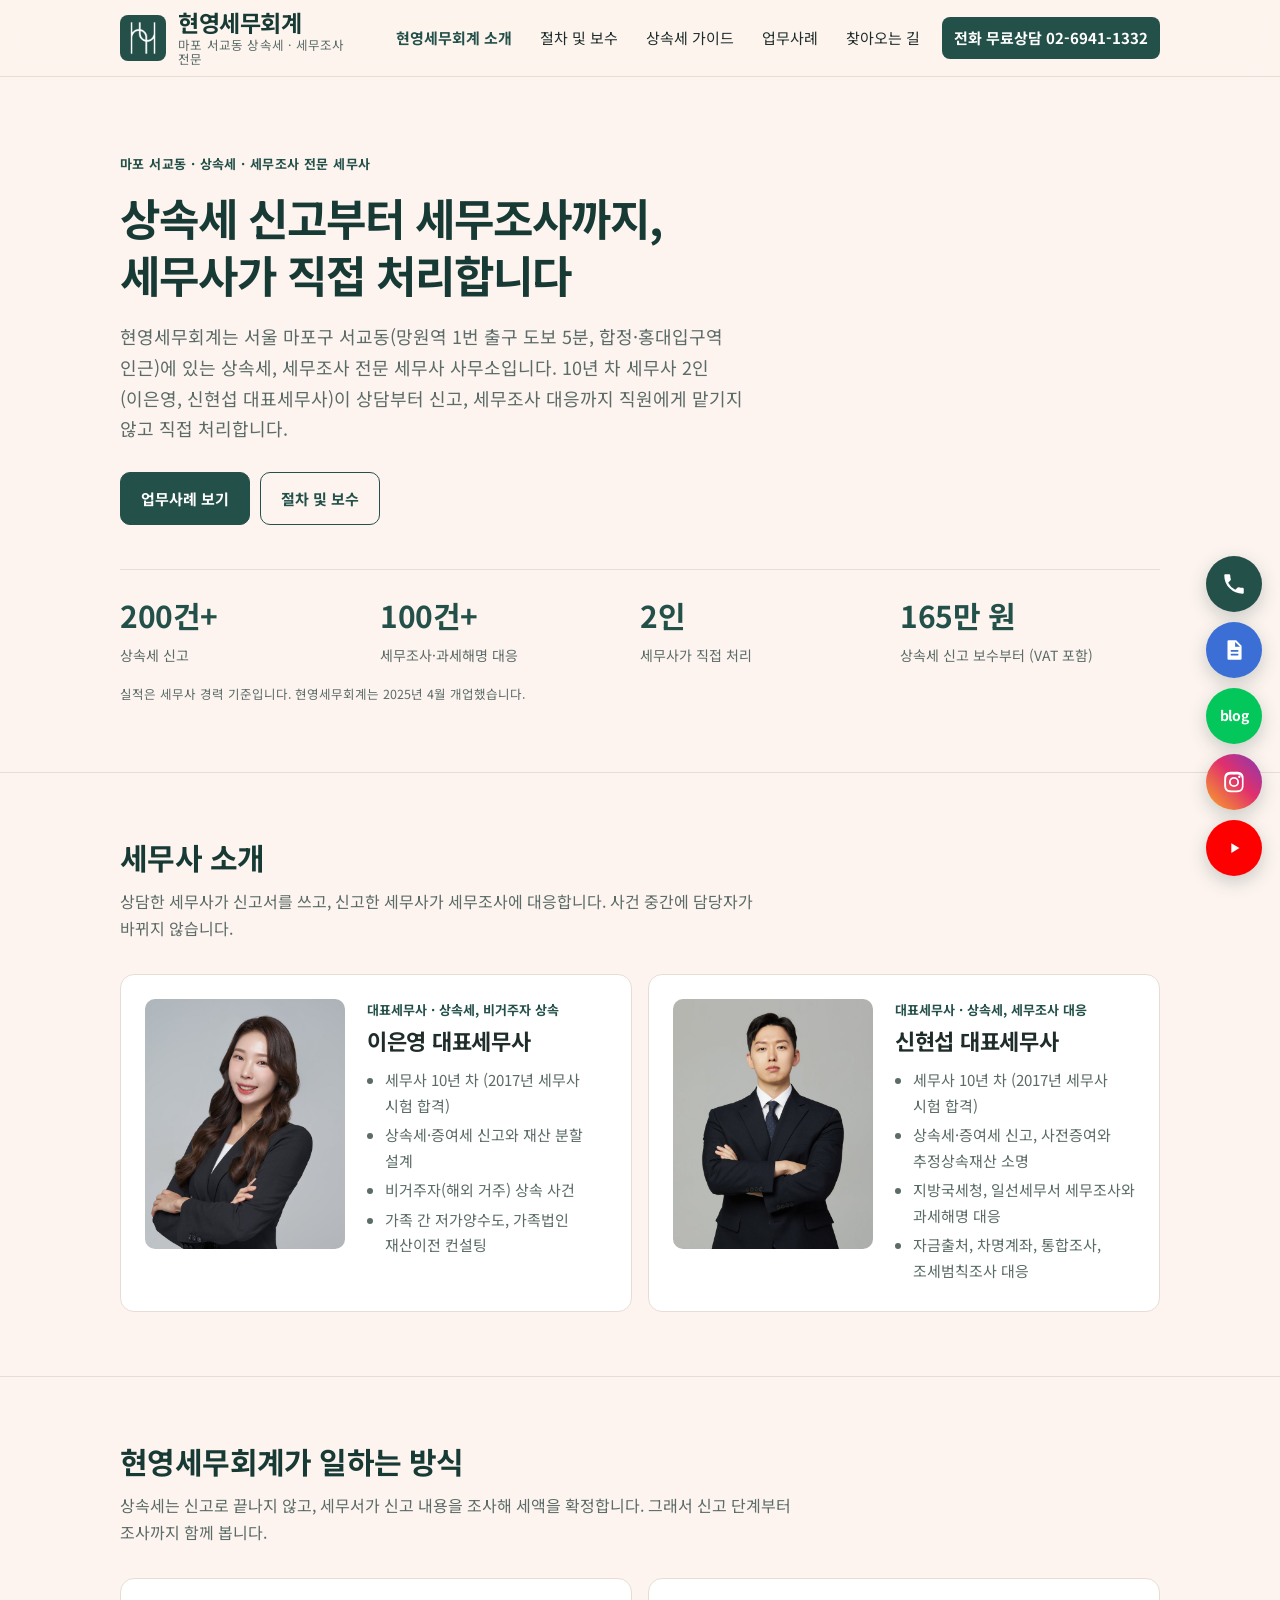
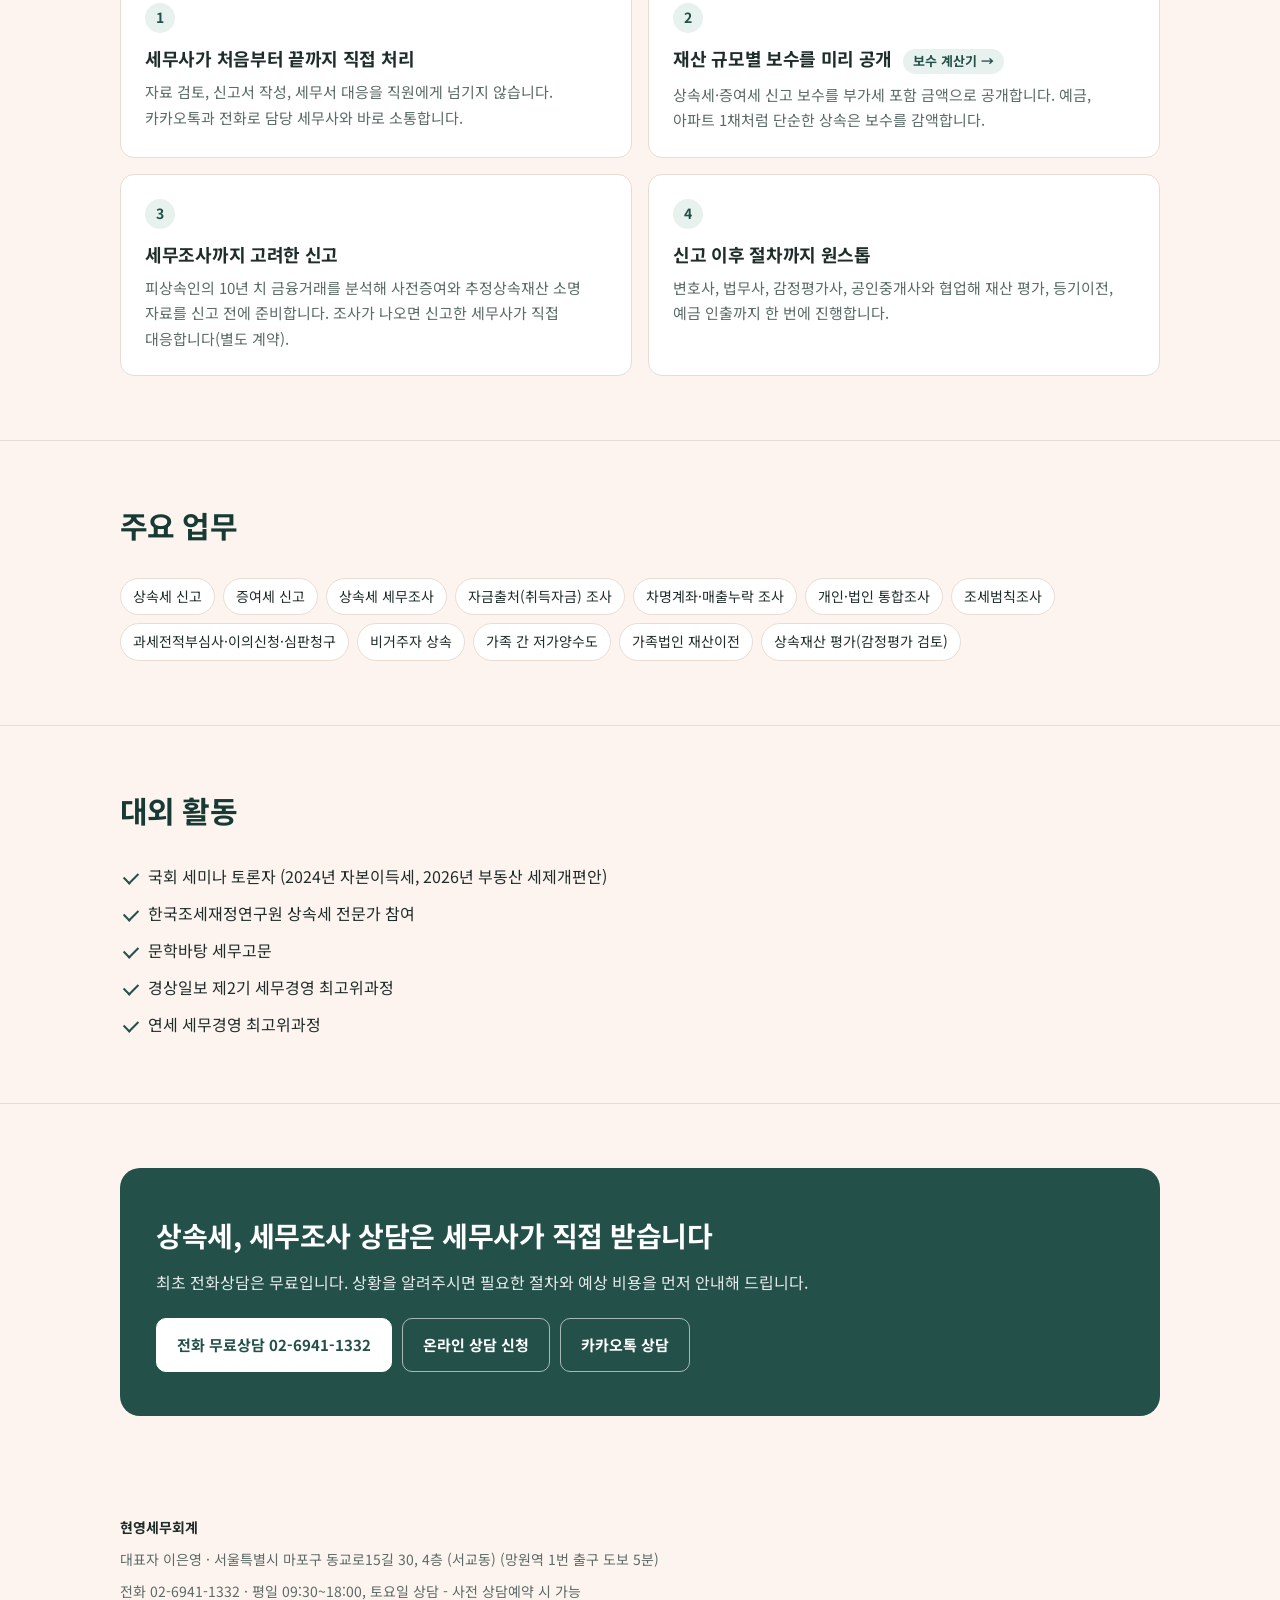
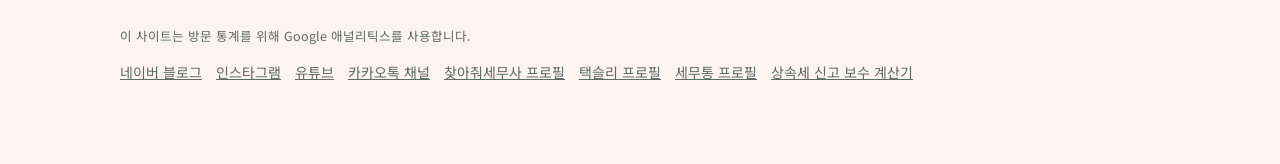
<file: index.html>
<!DOCTYPE html>
<html lang="ko">
<head>
<meta charset="utf-8">
<script>if(/\.github\.io$/.test(location.hostname)){location.replace("https://hyunyoungtax.com"+location.pathname+location.search+location.hash)}</script>
<meta name="viewport" content="width=device-width, initial-scale=1">
<script async src="https://www.googletagmanager.com/gtag/js?id=G-LGJ30CZ3ZZ"></script>
<script>
  window.dataLayer = window.dataLayer || [];
  function gtag(){dataLayer.push(arguments);}
  gtag('js', new Date());
  gtag('config', 'G-LGJ30CZ3ZZ');
</script>
<script src="/js/track.js" defer></script>
<title>현영세무회계 | 마포 서교동 상속세·세무조사 전문 세무사</title>
<meta name="description" content="마포 서교동 상속세·세무조사 전문 세무사. 세무사 2인이 상담부터 조사 대응까지 직접. 상속세 신고 200건, 조사 대응 100건 이상.">
<link rel="canonical" href="https://hyunyoungtax.com/">
<meta property="og:type" content="website">
<meta property="og:title" content="현영세무회계 | 마포 서교동 상속세·세무조사 전문 세무사">
<meta property="og:description" content="마포 서교동 상속세·세무조사 전문 세무사. 세무사 2인이 상담부터 조사 대응까지 직접. 상속세 신고 200건, 조사 대응 100건 이상.">
<meta property="og:url" content="https://hyunyoungtax.com/">
<meta property="og:locale" content="ko_KR">
<meta property="og:site_name" content="현영세무회계">
<meta property="og:image" content="https://hyunyoungtax.com/img/og.jpg">
<meta property="og:image:width" content="1200">
<meta property="og:image:height" content="630">
<meta property="og:image:alt" content="현영세무회계 로고와 상호">
<meta name="twitter:card" content="summary_large_image">
<meta name="twitter:image" content="https://hyunyoungtax.com/img/og.jpg">
<link rel="apple-touch-icon" sizes="180x180" href="img/apple-touch-icon.png">
<link rel="preconnect" href="https://fonts.googleapis.com">
<link href="https://fonts.googleapis.com/css2?family=Noto+Sans+KR:wght@400;500;700&display=swap" rel="stylesheet">
<link rel="stylesheet" href="styles.css?v=202611181703">
<link rel="icon" href="favicon.ico" sizes="any">
<link rel="icon" type="image/png" sizes="48x48" href="favicon.png">
<link rel="icon" type="image/png" sizes="192x192" href="img/icon-192.png">
<script type="application/ld+json">{"@context": "https://schema.org", "@type": "AccountingService", "name": "현영세무회계", "alternateName": ["현영세무회계", "Heritage for You"], "url": "https://hyunyoungtax.com/", "telephone": "+82-2-6941-1332", "description": "마포 서교동 상속세·세무조사 전문 세무사 사무소. 세무사 2인이 상담부터 신고, 세무조사 대응까지 직접 처리합니다.", "address": {"@type": "PostalAddress", "streetAddress": "동교로15길 30, 4층", "addressLocality": "마포구", "addressRegion": "서울특별시", "addressCountry": "KR"}, "openingHoursSpecification": [{"@type": "OpeningHoursSpecification", "dayOfWeek": ["Monday", "Tuesday", "Wednesday", "Thursday", "Friday"], "opens": "09:30", "closes": "18:00"}], "areaServed": ["서울특별시 마포구", "서교동", "합정동", "망원동", "연남동", "상수동", "홍대입구", "서울특별시"], "knowsAbout": ["상속세", "증여세", "상속세 세무조사", "자금출처조사", "비거주자 상속", "조세불복"], "founder": {"@type": "Person", "name": "이은영", "jobTitle": "대표세무사"}, "employee": [{"@type": "Person", "name": "이은영", "jobTitle": "대표세무사"}, {"@type": "Person", "name": "신현섭", "jobTitle": "대표세무사", "sameAs": ["https://taxly.kr/expert/0502-%EC%8B%A0%ED%98%84%EC%84%AD-%EC%84%B8%EB%AC%B4%EC%82%AC", "https://www.semutong.com/experts/1a3029b0-369f-4639-a7f3-e9f3639c8f43", "https://www.findsemusa.com/user/semusa/semusaview.do?semusa_id=3NibvNb0AJ3ZETSLfvhhcQ%3D%3D", "https://www.youtube.com/channel/UCNx93EOrD_FnZDusV8jUmhQ"]}], "logo": "https://hyunyoungtax.com/img/logo.png", "image": "https://hyunyoungtax.com/img/entrance.jpg", "sameAs": ["https://blog.naver.com/heritageforyou", "https://www.instagram.com/hyunyoungtax/", "https://pf.kakao.com/_xnxkGjX", "https://www.youtube.com/channel/UCNx93EOrD_FnZDusV8jUmhQ", "https://www.findsemusa.com/user/semusa/semusaview.do?semusa_id=3NibvNb0AJ3ZETSLfvhhcQ%3D%3D", "https://taxly.kr/expert/0502-%EC%8B%A0%ED%98%84%EC%84%AD-%EC%84%B8%EB%AC%B4%EC%82%AC", "https://www.semutong.com/experts/1a3029b0-369f-4639-a7f3-e9f3639c8f43"]}</script>
<meta name="google-site-verification" content="5lgwe7RFgetMXkqyc2l1Cm2juruPO-6gGKjDF6y0hhU">
<meta name="naver-site-verification" content="aa8fc622920357b5118a07485a8c0a5c2decef26">
<meta name="naver-site-verification" content="1ef184e7614ea6fcb9c5c1ef987f872a7b45dee4">
<script type="application/ld+json">
{"@context":"https://schema.org","@type":"WebSite","name":"현영세무회계","alternateName":["현영세무회계 세무사 신현섭 이은영","Hyunyoung Tax"],"url":"https://hyunyoungtax.com/"}
</script>
</head>
<body>
<header class="hd"><div class="wrap">
  <a class="logo" href="index.html"><img src="img/logo.png" alt="" width="44" height="44"><span><b>현영세무회계</b><small>마포 서교동 상속세 · 세무조사 전문</small></span></a>
  <button class="menu-btn" type="button" aria-expanded="false" aria-controls="nav">메뉴</button>
  <nav class="nav" id="nav"><a href="index.html" aria-current="page">현영세무회계 소개</a><a href="inheritance.html">절차 및 보수</a><a href="guide/">상속세 가이드</a><a href="cases.html">업무사례</a><a href="location.html">찾아오는 길</a><a class="call" href="tel:02-6941-1332">전화 무료상담 02-6941-1332</a></nav>
</div></header>
<main>

<section class="hero"><div class="wrap">
  <span class="eyebrow">마포 서교동 · 상속세 · 세무조사 전문 세무사</span>
  <h1>상속세 신고부터 세무조사까지,<br>세무사가 직접 처리합니다</h1>
  <p class="lead">현영세무회계는 서울 마포구 서교동(망원역 1번 출구 도보 5분, 합정·홍대입구역 인근)에 있는 상속세, 세무조사 전문 세무사 사무소입니다. 10년 차 세무사 2인(이은영, 신현섭 대표세무사)이 상담부터 신고, 세무조사 대응까지 직원에게 맡기지 않고 직접 처리합니다.</p>
  <div class="btns">
    <a class="btn pri" href="cases.html">업무사례 보기</a>
    <a class="btn sec" href="inheritance.html">절차 및 보수</a>
  </div>
  <div class="stats">
    <div class="stat"><b>200건+</b><span>상속세 신고</span></div>
    <div class="stat"><b>100건+</b><span>세무조사·과세해명 대응</span></div>
    <div class="stat"><b>2인</b><span>세무사가 직접 처리</span></div>
    <div class="stat"><b>165만 원</b><span>상속세 신고 보수부터 (VAT 포함)</span></div>
  </div>
  <p class="fine">실적은 세무사 경력 기준입니다. 현영세무회계는 2025년 4월 개업했습니다.</p>
</div></section>

<section class="sec"><div class="wrap">
  <div class="sec-hd">
    <h2>세무사 소개</h2>
    <p>상담한 세무사가 신고서를 쓰고, 신고한 세무사가 세무조사에 대응합니다. 사건 중간에 담당자가 바뀌지 않습니다.</p>
  </div>
  <div class="grid g2">
    <article class="card person">
      <img src="img/lee.jpg" alt="이은영 대표세무사" width="640" height="800" loading="lazy">
      <div>
        <span class="role">대표세무사 · 상속세, 비거주자 상속</span>
        <h3>이은영 대표세무사</h3>
        <ul>
          <li>세무사 10년 차 (2017년 세무사 시험 합격)</li>
          <li>상속세·증여세 신고와 재산 분할 설계</li>
          <li>비거주자(해외 거주) 상속 사건</li>
          <li>가족 간 저가양수도, 가족법인 재산이전 컨설팅</li>
        </ul>
      </div>
    </article>
    <article class="card person">
      <img src="img/shin.jpg" alt="신현섭 대표세무사" width="640" height="800" loading="lazy">
      <div>
        <span class="role">대표세무사 · 상속세, 세무조사 대응</span>
        <h3>신현섭 대표세무사</h3>
        <ul>
          <li>세무사 10년 차 (2017년 세무사 시험 합격)</li>
          <li>상속세·증여세 신고, 사전증여와 추정상속재산 소명</li>
          <li>지방국세청, 일선세무서 세무조사와 과세해명 대응</li>
          <li>자금출처, 차명계좌, 통합조사, 조세범칙조사 대응</li>
        </ul>
      </div>
    </article>
  </div>
</div></section>

<section class="sec"><div class="wrap">
  <div class="sec-hd">
    <h2>현영세무회계가 일하는 방식</h2>
    <p>상속세는 신고로 끝나지 않고, 세무서가 신고 내용을 조사해 세액을 확정합니다. 그래서 신고 단계부터 조사까지 함께 봅니다.</p>
  </div>
  <div class="grid g2">
    <div class="card"><span class="num">1</span><h3>세무사가 처음부터 끝까지 직접 처리</h3><p>자료 검토, 신고서 작성, 세무서 대응을 직원에게 넘기지 않습니다. 카카오톡과 전화로 담당 세무사와 바로 소통합니다.</p></div>
    <div class="card"><span class="num">2</span><h3>재산 규모별 보수를 미리 공개 <a class="jump" href="inheritance.html#fee">보수 계산기</a></h3><p>상속세·증여세 신고 보수를 부가세 포함 금액으로 공개합니다. 예금, 아파트 1채처럼 단순한 상속은 보수를 감액합니다.</p></div>
    <div class="card"><span class="num">3</span><h3>세무조사까지 고려한 신고</h3><p>피상속인의 10년 치 금융거래를 분석해 사전증여와 추정상속재산 소명 자료를 신고 전에 준비합니다. 조사가 나오면 신고한 세무사가 직접 대응합니다(별도 계약).</p></div>
    <div class="card"><span class="num">4</span><h3>신고 이후 절차까지 원스톱</h3><p>변호사, 법무사, 감정평가사, 공인중개사와 협업해 재산 평가, 등기이전, 예금 인출까지 한 번에 진행합니다.</p></div>
  </div>
</div></section>

<section class="sec"><div class="wrap">
  <div class="sec-hd"><h2>주요 업무</h2></div>
  <div class="tags">
    <span class="tag">상속세 신고</span><span class="tag">증여세 신고</span><span class="tag">상속세 세무조사</span>
    <span class="tag">자금출처(취득자금) 조사</span><span class="tag">차명계좌·매출누락 조사</span><span class="tag">개인·법인 통합조사</span>
    <span class="tag">조세범칙조사</span><span class="tag">과세전적부심사·이의신청·심판청구</span><span class="tag">비거주자 상속</span>
    <span class="tag">가족 간 저가양수도</span><span class="tag">가족법인 재산이전</span><span class="tag">상속재산 평가(감정평가 검토)</span>
  </div>
</div></section>

<section class="sec"><div class="wrap">
  <div class="sec-hd"><h2>대외 활동</h2></div>
  <ul class="check">
    <li>국회 세미나 토론자 (2024년 자본이득세, 2026년 부동산 세제개편안)</li>
    <li>한국조세재정연구원 상속세 전문가 참여</li>
    <li>문학바탕 세무고문</li>
    <li>경상일보 제2기 세무경영 최고위과정</li>
    <li>연세 세무경영 최고위과정</li>
  </ul>
</div></section>

<div class="wrap"><div class="cta">
  <h2>상속세, 세무조사 상담은 세무사가 직접 받습니다</h2>
  <p>최초 전화상담은 무료입니다. 상황을 알려주시면 필요한 절차와 예상 비용을 먼저 안내해 드립니다.</p>
  <div class="btns">
    <a class="btn pri" href="tel:02-6941-1332">전화 무료상담 02-6941-1332</a>
    <a class="btn sec" href="https://forms.gle/SSaCHjCDCBZCVqXTA" target="_blank" rel="noopener">온라인 상담 신청</a>
    <a class="btn sec" href="https://pf.kakao.com/_xnxkGjX" target="_blank" rel="noopener">카카오톡 상담</a>
  </div>
</div></div>
</main>
<nav class="fab" aria-label="바로 연결">
  <a class="f-tel" href="tel:02-6941-1332" aria-label="전화 연결 02-6941-1332"><svg viewBox="0 0 24 24" aria-hidden="true"><path d="M6.6 10.8a15.1 15.1 0 0 0 6.6 6.6l2.2-2.2a1 1 0 0 1 1-.25 11.4 11.4 0 0 0 3.6.57 1 1 0 0 1 1 1V20a1 1 0 0 1-1 1A17 17 0 0 1 3 4a1 1 0 0 1 1-1h3.5a1 1 0 0 1 1 1c0 1.25.2 2.46.57 3.6a1 1 0 0 1-.25 1z"/></svg><span>전화 연결</span></a>
  <a class="f-form" href="https://forms.gle/SSaCHjCDCBZCVqXTA" target="_blank" rel="noopener" aria-label="온라인 상담 신청"><svg viewBox="0 0 24 24" aria-hidden="true"><path d="M7 3h7l5 5v12a1 1 0 0 1-1 1H7a1 1 0 0 1-1-1V4a1 1 0 0 1 1-1zm6 1.5V9h4.5zM9 12v1.6h7V12zm0 3.4V17h7v-1.6z"/></svg><span>상담 신청</span></a>
  <a class="f-blog" href="https://blog.naver.com/heritageforyou" target="_blank" rel="noopener" aria-label="네이버 블로그"><b aria-hidden="true">blog</b><span>블로그</span></a>
  <a class="f-ig" href="https://www.instagram.com/hyunyoungtax/" target="_blank" rel="noopener" aria-label="인스타그램"><svg viewBox="0 0 24 24" aria-hidden="true"><path d="M12 7.3A4.7 4.7 0 1 0 12 16.7 4.7 4.7 0 0 0 12 7.3zm0 7.7a3 3 0 1 1 0-6 3 3 0 0 1 0 6zm4.9-8.9a1.1 1.1 0 1 0 0 2.2 1.1 1.1 0 0 0 0-2.2zM20.9 8c-.1-1.5-.4-2.8-1.5-3.9S17 2.6 15.5 2.5C14 2.4 10 2.4 8.5 2.5 7 2.6 5.6 2.9 4.6 4S3.1 6.5 3 8c-.1 1.5-.1 6.5 0 8 .1 1.5.4 2.8 1.5 3.9s2.4 1.4 3.9 1.5c1.5.1 5.5.1 7 0 1.5-.1 2.8-.4 3.9-1.5s1.4-2.4 1.5-3.9c.1-1.5.1-6.5 0-8zm-2 9.7a3 3 0 0 1-1.7 1.7c-1.2.5-4 .4-5.2.4s-4 .1-5.2-.4a3 3 0 0 1-1.7-1.7c-.5-1.2-.4-4-.4-5.2s-.1-4 .4-5.2a3 3 0 0 1 1.7-1.7c1.2-.5 4-.4 5.2-.4s4-.1 5.2.4a3 3 0 0 1 1.7 1.7c.5 1.2.4 4 .4 5.2s.1 4-.4 5.2z"/></svg><span>인스타그램</span></a>
  <a class="f-yt" href="https://www.youtube.com/@%EC%8B%A0%ED%98%84%EC%84%AD%EC%84%B8%EB%AC%B4%EC%82%AC" target="_blank" rel="noopener" aria-label="유튜브 채널"><svg viewBox="0 0 24 24" aria-hidden="true"><path d="M9.5 7.5v9l7.5-4.5z"/></svg><span>유튜브</span></a>
</nav>
<footer class="ft"><div class="wrap">
  <b>현영세무회계</b>
  <span>대표자 이은영 · 서울특별시 마포구 동교로15길 30, 4층 (서교동) (망원역 1번 출구 도보 5분)</span>
  <span>전화 02-6941-1332 · 평일 09:30~18:00, 토요일 상담 - 사전 상담예약 시 가능</span>
  <span class="fine">이 사이트는 방문 통계를 위해 Google 애널리틱스를 사용합니다.</span>
  <div class="links">
    <a href="https://blog.naver.com/heritageforyou" target="_blank" rel="noopener">네이버 블로그</a>
    <a href="https://www.instagram.com/hyunyoungtax/" target="_blank" rel="noopener">인스타그램</a>
    <a href="https://www.youtube.com/@%EC%8B%A0%ED%98%84%EC%84%AD%EC%84%B8%EB%AC%B4%EC%82%AC" target="_blank" rel="noopener">유튜브</a>
    <a href="https://pf.kakao.com/_xnxkGjX" target="_blank" rel="noopener">카카오톡 채널</a>
    <a href="https://www.findsemusa.com/user/semusa/semusaview.do?semusa_id=3NibvNb0AJ3ZETSLfvhhcQ%3D%3D" target="_blank" rel="noopener">찾아줘세무사 프로필</a>
    <a href="https://taxly.kr/expert/0502-%EC%8B%A0%ED%98%84%EC%84%AD-%EC%84%B8%EB%AC%B4%EC%82%AC" target="_blank" rel="noopener">택슬리 프로필</a>
    <a href="https://www.semutong.com/experts/1a3029b0-369f-4639-a7f3-e9f3639c8f43" target="_blank" rel="noopener">세무통 프로필</a>
    <a href="inheritance.html#fee">상속세 신고 보수 계산기</a>
  </div>
</div></footer>
<script>
var b=document.querySelector('.menu-btn'),n=document.getElementById('nav');
b.addEventListener('click',function(){var o=n.classList.toggle('open');b.setAttribute('aria-expanded',o)});
</script>
</body>
</html>
</file>
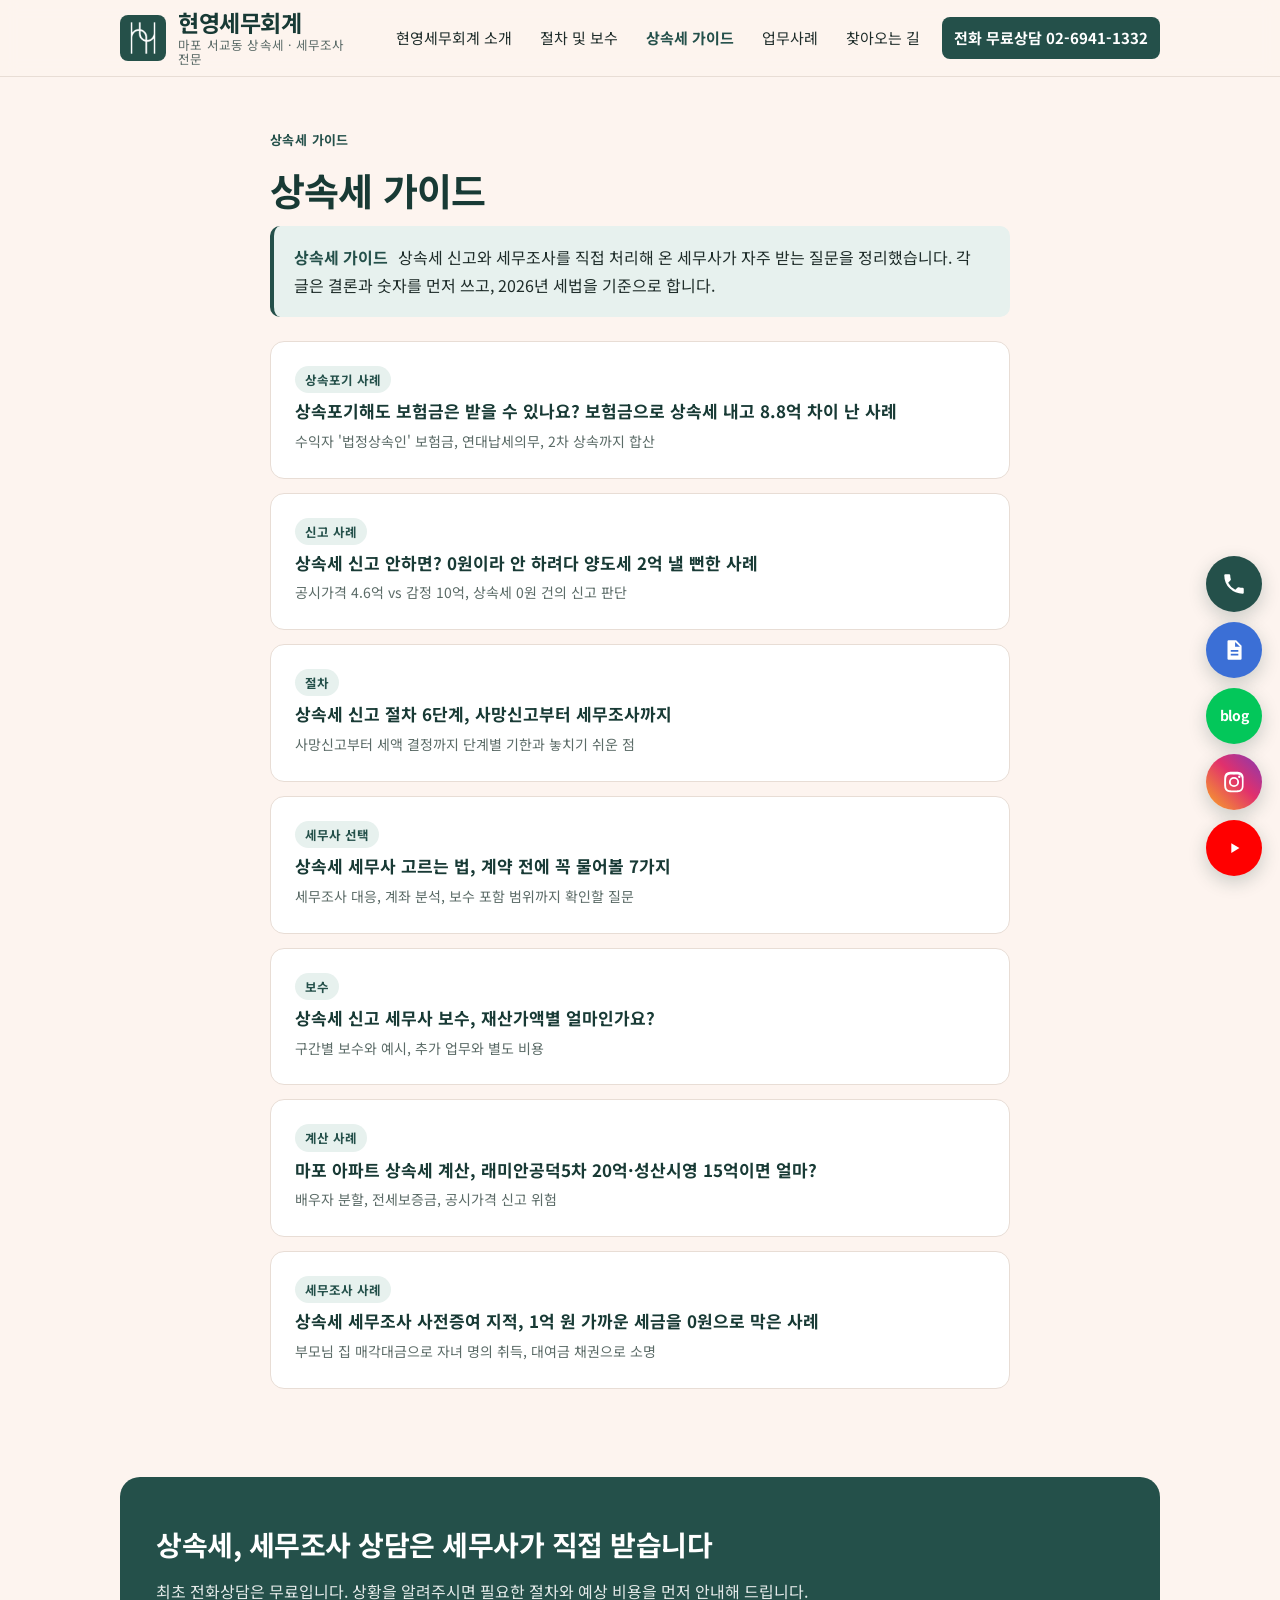
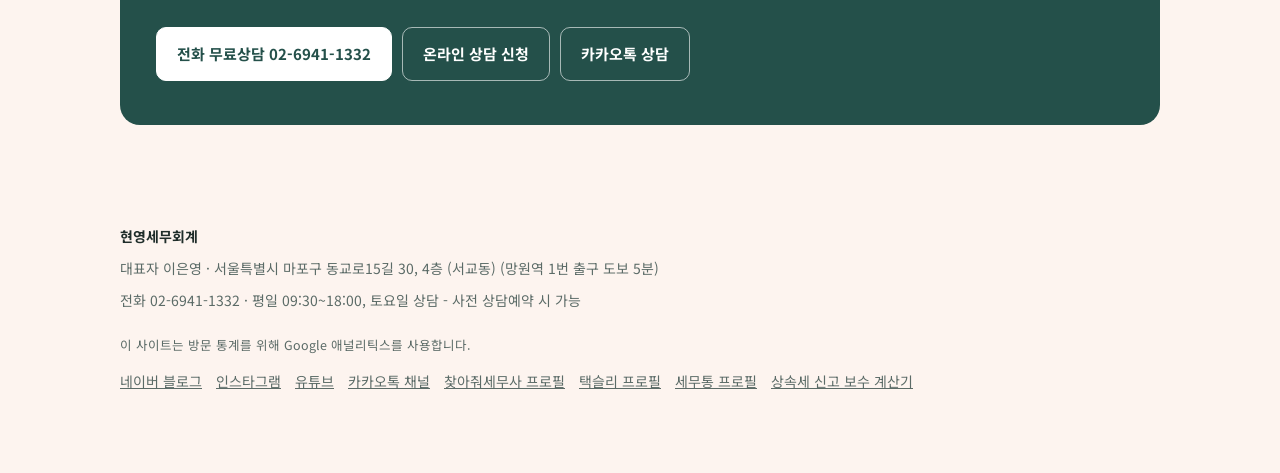
<file: guide/index.html>
<!DOCTYPE html>
<html lang="ko">
<head>
<meta charset="utf-8">
<script>if(/\.github\.io$/.test(location.hostname)){location.replace("https://hyunyoungtax.com"+location.pathname+location.search+location.hash)}</script>
<meta name="viewport" content="width=device-width, initial-scale=1">
<script async src="https://www.googletagmanager.com/gtag/js?id=G-LGJ30CZ3ZZ"></script>
<script>
  window.dataLayer = window.dataLayer || [];
  function gtag(){dataLayer.push(arguments);}
  gtag('js', new Date());
  gtag('config', 'G-LGJ30CZ3ZZ');
</script>
<script src="/js/track.js" defer></script>
<title>상속세 가이드 | 마포 상속세 세무사 현영세무회계</title>
<meta name="description" content="상속세 신고 절차, 세무사 고르는 법, 신고 보수, 마포 아파트 상속세 계산, 세무조사 사례. 현영세무회계 상속세 가이드.">
<link rel="canonical" href="https://hyunyoungtax.com/guide/">
<meta property="og:type" content="website">
<meta property="og:title" content="상속세 가이드 | 마포 상속세 세무사 현영세무회계">
<meta property="og:description" content="상속세 신고 절차, 세무사 고르는 법, 신고 보수, 마포 아파트 상속세 계산, 세무조사 사례. 현영세무회계 상속세 가이드.">
<meta property="og:url" content="https://hyunyoungtax.com/guide/">
<meta property="og:locale" content="ko_KR">
<meta property="og:site_name" content="현영세무회계">
<meta property="og:image" content="https://hyunyoungtax.com/img/og.jpg">
<meta property="og:image:width" content="1200">
<meta property="og:image:height" content="630">
<meta property="og:image:alt" content="현영세무회계 로고와 상호">
<meta name="twitter:card" content="summary_large_image">
<meta name="twitter:image" content="https://hyunyoungtax.com/img/og.jpg">
<link rel="apple-touch-icon" sizes="180x180" href="../img/apple-touch-icon.png">
<link rel="preconnect" href="https://fonts.googleapis.com">
<link href="https://fonts.googleapis.com/css2?family=Noto+Sans+KR:wght@400;500;700&display=swap" rel="stylesheet">
<link rel="stylesheet" href="../styles.css?v=202611181703">
<link rel="icon" href="../favicon.ico" sizes="any">
<link rel="icon" type="image/png" sizes="48x48" href="../favicon.png">
<link rel="icon" type="image/png" sizes="192x192" href="../img/icon-192.png">

<meta name="google-site-verification" content="5lgwe7RFgetMXkqyc2l1Cm2juruPO-6gGKjDF6y0hhU">
<meta name="naver-site-verification" content="aa8fc622920357b5118a07485a8c0a5c2decef26">
</head>
<body>
<header class="hd"><div class="wrap">
  <a class="logo" href="../index.html"><img src="../img/logo.png" alt="" width="44" height="44"><span><b>현영세무회계</b><small>마포 서교동 상속세 · 세무조사 전문</small></span></a>
  <button class="menu-btn" type="button" aria-expanded="false" aria-controls="nav">메뉴</button>
  <nav class="nav" id="nav"><a href="../index.html">현영세무회계 소개</a><a href="../inheritance.html">절차 및 보수</a><a href="../guide/" aria-current="page">상속세 가이드</a><a href="../cases.html">업무사례</a><a href="../location.html">찾아오는 길</a><a class="call" href="tel:02-6941-1332">전화 무료상담 02-6941-1332</a></nav>
</div></header>
<main>
<article class="guide"><div class="wrap">
<header class="g-hd">
  <span class="eyebrow">상속세 가이드</span>
  <h1>상속세 가이드</h1>
  
</header>

<div class="g-sum"><p><b>상속세 가이드</b> 상속세 신고와 세무조사를 직접 처리해 온 세무사가 자주 받는 질문을 정리했습니다. 각 글은 결론과 숫자를 먼저 쓰고, 2026년 세법을 기준으로 합니다.</p></div>
<div class="g-list"><a class="card g-card" href="inheritance-renunciation-insurance.html"><span class="g-k">상속포기 사례</span><b>상속포기해도 보험금은 받을 수 있나요? 보험금으로 상속세 내고 8.8억 차이 난 사례</b><span>수익자 '법정상속인' 보험금, 연대납세의무, 2차 상속까지 합산</span></a><a class="card g-card" href="inheritance-tax-not-filing.html"><span class="g-k">신고 사례</span><b>상속세 신고 안하면? 0원이라 안 하려다 양도세 2억 낼 뻔한 사례</b><span>공시가격 4.6억 vs 감정 10억, 상속세 0원 건의 신고 판단</span></a><a class="card g-card" href="inheritance-tax-process.html"><span class="g-k">절차</span><b>상속세 신고 절차 6단계, 사망신고부터 세무조사까지</b><span>사망신고부터 세액 결정까지 단계별 기한과 놓치기 쉬운 점</span></a><a class="card g-card" href="choosing-inheritance-tax-accountant.html"><span class="g-k">세무사 선택</span><b>상속세 세무사 고르는 법, 계약 전에 꼭 물어볼 7가지</b><span>세무조사 대응, 계좌 분석, 보수 포함 범위까지 확인할 질문</span></a><a class="card g-card" href="inheritance-tax-fee.html"><span class="g-k">보수</span><b>상속세 신고 세무사 보수, 재산가액별 얼마인가요?</b><span>구간별 보수와 예시, 추가 업무와 별도 비용</span></a><a class="card g-card" href="mapo-apartment-inheritance-tax.html"><span class="g-k">계산 사례</span><b>마포 아파트 상속세 계산, 래미안공덕5차 20억·성산시영 15억이면 얼마?</b><span>배우자 분할, 전세보증금, 공시가격 신고 위험</span></a><a class="card g-card" href="inheritance-tax-audit-prior-gift.html"><span class="g-k">세무조사 사례</span><b>상속세 세무조사 사전증여 지적, 1억 원 가까운 세금을 0원으로 막은 사례</b><span>부모님 집 매각대금으로 자녀 명의 취득, 대여금 채권으로 소명</span></a></div>


</div></article>
<div class="wrap"><div class="cta">
  <h2>상속세, 세무조사 상담은 세무사가 직접 받습니다</h2>
  <p>최초 전화상담은 무료입니다. 상황을 알려주시면 필요한 절차와 예상 비용을 먼저 안내해 드립니다.</p>
  <div class="btns">
    <a class="btn pri" href="tel:02-6941-1332">전화 무료상담 02-6941-1332</a>
    <a class="btn sec" href="https://forms.gle/SSaCHjCDCBZCVqXTA" target="_blank" rel="noopener">온라인 상담 신청</a>
    <a class="btn sec" href="https://pf.kakao.com/_xnxkGjX" target="_blank" rel="noopener">카카오톡 상담</a>
  </div>
</div></div>
</main>
<nav class="fab" aria-label="바로 연결">
  <a class="f-tel" href="tel:02-6941-1332" aria-label="전화 연결 02-6941-1332"><svg viewBox="0 0 24 24" aria-hidden="true"><path d="M6.6 10.8a15.1 15.1 0 0 0 6.6 6.6l2.2-2.2a1 1 0 0 1 1-.25 11.4 11.4 0 0 0 3.6.57 1 1 0 0 1 1 1V20a1 1 0 0 1-1 1A17 17 0 0 1 3 4a1 1 0 0 1 1-1h3.5a1 1 0 0 1 1 1c0 1.25.2 2.46.57 3.6a1 1 0 0 1-.25 1z"/></svg><span>전화 연결</span></a>
  <a class="f-form" href="https://forms.gle/SSaCHjCDCBZCVqXTA" target="_blank" rel="noopener" aria-label="온라인 상담 신청"><svg viewBox="0 0 24 24" aria-hidden="true"><path d="M7 3h7l5 5v12a1 1 0 0 1-1 1H7a1 1 0 0 1-1-1V4a1 1 0 0 1 1-1zm6 1.5V9h4.5zM9 12v1.6h7V12zm0 3.4V17h7v-1.6z"/></svg><span>상담 신청</span></a>
  <a class="f-blog" href="https://blog.naver.com/heritageforyou" target="_blank" rel="noopener" aria-label="네이버 블로그"><b aria-hidden="true">blog</b><span>블로그</span></a>
  <a class="f-ig" href="https://www.instagram.com/hyunyoungtax/" target="_blank" rel="noopener" aria-label="인스타그램"><svg viewBox="0 0 24 24" aria-hidden="true"><path d="M12 7.3A4.7 4.7 0 1 0 12 16.7 4.7 4.7 0 0 0 12 7.3zm0 7.7a3 3 0 1 1 0-6 3 3 0 0 1 0 6zm4.9-8.9a1.1 1.1 0 1 0 0 2.2 1.1 1.1 0 0 0 0-2.2zM20.9 8c-.1-1.5-.4-2.8-1.5-3.9S17 2.6 15.5 2.5C14 2.4 10 2.4 8.5 2.5 7 2.6 5.6 2.9 4.6 4S3.1 6.5 3 8c-.1 1.5-.1 6.5 0 8 .1 1.5.4 2.8 1.5 3.9s2.4 1.4 3.9 1.5c1.5.1 5.5.1 7 0 1.5-.1 2.8-.4 3.9-1.5s1.4-2.4 1.5-3.9c.1-1.5.1-6.5 0-8zm-2 9.7a3 3 0 0 1-1.7 1.7c-1.2.5-4 .4-5.2.4s-4 .1-5.2-.4a3 3 0 0 1-1.7-1.7c-.5-1.2-.4-4-.4-5.2s-.1-4 .4-5.2a3 3 0 0 1 1.7-1.7c1.2-.5 4-.4 5.2-.4s4-.1 5.2.4a3 3 0 0 1 1.7 1.7c.5 1.2.4 4 .4 5.2s.1 4-.4 5.2z"/></svg><span>인스타그램</span></a>
  <a class="f-yt" href="https://www.youtube.com/@%EC%8B%A0%ED%98%84%EC%84%AD%EC%84%B8%EB%AC%B4%EC%82%AC" target="_blank" rel="noopener" aria-label="유튜브 채널"><svg viewBox="0 0 24 24" aria-hidden="true"><path d="M9.5 7.5v9l7.5-4.5z"/></svg><span>유튜브</span></a>
</nav>
<footer class="ft"><div class="wrap">
  <b>현영세무회계</b>
  <span>대표자 이은영 · 서울특별시 마포구 동교로15길 30, 4층 (서교동) (망원역 1번 출구 도보 5분)</span>
  <span>전화 02-6941-1332 · 평일 09:30~18:00, 토요일 상담 - 사전 상담예약 시 가능</span>
  <span class="fine">이 사이트는 방문 통계를 위해 Google 애널리틱스를 사용합니다.</span>
  <div class="links">
    <a href="https://blog.naver.com/heritageforyou" target="_blank" rel="noopener">네이버 블로그</a>
    <a href="https://www.instagram.com/hyunyoungtax/" target="_blank" rel="noopener">인스타그램</a>
    <a href="https://www.youtube.com/@%EC%8B%A0%ED%98%84%EC%84%AD%EC%84%B8%EB%AC%B4%EC%82%AC" target="_blank" rel="noopener">유튜브</a>
    <a href="https://pf.kakao.com/_xnxkGjX" target="_blank" rel="noopener">카카오톡 채널</a>
    <a href="https://www.findsemusa.com/user/semusa/semusaview.do?semusa_id=3NibvNb0AJ3ZETSLfvhhcQ%3D%3D" target="_blank" rel="noopener">찾아줘세무사 프로필</a>
    <a href="https://taxly.kr/expert/0502-%EC%8B%A0%ED%98%84%EC%84%AD-%EC%84%B8%EB%AC%B4%EC%82%AC" target="_blank" rel="noopener">택슬리 프로필</a>
    <a href="https://www.semutong.com/experts/1a3029b0-369f-4639-a7f3-e9f3639c8f43" target="_blank" rel="noopener">세무통 프로필</a>
    <a href="../inheritance.html#fee">상속세 신고 보수 계산기</a>
  </div>
</div></footer>
<script>
var b=document.querySelector('.menu-btn'),n=document.getElementById('nav');
b.addEventListener('click',function(){var o=n.classList.toggle('open');b.setAttribute('aria-expanded',o)});
</script>
<script>
document.querySelectorAll('.hs-nav').forEach(function(n){var r=n.nextElementSibling;
 n.querySelectorAll('.hs-b').forEach(function(b){b.addEventListener('click',function(){r.scrollBy({left:(+b.dataset.d)*r.clientWidth*0.8,behavior:'smooth'})})})});
</script>
</body>
</html>
</file>
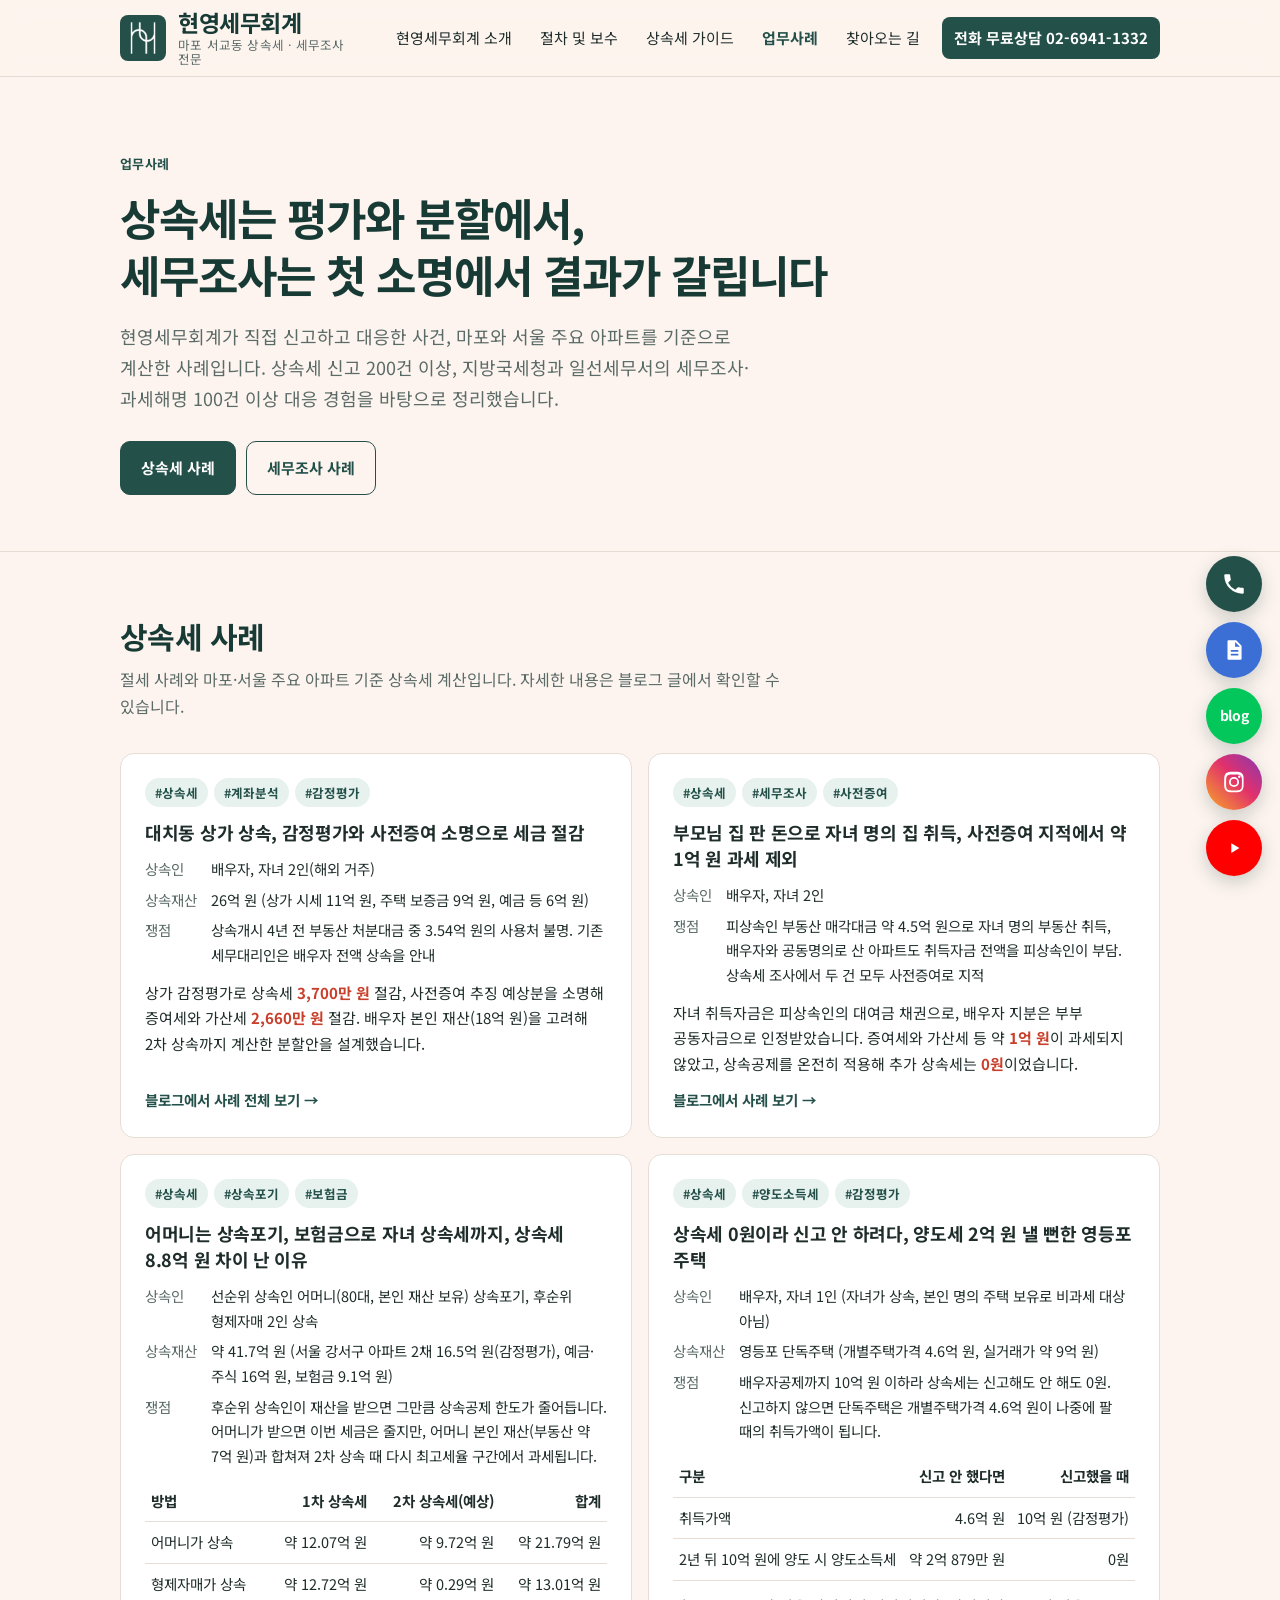
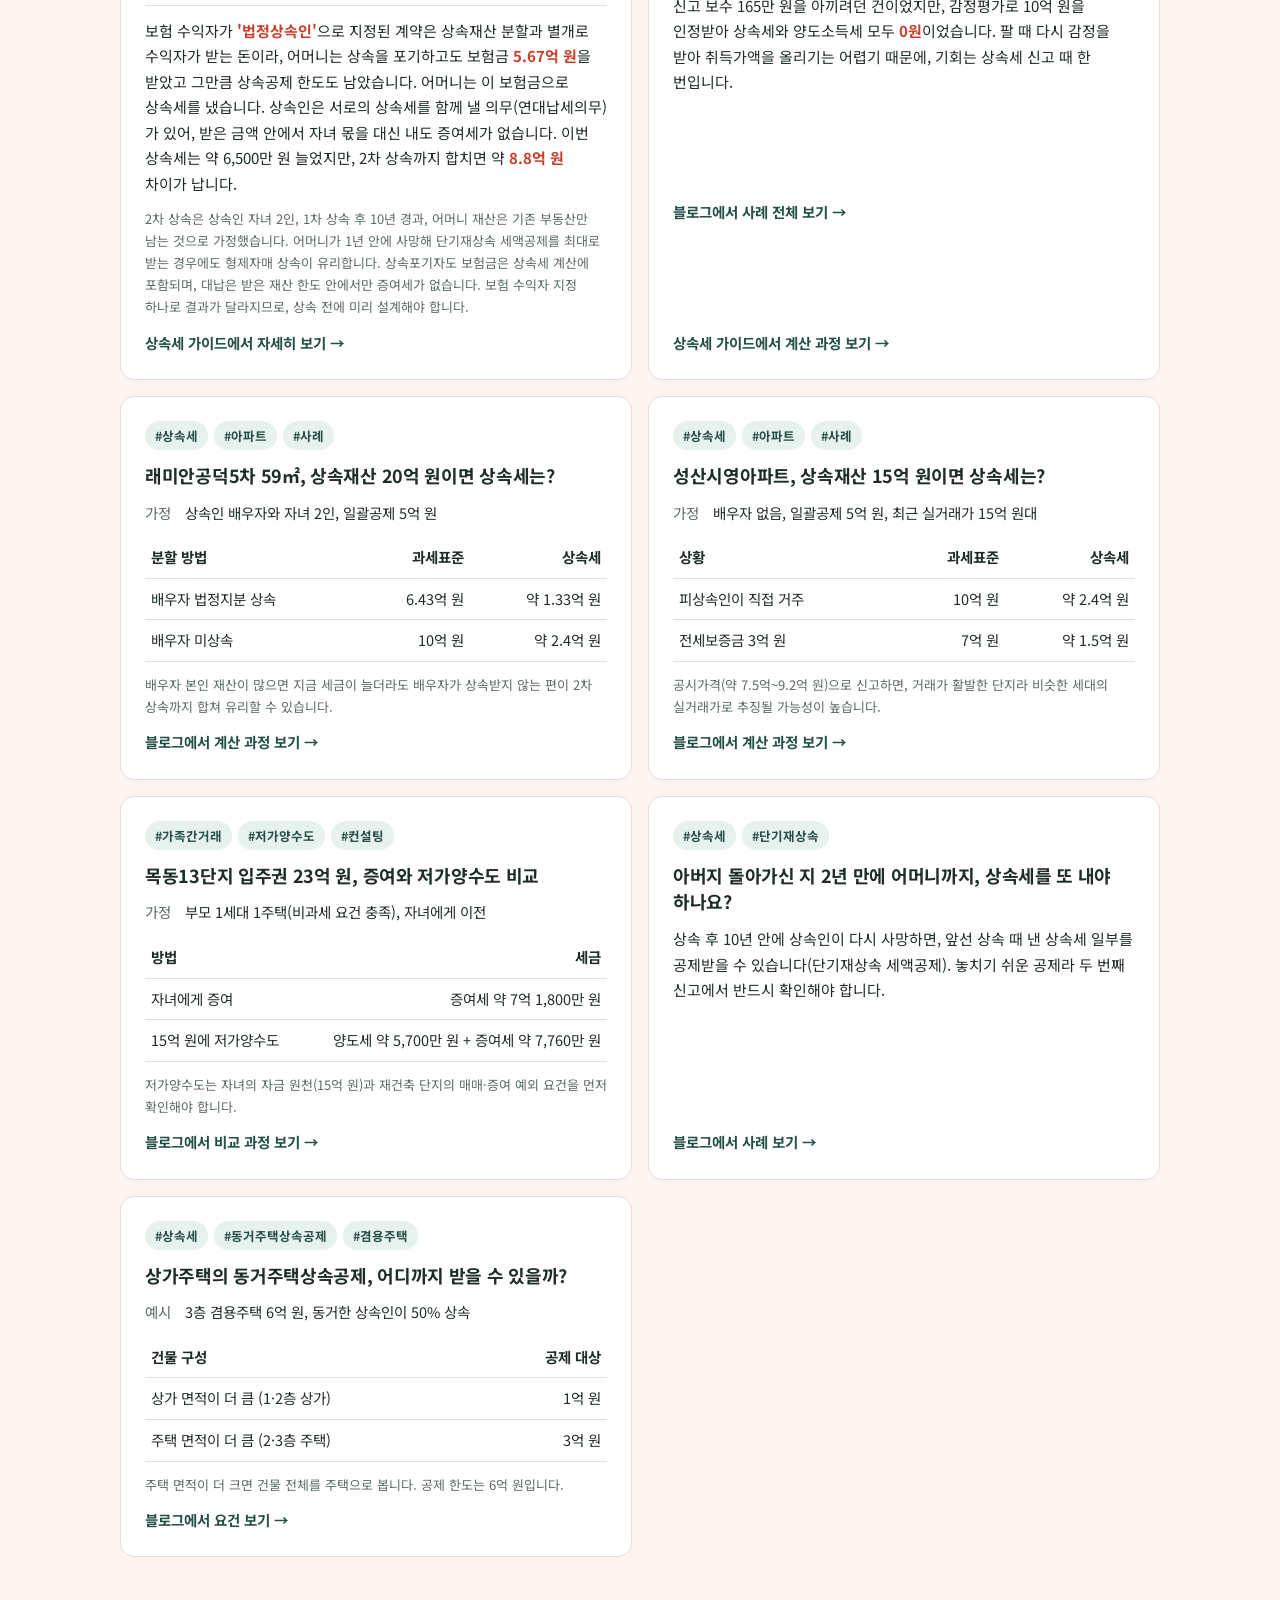
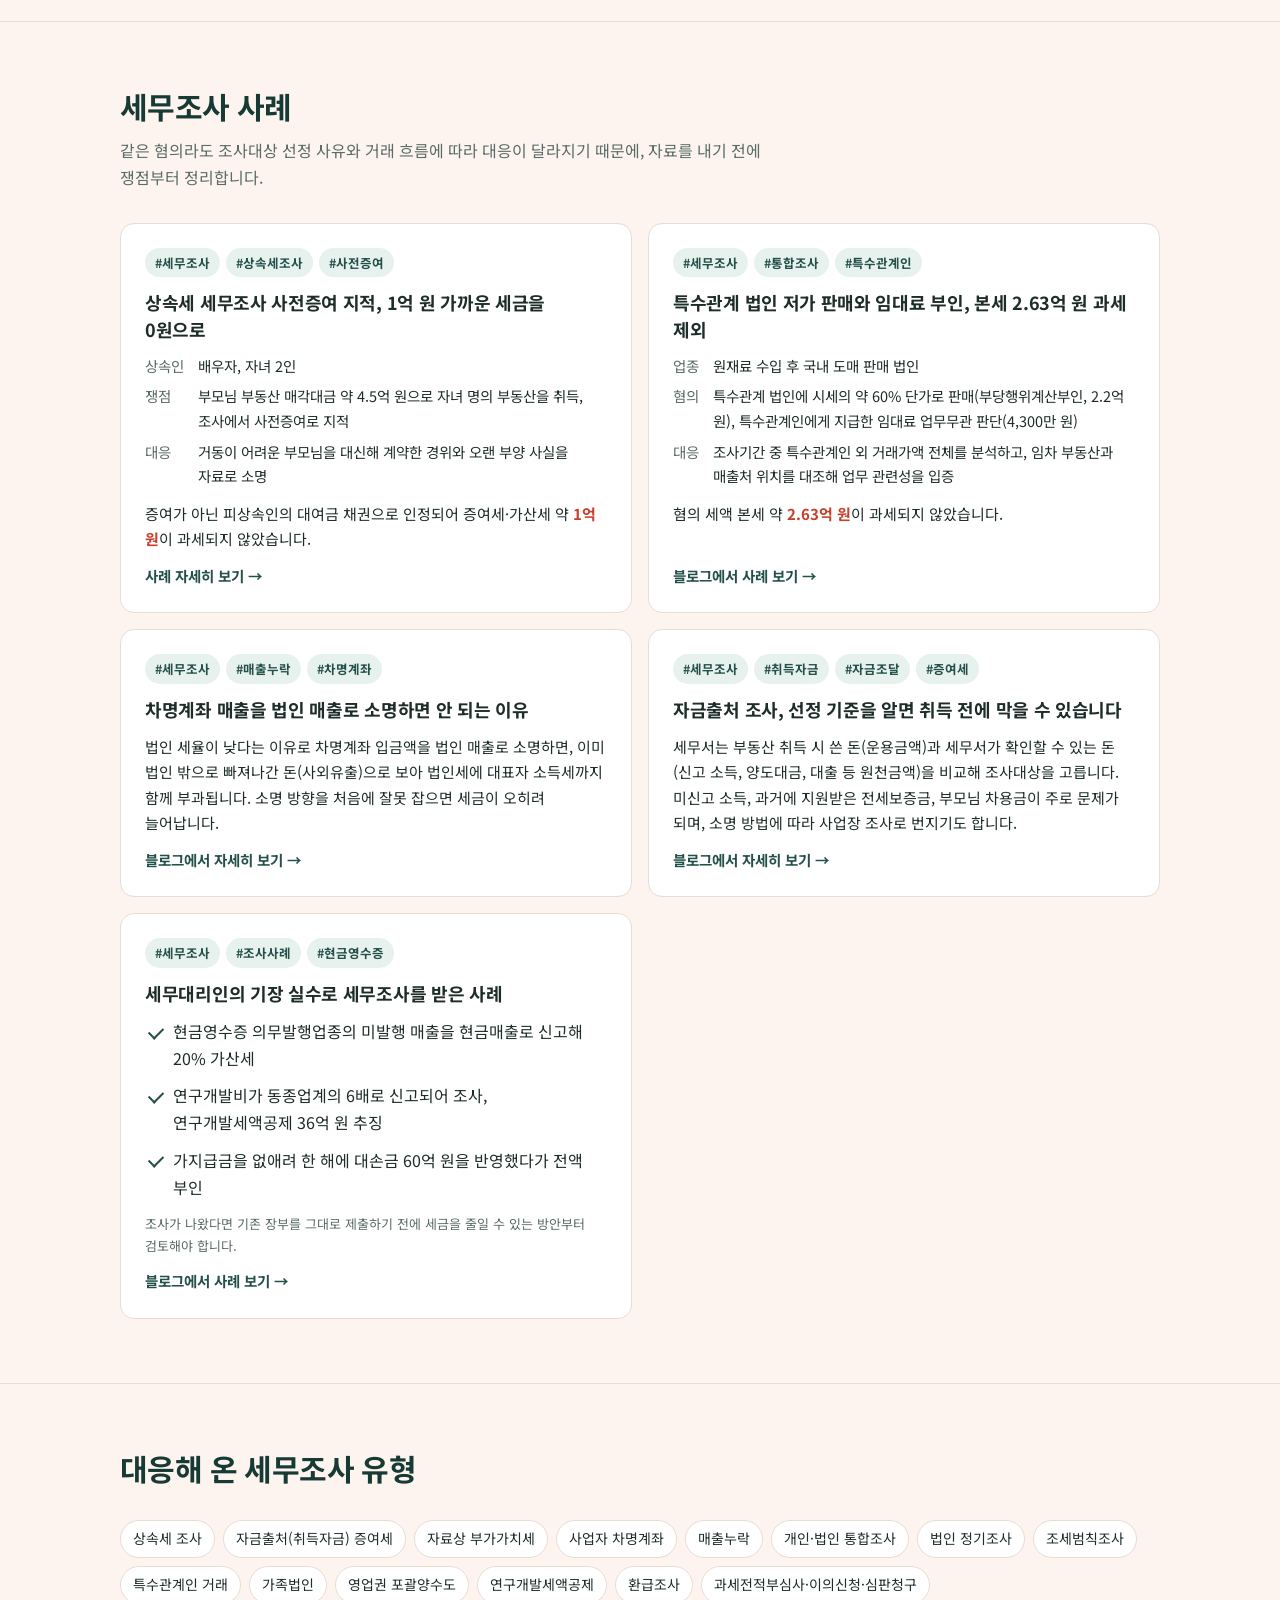
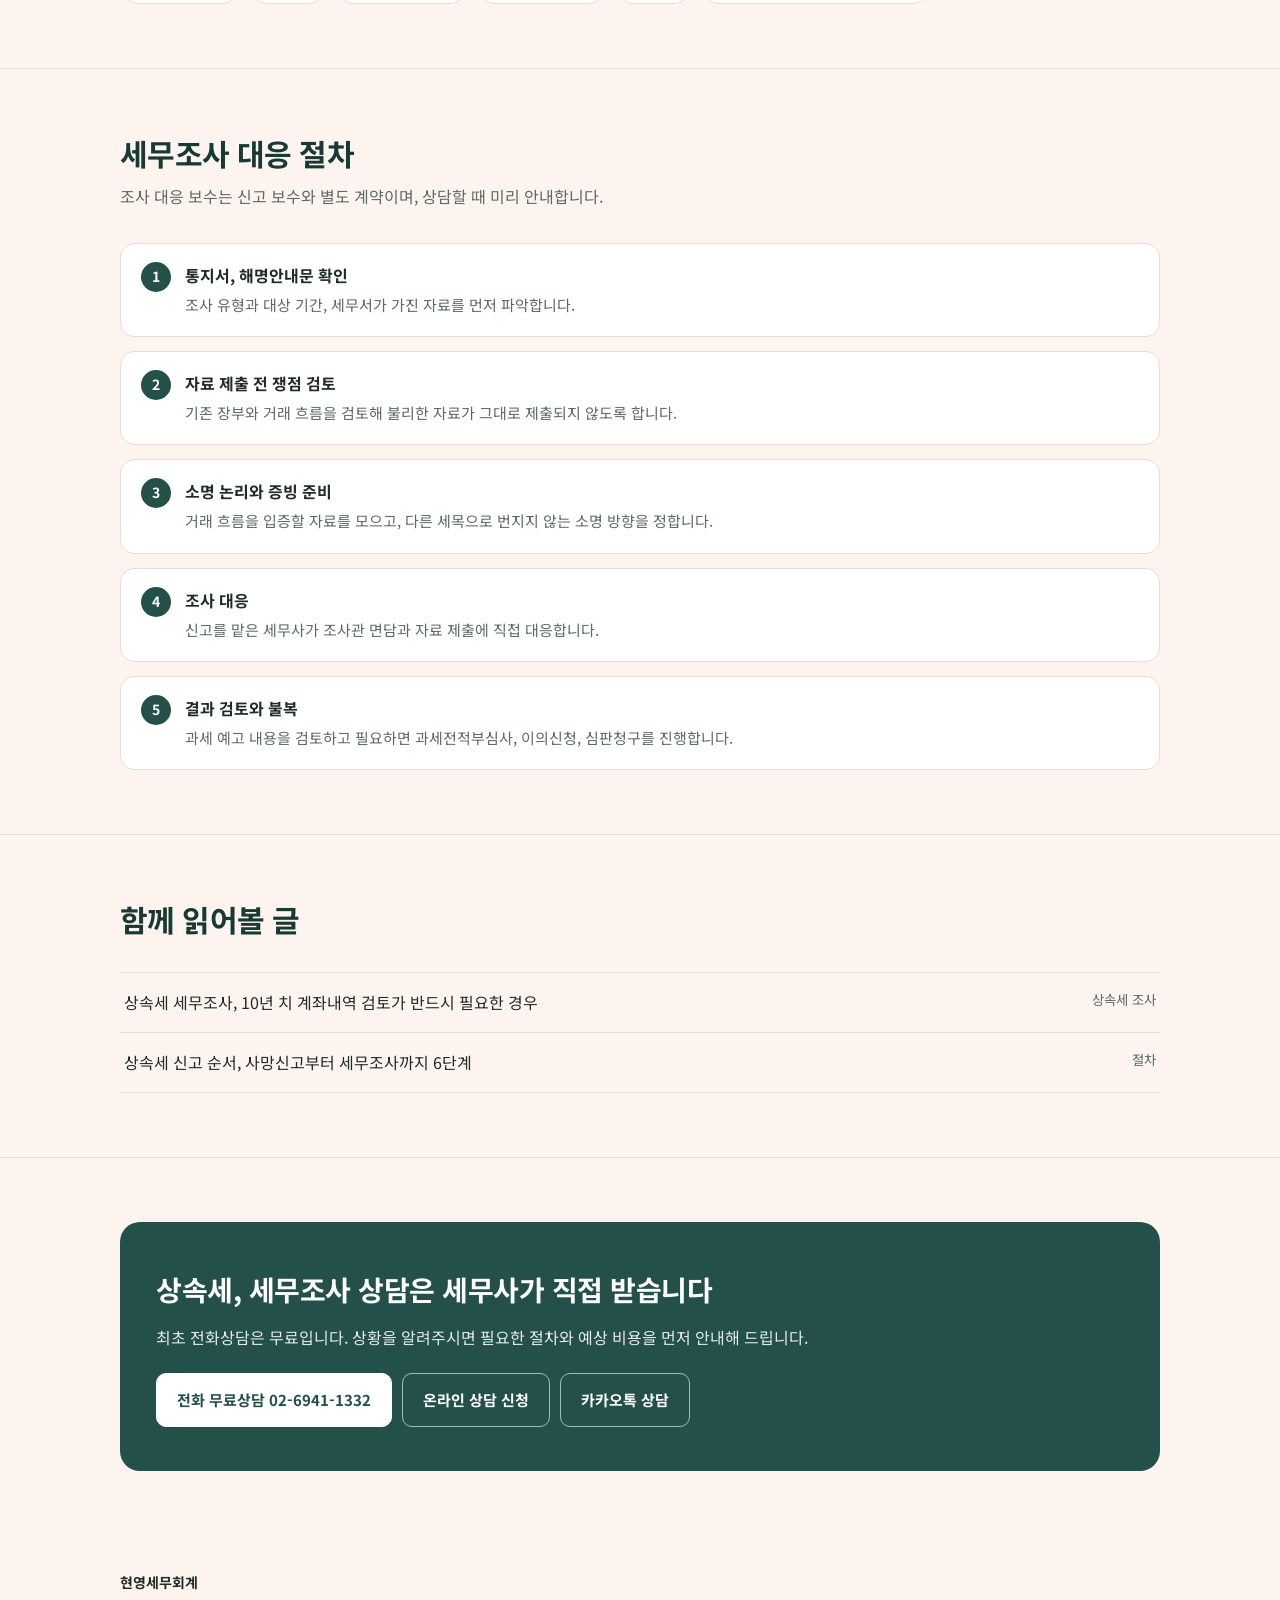
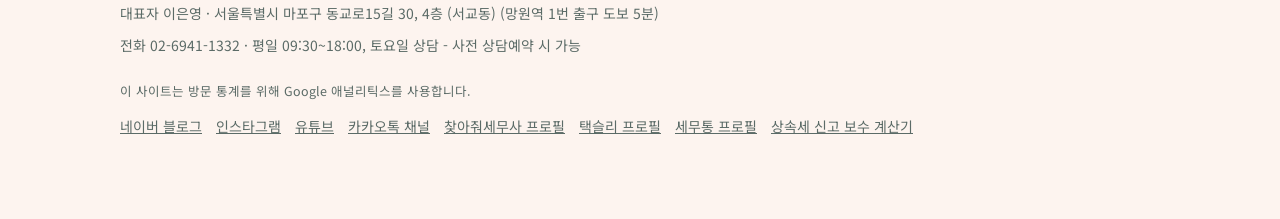
<file: audit.html>
<!DOCTYPE html>
<html lang="ko"><head>
<meta charset="utf-8">
<script>if(/\.github\.io$/.test(location.hostname)){location.replace("https://hyunyoungtax.com"+location.pathname+location.search+location.hash)}</script>
<title>업무사례로 이동합니다 | 현영세무회계</title>
<meta name="robots" content="noindex">
<link rel="canonical" href="https://hyunyoungtax.com/cases.html">
<meta http-equiv="refresh" content="0; url=cases.html#audit">
<script>location.replace('cases.html#audit')</script>
<meta name="google-site-verification" content="5lgwe7RFgetMXkqyc2l1Cm2juruPO-6gGKjDF6y0hhU">
<meta name="naver-site-verification" content="aa8fc622920357b5118a07485a8c0a5c2decef26">
</head><body><p><a href="cases.html#audit">세무조사 사례는 업무사례 페이지로 옮겼습니다.</a></p></body></html>
</file>
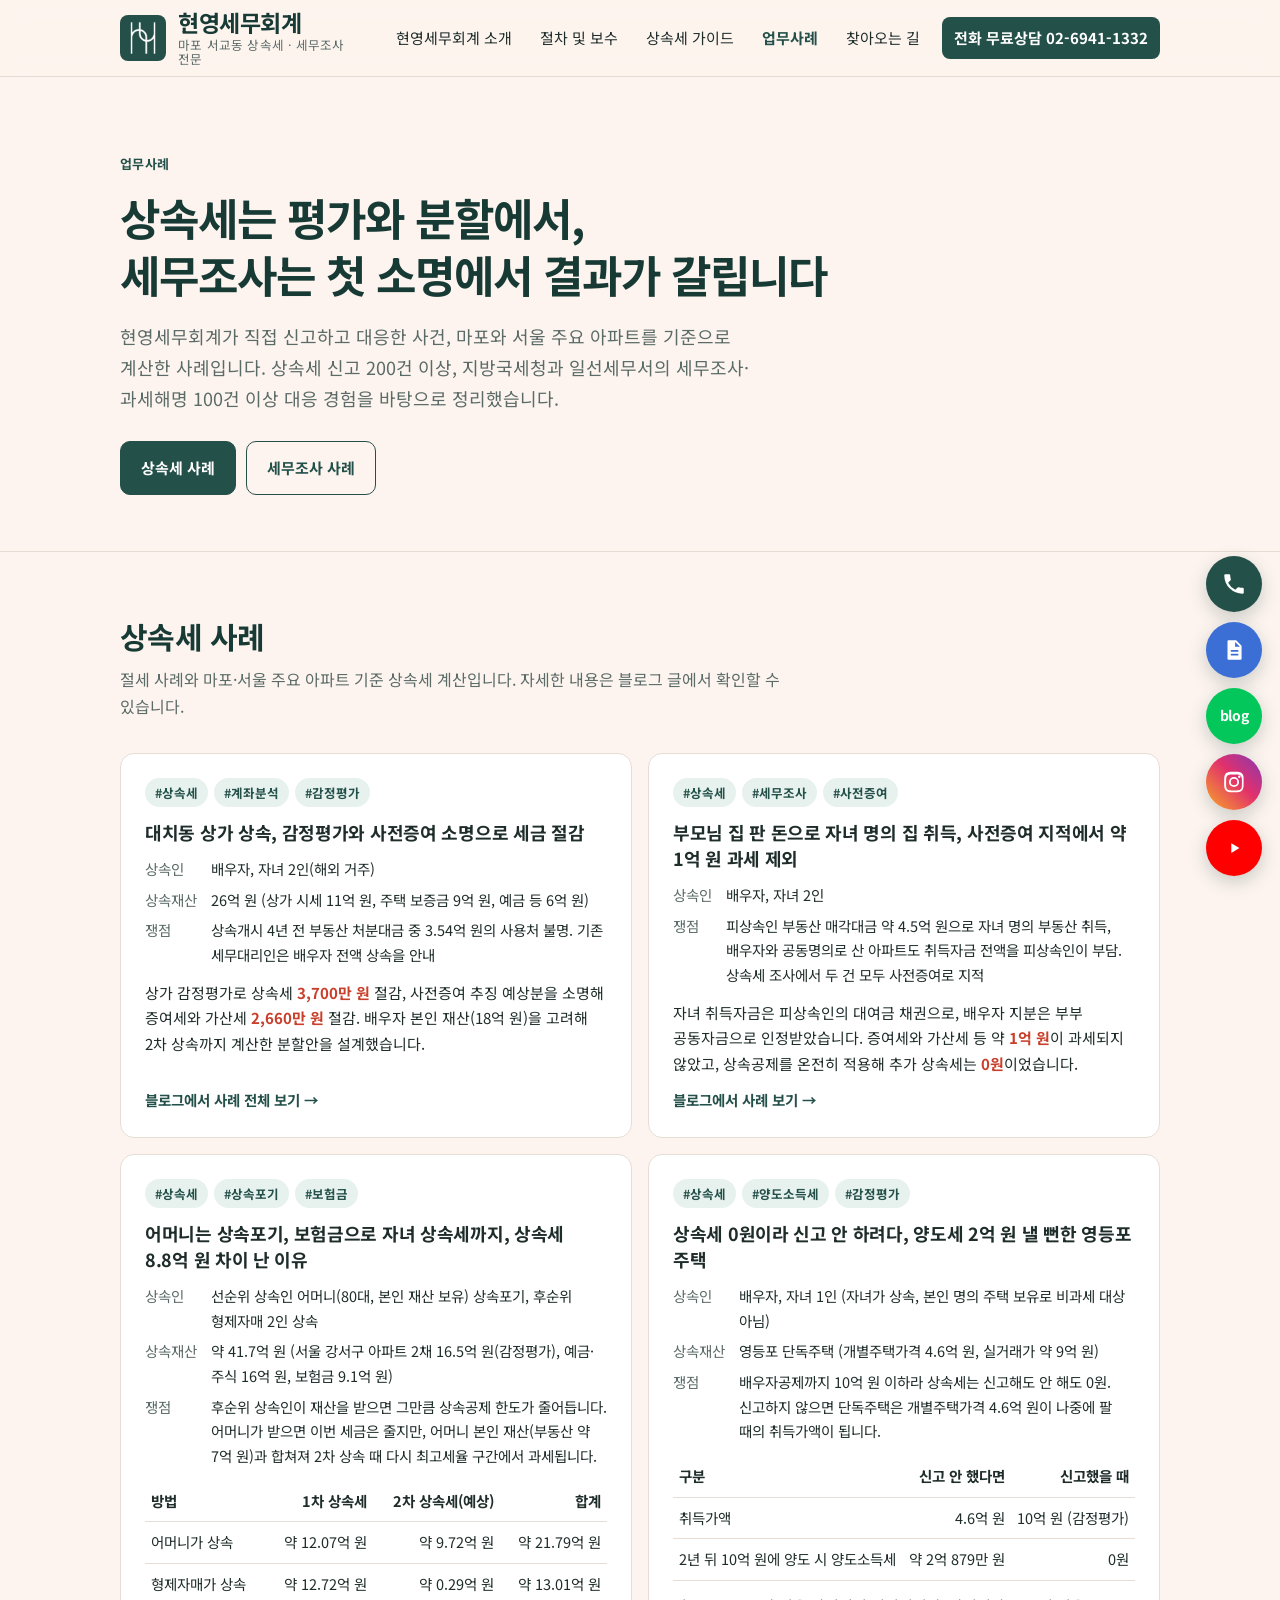
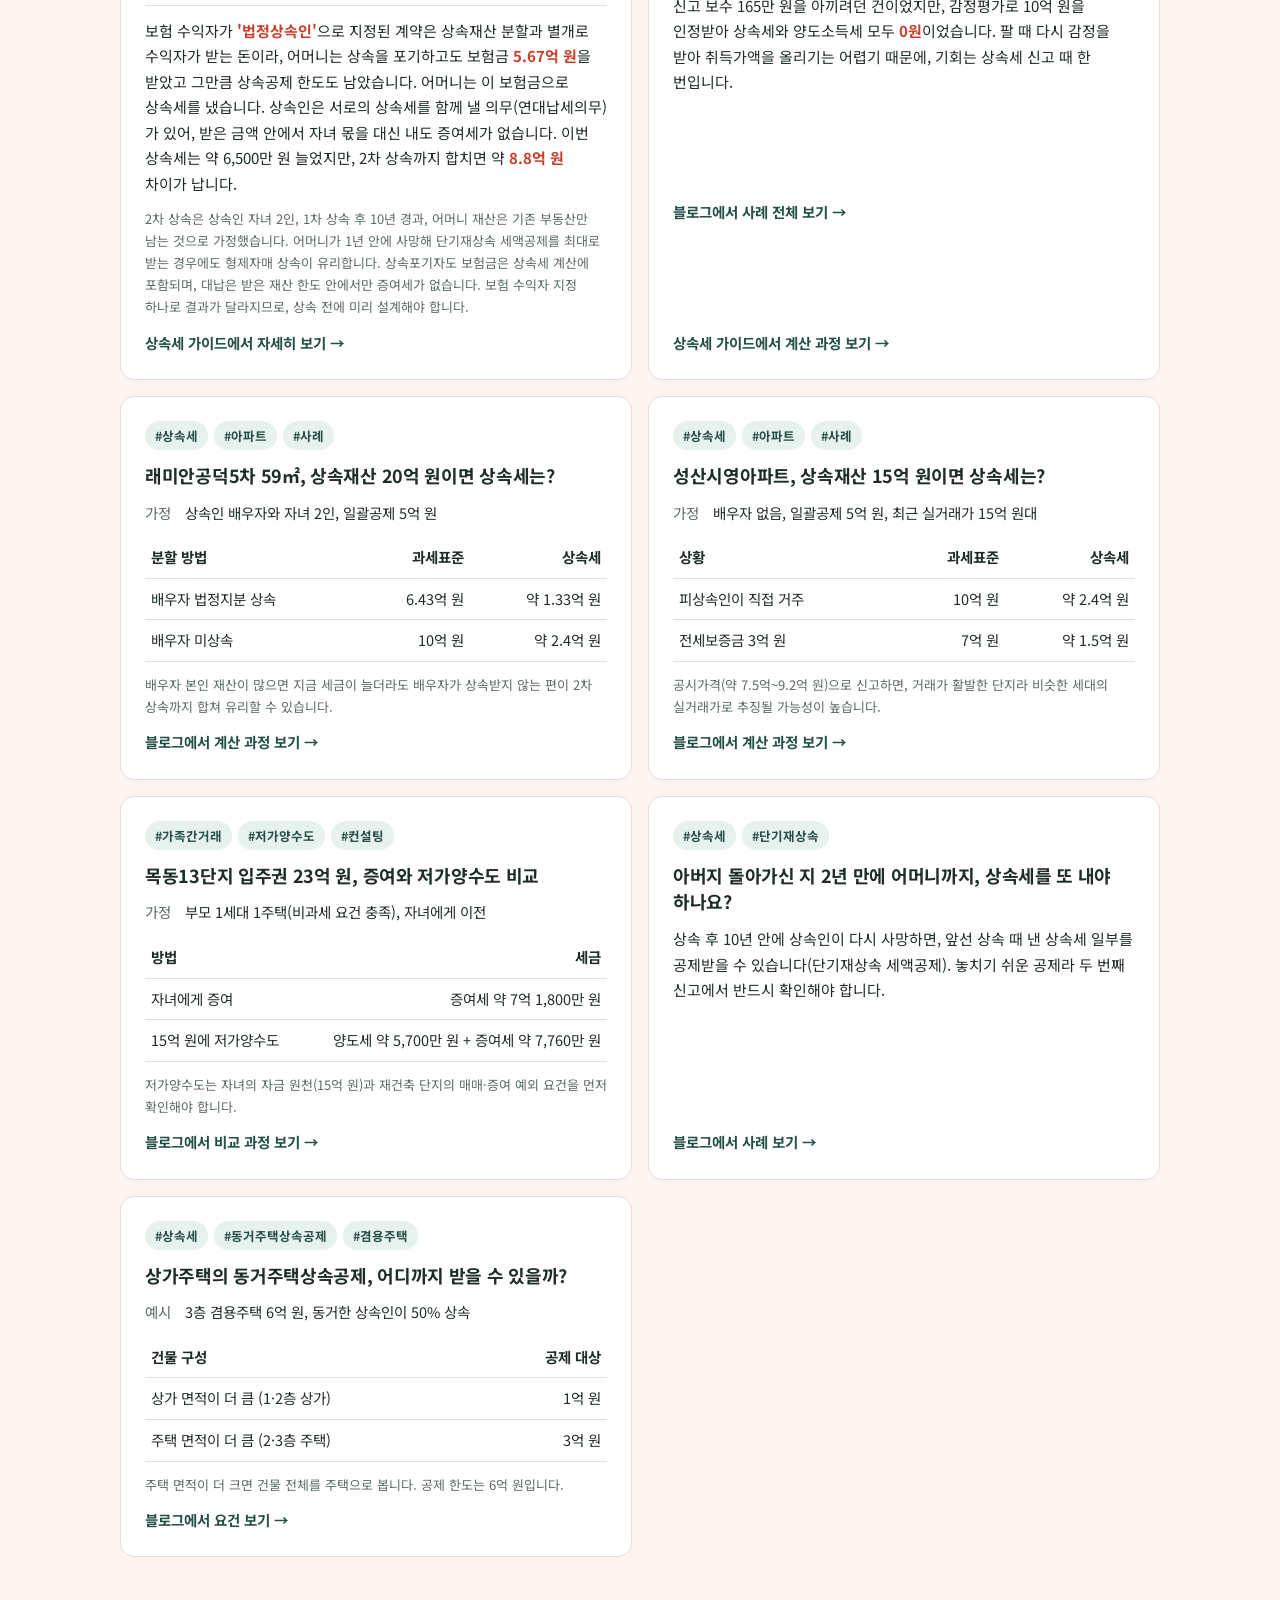
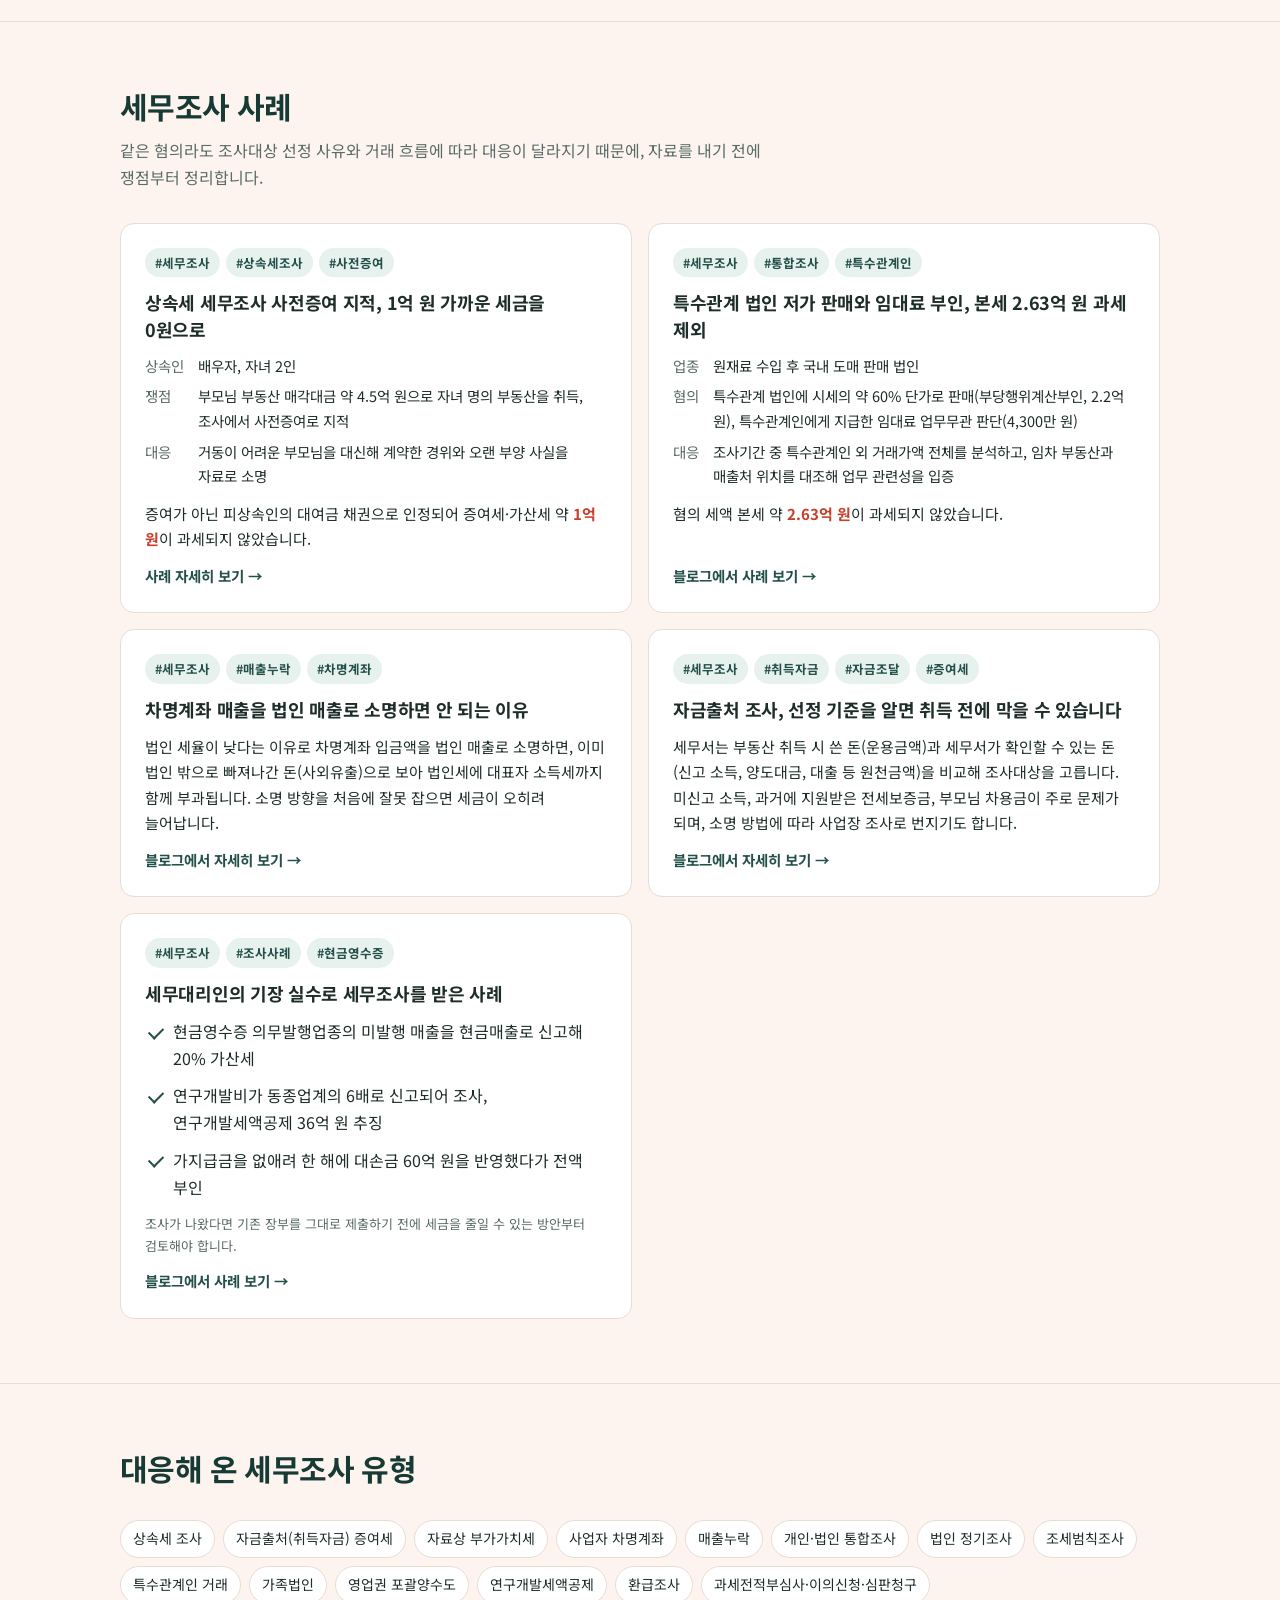
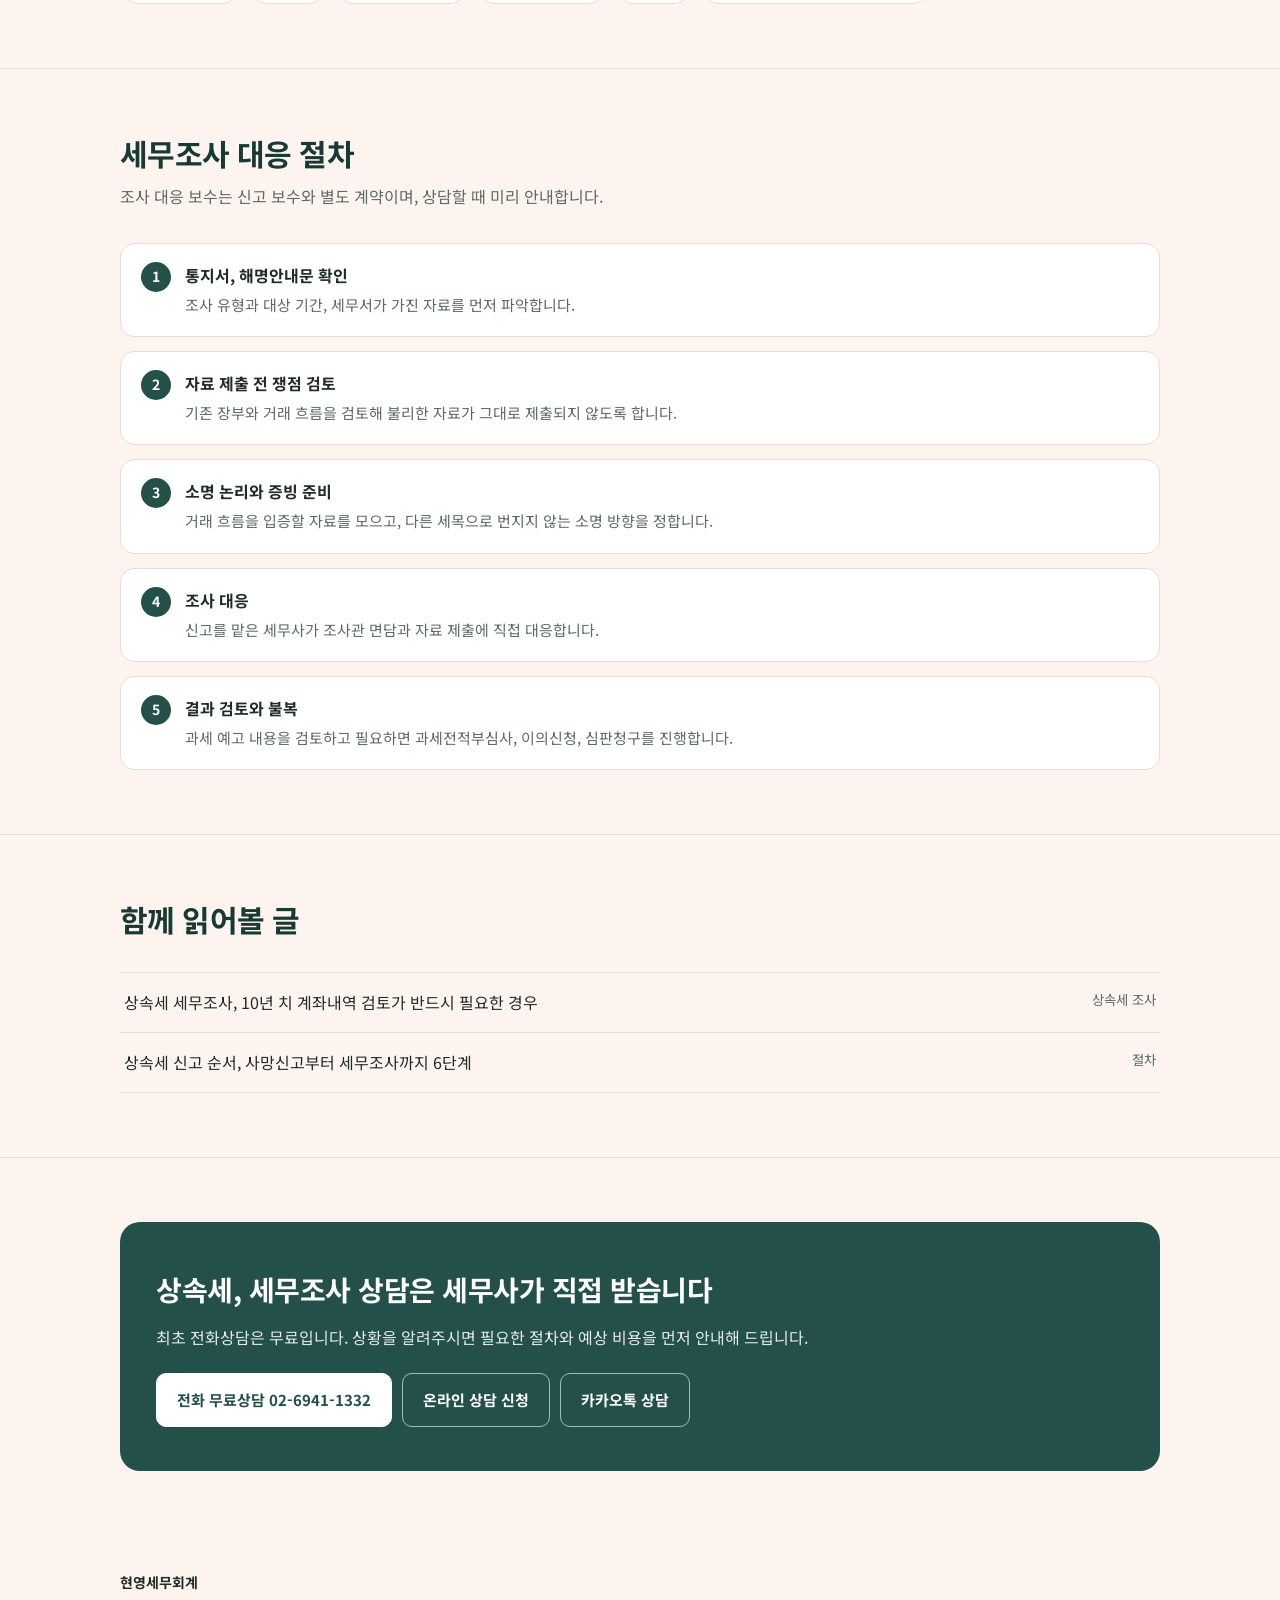
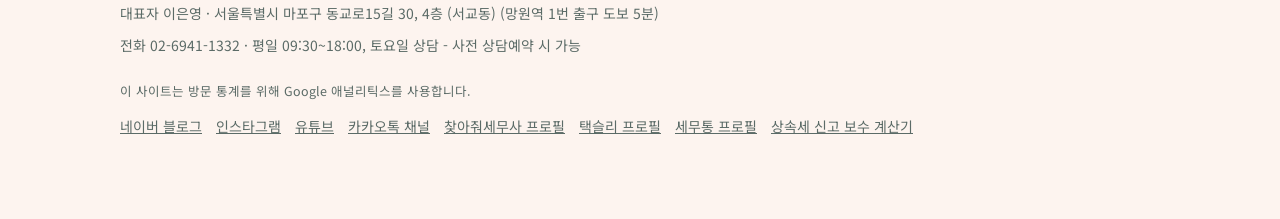
<file: cases.html>
<!DOCTYPE html>
<html lang="ko">
<head>
<meta charset="utf-8">
<script>if(/\.github\.io$/.test(location.hostname)){location.replace("https://hyunyoungtax.com"+location.pathname+location.search+location.hash)}</script>
<meta name="viewport" content="width=device-width, initial-scale=1">
<script async src="https://www.googletagmanager.com/gtag/js?id=G-LGJ30CZ3ZZ"></script>
<script>
  window.dataLayer = window.dataLayer || [];
  function gtag(){dataLayer.push(arguments);}
  gtag('js', new Date());
  gtag('config', 'G-LGJ30CZ3ZZ');
</script>
<script src="/js/track.js" defer></script>
<title>업무사례 | 마포 상속세·세무조사 세무사 현영세무회계</title>
<meta name="description" content="상속세 신고·세무조사 실제 사례. 사전증여 지적 1억 원 과세 제외, 특수관계인 조사 2.63억 원 제외 등. 마포 현영세무회계.">
<link rel="canonical" href="https://hyunyoungtax.com/cases.html">
<meta property="og:type" content="website">
<meta property="og:title" content="업무사례 | 마포 상속세·세무조사 세무사 현영세무회계">
<meta property="og:description" content="상속세 신고·세무조사 실제 사례. 사전증여 지적 1억 원 과세 제외, 특수관계인 조사 2.63억 원 제외 등. 마포 현영세무회계.">
<meta property="og:url" content="https://hyunyoungtax.com/cases.html">
<meta property="og:locale" content="ko_KR">
<meta property="og:site_name" content="현영세무회계">
<meta property="og:image" content="https://hyunyoungtax.com/img/og.jpg">
<meta property="og:image:width" content="1200">
<meta property="og:image:height" content="630">
<meta property="og:image:alt" content="현영세무회계 로고와 상호">
<meta name="twitter:card" content="summary_large_image">
<meta name="twitter:image" content="https://hyunyoungtax.com/img/og.jpg">
<link rel="apple-touch-icon" sizes="180x180" href="img/apple-touch-icon.png">
<link rel="preconnect" href="https://fonts.googleapis.com">
<link href="https://fonts.googleapis.com/css2?family=Noto+Sans+KR:wght@400;500;700&display=swap" rel="stylesheet">
<link rel="stylesheet" href="styles.css?v=202611181703">
<link rel="icon" href="favicon.ico" sizes="any">
<link rel="icon" type="image/png" sizes="48x48" href="favicon.png">
<link rel="icon" type="image/png" sizes="192x192" href="img/icon-192.png">

<meta name="google-site-verification" content="5lgwe7RFgetMXkqyc2l1Cm2juruPO-6gGKjDF6y0hhU">
<meta name="naver-site-verification" content="aa8fc622920357b5118a07485a8c0a5c2decef26">
</head>
<body>
<header class="hd"><div class="wrap">
  <a class="logo" href="index.html"><img src="img/logo.png" alt="" width="44" height="44"><span><b>현영세무회계</b><small>마포 서교동 상속세 · 세무조사 전문</small></span></a>
  <button class="menu-btn" type="button" aria-expanded="false" aria-controls="nav">메뉴</button>
  <nav class="nav" id="nav"><a href="index.html">현영세무회계 소개</a><a href="inheritance.html">절차 및 보수</a><a href="guide/">상속세 가이드</a><a href="cases.html" aria-current="page">업무사례</a><a href="location.html">찾아오는 길</a><a class="call" href="tel:02-6941-1332">전화 무료상담 02-6941-1332</a></nav>
</div></header>
<main>

<section class="hero"><div class="wrap">
  <span class="eyebrow">업무사례</span>
  <h1>상속세는 평가와 분할에서,<br>세무조사는 첫 소명에서 결과가 갈립니다</h1>
  <p class="lead">현영세무회계가 직접 신고하고 대응한 사건, 마포와 서울 주요 아파트를 기준으로 계산한 사례입니다. 상속세 신고 200건 이상, 지방국세청과 일선세무서의 세무조사·과세해명 100건 이상 대응 경험을 바탕으로 정리했습니다.</p>
  <div class="btns"><a class="btn pri" href="#inheritance">상속세 사례</a><a class="btn sec" href="#audit">세무조사 사례</a></div>
</div></section>

<section class="sec" id="inheritance"><div class="wrap">
  <div class="sec-hd"><h2>상속세 사례</h2><p>절세 사례와 마포·서울 주요 아파트 기준 상속세 계산입니다. 자세한 내용은 블로그 글에서 확인할 수 있습니다.</p></div>
  <div class="grid g2">

    <article class="card case">
      <div class="htags"><span>#상속세</span><span>#계좌분석</span><span>#감정평가</span></div>
      <h3>대치동 상가 상속, 감정평가와 사전증여 소명으로 세금 절감</h3>
      <dl>
        <dt>상속인</dt><dd>배우자, 자녀 2인(해외 거주)</dd>
        <dt>상속재산</dt><dd>26억 원 (상가 시세 11억 원, 주택 보증금 9억 원, 예금 등 6억 원)</dd>
        <dt>쟁점</dt><dd>상속개시 4년 전 부동산 처분대금 중 3.54억 원의 사용처 불명. 기존 세무대리인은 배우자 전액 상속을 안내</dd>
      </dl>
      <p class="result">상가 감정평가로 상속세 <b>3,700만 원</b> 절감, 사전증여 추징 예상분을 소명해 증여세와 가산세 <b>2,660만 원</b> 절감. 배우자 본인 재산(18억 원)을 고려해 2차 상속까지 계산한 분할안을 설계했습니다.</p>
      <a class="more" href="https://blog.naver.com/heritageforyou/224356668634" target="_blank" rel="noopener">블로그에서 사례 전체 보기</a>
    </article>

    <article class="card case">
      <div class="htags"><span>#상속세</span><span>#세무조사</span><span>#사전증여</span></div>
      <h3>부모님 집 판 돈으로 자녀 명의 집 취득, 사전증여 지적에서 약 1억 원 과세 제외</h3>
      <dl>
        <dt>상속인</dt><dd>배우자, 자녀 2인</dd>
        <dt>쟁점</dt><dd>피상속인 부동산 매각대금 약 4.5억 원으로 자녀 명의 부동산 취득, 배우자와 공동명의로 산 아파트도 취득자금 전액을 피상속인이 부담. 상속세 조사에서 두 건 모두 사전증여로 지적</dd>
      </dl>
      <p class="result">자녀 취득자금은 피상속인의 대여금 채권으로, 배우자 지분은 부부 공동자금으로 인정받았습니다. 증여세와 가산세 등 약 <b>1억 원</b>이 과세되지 않았고, 상속공제를 온전히 적용해 추가 상속세는 <b>0원</b>이었습니다.</p>
      <a class="more" href="https://blog.naver.com/heritageforyou/224482023618" target="_blank" rel="noopener">블로그에서 사례 보기</a>
    </article>

    <article class="card case">
      <div class="htags"><span>#상속세</span><span>#상속포기</span><span>#보험금</span></div>
      <h3>어머니는 상속포기, 보험금으로 자녀 상속세까지, 상속세 8.8억 원 차이 난 이유</h3>
      <dl>
        <dt>상속인</dt><dd>선순위 상속인 어머니(80대, 본인 재산 보유) 상속포기, 후순위 형제자매 2인 상속</dd>
        <dt>상속재산</dt><dd>약 41.7억 원 (서울 강서구 아파트 2채 16.5억 원(감정평가), 예금·주식 16억 원, 보험금 9.1억 원)</dd>
        <dt>쟁점</dt><dd>후순위 상속인이 재산을 받으면 그만큼 상속공제 한도가 줄어듭니다. 어머니가 받으면 이번 세금은 줄지만, 어머니 본인 재산(부동산 약 7억 원)과 합쳐져 2차 상속 때 다시 최고세율 구간에서 과세됩니다.</dd>
      </dl>
      <table>
        <tr><th>방법</th><th class="r">1차 상속세</th><th class="r">2차 상속세(예상)</th><th class="r">합계</th></tr>
        <tr><td>어머니가 상속</td><td class="r">약 12.07억 원</td><td class="r">약 9.72억 원</td><td class="r">약 21.79억 원</td></tr>
        <tr><td>형제자매가 상속</td><td class="r">약 12.72억 원</td><td class="r">약 0.29억 원</td><td class="r">약 13.01억 원</td></tr>
      </table>
      <p class="result">보험 수익자가 <b>'법정상속인'</b>으로 지정된 계약은 상속재산 분할과 별개로 수익자가 받는 돈이라, 어머니는 상속을 포기하고도 보험금 <b>5.67억 원</b>을 받았고 그만큼 상속공제 한도도 남았습니다. 어머니는 이 보험금으로 상속세를 냈습니다. 상속인은 서로의 상속세를 함께 낼 의무(연대납세의무)가 있어, 받은 금액 안에서 자녀 몫을 대신 내도 증여세가 없습니다. 이번 상속세는 약 6,500만 원 늘었지만, 2차 상속까지 합치면 약 <b>8.8억 원</b> 차이가 납니다.</p>
      <p class="note">2차 상속은 상속인 자녀 2인, 1차 상속 후 10년 경과, 어머니 재산은 기존 부동산만 남는 것으로 가정했습니다. 어머니가 1년 안에 사망해 단기재상속 세액공제를 최대로 받는 경우에도 형제자매 상속이 유리합니다. 상속포기자도 보험금은 상속세 계산에 포함되며, 대납은 받은 재산 한도 안에서만 증여세가 없습니다. 보험 수익자 지정 하나로 결과가 달라지므로, 상속 전에 미리 설계해야 합니다.</p>
      <a class="more" href="guide/inheritance-renunciation-insurance.html">상속세 가이드에서 자세히 보기</a>
    </article>

    <article class="card case">
      <div class="htags"><span>#상속세</span><span>#양도소득세</span><span>#감정평가</span></div>
      <h3>상속세 0원이라 신고 안 하려다, 양도세 2억 원 낼 뻔한 영등포 주택</h3>
      <dl>
        <dt>상속인</dt><dd>배우자, 자녀 1인 (자녀가 상속, 본인 명의 주택 보유로 비과세 대상 아님)</dd>
        <dt>상속재산</dt><dd>영등포 단독주택 (개별주택가격 4.6억 원, 실거래가 약 9억 원)</dd>
        <dt>쟁점</dt><dd>배우자공제까지 10억 원 이하라 상속세는 신고해도 안 해도 0원. 신고하지 않으면 단독주택은 개별주택가격 4.6억 원이 나중에 팔 때의 취득가액이 됩니다.</dd>
      </dl>
      <table>
        <tr><th>구분</th><th class="r">신고 안 했다면</th><th class="r">신고했을 때</th></tr>
        <tr><td>취득가액</td><td class="r">4.6억 원</td><td class="r">10억 원 (감정평가)</td></tr>
        <tr><td>2년 뒤 10억 원에 양도 시 양도소득세</td><td class="r">약 2억 879만 원</td><td class="r">0원</td></tr>
      </table>
      <p class="result">신고 보수 165만 원을 아끼려던 건이었지만, 감정평가로 10억 원을 인정받아 상속세와 양도소득세 모두 <b>0원</b>이었습니다. 팔 때 다시 감정을 받아 취득가액을 올리기는 어렵기 때문에, 기회는 상속세 신고 때 한 번입니다.</p>
      <a class="more" href="https://blog.naver.com/heritageforyou/224493240151" target="_blank" rel="noopener">블로그에서 사례 전체 보기</a>
      <a class="more" href="guide/inheritance-tax-not-filing.html">상속세 가이드에서 계산 과정 보기</a>
    </article>

    <article class="card case">
      <div class="htags"><span>#상속세</span><span>#아파트</span><span>#사례</span></div>
      <h3>래미안공덕5차 59㎡, 상속재산 20억 원이면 상속세는?</h3>
      <dl><dt>가정</dt><dd>상속인 배우자와 자녀 2인, 일괄공제 5억 원</dd></dl>
      <table>
        <tr><th>분할 방법</th><th class="r">과세표준</th><th class="r">상속세</th></tr>
        <tr><td>배우자 법정지분 상속</td><td class="r">6.43억 원</td><td class="r">약 1.33억 원</td></tr>
        <tr><td>배우자 미상속</td><td class="r">10억 원</td><td class="r">약 2.4억 원</td></tr>
      </table>
      <p class="note">배우자 본인 재산이 많으면 지금 세금이 늘더라도 배우자가 상속받지 않는 편이 2차 상속까지 합쳐 유리할 수 있습니다.</p>
      <a class="more" href="https://blog.naver.com/heritageforyou/224413905690" target="_blank" rel="noopener">블로그에서 계산 과정 보기</a>
    </article>

    <article class="card case">
      <div class="htags"><span>#상속세</span><span>#아파트</span><span>#사례</span></div>
      <h3>성산시영아파트, 상속재산 15억 원이면 상속세는?</h3>
      <dl><dt>가정</dt><dd>배우자 없음, 일괄공제 5억 원, 최근 실거래가 15억 원대</dd></dl>
      <table>
        <tr><th>상황</th><th class="r">과세표준</th><th class="r">상속세</th></tr>
        <tr><td>피상속인이 직접 거주</td><td class="r">10억 원</td><td class="r">약 2.4억 원</td></tr>
        <tr><td>전세보증금 3억 원</td><td class="r">7억 원</td><td class="r">약 1.5억 원</td></tr>
      </table>
      <p class="note">공시가격(약 7.5억~9.2억 원)으로 신고하면, 거래가 활발한 단지라 비슷한 세대의 실거래가로 추징될 가능성이 높습니다.</p>
      <a class="more" href="https://blog.naver.com/heritageforyou/224448721701" target="_blank" rel="noopener">블로그에서 계산 과정 보기</a>
    </article>

    <article class="card case">
      <div class="htags"><span>#가족간거래</span><span>#저가양수도</span><span>#컨설팅</span></div>
      <h3>목동13단지 입주권 23억 원, 증여와 저가양수도 비교</h3>
      <dl><dt>가정</dt><dd>부모 1세대 1주택(비과세 요건 충족), 자녀에게 이전</dd></dl>
      <table>
        <tr><th>방법</th><th class="r">세금</th></tr>
        <tr><td>자녀에게 증여</td><td class="r">증여세 약 7억 1,800만 원</td></tr>
        <tr><td>15억 원에 저가양수도</td><td class="r">양도세 약 5,700만 원 + 증여세 약 7,760만 원</td></tr>
      </table>
      <p class="note">저가양수도는 자녀의 자금 원천(15억 원)과 재건축 단지의 매매·증여 예외 요건을 먼저 확인해야 합니다.</p>
      <a class="more" href="https://blog.naver.com/heritageforyou/224420931207" target="_blank" rel="noopener">블로그에서 비교 과정 보기</a>
    </article>

    <article class="card case">
      <div class="htags"><span>#상속세</span><span>#단기재상속</span></div>
      <h3>아버지 돌아가신 지 2년 만에 어머니까지, 상속세를 또 내야 하나요?</h3>
      <p class="result">상속 후 10년 안에 상속인이 다시 사망하면, 앞선 상속 때 낸 상속세 일부를 공제받을 수 있습니다(단기재상속 세액공제). 놓치기 쉬운 공제라 두 번째 신고에서 반드시 확인해야 합니다.</p>
      <a class="more" href="https://blog.naver.com/heritageforyou/224456513531" target="_blank" rel="noopener">블로그에서 사례 보기</a>
    </article>

    <article class="card case">
      <div class="htags"><span>#상속세</span><span>#동거주택상속공제</span><span>#겸용주택</span></div>
      <h3>상가주택의 동거주택상속공제, 어디까지 받을 수 있을까?</h3>
      <dl><dt>예시</dt><dd>3층 겸용주택 6억 원, 동거한 상속인이 50% 상속</dd></dl>
      <table>
        <tr><th>건물 구성</th><th class="r">공제 대상</th></tr>
        <tr><td>상가 면적이 더 큼 (1·2층 상가)</td><td class="r">1억 원</td></tr>
        <tr><td>주택 면적이 더 큼 (2·3층 주택)</td><td class="r">3억 원</td></tr>
      </table>
      <p class="note">주택 면적이 더 크면 건물 전체를 주택으로 봅니다. 공제 한도는 6억 원입니다.</p>
      <a class="more" href="https://blog.naver.com/heritageforyou/224407263708" target="_blank" rel="noopener">블로그에서 요건 보기</a>
    </article>

  </div>
</div></section>

<section class="sec" id="audit"><div class="wrap">
  <div class="sec-hd"><h2>세무조사 사례</h2><p>같은 혐의라도 조사대상 선정 사유와 거래 흐름에 따라 대응이 달라지기 때문에, 자료를 내기 전에 쟁점부터 정리합니다.</p></div>
  <div class="grid g2">

    <article class="card case">
      <div class="htags"><span>#세무조사</span><span>#상속세조사</span><span>#사전증여</span></div>
      <h3>상속세 세무조사 사전증여 지적, 1억 원 가까운 세금을 0원으로</h3>
      <dl>
        <dt>상속인</dt><dd>배우자, 자녀 2인</dd>
        <dt>쟁점</dt><dd>부모님 부동산 매각대금 약 4.5억 원으로 자녀 명의 부동산을 취득, 조사에서 사전증여로 지적</dd>
        <dt>대응</dt><dd>거동이 어려운 부모님을 대신해 계약한 경위와 오랜 부양 사실을 자료로 소명</dd>
      </dl>
      <p class="result">증여가 아닌 피상속인의 대여금 채권으로 인정되어 증여세·가산세 약 <b>1억 원</b>이 과세되지 않았습니다.</p>
      <a class="more" href="guide/inheritance-tax-audit-prior-gift.html">사례 자세히 보기</a>
    </article>

    <article class="card case">
      <div class="htags"><span>#세무조사</span><span>#통합조사</span><span>#특수관계인</span></div>
      <h3>특수관계 법인 저가 판매와 임대료 부인, 본세 2.63억 원 과세 제외</h3>
      <dl>
        <dt>업종</dt><dd>원재료 수입 후 국내 도매 판매 법인</dd>
        <dt>혐의</dt><dd>특수관계 법인에 시세의 약 60% 단가로 판매(부당행위계산부인, 2.2억 원), 특수관계인에게 지급한 임대료 업무무관 판단(4,300만 원)</dd>
        <dt>대응</dt><dd>조사기간 중 특수관계인 외 거래가액 전체를 분석하고, 임차 부동산과 매출처 위치를 대조해 업무 관련성을 입증</dd>
      </dl>
      <p class="result">혐의 세액 본세 약 <b>2.63억 원</b>이 과세되지 않았습니다.</p>
      <a class="more" href="https://blog.naver.com/heritageforyou/224390796327" target="_blank" rel="noopener">블로그에서 사례 보기</a>
    </article>

    <article class="card case">
      <div class="htags"><span>#세무조사</span><span>#매출누락</span><span>#차명계좌</span></div>
      <h3>차명계좌 매출을 법인 매출로 소명하면 안 되는 이유</h3>
      <p class="result">법인 세율이 낮다는 이유로 차명계좌 입금액을 법인 매출로 소명하면, 이미 법인 밖으로 빠져나간 돈(사외유출)으로 보아 법인세에 대표자 소득세까지 함께 부과됩니다. 소명 방향을 처음에 잘못 잡으면 세금이 오히려 늘어납니다.</p>
      <a class="more" href="https://blog.naver.com/heritageforyou/224419845748" target="_blank" rel="noopener">블로그에서 자세히 보기</a>
    </article>

    <article class="card case">
      <div class="htags"><span>#세무조사</span><span>#취득자금</span><span>#자금조달</span><span>#증여세</span></div>
      <h3>자금출처 조사, 선정 기준을 알면 취득 전에 막을 수 있습니다</h3>
      <p class="result">세무서는 부동산 취득 시 쓴 돈(운용금액)과 세무서가 확인할 수 있는 돈(신고 소득, 양도대금, 대출 등 원천금액)을 비교해 조사대상을 고릅니다. 미신고 소득, 과거에 지원받은 전세보증금, 부모님 차용금이 주로 문제가 되며, 소명 방법에 따라 사업장 조사로 번지기도 합니다.</p>
      <a class="more" href="https://blog.naver.com/heritageforyou/224311882380" target="_blank" rel="noopener">블로그에서 자세히 보기</a>
    </article>

    <article class="card case">
      <div class="htags"><span>#세무조사</span><span>#조사사례</span><span>#현금영수증</span></div>
      <h3>세무대리인의 기장 실수로 세무조사를 받은 사례</h3>
      <ul class="check">
        <li>현금영수증 의무발행업종의 미발행 매출을 현금매출로 신고해 20% 가산세</li>
        <li>연구개발비가 동종업계의 6배로 신고되어 조사, 연구개발세액공제 36억 원 추징</li>
        <li>가지급금을 없애려 한 해에 대손금 60억 원을 반영했다가 전액 부인</li>
      </ul>
      <p class="note">조사가 나왔다면 기존 장부를 그대로 제출하기 전에 세금을 줄일 수 있는 방안부터 검토해야 합니다.</p>
      <a class="more" href="https://blog.naver.com/heritageforyou/224428376513" target="_blank" rel="noopener">블로그에서 사례 보기</a>
    </article>

  </div>
</div></section>

<section class="sec"><div class="wrap">
  <div class="sec-hd"><h2>대응해 온 세무조사 유형</h2></div>
  <div class="tags">
    <span class="tag">상속세 조사</span><span class="tag">자금출처(취득자금) 증여세</span><span class="tag">자료상 부가가치세</span>
    <span class="tag">사업자 차명계좌</span><span class="tag">매출누락</span><span class="tag">개인·법인 통합조사</span>
    <span class="tag">법인 정기조사</span><span class="tag">조세범칙조사</span><span class="tag">특수관계인 거래</span>
    <span class="tag">가족법인</span><span class="tag">영업권 포괄양수도</span><span class="tag">연구개발세액공제</span>
    <span class="tag">환급조사</span><span class="tag">과세전적부심사·이의신청·심판청구</span>
  </div>
</div></section>

<section class="sec"><div class="wrap">
  <div class="sec-hd"><h2>세무조사 대응 절차</h2><p>조사 대응 보수는 신고 보수와 별도 계약이며, 상담할 때 미리 안내합니다.</p></div>
  <ol class="steps">
    <li><b>통지서, 해명안내문 확인</b><span>조사 유형과 대상 기간, 세무서가 가진 자료를 먼저 파악합니다.</span></li>
    <li><b>자료 제출 전 쟁점 검토</b><span>기존 장부와 거래 흐름을 검토해 불리한 자료가 그대로 제출되지 않도록 합니다.</span></li>
    <li><b>소명 논리와 증빙 준비</b><span>거래 흐름을 입증할 자료를 모으고, 다른 세목으로 번지지 않는 소명 방향을 정합니다.</span></li>
    <li><b>조사 대응</b><span>신고를 맡은 세무사가 조사관 면담과 자료 제출에 직접 대응합니다.</span></li>
    <li><b>결과 검토와 불복</b><span>과세 예고 내용을 검토하고 필요하면 과세전적부심사, 이의신청, 심판청구를 진행합니다.</span></li>
  </ol>
</div></section>

<section class="sec"><div class="wrap">
  <div class="sec-hd"><h2>함께 읽어볼 글</h2></div>
  <ul class="guides">
    <li><a href="https://blog.naver.com/heritageforyou/224335498813" target="_blank" rel="noopener">상속세 세무조사, 10년 치 계좌내역 검토가 반드시 필요한 경우 <small>상속세 조사</small></a></li>
    <li><a href="https://blog.naver.com/heritageforyou/224292511323" target="_blank" rel="noopener">상속세 신고 순서, 사망신고부터 세무조사까지 6단계 <small>절차</small></a></li>
  </ul>
</div></section>

<div class="wrap"><div class="cta">
  <h2>상속세, 세무조사 상담은 세무사가 직접 받습니다</h2>
  <p>최초 전화상담은 무료입니다. 상황을 알려주시면 필요한 절차와 예상 비용을 먼저 안내해 드립니다.</p>
  <div class="btns">
    <a class="btn pri" href="tel:02-6941-1332">전화 무료상담 02-6941-1332</a>
    <a class="btn sec" href="https://forms.gle/SSaCHjCDCBZCVqXTA" target="_blank" rel="noopener">온라인 상담 신청</a>
    <a class="btn sec" href="https://pf.kakao.com/_xnxkGjX" target="_blank" rel="noopener">카카오톡 상담</a>
  </div>
</div></div>
</main>
<nav class="fab" aria-label="바로 연결">
  <a class="f-tel" href="tel:02-6941-1332" aria-label="전화 연결 02-6941-1332"><svg viewBox="0 0 24 24" aria-hidden="true"><path d="M6.6 10.8a15.1 15.1 0 0 0 6.6 6.6l2.2-2.2a1 1 0 0 1 1-.25 11.4 11.4 0 0 0 3.6.57 1 1 0 0 1 1 1V20a1 1 0 0 1-1 1A17 17 0 0 1 3 4a1 1 0 0 1 1-1h3.5a1 1 0 0 1 1 1c0 1.25.2 2.46.57 3.6a1 1 0 0 1-.25 1z"/></svg><span>전화 연결</span></a>
  <a class="f-form" href="https://forms.gle/SSaCHjCDCBZCVqXTA" target="_blank" rel="noopener" aria-label="온라인 상담 신청"><svg viewBox="0 0 24 24" aria-hidden="true"><path d="M7 3h7l5 5v12a1 1 0 0 1-1 1H7a1 1 0 0 1-1-1V4a1 1 0 0 1 1-1zm6 1.5V9h4.5zM9 12v1.6h7V12zm0 3.4V17h7v-1.6z"/></svg><span>상담 신청</span></a>
  <a class="f-blog" href="https://blog.naver.com/heritageforyou" target="_blank" rel="noopener" aria-label="네이버 블로그"><b aria-hidden="true">blog</b><span>블로그</span></a>
  <a class="f-ig" href="https://www.instagram.com/hyunyoungtax/" target="_blank" rel="noopener" aria-label="인스타그램"><svg viewBox="0 0 24 24" aria-hidden="true"><path d="M12 7.3A4.7 4.7 0 1 0 12 16.7 4.7 4.7 0 0 0 12 7.3zm0 7.7a3 3 0 1 1 0-6 3 3 0 0 1 0 6zm4.9-8.9a1.1 1.1 0 1 0 0 2.2 1.1 1.1 0 0 0 0-2.2zM20.9 8c-.1-1.5-.4-2.8-1.5-3.9S17 2.6 15.5 2.5C14 2.4 10 2.4 8.5 2.5 7 2.6 5.6 2.9 4.6 4S3.1 6.5 3 8c-.1 1.5-.1 6.5 0 8 .1 1.5.4 2.8 1.5 3.9s2.4 1.4 3.9 1.5c1.5.1 5.5.1 7 0 1.5-.1 2.8-.4 3.9-1.5s1.4-2.4 1.5-3.9c.1-1.5.1-6.5 0-8zm-2 9.7a3 3 0 0 1-1.7 1.7c-1.2.5-4 .4-5.2.4s-4 .1-5.2-.4a3 3 0 0 1-1.7-1.7c-.5-1.2-.4-4-.4-5.2s-.1-4 .4-5.2a3 3 0 0 1 1.7-1.7c1.2-.5 4-.4 5.2-.4s4-.1 5.2.4a3 3 0 0 1 1.7 1.7c.5 1.2.4 4 .4 5.2s.1 4-.4 5.2z"/></svg><span>인스타그램</span></a>
  <a class="f-yt" href="https://www.youtube.com/@%EC%8B%A0%ED%98%84%EC%84%AD%EC%84%B8%EB%AC%B4%EC%82%AC" target="_blank" rel="noopener" aria-label="유튜브 채널"><svg viewBox="0 0 24 24" aria-hidden="true"><path d="M9.5 7.5v9l7.5-4.5z"/></svg><span>유튜브</span></a>
</nav>
<footer class="ft"><div class="wrap">
  <b>현영세무회계</b>
  <span>대표자 이은영 · 서울특별시 마포구 동교로15길 30, 4층 (서교동) (망원역 1번 출구 도보 5분)</span>
  <span>전화 02-6941-1332 · 평일 09:30~18:00, 토요일 상담 - 사전 상담예약 시 가능</span>
  <span class="fine">이 사이트는 방문 통계를 위해 Google 애널리틱스를 사용합니다.</span>
  <div class="links">
    <a href="https://blog.naver.com/heritageforyou" target="_blank" rel="noopener">네이버 블로그</a>
    <a href="https://www.instagram.com/hyunyoungtax/" target="_blank" rel="noopener">인스타그램</a>
    <a href="https://www.youtube.com/@%EC%8B%A0%ED%98%84%EC%84%AD%EC%84%B8%EB%AC%B4%EC%82%AC" target="_blank" rel="noopener">유튜브</a>
    <a href="https://pf.kakao.com/_xnxkGjX" target="_blank" rel="noopener">카카오톡 채널</a>
    <a href="https://www.findsemusa.com/user/semusa/semusaview.do?semusa_id=3NibvNb0AJ3ZETSLfvhhcQ%3D%3D" target="_blank" rel="noopener">찾아줘세무사 프로필</a>
    <a href="https://taxly.kr/expert/0502-%EC%8B%A0%ED%98%84%EC%84%AD-%EC%84%B8%EB%AC%B4%EC%82%AC" target="_blank" rel="noopener">택슬리 프로필</a>
    <a href="https://www.semutong.com/experts/1a3029b0-369f-4639-a7f3-e9f3639c8f43" target="_blank" rel="noopener">세무통 프로필</a>
    <a href="inheritance.html#fee">상속세 신고 보수 계산기</a>
  </div>
</div></footer>
<script>
var b=document.querySelector('.menu-btn'),n=document.getElementById('nav');
b.addEventListener('click',function(){var o=n.classList.toggle('open');b.setAttribute('aria-expanded',o)});
</script>
</body>
</html>
</file>
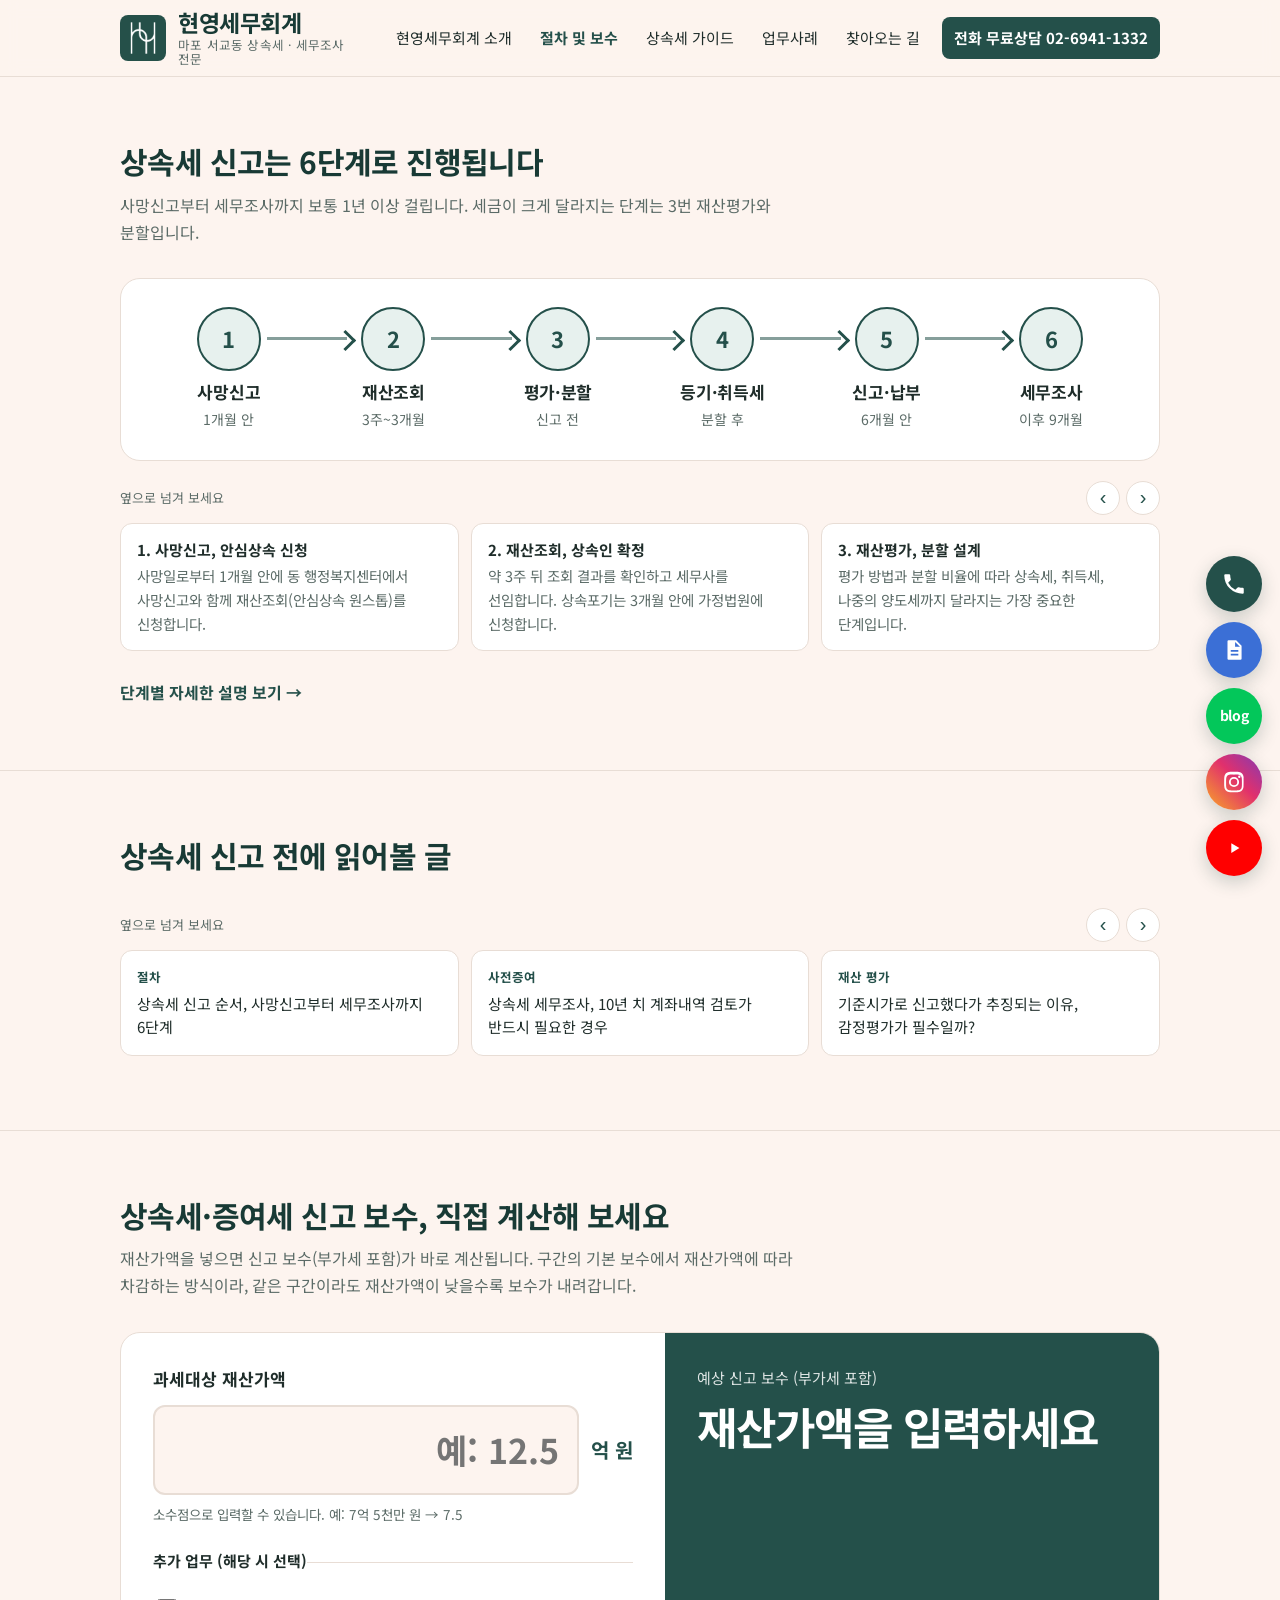
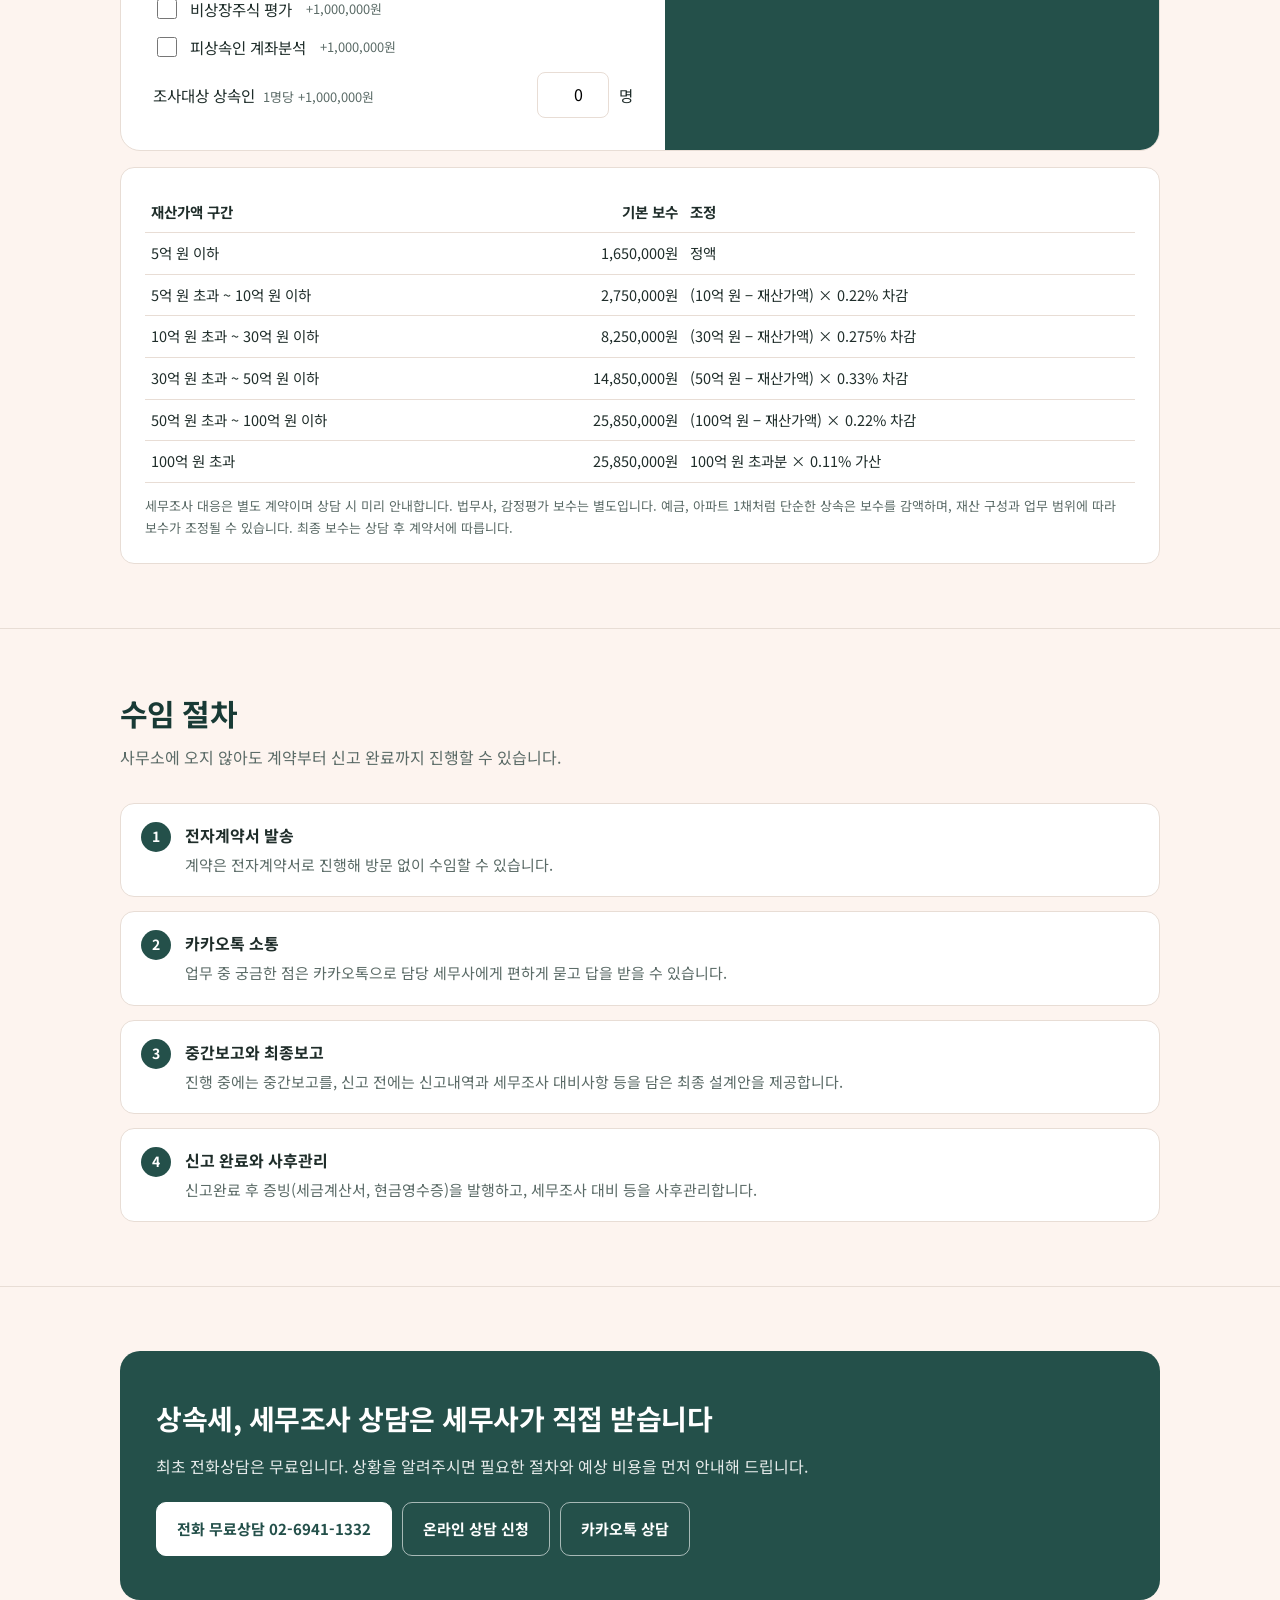
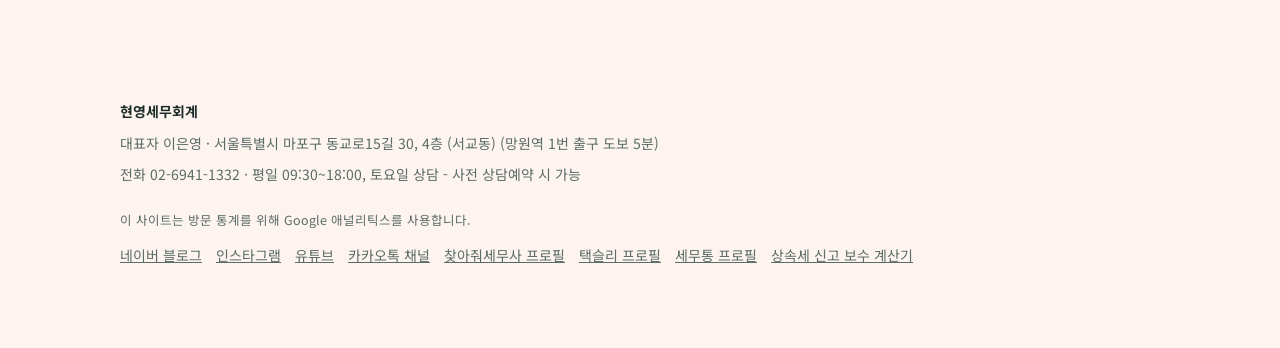
<file: inheritance.html>
<!DOCTYPE html>
<html lang="ko">
<head>
<meta charset="utf-8">
<script>if(/\.github\.io$/.test(location.hostname)){location.replace("https://hyunyoungtax.com"+location.pathname+location.search+location.hash)}</script>
<meta name="viewport" content="width=device-width, initial-scale=1">
<script async src="https://www.googletagmanager.com/gtag/js?id=G-LGJ30CZ3ZZ"></script>
<script>
  window.dataLayer = window.dataLayer || [];
  function gtag(){dataLayer.push(arguments);}
  gtag('js', new Date());
  gtag('config', 'G-LGJ30CZ3ZZ');
</script>
<script src="/js/track.js" defer></script>
<title>상속세 절차 및 보수 | 마포 상속세 세무사 현영세무회계</title>
<meta name="description" content="상속세 신고 6단계와 기한, 재산가액별 신고 보수 계산기, 방문 없는 수임 절차. 마포 서교동 상속세 세무사 현영세무회계.">
<link rel="canonical" href="https://hyunyoungtax.com/inheritance.html">
<meta property="og:type" content="website">
<meta property="og:title" content="상속세 절차 및 보수 | 마포 상속세 세무사 현영세무회계">
<meta property="og:description" content="상속세 신고 6단계와 기한, 재산가액별 신고 보수 계산기, 방문 없는 수임 절차. 마포 서교동 상속세 세무사 현영세무회계.">
<meta property="og:url" content="https://hyunyoungtax.com/inheritance.html">
<meta property="og:locale" content="ko_KR">
<meta property="og:site_name" content="현영세무회계">
<meta property="og:image" content="https://hyunyoungtax.com/img/og.jpg">
<meta property="og:image:width" content="1200">
<meta property="og:image:height" content="630">
<meta property="og:image:alt" content="현영세무회계 로고와 상호">
<meta name="twitter:card" content="summary_large_image">
<meta name="twitter:image" content="https://hyunyoungtax.com/img/og.jpg">
<link rel="apple-touch-icon" sizes="180x180" href="img/apple-touch-icon.png">
<link rel="preconnect" href="https://fonts.googleapis.com">
<link href="https://fonts.googleapis.com/css2?family=Noto+Sans+KR:wght@400;500;700&display=swap" rel="stylesheet">
<link rel="stylesheet" href="styles.css?v=202611181703">
<link rel="icon" href="favicon.ico" sizes="any">
<link rel="icon" type="image/png" sizes="48x48" href="favicon.png">
<link rel="icon" type="image/png" sizes="192x192" href="img/icon-192.png">

<meta name="google-site-verification" content="5lgwe7RFgetMXkqyc2l1Cm2juruPO-6gGKjDF6y0hhU">
<meta name="naver-site-verification" content="aa8fc622920357b5118a07485a8c0a5c2decef26">
</head>
<body>
<header class="hd"><div class="wrap">
  <a class="logo" href="index.html"><img src="img/logo.png" alt="" width="44" height="44"><span><b>현영세무회계</b><small>마포 서교동 상속세 · 세무조사 전문</small></span></a>
  <button class="menu-btn" type="button" aria-expanded="false" aria-controls="nav">메뉴</button>
  <nav class="nav" id="nav"><a href="index.html">현영세무회계 소개</a><a href="inheritance.html" aria-current="page">절차 및 보수</a><a href="guide/">상속세 가이드</a><a href="cases.html">업무사례</a><a href="location.html">찾아오는 길</a><a class="call" href="tel:02-6941-1332">전화 무료상담 02-6941-1332</a></nav>
</div></header>
<main>

<section class="sec"><div class="wrap">
  <div class="sec-hd">
    <h1>상속세 신고는 6단계로 진행됩니다</h1>
    <p>사망신고부터 세무조사까지 보통 1년 이상 걸립니다. 세금이 크게 달라지는 단계는 3번 재산평가와 분할입니다.</p>
  </div>
  <ol class="tl" aria-label="상속세 신고 6단계 흐름">
    <li><span class="dot">1</span><b>사망신고</b><em>1개월 안</em></li>
    <li><span class="dot">2</span><b>재산조회</b><em>3주~3개월</em></li>
    <li><span class="dot">3</span><b>평가·분할</b><em>신고 전</em></li>
    <li><span class="dot">4</span><b>등기·취득세</b><em>분할 후</em></li>
    <li><span class="dot">5</span><b>신고·납부</b><em>6개월 안</em></li>
    <li><span class="dot">6</span><b>세무조사</b><em>이후 9개월</em></li>
  </ol>
  <div class="hs-nav" aria-hidden="true"><span>옆으로 넘겨 보세요</span><button type="button" class="hs-b" data-d="-1">‹</button><button type="button" class="hs-b" data-d="1">›</button></div>
  <div class="tl-d hs">
    <p><b>1. 사망신고, 안심상속 신청</b>사망일로부터 1개월 안에 동 행정복지센터에서 사망신고와 함께 재산조회(안심상속 원스톱)를 신청합니다.</p>
    <p><b>2. 재산조회, 상속인 확정</b>약 3주 뒤 조회 결과를 확인하고 세무사를 선임합니다. 상속포기는 3개월 안에 가정법원에 신청합니다.</p>
    <p><b>3. 재산평가, 분할 설계</b>평가 방법과 분할 비율에 따라 상속세, 취득세, 나중의 양도세까지 달라지는 가장 중요한 단계입니다.</p>
    <p><b>4. 협의분할, 취득세, 등기</b>분할협의서를 쓰고 취득세를 낸 뒤 등기합니다. 배우자공제를 받으려면 등기가 필요합니다.</p>
    <p><b>5. 상속세 신고, 납부</b>사망한 달의 말일부터 6개월 안에 신고합니다. 현금이 부족하면 최대 10년 연부연납을 신청할 수 있습니다.</p>
    <p><b>6. 세무서 조사, 결정</b>신고기한부터 9개월 안에 세무서가 세액을 확정합니다. 사전증여와 계좌내역이 주로 문제가 됩니다.</p>
  </div>
  <p class="flow-more"><a href="guide/inheritance-tax-process.html">단계별 자세한 설명 보기 →</a></p>
</div></section>

<section class="sec"><div class="wrap">
  <div class="sec-hd"><h2>상속세 신고 전에 읽어볼 글</h2></div>
  <div class="hs-nav" aria-hidden="true"><span>옆으로 넘겨 보세요</span><button type="button" class="hs-b" data-d="-1">‹</button><button type="button" class="hs-b" data-d="1">›</button></div>
  <ul class="guides hs">
    <li><a href="https://blog.naver.com/heritageforyou/224292511323" target="_blank" rel="noopener">상속세 신고 순서, 사망신고부터 세무조사까지 6단계 <small>절차</small></a></li>
    <li><a href="https://blog.naver.com/heritageforyou/224335498813" target="_blank" rel="noopener">상속세 세무조사, 10년 치 계좌내역 검토가 반드시 필요한 경우 <small>사전증여</small></a></li>
    <li><a href="https://blog.naver.com/heritageforyou/224298764390" target="_blank" rel="noopener">기준시가로 신고했다가 추징되는 이유, 감정평가가 필수일까? <small>재산 평가</small></a></li>
    <li><a href="https://blog.naver.com/heritageforyou/224392166394" target="_blank" rel="noopener">상속세 납부방법, 부동산만 상속받았다면 세금은 어떻게 낼까? <small>연부연납</small></a></li>
    <li><a href="https://blog.naver.com/heritageforyou/224293744528" target="_blank" rel="noopener">상속세 세무사 맡기기 전, 꼭 알아야 할 수임절차와 주의사항 <small>세무사 선택</small></a></li>
    <li><a href="https://blog.naver.com/heritageforyou/224435444432" target="_blank" rel="noopener">상속세 신고 세무사 보수, 먼저 직접 계산해 보세요 <small>보수</small></a></li>
  </ul>
</div></section>

<section class="sec" id="fee"><div class="wrap">
  <div class="sec-hd">
    <h2>상속세·증여세 신고 보수, 직접 계산해 보세요</h2>
    <p>재산가액을 넣으면 신고 보수(부가세 포함)가 바로 계산됩니다. 구간의 기본 보수에서 재산가액에 따라 차감하는 방식이라, 같은 구간이라도 재산가액이 낮을수록 보수가 내려갑니다.</p>
  </div>
  <div class="calc">
    <div class="calc-in">
      <label class="calc-l" for="amt">과세대상 재산가액</label>
      <div class="calc-row"><input id="amt" type="text" inputmode="decimal" autocomplete="off" placeholder="예: 12.5" aria-describedby="amt-h"><span>억 원</span></div>
      <p class="calc-h" id="amt-h">소수점으로 입력할 수 있습니다. 예: 7억 5천만 원 → 7.5</p>
      <fieldset class="calc-opt">
        <legend>추가 업무 (해당 시 선택)</legend>
        <label><input type="checkbox" id="o1"> 비상장주식 평가 <small>+1,000,000원</small></label>
        <label><input type="checkbox" id="o2"> 피상속인 계좌분석 <small>+1,000,000원</small></label>
        <label class="heirs"><span>조사대상 상속인 <small>1명당 +1,000,000원</small></span><input type="number" id="o3" min="0" max="20" value="0" aria-label="조사대상 상속인 수">명</label>
      </fieldset>
    </div>
    <div class="calc-out" aria-live="polite">
      <span class="calc-k">예상 신고 보수 (부가세 포함)</span>
      <b class="calc-v" id="total">재산가액을 입력하세요</b>
      <table class="calc-bd" id="bd"></table>
    </div>
  </div>
  <div class="card case" style="margin-top:16px">
    <table>
      <tr><th>재산가액 구간</th><th class="r">기본 보수</th><th>조정</th></tr>
      <tr><td>5억 원 이하</td><td class="r">1,650,000원</td><td>정액</td></tr>
      <tr><td>5억 원 초과 ~ 10억 원 이하</td><td class="r">2,750,000원</td><td>(10억 원 − 재산가액) × 0.22% 차감</td></tr>
      <tr><td>10억 원 초과 ~ 30억 원 이하</td><td class="r">8,250,000원</td><td>(30억 원 − 재산가액) × 0.275% 차감</td></tr>
      <tr><td>30억 원 초과 ~ 50억 원 이하</td><td class="r">14,850,000원</td><td>(50억 원 − 재산가액) × 0.33% 차감</td></tr>
      <tr><td>50억 원 초과 ~ 100억 원 이하</td><td class="r">25,850,000원</td><td>(100억 원 − 재산가액) × 0.22% 차감</td></tr>
      <tr><td>100억 원 초과</td><td class="r">25,850,000원</td><td>100억 원 초과분 × 0.11% 가산</td></tr>
    </table>
    <p class="note">세무조사 대응은 별도 계약이며 상담 시 미리 안내합니다. 법무사, 감정평가 보수는 별도입니다. 예금, 아파트 1채처럼 단순한 상속은 보수를 감액하며, 재산 구성과 업무 범위에 따라 보수가 조정될 수 있습니다. 최종 보수는 상담 후 계약서에 따릅니다.</p>
  </div>
<script>
{
const T=[[5e8,1650000,0,0,0],[1e9,2750000,1e9,220,0],[3e9,8250000,3e9,275,0],[5e9,14850000,5e9,330,0],[1e10,25850000,1e10,220,0],[Infinity,25850000,0,110,1e10]];
const $=id=>document.getElementById(id);
const f=n=>Math.round(n).toLocaleString('ko-KR')+'원';
const calc=()=>{
  const raw=$('amt').value.replace(/,/g,'').trim();
  const v=parseFloat(raw);
  if(!raw||!(v>0)){$('total').textContent='재산가액을 입력하세요';$('bd').innerHTML='';return}
  const won=Math.round(v*1e8);
  const t=T.find(x=>won<=x[0]);
  let adj=0,rows=[['기본 보수',f(t[1])]];
  if(t[2]){adj=Math.round((t[2]-won)*t[3]/100000);rows.push(['차감: ('+(t[2]/1e8)+'억 원 − 재산가액) × '+(t[3]/1000)+'%','− '+f(adj)]);adj=-adj}
  if(t[4]){adj=Math.round((won-t[4])*t[3]/100000);rows.push(['100억 초과분 × 0.11% 가산','+ '+f(adj)])}
  let total=t[1]+adj;
  const h=Math.max(0,Math.min(20,parseInt($('o3').value)||0));
  if($('o1').checked){total+=1e6;rows.push(['비상장주식 평가','+ 1,000,000원'])}
  if($('o2').checked){total+=1e6;rows.push(['피상속인 계좌분석','+ 1,000,000원'])}
  if(h){total+=h*1e6;rows.push(['조사대상 상속인 '+h+'명','+ '+f(h*1e6)])}
  $('total').textContent=f(total);
  $('bd').innerHTML=rows.map(r=>'<tr><td>'+r[0]+'</td><td>'+r[1]+'</td></tr>').join('');
};
['amt','o1','o2','o3'].forEach(id=>$(id).addEventListener('input',calc));
['o1','o2'].forEach(id=>$(id).addEventListener('change',calc));
}
</script>
</div></section>

<section class="sec" id="process"><div class="wrap">
  <div class="sec-hd"><h2>수임 절차</h2><p>사무소에 오지 않아도 계약부터 신고 완료까지 진행할 수 있습니다.</p></div>
  <ol class="steps">
    <li><b>전자계약서 발송</b><span>계약은 전자계약서로 진행해 방문 없이 수임할 수 있습니다.</span></li>
    <li><b>카카오톡 소통</b><span>업무 중 궁금한 점은 카카오톡으로 담당 세무사에게 편하게 묻고 답을 받을 수 있습니다.</span></li>
    <li><b>중간보고와 최종보고</b><span>진행 중에는 중간보고를, 신고 전에는 신고내역과 세무조사 대비사항 등을 담은 최종 설계안을 제공합니다.</span></li>
    <li><b>신고 완료와 사후관리</b><span>신고완료 후 증빙(세금계산서, 현금영수증)을 발행하고, 세무조사 대비 등을 사후관리합니다.</span></li>
  </ol>
</div></section>

<div class="wrap"><div class="cta">
  <h2>상속세, 세무조사 상담은 세무사가 직접 받습니다</h2>
  <p>최초 전화상담은 무료입니다. 상황을 알려주시면 필요한 절차와 예상 비용을 먼저 안내해 드립니다.</p>
  <div class="btns">
    <a class="btn pri" href="tel:02-6941-1332">전화 무료상담 02-6941-1332</a>
    <a class="btn sec" href="https://forms.gle/SSaCHjCDCBZCVqXTA" target="_blank" rel="noopener">온라인 상담 신청</a>
    <a class="btn sec" href="https://pf.kakao.com/_xnxkGjX" target="_blank" rel="noopener">카카오톡 상담</a>
  </div>
</div></div>
</main>
<nav class="fab" aria-label="바로 연결">
  <a class="f-tel" href="tel:02-6941-1332" aria-label="전화 연결 02-6941-1332"><svg viewBox="0 0 24 24" aria-hidden="true"><path d="M6.6 10.8a15.1 15.1 0 0 0 6.6 6.6l2.2-2.2a1 1 0 0 1 1-.25 11.4 11.4 0 0 0 3.6.57 1 1 0 0 1 1 1V20a1 1 0 0 1-1 1A17 17 0 0 1 3 4a1 1 0 0 1 1-1h3.5a1 1 0 0 1 1 1c0 1.25.2 2.46.57 3.6a1 1 0 0 1-.25 1z"/></svg><span>전화 연결</span></a>
  <a class="f-form" href="https://forms.gle/SSaCHjCDCBZCVqXTA" target="_blank" rel="noopener" aria-label="온라인 상담 신청"><svg viewBox="0 0 24 24" aria-hidden="true"><path d="M7 3h7l5 5v12a1 1 0 0 1-1 1H7a1 1 0 0 1-1-1V4a1 1 0 0 1 1-1zm6 1.5V9h4.5zM9 12v1.6h7V12zm0 3.4V17h7v-1.6z"/></svg><span>상담 신청</span></a>
  <a class="f-blog" href="https://blog.naver.com/heritageforyou" target="_blank" rel="noopener" aria-label="네이버 블로그"><b aria-hidden="true">blog</b><span>블로그</span></a>
  <a class="f-ig" href="https://www.instagram.com/hyunyoungtax/" target="_blank" rel="noopener" aria-label="인스타그램"><svg viewBox="0 0 24 24" aria-hidden="true"><path d="M12 7.3A4.7 4.7 0 1 0 12 16.7 4.7 4.7 0 0 0 12 7.3zm0 7.7a3 3 0 1 1 0-6 3 3 0 0 1 0 6zm4.9-8.9a1.1 1.1 0 1 0 0 2.2 1.1 1.1 0 0 0 0-2.2zM20.9 8c-.1-1.5-.4-2.8-1.5-3.9S17 2.6 15.5 2.5C14 2.4 10 2.4 8.5 2.5 7 2.6 5.6 2.9 4.6 4S3.1 6.5 3 8c-.1 1.5-.1 6.5 0 8 .1 1.5.4 2.8 1.5 3.9s2.4 1.4 3.9 1.5c1.5.1 5.5.1 7 0 1.5-.1 2.8-.4 3.9-1.5s1.4-2.4 1.5-3.9c.1-1.5.1-6.5 0-8zm-2 9.7a3 3 0 0 1-1.7 1.7c-1.2.5-4 .4-5.2.4s-4 .1-5.2-.4a3 3 0 0 1-1.7-1.7c-.5-1.2-.4-4-.4-5.2s-.1-4 .4-5.2a3 3 0 0 1 1.7-1.7c1.2-.5 4-.4 5.2-.4s4-.1 5.2.4a3 3 0 0 1 1.7 1.7c.5 1.2.4 4 .4 5.2s.1 4-.4 5.2z"/></svg><span>인스타그램</span></a>
  <a class="f-yt" href="https://www.youtube.com/@%EC%8B%A0%ED%98%84%EC%84%AD%EC%84%B8%EB%AC%B4%EC%82%AC" target="_blank" rel="noopener" aria-label="유튜브 채널"><svg viewBox="0 0 24 24" aria-hidden="true"><path d="M9.5 7.5v9l7.5-4.5z"/></svg><span>유튜브</span></a>
</nav>
<footer class="ft"><div class="wrap">
  <b>현영세무회계</b>
  <span>대표자 이은영 · 서울특별시 마포구 동교로15길 30, 4층 (서교동) (망원역 1번 출구 도보 5분)</span>
  <span>전화 02-6941-1332 · 평일 09:30~18:00, 토요일 상담 - 사전 상담예약 시 가능</span>
  <span class="fine">이 사이트는 방문 통계를 위해 Google 애널리틱스를 사용합니다.</span>
  <div class="links">
    <a href="https://blog.naver.com/heritageforyou" target="_blank" rel="noopener">네이버 블로그</a>
    <a href="https://www.instagram.com/hyunyoungtax/" target="_blank" rel="noopener">인스타그램</a>
    <a href="https://www.youtube.com/@%EC%8B%A0%ED%98%84%EC%84%AD%EC%84%B8%EB%AC%B4%EC%82%AC" target="_blank" rel="noopener">유튜브</a>
    <a href="https://pf.kakao.com/_xnxkGjX" target="_blank" rel="noopener">카카오톡 채널</a>
    <a href="https://www.findsemusa.com/user/semusa/semusaview.do?semusa_id=3NibvNb0AJ3ZETSLfvhhcQ%3D%3D" target="_blank" rel="noopener">찾아줘세무사 프로필</a>
    <a href="https://taxly.kr/expert/0502-%EC%8B%A0%ED%98%84%EC%84%AD-%EC%84%B8%EB%AC%B4%EC%82%AC" target="_blank" rel="noopener">택슬리 프로필</a>
    <a href="https://www.semutong.com/experts/1a3029b0-369f-4639-a7f3-e9f3639c8f43" target="_blank" rel="noopener">세무통 프로필</a>
    <a href="inheritance.html#fee">상속세 신고 보수 계산기</a>
  </div>
</div></footer>
<script>
var b=document.querySelector('.menu-btn'),n=document.getElementById('nav');
b.addEventListener('click',function(){var o=n.classList.toggle('open');b.setAttribute('aria-expanded',o)});
</script>
<script>
document.querySelectorAll('.hs-nav').forEach(function(n){var r=n.nextElementSibling;
 n.querySelectorAll('.hs-b').forEach(function(b){b.addEventListener('click',function(){r.scrollBy({left:(+b.dataset.d)*r.clientWidth*0.8,behavior:'smooth'})})})});
</script>
</body>
</html>
</file>
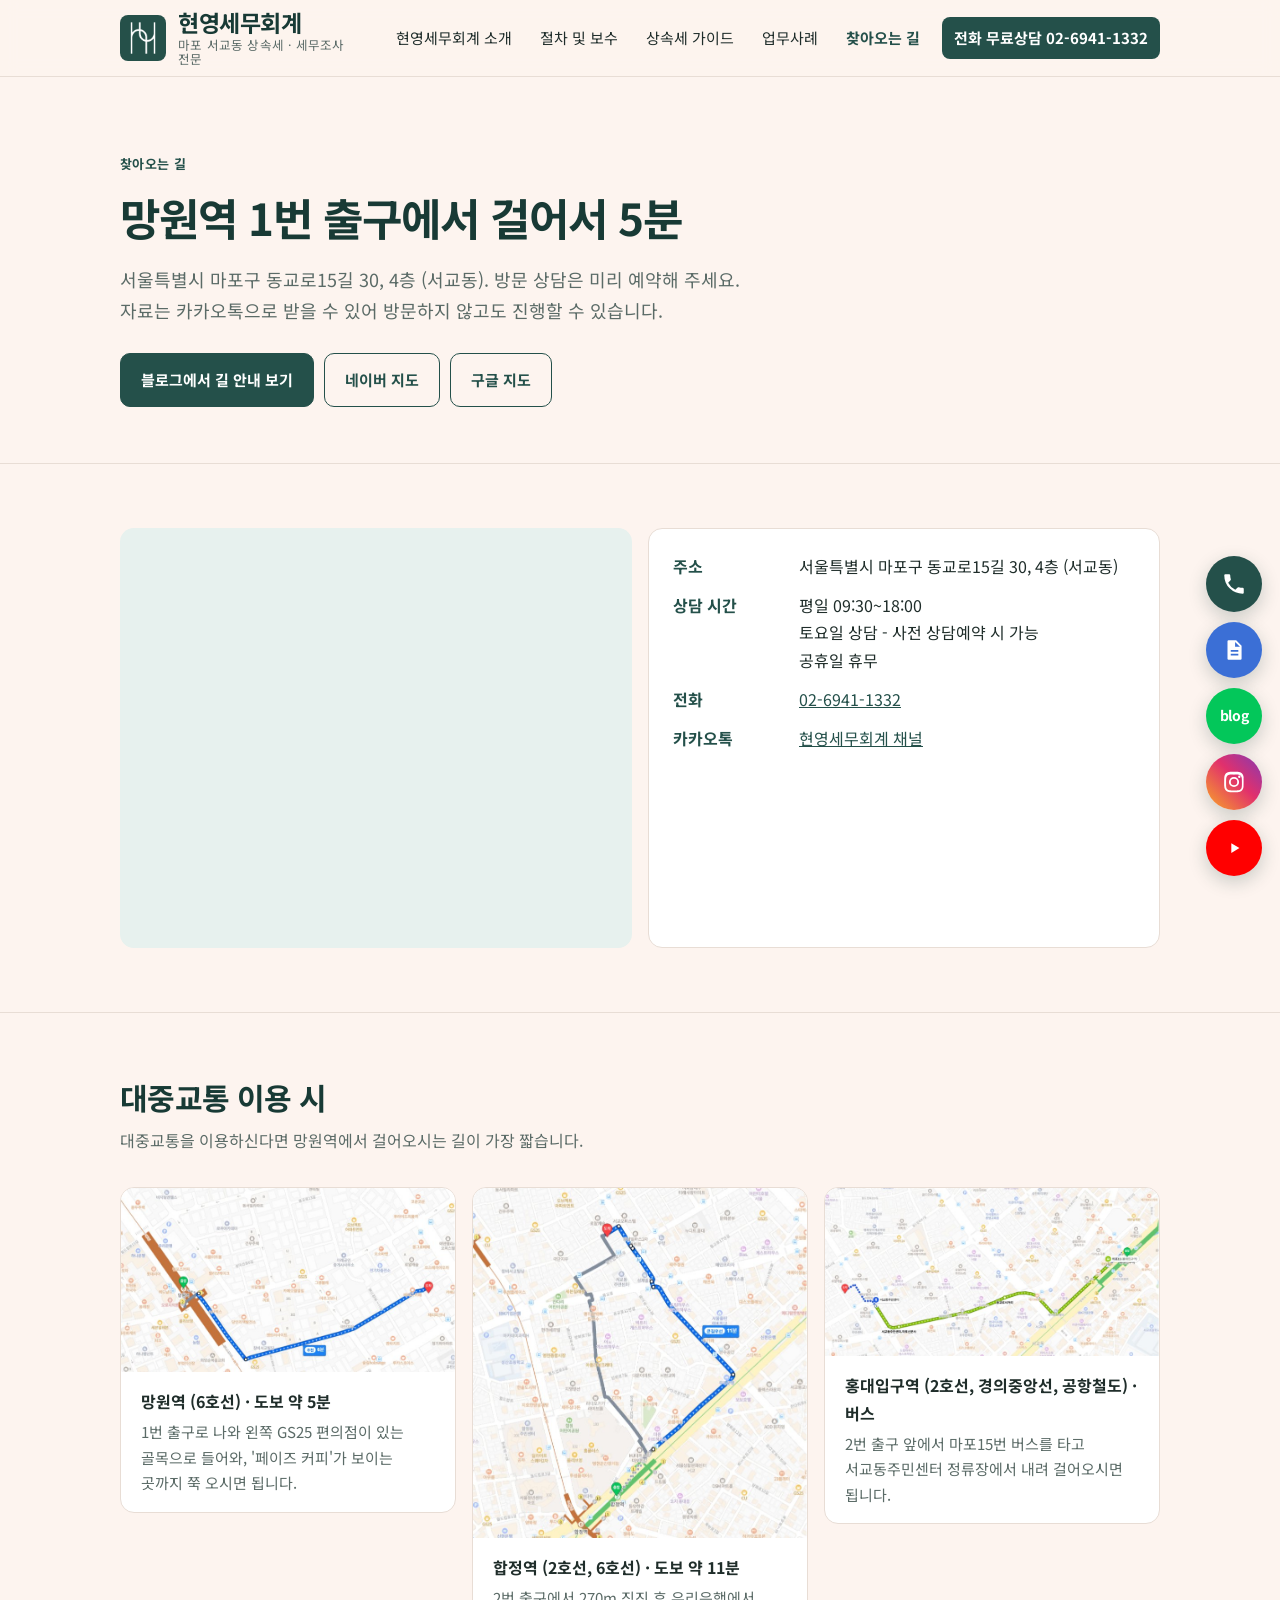
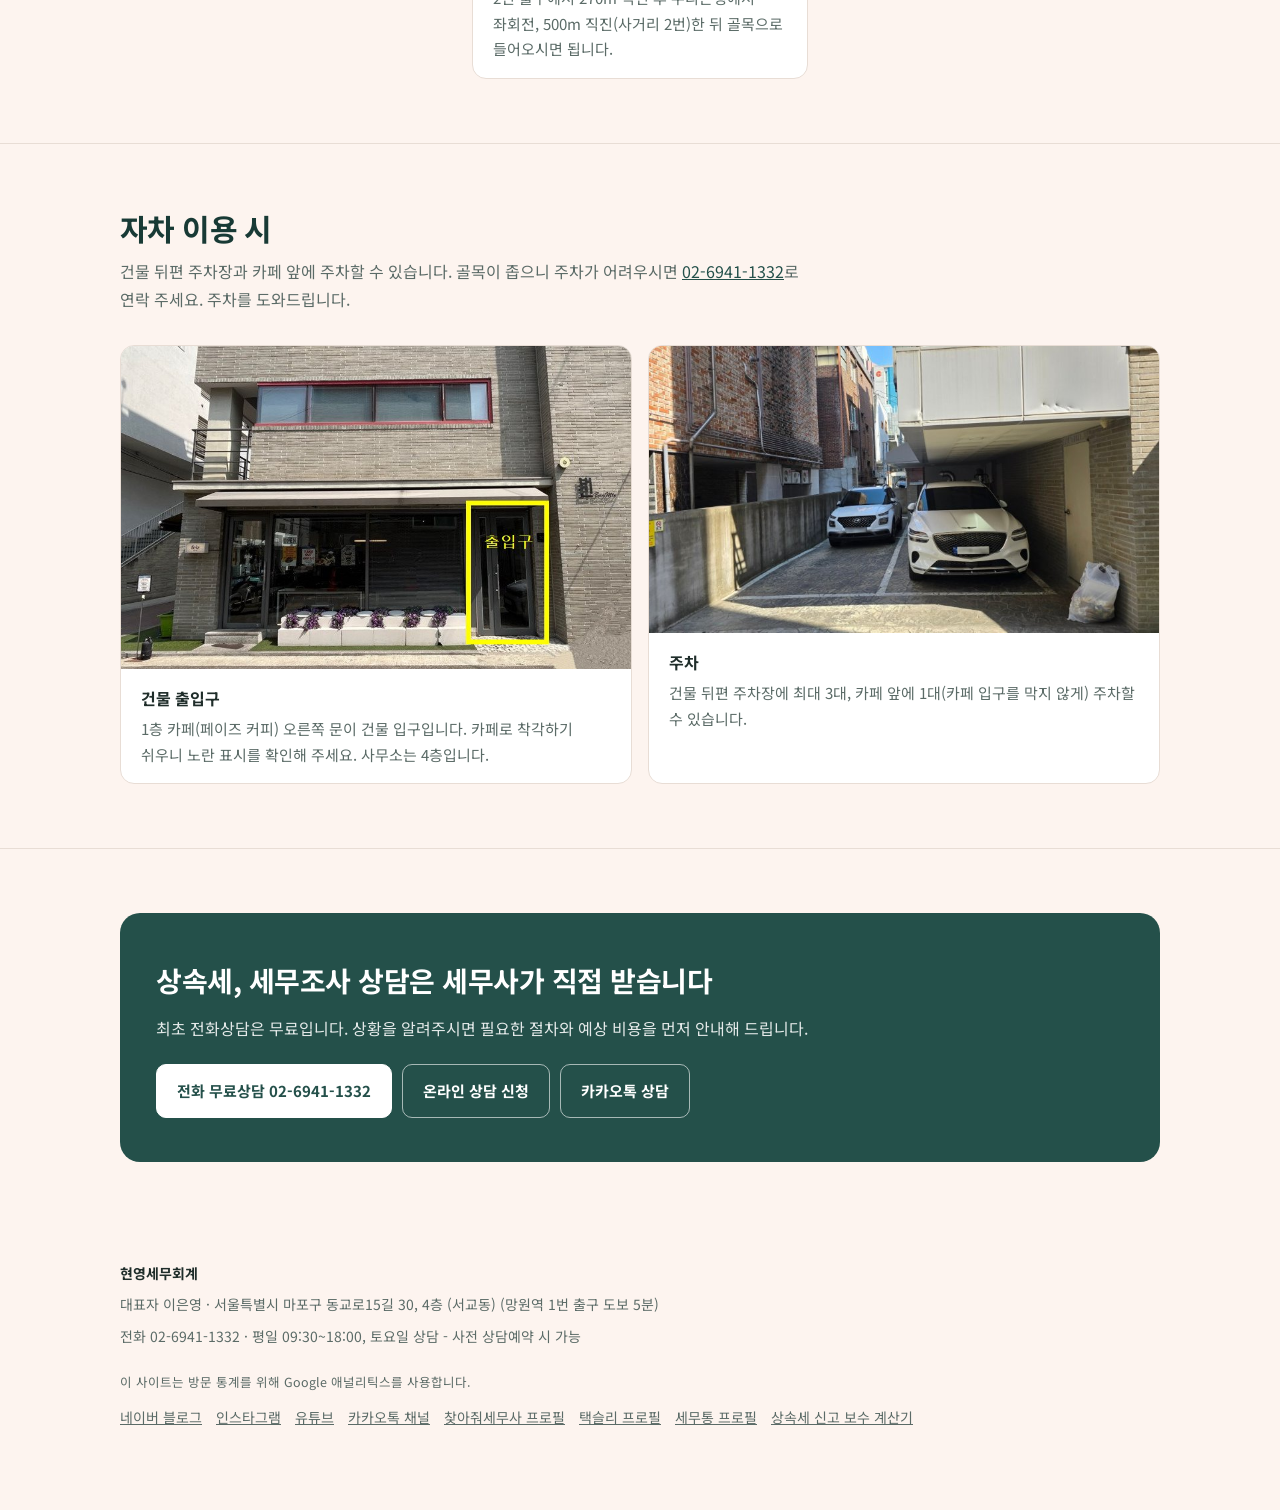
<file: location.html>
<!DOCTYPE html>
<html lang="ko">
<head>
<meta charset="utf-8">
<script>if(/\.github\.io$/.test(location.hostname)){location.replace("https://hyunyoungtax.com"+location.pathname+location.search+location.hash)}</script>
<meta name="viewport" content="width=device-width, initial-scale=1">
<script async src="https://www.googletagmanager.com/gtag/js?id=G-LGJ30CZ3ZZ"></script>
<script>
  window.dataLayer = window.dataLayer || [];
  function gtag(){dataLayer.push(arguments);}
  gtag('js', new Date());
  gtag('config', 'G-LGJ30CZ3ZZ');
</script>
<script src="/js/track.js" defer></script>
<title>찾아오는 길 | 현영세무회계 (마포 서교동, 망원역)</title>
<meta name="description" content="현영세무회계 오시는 길. 마포구 동교로15길 30, 4층. 망원역 1번 출구 도보 5분, 합정역 도보 11분, 건물 뒤편 주차 가능.">
<link rel="canonical" href="https://hyunyoungtax.com/location.html">
<meta property="og:type" content="website">
<meta property="og:title" content="찾아오는 길 | 현영세무회계 (마포 서교동, 망원역)">
<meta property="og:description" content="현영세무회계 오시는 길. 마포구 동교로15길 30, 4층. 망원역 1번 출구 도보 5분, 합정역 도보 11분, 건물 뒤편 주차 가능.">
<meta property="og:url" content="https://hyunyoungtax.com/location.html">
<meta property="og:locale" content="ko_KR">
<meta property="og:site_name" content="현영세무회계">
<meta property="og:image" content="https://hyunyoungtax.com/img/og.jpg">
<meta property="og:image:width" content="1200">
<meta property="og:image:height" content="630">
<meta property="og:image:alt" content="현영세무회계 로고와 상호">
<meta name="twitter:card" content="summary_large_image">
<meta name="twitter:image" content="https://hyunyoungtax.com/img/og.jpg">
<link rel="apple-touch-icon" sizes="180x180" href="img/apple-touch-icon.png">
<link rel="preconnect" href="https://fonts.googleapis.com">
<link href="https://fonts.googleapis.com/css2?family=Noto+Sans+KR:wght@400;500;700&display=swap" rel="stylesheet">
<link rel="stylesheet" href="styles.css?v=202611181703">
<link rel="icon" href="favicon.ico" sizes="any">
<link rel="icon" type="image/png" sizes="48x48" href="favicon.png">
<link rel="icon" type="image/png" sizes="192x192" href="img/icon-192.png">
<script type="application/ld+json">{"@context": "https://schema.org", "@type": "AccountingService", "name": "현영세무회계", "alternateName": ["현영세무회계", "Heritage for You"], "url": "https://hyunyoungtax.com/", "telephone": "+82-2-6941-1332", "description": "마포 서교동 상속세·세무조사 전문 세무사 사무소. 세무사 2인이 상담부터 신고, 세무조사 대응까지 직접 처리합니다.", "address": {"@type": "PostalAddress", "streetAddress": "동교로15길 30, 4층", "addressLocality": "마포구", "addressRegion": "서울특별시", "addressCountry": "KR"}, "openingHoursSpecification": [{"@type": "OpeningHoursSpecification", "dayOfWeek": ["Monday", "Tuesday", "Wednesday", "Thursday", "Friday"], "opens": "09:30", "closes": "18:00"}], "areaServed": ["서울특별시 마포구", "서교동", "합정동", "망원동", "연남동", "상수동", "홍대입구", "서울특별시"], "knowsAbout": ["상속세", "증여세", "상속세 세무조사", "자금출처조사", "비거주자 상속", "조세불복"], "founder": {"@type": "Person", "name": "이은영", "jobTitle": "대표세무사"}, "employee": [{"@type": "Person", "name": "이은영", "jobTitle": "대표세무사"}, {"@type": "Person", "name": "신현섭", "jobTitle": "대표세무사", "sameAs": ["https://taxly.kr/expert/0502-%EC%8B%A0%ED%98%84%EC%84%AD-%EC%84%B8%EB%AC%B4%EC%82%AC", "https://www.semutong.com/experts/1a3029b0-369f-4639-a7f3-e9f3639c8f43", "https://www.findsemusa.com/user/semusa/semusaview.do?semusa_id=3NibvNb0AJ3ZETSLfvhhcQ%3D%3D", "https://www.youtube.com/channel/UCNx93EOrD_FnZDusV8jUmhQ"]}], "logo": "https://hyunyoungtax.com/img/logo.png", "image": "https://hyunyoungtax.com/img/entrance.jpg", "sameAs": ["https://blog.naver.com/heritageforyou", "https://www.instagram.com/hyunyoungtax/", "https://pf.kakao.com/_xnxkGjX", "https://www.youtube.com/channel/UCNx93EOrD_FnZDusV8jUmhQ", "https://www.findsemusa.com/user/semusa/semusaview.do?semusa_id=3NibvNb0AJ3ZETSLfvhhcQ%3D%3D", "https://taxly.kr/expert/0502-%EC%8B%A0%ED%98%84%EC%84%AD-%EC%84%B8%EB%AC%B4%EC%82%AC", "https://www.semutong.com/experts/1a3029b0-369f-4639-a7f3-e9f3639c8f43"]}</script>
<meta name="google-site-verification" content="5lgwe7RFgetMXkqyc2l1Cm2juruPO-6gGKjDF6y0hhU">
<meta name="naver-site-verification" content="aa8fc622920357b5118a07485a8c0a5c2decef26">
</head>
<body>
<header class="hd"><div class="wrap">
  <a class="logo" href="index.html"><img src="img/logo.png" alt="" width="44" height="44"><span><b>현영세무회계</b><small>마포 서교동 상속세 · 세무조사 전문</small></span></a>
  <button class="menu-btn" type="button" aria-expanded="false" aria-controls="nav">메뉴</button>
  <nav class="nav" id="nav"><a href="index.html">현영세무회계 소개</a><a href="inheritance.html">절차 및 보수</a><a href="guide/">상속세 가이드</a><a href="cases.html">업무사례</a><a href="location.html" aria-current="page">찾아오는 길</a><a class="call" href="tel:02-6941-1332">전화 무료상담 02-6941-1332</a></nav>
</div></header>
<main>

<section class="hero"><div class="wrap">
  <span class="eyebrow">찾아오는 길</span>
  <h1>망원역 1번 출구에서 걸어서 5분</h1>
  <p class="lead">서울특별시 마포구 동교로15길 30, 4층 (서교동). 방문 상담은 미리 예약해 주세요. 자료는 카카오톡으로 받을 수 있어 방문하지 않고도 진행할 수 있습니다.</p>
  <div class="btns"><a class="btn pri" href="https://blog.naver.com/heritageforyou/224293575186" target="_blank" rel="noopener">블로그에서 길 안내 보기</a><a class="btn sec" href="https://map.naver.com/p/search/%ED%98%84%EC%98%81%20%EC%84%B8%EB%AC%B4%ED%9A%8C%EA%B3%84" target="_blank" rel="noopener">네이버 지도</a><a class="btn sec" href="https://www.google.com/maps/search/%ED%98%84%EC%98%81%EC%84%B8%EB%AC%B4%ED%9A%8C%EA%B3%84" target="_blank" rel="noopener">구글 지도</a></div>
</div></section>

<section class="sec"><div class="wrap">
  <div class="grid g2">
    <iframe class="map" title="현영세무회계 위치 지도" loading="lazy" referrerpolicy="no-referrer-when-downgrade"
      src="https://maps.google.com/maps?q=%ED%98%84%EC%98%81%EC%84%B8%EB%AC%B4%ED%9A%8C%EA%B3%84&hl=ko&z=16&output=embed"></iframe>
    <div class="card">
      <dl class="info">
        <dt>주소</dt><dd>서울특별시 마포구 동교로15길 30, 4층 (서교동)</dd>
        <dt>상담 시간</dt><dd>평일 09:30~18:00<br>토요일 상담 - 사전 상담예약 시 가능<br>공휴일 휴무</dd>
        <dt>전화</dt><dd><a href="tel:02-6941-1332">02-6941-1332</a></dd>
        <dt>카카오톡</dt><dd><a href="https://pf.kakao.com/_xnxkGjX" target="_blank" rel="noopener">현영세무회계 채널</a></dd>
      </dl>
    </div>
  </div>
</div></section>

<section class="sec"><div class="wrap">
  <div class="sec-hd"><h2>대중교통 이용 시</h2><p>대중교통을 이용하신다면 망원역에서 걸어오시는 길이 가장 짧습니다.</p></div>
  <div class="route">
    <figure class="card"><img src="img/route-mangwon.jpg" alt="망원역 1번 출구에서 사무소까지 도보 약 5분 경로" width="798" height="440" loading="lazy">
      <figcaption><b>망원역 (6호선) · 도보 약 5분</b>1번 출구로 나와 왼쪽 GS25 편의점이 있는 골목으로 들어와, '페이즈 커피'가 보이는 곳까지 쭉 오시면 됩니다.</figcaption></figure>
    <figure class="card"><img src="img/route-hapjeong.jpg" alt="합정역 2번 출구에서 사무소까지 도보 약 11분 경로" width="743" height="780" loading="lazy">
      <figcaption><b>합정역 (2호선, 6호선) · 도보 약 11분</b>2번 출구에서 270m 직진 후 우리은행에서 좌회전, 500m 직진(사거리 2번)한 뒤 골목으로 들어오시면 됩니다.</figcaption></figure>
    <figure class="card"><img src="img/route-hongdae.jpg" alt="홍대입구역 2번 출구에서 마포15번 버스로 서교동주민센터 하차 후 도보 경로" width="798" height="403" loading="lazy">
      <figcaption><b>홍대입구역 (2호선, 경의중앙선, 공항철도) · 버스</b>2번 출구 앞에서 마포15번 버스를 타고 서교동주민센터 정류장에서 내려 걸어오시면 됩니다.</figcaption></figure>
  </div>
</div></section>

<section class="sec"><div class="wrap">
  <div class="sec-hd"><h2>자차 이용 시</h2><p>건물 뒤편 주차장과 카페 앞에 주차할 수 있습니다. 골목이 좁으니 주차가 어려우시면 <a href="tel:02-6941-1332">02-6941-1332</a>로 연락 주세요. 주차를 도와드립니다.</p></div>
  <div class="grid g2">
    <figure class="door"><img src="img/entrance.jpg" alt="건물 출입구. 1층 카페 오른쪽 문" width="847" height="537" loading="lazy">
      <figcaption><b>건물 출입구</b>1층 카페(페이즈 커피) 오른쪽 문이 건물 입구입니다. 카페로 착각하기 쉬우니 노란 표시를 확인해 주세요. 사무소는 4층입니다.</figcaption></figure>
    <figure class="door"><img src="img/parking.jpg" alt="골목 안 건물 뒤편 주차장" width="767" height="432" loading="lazy">
      <figcaption><b>주차</b>건물 뒤편 주차장에 최대 3대, 카페 앞에 1대(카페 입구를 막지 않게) 주차할 수 있습니다.</figcaption></figure>
  </div>
</div></section>

<div class="wrap"><div class="cta">
  <h2>상속세, 세무조사 상담은 세무사가 직접 받습니다</h2>
  <p>최초 전화상담은 무료입니다. 상황을 알려주시면 필요한 절차와 예상 비용을 먼저 안내해 드립니다.</p>
  <div class="btns">
    <a class="btn pri" href="tel:02-6941-1332">전화 무료상담 02-6941-1332</a>
    <a class="btn sec" href="https://forms.gle/SSaCHjCDCBZCVqXTA" target="_blank" rel="noopener">온라인 상담 신청</a>
    <a class="btn sec" href="https://pf.kakao.com/_xnxkGjX" target="_blank" rel="noopener">카카오톡 상담</a>
  </div>
</div></div>
</main>
<nav class="fab" aria-label="바로 연결">
  <a class="f-tel" href="tel:02-6941-1332" aria-label="전화 연결 02-6941-1332"><svg viewBox="0 0 24 24" aria-hidden="true"><path d="M6.6 10.8a15.1 15.1 0 0 0 6.6 6.6l2.2-2.2a1 1 0 0 1 1-.25 11.4 11.4 0 0 0 3.6.57 1 1 0 0 1 1 1V20a1 1 0 0 1-1 1A17 17 0 0 1 3 4a1 1 0 0 1 1-1h3.5a1 1 0 0 1 1 1c0 1.25.2 2.46.57 3.6a1 1 0 0 1-.25 1z"/></svg><span>전화 연결</span></a>
  <a class="f-form" href="https://forms.gle/SSaCHjCDCBZCVqXTA" target="_blank" rel="noopener" aria-label="온라인 상담 신청"><svg viewBox="0 0 24 24" aria-hidden="true"><path d="M7 3h7l5 5v12a1 1 0 0 1-1 1H7a1 1 0 0 1-1-1V4a1 1 0 0 1 1-1zm6 1.5V9h4.5zM9 12v1.6h7V12zm0 3.4V17h7v-1.6z"/></svg><span>상담 신청</span></a>
  <a class="f-blog" href="https://blog.naver.com/heritageforyou" target="_blank" rel="noopener" aria-label="네이버 블로그"><b aria-hidden="true">blog</b><span>블로그</span></a>
  <a class="f-ig" href="https://www.instagram.com/hyunyoungtax/" target="_blank" rel="noopener" aria-label="인스타그램"><svg viewBox="0 0 24 24" aria-hidden="true"><path d="M12 7.3A4.7 4.7 0 1 0 12 16.7 4.7 4.7 0 0 0 12 7.3zm0 7.7a3 3 0 1 1 0-6 3 3 0 0 1 0 6zm4.9-8.9a1.1 1.1 0 1 0 0 2.2 1.1 1.1 0 0 0 0-2.2zM20.9 8c-.1-1.5-.4-2.8-1.5-3.9S17 2.6 15.5 2.5C14 2.4 10 2.4 8.5 2.5 7 2.6 5.6 2.9 4.6 4S3.1 6.5 3 8c-.1 1.5-.1 6.5 0 8 .1 1.5.4 2.8 1.5 3.9s2.4 1.4 3.9 1.5c1.5.1 5.5.1 7 0 1.5-.1 2.8-.4 3.9-1.5s1.4-2.4 1.5-3.9c.1-1.5.1-6.5 0-8zm-2 9.7a3 3 0 0 1-1.7 1.7c-1.2.5-4 .4-5.2.4s-4 .1-5.2-.4a3 3 0 0 1-1.7-1.7c-.5-1.2-.4-4-.4-5.2s-.1-4 .4-5.2a3 3 0 0 1 1.7-1.7c1.2-.5 4-.4 5.2-.4s4-.1 5.2.4a3 3 0 0 1 1.7 1.7c.5 1.2.4 4 .4 5.2s.1 4-.4 5.2z"/></svg><span>인스타그램</span></a>
  <a class="f-yt" href="https://www.youtube.com/@%EC%8B%A0%ED%98%84%EC%84%AD%EC%84%B8%EB%AC%B4%EC%82%AC" target="_blank" rel="noopener" aria-label="유튜브 채널"><svg viewBox="0 0 24 24" aria-hidden="true"><path d="M9.5 7.5v9l7.5-4.5z"/></svg><span>유튜브</span></a>
</nav>
<footer class="ft"><div class="wrap">
  <b>현영세무회계</b>
  <span>대표자 이은영 · 서울특별시 마포구 동교로15길 30, 4층 (서교동) (망원역 1번 출구 도보 5분)</span>
  <span>전화 02-6941-1332 · 평일 09:30~18:00, 토요일 상담 - 사전 상담예약 시 가능</span>
  <span class="fine">이 사이트는 방문 통계를 위해 Google 애널리틱스를 사용합니다.</span>
  <div class="links">
    <a href="https://blog.naver.com/heritageforyou" target="_blank" rel="noopener">네이버 블로그</a>
    <a href="https://www.instagram.com/hyunyoungtax/" target="_blank" rel="noopener">인스타그램</a>
    <a href="https://www.youtube.com/@%EC%8B%A0%ED%98%84%EC%84%AD%EC%84%B8%EB%AC%B4%EC%82%AC" target="_blank" rel="noopener">유튜브</a>
    <a href="https://pf.kakao.com/_xnxkGjX" target="_blank" rel="noopener">카카오톡 채널</a>
    <a href="https://www.findsemusa.com/user/semusa/semusaview.do?semusa_id=3NibvNb0AJ3ZETSLfvhhcQ%3D%3D" target="_blank" rel="noopener">찾아줘세무사 프로필</a>
    <a href="https://taxly.kr/expert/0502-%EC%8B%A0%ED%98%84%EC%84%AD-%EC%84%B8%EB%AC%B4%EC%82%AC" target="_blank" rel="noopener">택슬리 프로필</a>
    <a href="https://www.semutong.com/experts/1a3029b0-369f-4639-a7f3-e9f3639c8f43" target="_blank" rel="noopener">세무통 프로필</a>
    <a href="inheritance.html#fee">상속세 신고 보수 계산기</a>
  </div>
</div></footer>
<script>
var b=document.querySelector('.menu-btn'),n=document.getElementById('nav');
b.addEventListener('click',function(){var o=n.classList.toggle('open');b.setAttribute('aria-expanded',o)});
</script>
</body>
</html>
</file>
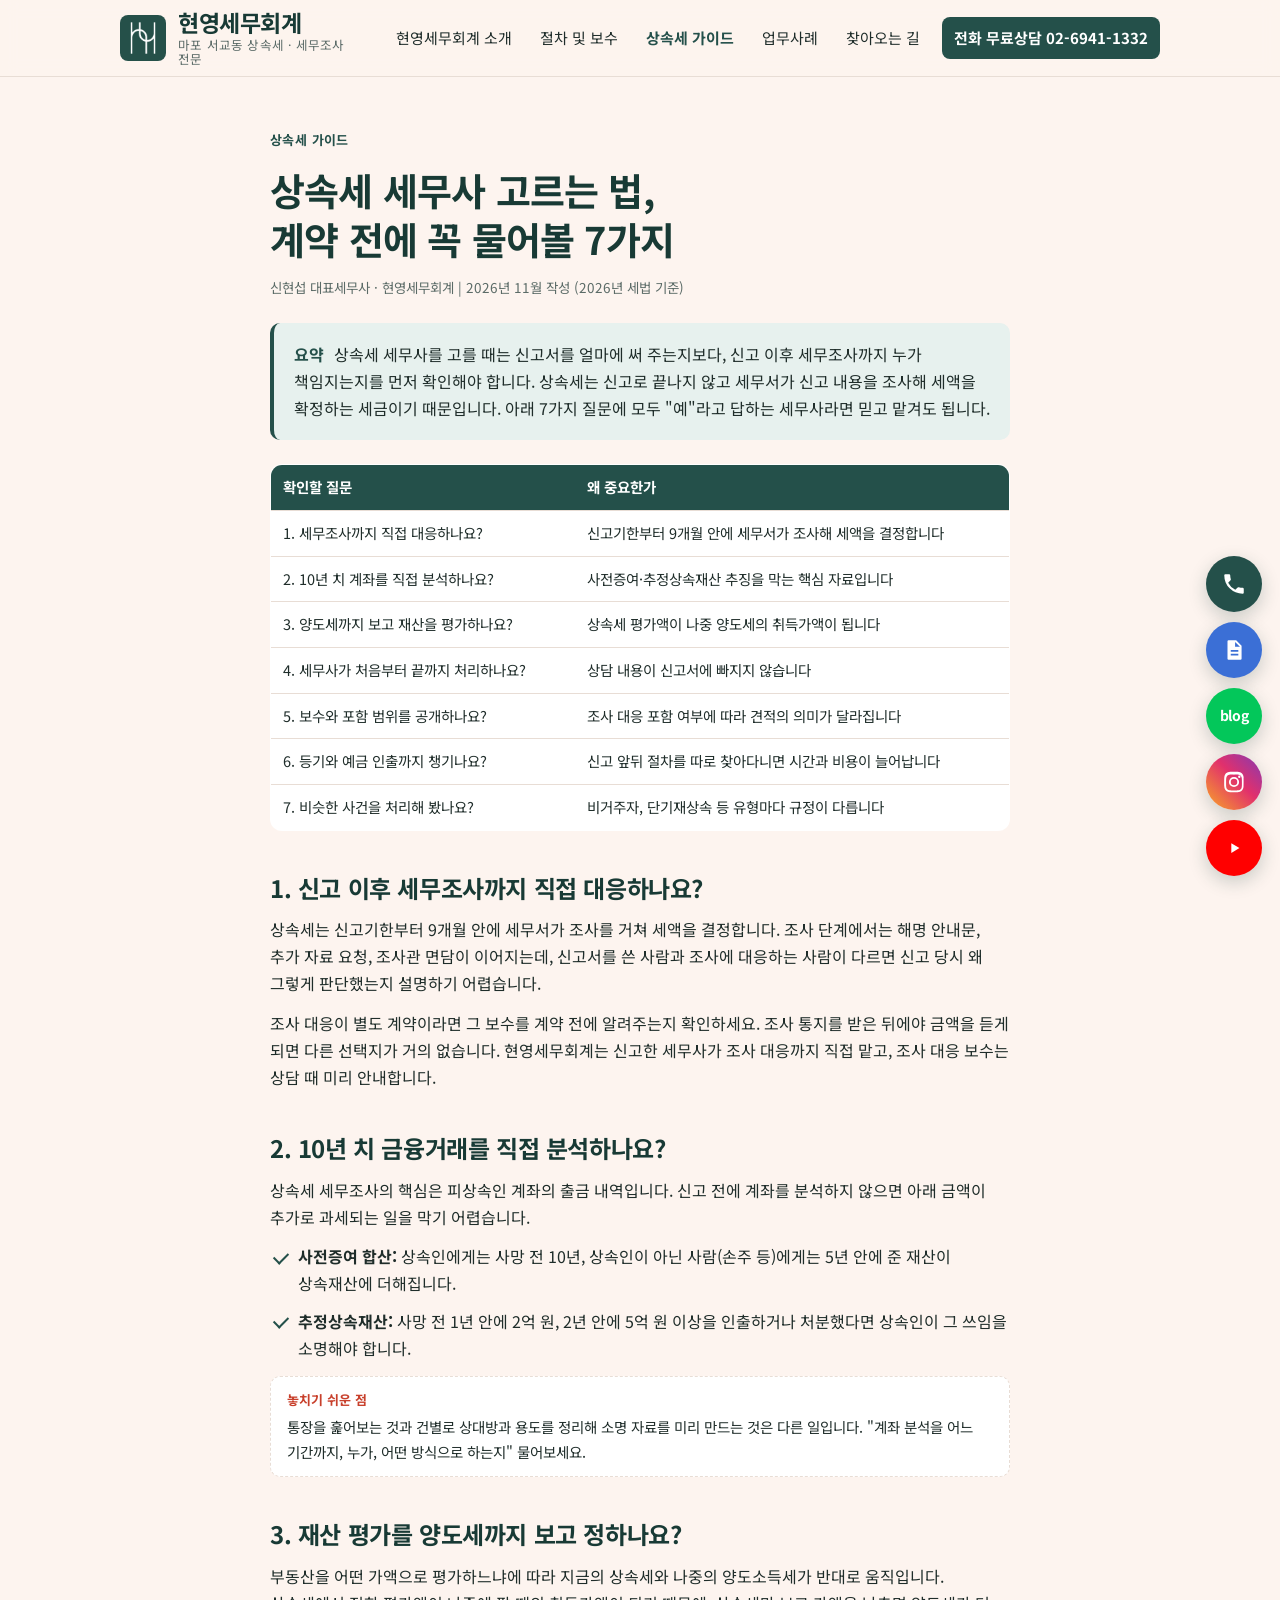
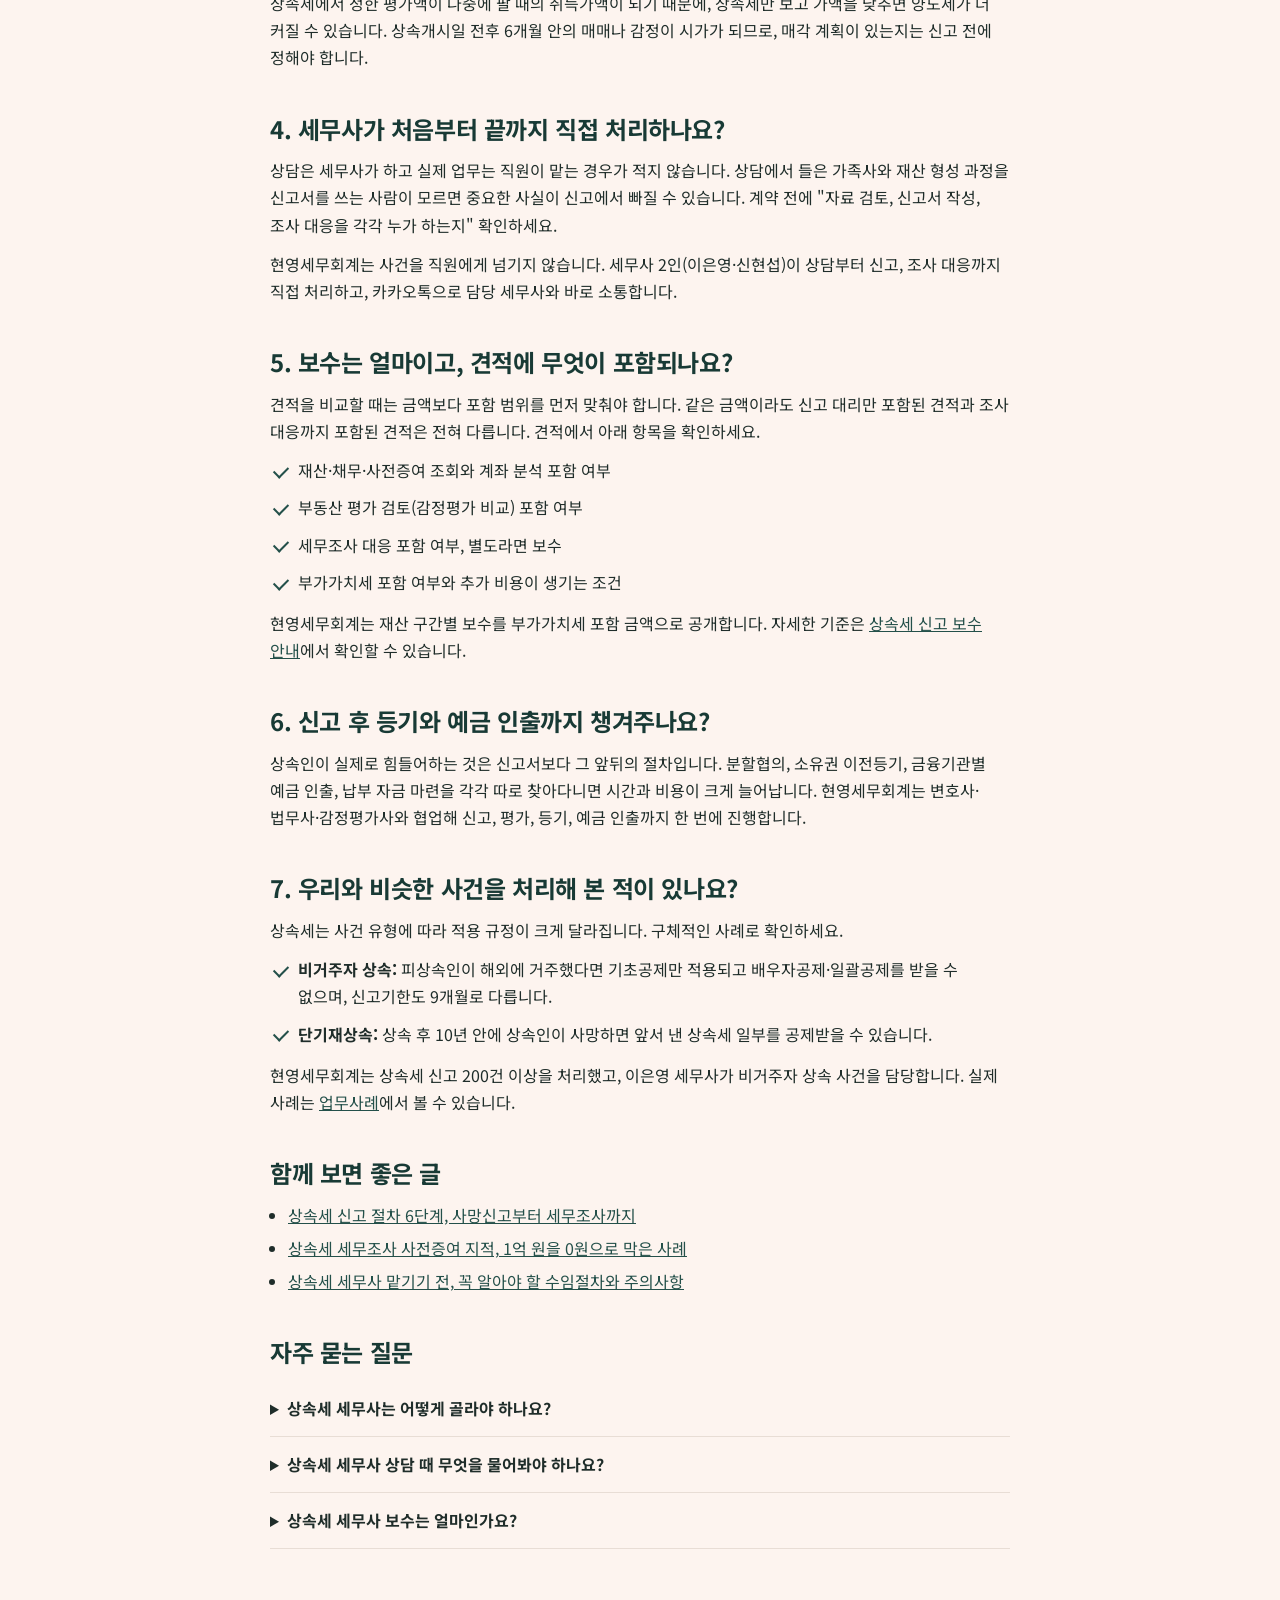
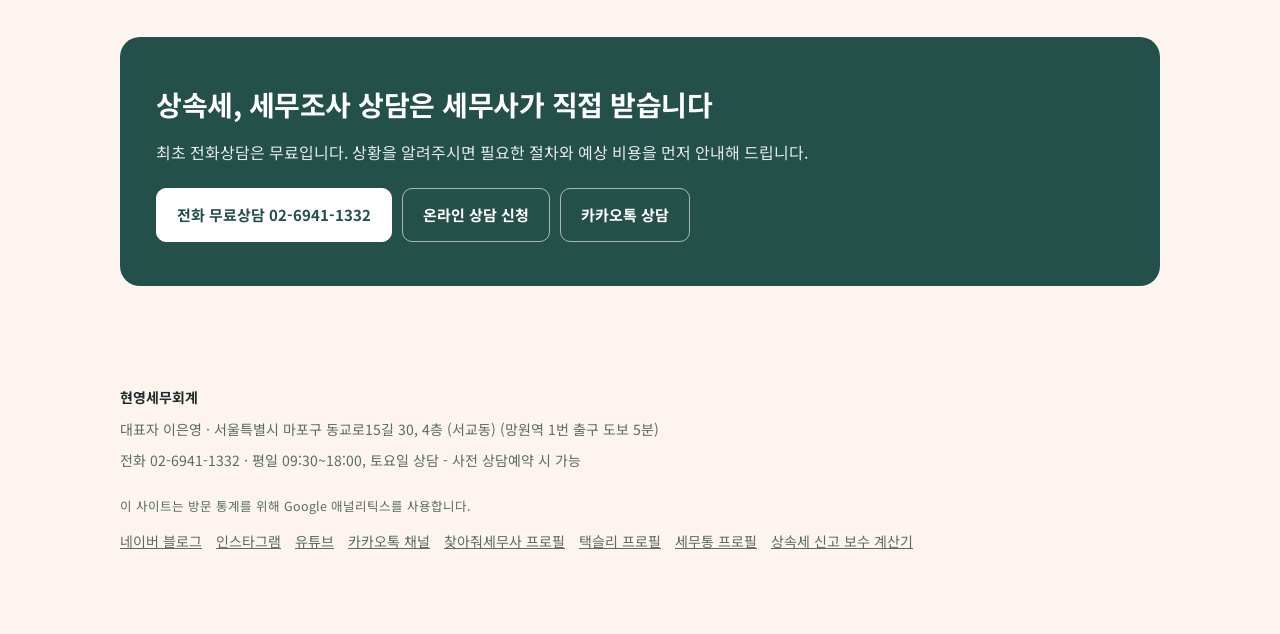
<file: guide/choosing-inheritance-tax-accountant.html>
<!DOCTYPE html>
<html lang="ko">
<head>
<meta charset="utf-8">
<script>if(/\.github\.io$/.test(location.hostname)){location.replace("https://hyunyoungtax.com"+location.pathname+location.search+location.hash)}</script>
<meta name="viewport" content="width=device-width, initial-scale=1">
<script async src="https://www.googletagmanager.com/gtag/js?id=G-LGJ30CZ3ZZ"></script>
<script>
  window.dataLayer = window.dataLayer || [];
  function gtag(){dataLayer.push(arguments);}
  gtag('js', new Date());
  gtag('config', 'G-LGJ30CZ3ZZ');
</script>
<script src="/js/track.js" defer></script>
<title>상속세 세무사 고르는 법, 계약 전에 꼭 물어볼 7가지 | 현영세무회계</title>
<meta name="description" content="상속세 세무사 고르는 법. 세무조사 직접 대응, 10년 치 계좌 분석, 보수 포함 범위 등 계약 전에 꼭 물어볼 7가지.">
<link rel="canonical" href="https://hyunyoungtax.com/guide/choosing-inheritance-tax-accountant.html">
<meta property="og:type" content="article">
<meta property="og:title" content="상속세 세무사 고르는 법, 계약 전에 꼭 물어볼 7가지 | 현영세무회계">
<meta property="og:description" content="상속세 세무사 고르는 법. 세무조사 직접 대응, 10년 치 계좌 분석, 보수 포함 범위 등 계약 전에 꼭 물어볼 7가지.">
<meta property="og:url" content="https://hyunyoungtax.com/guide/choosing-inheritance-tax-accountant.html">
<meta property="og:locale" content="ko_KR">
<meta property="og:site_name" content="현영세무회계">
<meta property="og:image" content="https://hyunyoungtax.com/img/og.jpg">
<meta property="og:image:width" content="1200">
<meta property="og:image:height" content="630">
<meta property="og:image:alt" content="현영세무회계 로고와 상호">
<meta name="twitter:card" content="summary_large_image">
<meta name="twitter:image" content="https://hyunyoungtax.com/img/og.jpg">
<link rel="apple-touch-icon" sizes="180x180" href="../img/apple-touch-icon.png">
<link rel="preconnect" href="https://fonts.googleapis.com">
<link href="https://fonts.googleapis.com/css2?family=Noto+Sans+KR:wght@400;500;700&display=swap" rel="stylesheet">
<link rel="stylesheet" href="../styles.css?v=202611181703">
<link rel="icon" href="../favicon.ico" sizes="any">
<link rel="icon" type="image/png" sizes="48x48" href="../favicon.png">
<link rel="icon" type="image/png" sizes="192x192" href="../img/icon-192.png">

<meta name="google-site-verification" content="5lgwe7RFgetMXkqyc2l1Cm2juruPO-6gGKjDF6y0hhU">
<meta name="naver-site-verification" content="aa8fc622920357b5118a07485a8c0a5c2decef26">
<script type="application/ld+json">
[{"@context": "https://schema.org", "@type": "Article", "headline": "상속세 세무사 고르는 법, 계약 전에 꼭 물어볼 7가지", "datePublished": "2026-11-18", "dateModified": "2026-11-18", "inLanguage": "ko", "mainEntityOfPage": "https://hyunyoungtax.com/guide/choosing-inheritance-tax-accountant.html", "author": {"@type": "Person", "name": "신현섭", "jobTitle": "대표세무사", "worksFor": {"@type": "AccountingService", "name": "현영세무회계", "url": "https://hyunyoungtax.com/"}}, "publisher": {"@type": "Organization", "name": "현영세무회계", "logo": {"@type": "ImageObject", "url": "https://hyunyoungtax.com/img/logo.png"}}, "image": "https://hyunyoungtax.com/img/og.jpg"}, {"@context": "https://schema.org", "@type": "FAQPage", "mainEntity": [{"@type": "Question", "name": "상속세 세무사는 어떻게 골라야 하나요?", "acceptedAnswer": {"@type": "Answer", "text": "신고 보수보다 신고 이후 세무조사까지 누가 책임지는지를 먼저 확인해야 합니다. 상속세는 세무서가 신고 내용을 조사해 세액을 확정하는 세금이라, 신고한 세무사가 조사 대응까지 직접 맡는지, 10년 치 계좌를 직접 분석하는지, 세무사가 처음부터 끝까지 처리하는지가 핵심 기준입니다."}}, {"@type": "Question", "name": "상속세 세무사 상담 때 무엇을 물어봐야 하나요?", "acceptedAnswer": {"@type": "Answer", "text": "세무조사가 나오면 신고한 세무사가 직접 대응하는지와 그 보수, 계좌 내역을 몇 년 치 누가 분석하는지, 공시가격과 감정평가 중 양도세까지 보면 어느 쪽이 유리한지, 사건 담당자가 누구인지, 보수에 부가세와 추가 비용이 포함되는지를 물어보세요."}}, {"@type": "Question", "name": "상속세 세무사 보수는 얼마인가요?", "acceptedAnswer": {"@type": "Answer", "text": "사무소마다 다르고 포함 범위도 다릅니다. 현영세무회계는 재산가액 5억 원 이하 165만 원, 10억 원 275만 원, 30억 원 825만 원(부가세 포함) 등 구간별 보수를 공개하고, 같은 구간에서도 재산가액이 낮으면 보수를 차감합니다. 세무조사 대응은 별도 계약입니다."}}]}]
</script>
</head>
<body>
<header class="hd"><div class="wrap">
  <a class="logo" href="../index.html"><img src="../img/logo.png" alt="" width="44" height="44"><span><b>현영세무회계</b><small>마포 서교동 상속세 · 세무조사 전문</small></span></a>
  <button class="menu-btn" type="button" aria-expanded="false" aria-controls="nav">메뉴</button>
  <nav class="nav" id="nav"><a href="../index.html">현영세무회계 소개</a><a href="../inheritance.html">절차 및 보수</a><a href="../guide/" aria-current="page">상속세 가이드</a><a href="../cases.html">업무사례</a><a href="../location.html">찾아오는 길</a><a class="call" href="tel:02-6941-1332">전화 무료상담 02-6941-1332</a></nav>
</div></header>
<main>
<article class="guide"><div class="wrap">
<header class="g-hd">
  <span class="eyebrow">상속세 가이드</span>
  <h1>상속세 세무사 고르는 법,<br>계약 전에 꼭 물어볼 7가지</h1>
  <p class="byline">신현섭 대표세무사 · 현영세무회계 | 2026년 11월 작성 (2026년 세법 기준)</p>
</header>

<div class="g-sum"><p><b>요약</b> 상속세 세무사를 고를 때는 신고서를 얼마에 써 주는지보다, 신고 이후 세무조사까지 누가 책임지는지를 먼저 확인해야 합니다. 상속세는 신고로 끝나지 않고 세무서가 신고 내용을 조사해 세액을 확정하는 세금이기 때문입니다. 아래 7가지 질문에 모두 "예"라고 답하는 세무사라면 믿고 맡겨도 됩니다.</p></div>

<table class="g-tb">
  <tr><th>확인할 질문</th><th>왜 중요한가</th></tr>
  <tr><td>1. 세무조사까지 직접 대응하나요?</td><td>신고기한부터 9개월 안에 세무서가 조사해 세액을 결정합니다</td></tr>
  <tr><td>2. 10년 치 계좌를 직접 분석하나요?</td><td>사전증여·추정상속재산 추징을 막는 핵심 자료입니다</td></tr>
  <tr><td>3. 양도세까지 보고 재산을 평가하나요?</td><td>상속세 평가액이 나중 양도세의 취득가액이 됩니다</td></tr>
  <tr><td>4. 세무사가 처음부터 끝까지 처리하나요?</td><td>상담 내용이 신고서에 빠지지 않습니다</td></tr>
  <tr><td>5. 보수와 포함 범위를 공개하나요?</td><td>조사 대응 포함 여부에 따라 견적의 의미가 달라집니다</td></tr>
  <tr><td>6. 등기와 예금 인출까지 챙기나요?</td><td>신고 앞뒤 절차를 따로 찾아다니면 시간과 비용이 늘어납니다</td></tr>
  <tr><td>7. 비슷한 사건을 처리해 봤나요?</td><td>비거주자, 단기재상속 등 유형마다 규정이 다릅니다</td></tr>
</table>

<section>
  <h2>1. 신고 이후 세무조사까지 직접 대응하나요?</h2>
  <p>상속세는 신고기한부터 9개월 안에 세무서가 조사를 거쳐 세액을 결정합니다. 조사 단계에서는 해명 안내문, 추가 자료 요청, 조사관 면담이 이어지는데, 신고서를 쓴 사람과 조사에 대응하는 사람이 다르면 신고 당시 왜 그렇게 판단했는지 설명하기 어렵습니다.</p>
  <p>조사 대응이 별도 계약이라면 그 보수를 계약 전에 알려주는지 확인하세요. 조사 통지를 받은 뒤에야 금액을 듣게 되면 다른 선택지가 거의 없습니다. 현영세무회계는 신고한 세무사가 조사 대응까지 직접 맡고, 조사 대응 보수는 상담 때 미리 안내합니다.</p>
</section>

<section>
  <h2>2. 10년 치 금융거래를 직접 분석하나요?</h2>
  <p>상속세 세무조사의 핵심은 피상속인 계좌의 출금 내역입니다. 신고 전에 계좌를 분석하지 않으면 아래 금액이 추가로 과세되는 일을 막기 어렵습니다.</p>
  <ul class="check">
    <li><b>사전증여 합산:</b> 상속인에게는 사망 전 10년, 상속인이 아닌 사람(손주 등)에게는 5년 안에 준 재산이 상속재산에 더해집니다.</li>
    <li><b>추정상속재산:</b> 사망 전 1년 안에 2억 원, 2년 안에 5억 원 이상을 인출하거나 처분했다면 상속인이 그 쓰임을 소명해야 합니다.</li>
  </ul>
  <p class="tip">통장을 훑어보는 것과 건별로 상대방과 용도를 정리해 소명 자료를 미리 만드는 것은 다른 일입니다. "계좌 분석을 어느 기간까지, 누가, 어떤 방식으로 하는지" 물어보세요.</p>
</section>

<section>
  <h2>3. 재산 평가를 양도세까지 보고 정하나요?</h2>
  <p>부동산을 어떤 가액으로 평가하느냐에 따라 지금의 상속세와 나중의 양도소득세가 반대로 움직입니다. 상속세에서 정한 평가액이 나중에 팔 때의 취득가액이 되기 때문에, 상속세만 보고 가액을 낮추면 양도세가 더 커질 수 있습니다. 상속개시일 전후 6개월 안의 매매나 감정이 시가가 되므로, 매각 계획이 있는지는 신고 전에 정해야 합니다.</p>
</section>

<section>
  <h2>4. 세무사가 처음부터 끝까지 직접 처리하나요?</h2>
  <p>상담은 세무사가 하고 실제 업무는 직원이 맡는 경우가 적지 않습니다. 상담에서 들은 가족사와 재산 형성 과정을 신고서를 쓰는 사람이 모르면 중요한 사실이 신고에서 빠질 수 있습니다. 계약 전에 "자료 검토, 신고서 작성, 조사 대응을 각각 누가 하는지" 확인하세요.</p>
  <p>현영세무회계는 사건을 직원에게 넘기지 않습니다. 세무사 2인(이은영·신현섭)이 상담부터 신고, 조사 대응까지 직접 처리하고, 카카오톡으로 담당 세무사와 바로 소통합니다.</p>
</section>

<section>
  <h2>5. 보수는 얼마이고, 견적에 무엇이 포함되나요?</h2>
  <p>견적을 비교할 때는 금액보다 포함 범위를 먼저 맞춰야 합니다. 같은 금액이라도 신고 대리만 포함된 견적과 조사 대응까지 포함된 견적은 전혀 다릅니다. 견적에서 아래 항목을 확인하세요.</p>
  <ul class="check">
    <li>재산·채무·사전증여 조회와 계좌 분석 포함 여부</li>
    <li>부동산 평가 검토(감정평가 비교) 포함 여부</li>
    <li>세무조사 대응 포함 여부, 별도라면 보수</li>
    <li>부가가치세 포함 여부와 추가 비용이 생기는 조건</li>
  </ul>
  <p>현영세무회계는 재산 구간별 보수를 부가가치세 포함 금액으로 공개합니다. 자세한 기준은 <a href="inheritance-tax-fee.html">상속세 신고 보수 안내</a>에서 확인할 수 있습니다.</p>
</section>

<section>
  <h2>6. 신고 후 등기와 예금 인출까지 챙겨주나요?</h2>
  <p>상속인이 실제로 힘들어하는 것은 신고서보다 그 앞뒤의 절차입니다. 분할협의, 소유권 이전등기, 금융기관별 예금 인출, 납부 자금 마련을 각각 따로 찾아다니면 시간과 비용이 크게 늘어납니다. 현영세무회계는 변호사·법무사·감정평가사와 협업해 신고, 평가, 등기, 예금 인출까지 한 번에 진행합니다.</p>
</section>

<section>
  <h2>7. 우리와 비슷한 사건을 처리해 본 적이 있나요?</h2>
  <p>상속세는 사건 유형에 따라 적용 규정이 크게 달라집니다. 구체적인 사례로 확인하세요.</p>
  <ul class="check">
    <li><b>비거주자 상속:</b> 피상속인이 해외에 거주했다면 기초공제만 적용되고 배우자공제·일괄공제를 받을 수 없으며, 신고기한도 9개월로 다릅니다.</li>
    <li><b>단기재상속:</b> 상속 후 10년 안에 상속인이 사망하면 앞서 낸 상속세 일부를 공제받을 수 있습니다.</li>
  </ul>
  <p>현영세무회계는 상속세 신고 200건 이상을 처리했고, 이은영 세무사가 비거주자 상속 사건을 담당합니다. 실제 사례는 <a href="../cases.html">업무사례</a>에서 볼 수 있습니다.</p>
</section>

<section class="g-more">
  <h2>함께 보면 좋은 글</h2>
  <ul>
    <li><a href="inheritance-tax-process.html">상속세 신고 절차 6단계, 사망신고부터 세무조사까지</a></li>
    <li><a href="inheritance-tax-audit-prior-gift.html">상속세 세무조사 사전증여 지적, 1억 원을 0원으로 막은 사례</a></li>
    <li><a href="https://blog.naver.com/heritageforyou/224293744528" target="_blank" rel="noopener">상속세 세무사 맡기기 전, 꼭 알아야 할 수임절차와 주의사항</a></li>
  </ul>
</section>

<section class="g-faq"><h2>자주 묻는 질문</h2><details><summary>상속세 세무사는 어떻게 골라야 하나요?</summary><p>신고 보수보다 신고 이후 세무조사까지 누가 책임지는지를 먼저 확인해야 합니다. 상속세는 세무서가 신고 내용을 조사해 세액을 확정하는 세금이라, 신고한 세무사가 조사 대응까지 직접 맡는지, 10년 치 계좌를 직접 분석하는지, 세무사가 처음부터 끝까지 처리하는지가 핵심 기준입니다.</p></details><details><summary>상속세 세무사 상담 때 무엇을 물어봐야 하나요?</summary><p>세무조사가 나오면 신고한 세무사가 직접 대응하는지와 그 보수, 계좌 내역을 몇 년 치 누가 분석하는지, 공시가격과 감정평가 중 양도세까지 보면 어느 쪽이 유리한지, 사건 담당자가 누구인지, 보수에 부가세와 추가 비용이 포함되는지를 물어보세요.</p></details><details><summary>상속세 세무사 보수는 얼마인가요?</summary><p>사무소마다 다르고 포함 범위도 다릅니다. 현영세무회계는 재산가액 5억 원 이하 165만 원, 10억 원 275만 원, 30억 원 825만 원(부가세 포함) 등 구간별 보수를 공개하고, 같은 구간에서도 재산가액이 낮으면 보수를 차감합니다. 세무조사 대응은 별도 계약입니다.</p></details></section>
</div></article>
<div class="wrap"><div class="cta">
  <h2>상속세, 세무조사 상담은 세무사가 직접 받습니다</h2>
  <p>최초 전화상담은 무료입니다. 상황을 알려주시면 필요한 절차와 예상 비용을 먼저 안내해 드립니다.</p>
  <div class="btns">
    <a class="btn pri" href="tel:02-6941-1332">전화 무료상담 02-6941-1332</a>
    <a class="btn sec" href="https://forms.gle/SSaCHjCDCBZCVqXTA" target="_blank" rel="noopener">온라인 상담 신청</a>
    <a class="btn sec" href="https://pf.kakao.com/_xnxkGjX" target="_blank" rel="noopener">카카오톡 상담</a>
  </div>
</div></div>
</main>
<nav class="fab" aria-label="바로 연결">
  <a class="f-tel" href="tel:02-6941-1332" aria-label="전화 연결 02-6941-1332"><svg viewBox="0 0 24 24" aria-hidden="true"><path d="M6.6 10.8a15.1 15.1 0 0 0 6.6 6.6l2.2-2.2a1 1 0 0 1 1-.25 11.4 11.4 0 0 0 3.6.57 1 1 0 0 1 1 1V20a1 1 0 0 1-1 1A17 17 0 0 1 3 4a1 1 0 0 1 1-1h3.5a1 1 0 0 1 1 1c0 1.25.2 2.46.57 3.6a1 1 0 0 1-.25 1z"/></svg><span>전화 연결</span></a>
  <a class="f-form" href="https://forms.gle/SSaCHjCDCBZCVqXTA" target="_blank" rel="noopener" aria-label="온라인 상담 신청"><svg viewBox="0 0 24 24" aria-hidden="true"><path d="M7 3h7l5 5v12a1 1 0 0 1-1 1H7a1 1 0 0 1-1-1V4a1 1 0 0 1 1-1zm6 1.5V9h4.5zM9 12v1.6h7V12zm0 3.4V17h7v-1.6z"/></svg><span>상담 신청</span></a>
  <a class="f-blog" href="https://blog.naver.com/heritageforyou" target="_blank" rel="noopener" aria-label="네이버 블로그"><b aria-hidden="true">blog</b><span>블로그</span></a>
  <a class="f-ig" href="https://www.instagram.com/hyunyoungtax/" target="_blank" rel="noopener" aria-label="인스타그램"><svg viewBox="0 0 24 24" aria-hidden="true"><path d="M12 7.3A4.7 4.7 0 1 0 12 16.7 4.7 4.7 0 0 0 12 7.3zm0 7.7a3 3 0 1 1 0-6 3 3 0 0 1 0 6zm4.9-8.9a1.1 1.1 0 1 0 0 2.2 1.1 1.1 0 0 0 0-2.2zM20.9 8c-.1-1.5-.4-2.8-1.5-3.9S17 2.6 15.5 2.5C14 2.4 10 2.4 8.5 2.5 7 2.6 5.6 2.9 4.6 4S3.1 6.5 3 8c-.1 1.5-.1 6.5 0 8 .1 1.5.4 2.8 1.5 3.9s2.4 1.4 3.9 1.5c1.5.1 5.5.1 7 0 1.5-.1 2.8-.4 3.9-1.5s1.4-2.4 1.5-3.9c.1-1.5.1-6.5 0-8zm-2 9.7a3 3 0 0 1-1.7 1.7c-1.2.5-4 .4-5.2.4s-4 .1-5.2-.4a3 3 0 0 1-1.7-1.7c-.5-1.2-.4-4-.4-5.2s-.1-4 .4-5.2a3 3 0 0 1 1.7-1.7c1.2-.5 4-.4 5.2-.4s4-.1 5.2.4a3 3 0 0 1 1.7 1.7c.5 1.2.4 4 .4 5.2s.1 4-.4 5.2z"/></svg><span>인스타그램</span></a>
  <a class="f-yt" href="https://www.youtube.com/@%EC%8B%A0%ED%98%84%EC%84%AD%EC%84%B8%EB%AC%B4%EC%82%AC" target="_blank" rel="noopener" aria-label="유튜브 채널"><svg viewBox="0 0 24 24" aria-hidden="true"><path d="M9.5 7.5v9l7.5-4.5z"/></svg><span>유튜브</span></a>
</nav>
<footer class="ft"><div class="wrap">
  <b>현영세무회계</b>
  <span>대표자 이은영 · 서울특별시 마포구 동교로15길 30, 4층 (서교동) (망원역 1번 출구 도보 5분)</span>
  <span>전화 02-6941-1332 · 평일 09:30~18:00, 토요일 상담 - 사전 상담예약 시 가능</span>
  <span class="fine">이 사이트는 방문 통계를 위해 Google 애널리틱스를 사용합니다.</span>
  <div class="links">
    <a href="https://blog.naver.com/heritageforyou" target="_blank" rel="noopener">네이버 블로그</a>
    <a href="https://www.instagram.com/hyunyoungtax/" target="_blank" rel="noopener">인스타그램</a>
    <a href="https://www.youtube.com/@%EC%8B%A0%ED%98%84%EC%84%AD%EC%84%B8%EB%AC%B4%EC%82%AC" target="_blank" rel="noopener">유튜브</a>
    <a href="https://pf.kakao.com/_xnxkGjX" target="_blank" rel="noopener">카카오톡 채널</a>
    <a href="https://www.findsemusa.com/user/semusa/semusaview.do?semusa_id=3NibvNb0AJ3ZETSLfvhhcQ%3D%3D" target="_blank" rel="noopener">찾아줘세무사 프로필</a>
    <a href="https://taxly.kr/expert/0502-%EC%8B%A0%ED%98%84%EC%84%AD-%EC%84%B8%EB%AC%B4%EC%82%AC" target="_blank" rel="noopener">택슬리 프로필</a>
    <a href="https://www.semutong.com/experts/1a3029b0-369f-4639-a7f3-e9f3639c8f43" target="_blank" rel="noopener">세무통 프로필</a>
    <a href="../inheritance.html#fee">상속세 신고 보수 계산기</a>
  </div>
</div></footer>
<script>
var b=document.querySelector('.menu-btn'),n=document.getElementById('nav');
b.addEventListener('click',function(){var o=n.classList.toggle('open');b.setAttribute('aria-expanded',o)});
</script>
<script>
document.querySelectorAll('.hs-nav').forEach(function(n){var r=n.nextElementSibling;
 n.querySelectorAll('.hs-b').forEach(function(b){b.addEventListener('click',function(){r.scrollBy({left:(+b.dataset.d)*r.clientWidth*0.8,behavior:'smooth'})})})});
</script>
</body>
</html>
</file>
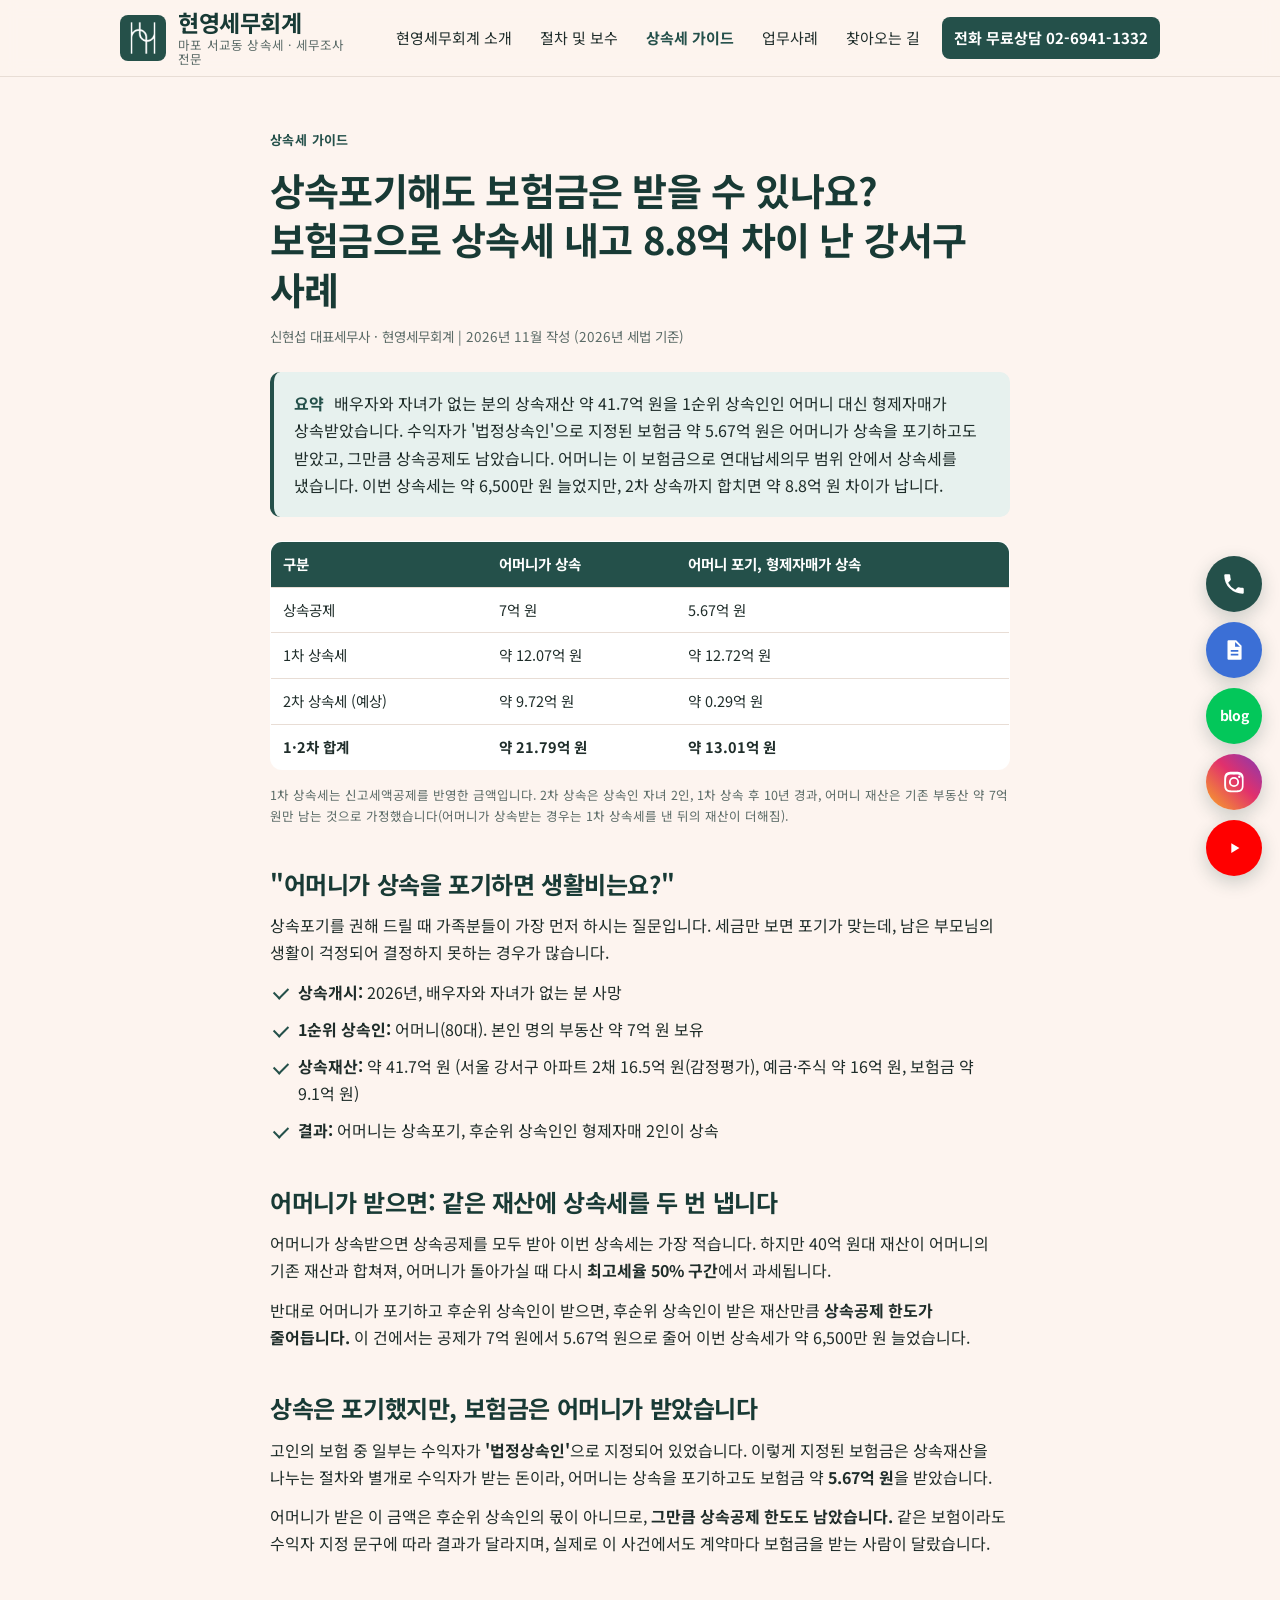
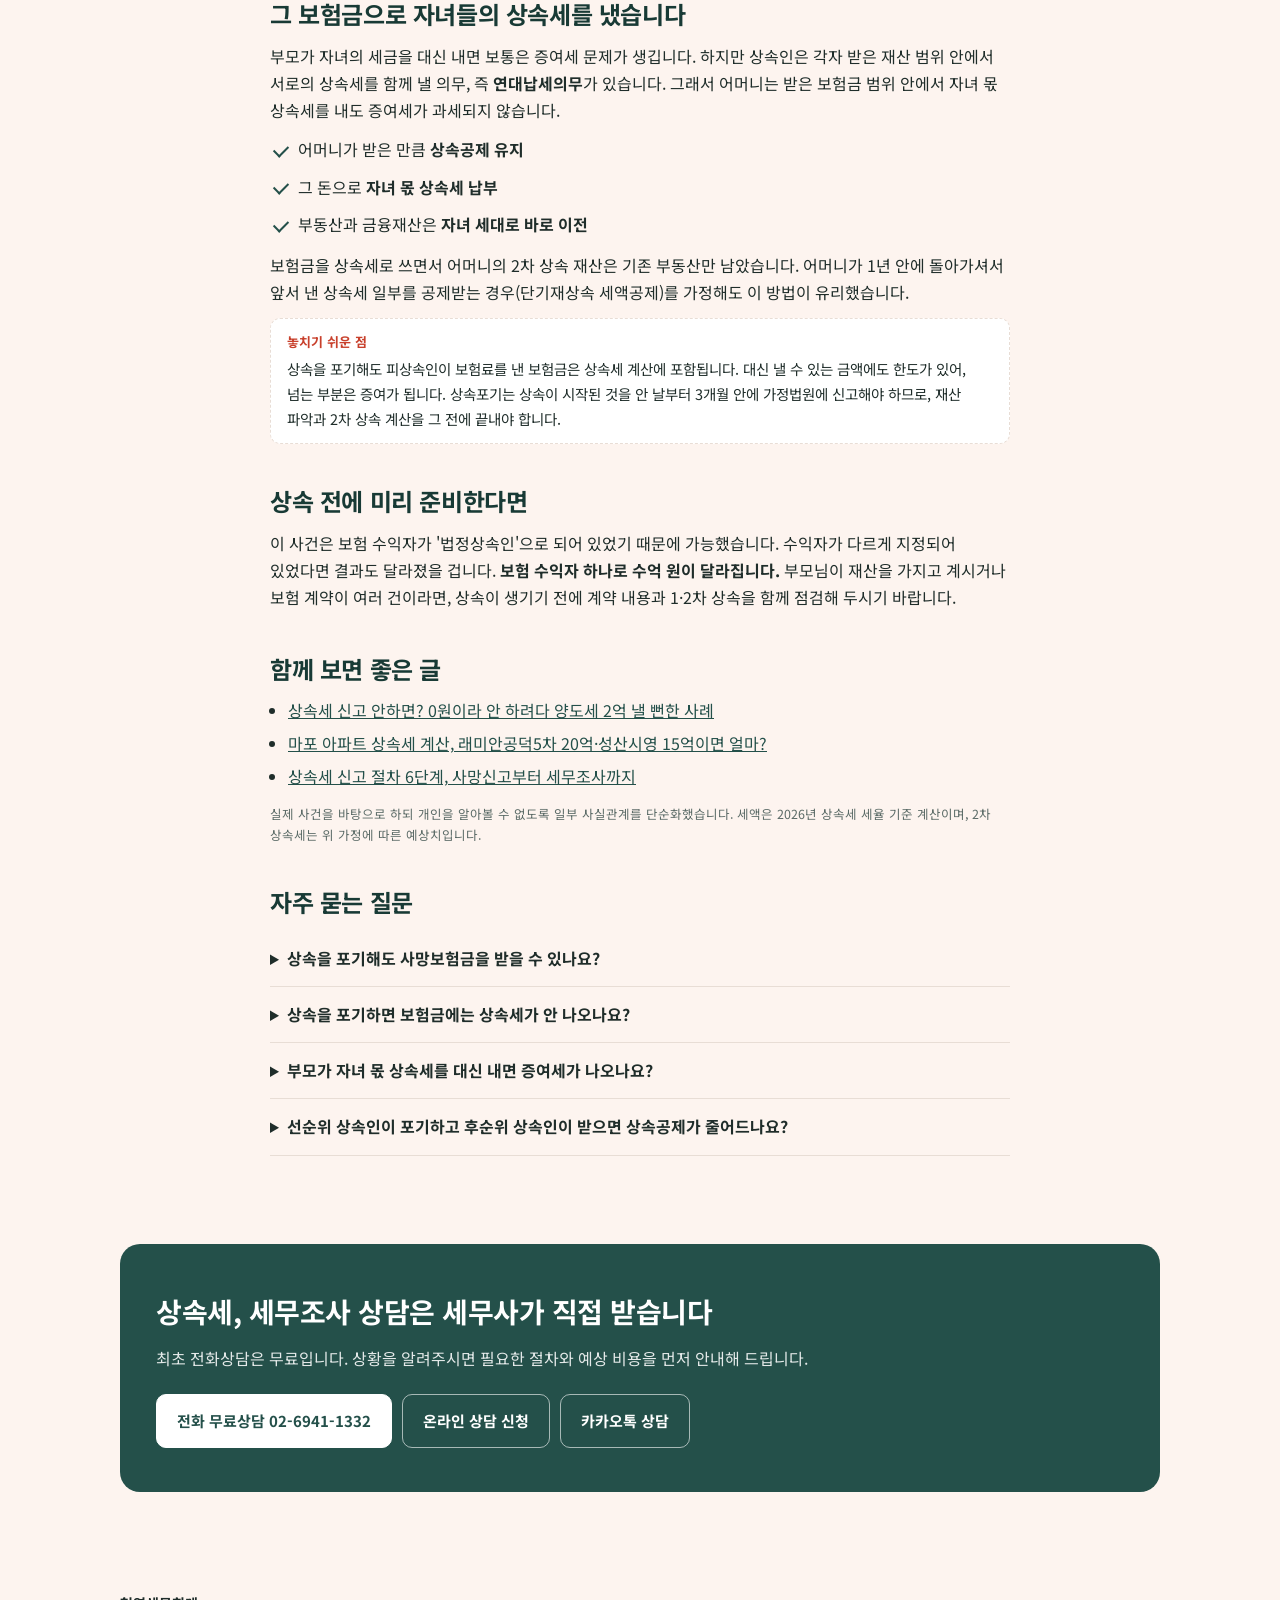
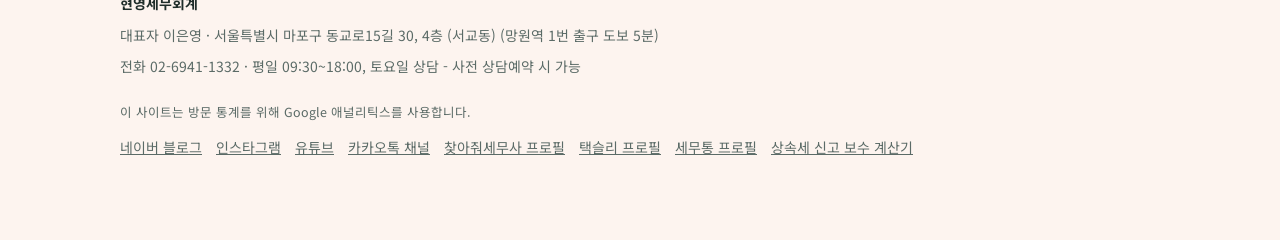
<file: guide/inheritance-renunciation-insurance.html>
<!DOCTYPE html>
<html lang="ko">
<head>
<meta charset="utf-8">
<script>if(/\.github\.io$/.test(location.hostname)){location.replace("https://hyunyoungtax.com"+location.pathname+location.search+location.hash)}</script>
<meta name="viewport" content="width=device-width, initial-scale=1">
<script async src="https://www.googletagmanager.com/gtag/js?id=G-LGJ30CZ3ZZ"></script>
<script>
  window.dataLayer = window.dataLayer || [];
  function gtag(){dataLayer.push(arguments);}
  gtag('js', new Date());
  gtag('config', 'G-LGJ30CZ3ZZ');
</script>
<script src="/js/track.js" defer></script>
<title>상속포기해도 보험금은 받을 수 있나요? 보험금으로 상속세 내고 8.8억 차이 난 사례 | 현영세무회계</title>
<meta name="description" content="수익자가 '법정상속인'인 보험금은 상속을 포기해도 받을 수 있습니다. 어머니가 상속포기 후 보험금으로 자녀 상속세를 낸 강서구 사례로 본 1·2차 상속세 약 8.8억 원 차이.">
<link rel="canonical" href="https://hyunyoungtax.com/guide/inheritance-renunciation-insurance.html">
<meta property="og:type" content="article">
<meta property="og:title" content="상속포기해도 보험금은 받을 수 있나요? 보험금으로 상속세 내고 8.8억 차이 난 사례 | 현영세무회계">
<meta property="og:description" content="수익자가 '법정상속인'인 보험금은 상속을 포기해도 받을 수 있습니다. 어머니가 상속포기 후 보험금으로 자녀 상속세를 낸 강서구 사례로 본 1·2차 상속세 약 8.8억 원 차이.">
<meta property="og:url" content="https://hyunyoungtax.com/guide/inheritance-renunciation-insurance.html">
<meta property="og:locale" content="ko_KR">
<meta property="og:site_name" content="현영세무회계">
<meta property="og:image" content="https://hyunyoungtax.com/img/og.jpg">
<meta property="og:image:width" content="1200">
<meta property="og:image:height" content="630">
<meta property="og:image:alt" content="현영세무회계 로고와 상호">
<meta name="twitter:card" content="summary_large_image">
<meta name="twitter:image" content="https://hyunyoungtax.com/img/og.jpg">
<link rel="apple-touch-icon" sizes="180x180" href="../img/apple-touch-icon.png">
<link rel="preconnect" href="https://fonts.googleapis.com">
<link href="https://fonts.googleapis.com/css2?family=Noto+Sans+KR:wght@400;500;700&display=swap" rel="stylesheet">
<link rel="stylesheet" href="../styles.css?v=202611181703">
<link rel="icon" href="../favicon.ico" sizes="any">
<link rel="icon" type="image/png" sizes="48x48" href="../favicon.png">
<link rel="icon" type="image/png" sizes="192x192" href="../img/icon-192.png">

<meta name="google-site-verification" content="5lgwe7RFgetMXkqyc2l1Cm2juruPO-6gGKjDF6y0hhU">
<meta name="naver-site-verification" content="aa8fc622920357b5118a07485a8c0a5c2decef26">
<script type="application/ld+json">
[{"@context": "https://schema.org", "@type": "Article", "headline": "상속포기해도 보험금은 받을 수 있나요? 보험금으로 상속세 내고 8.8억 차이 난 사례", "datePublished": "2026-11-26", "dateModified": "2026-11-26", "inLanguage": "ko", "mainEntityOfPage": "https://hyunyoungtax.com/guide/inheritance-renunciation-insurance.html", "author": {"@type": "Person", "name": "신현섭", "jobTitle": "대표세무사", "worksFor": {"@type": "AccountingService", "name": "현영세무회계", "url": "https://hyunyoungtax.com/"}}, "publisher": {"@type": "Organization", "name": "현영세무회계", "logo": {"@type": "ImageObject", "url": "https://hyunyoungtax.com/img/logo.png"}}, "image": "https://hyunyoungtax.com/img/og.jpg"}, {"@context": "https://schema.org", "@type": "FAQPage", "mainEntity": [{"@type": "Question", "name": "상속을 포기해도 사망보험금을 받을 수 있나요?", "acceptedAnswer": {"@type": "Answer", "text": "수익자가 '법정상속인'처럼 지정된 보험금은 상속재산을 나누는 절차와 별개로 수익자가 받는 돈이라, 상속을 포기해도 받을 수 있습니다. 다만 수익자 지정 문구와 약관에 따라 결과가 달라질 수 있어 보험증권을 먼저 확인해야 합니다."}}, {"@type": "Question", "name": "상속을 포기하면 보험금에는 상속세가 안 나오나요?", "acceptedAnswer": {"@type": "Answer", "text": "아닙니다. 피상속인이 보험료를 낸 보험금은 상속포기와 관계없이 상속세 계산에 포함되고, 보험금을 받은 사람도 상속세를 낼 의무가 있습니다."}}, {"@type": "Question", "name": "부모가 자녀 몫 상속세를 대신 내면 증여세가 나오나요?", "acceptedAnswer": {"@type": "Answer", "text": "상속인은 각자 받은 재산 범위 안에서 서로의 상속세를 함께 낼 의무(연대납세의무)가 있어, 그 범위 안에서 다른 상속인의 상속세를 내면 증여세가 과세되지 않습니다. 범위를 넘는 부분은 증여가 되므로 납부 전에 계산이 필요합니다."}}, {"@type": "Question", "name": "선순위 상속인이 포기하고 후순위 상속인이 받으면 상속공제가 줄어드나요?", "acceptedAnswer": {"@type": "Answer", "text": "네. 후순위 상속인이 받은 재산만큼 상속공제 한도가 줄어듭니다. 그래도 남은 부모님의 재산과 2차 상속까지 합쳐 계산하면 공제를 일부 포기하는 편이 유리한 경우가 있습니다."}}]}]
</script>
</head>
<body>
<header class="hd"><div class="wrap">
  <a class="logo" href="../index.html"><img src="../img/logo.png" alt="" width="44" height="44"><span><b>현영세무회계</b><small>마포 서교동 상속세 · 세무조사 전문</small></span></a>
  <button class="menu-btn" type="button" aria-expanded="false" aria-controls="nav">메뉴</button>
  <nav class="nav" id="nav"><a href="../index.html">현영세무회계 소개</a><a href="../inheritance.html">절차 및 보수</a><a href="../guide/" aria-current="page">상속세 가이드</a><a href="../cases.html">업무사례</a><a href="../location.html">찾아오는 길</a><a class="call" href="tel:02-6941-1332">전화 무료상담 02-6941-1332</a></nav>
</div></header>
<main>
<article class="guide"><div class="wrap">
<header class="g-hd">
  <span class="eyebrow">상속세 가이드</span>
  <h1>상속포기해도 보험금은 받을 수 있나요?<br>보험금으로 상속세 내고 8.8억 차이 난 강서구 사례</h1>
  <p class="byline">신현섭 대표세무사 · 현영세무회계 | 2026년 11월 작성 (2026년 세법 기준)</p>
</header>

<div class="g-sum"><p><b>요약</b> 배우자와 자녀가 없는 분의 상속재산 약 41.7억 원을 1순위 상속인인 어머니 대신 형제자매가 상속받았습니다. 수익자가 '법정상속인'으로 지정된 보험금 약 5.67억 원은 어머니가 상속을 포기하고도 받았고, 그만큼 상속공제도 남았습니다. 어머니는 이 보험금으로 연대납세의무 범위 안에서 상속세를 냈습니다. 이번 상속세는 약 6,500만 원 늘었지만, 2차 상속까지 합치면 약 8.8억 원 차이가 납니다.</p></div>

<table class="g-tb">
  <tr><th>구분</th><th>어머니가 상속</th><th>어머니 포기, 형제자매가 상속</th></tr>
  <tr><td>상속공제</td><td>7억 원</td><td>5.67억 원</td></tr>
  <tr><td>1차 상속세</td><td>약 12.07억 원</td><td>약 12.72억 원</td></tr>
  <tr><td>2차 상속세 (예상)</td><td>약 9.72억 원</td><td>약 0.29억 원</td></tr>
  <tr><td><b>1·2차 합계</b></td><td><b>약 21.79억 원</b></td><td><b>약 13.01억 원</b></td></tr>
</table>
<p class="fine">1차 상속세는 신고세액공제를 반영한 금액입니다. 2차 상속은 상속인 자녀 2인, 1차 상속 후 10년 경과, 어머니 재산은 기존 부동산 약 7억 원만 남는 것으로 가정했습니다(어머니가 상속받는 경우는 1차 상속세를 낸 뒤의 재산이 더해짐).</p>

<section>
  <h2>"어머니가 상속을 포기하면 생활비는요?"</h2>
  <p>상속포기를 권해 드릴 때 가족분들이 가장 먼저 하시는 질문입니다. 세금만 보면 포기가 맞는데, 남은 부모님의 생활이 걱정되어 결정하지 못하는 경우가 많습니다.</p>
  <ul class="check">
    <li><b>상속개시:</b> 2026년, 배우자와 자녀가 없는 분 사망</li>
    <li><b>1순위 상속인:</b> 어머니(80대). 본인 명의 부동산 약 7억 원 보유</li>
    <li><b>상속재산:</b> 약 41.7억 원 (서울 강서구 아파트 2채 16.5억 원(감정평가), 예금·주식 약 16억 원, 보험금 약 9.1억 원)</li>
    <li><b>결과:</b> 어머니는 상속포기, 후순위 상속인인 형제자매 2인이 상속</li>
  </ul>
</section>

<section>
  <h2>어머니가 받으면: 같은 재산에 상속세를 두 번 냅니다</h2>
  <p>어머니가 상속받으면 상속공제를 모두 받아 이번 상속세는 가장 적습니다. 하지만 40억 원대 재산이 어머니의 기존 재산과 합쳐져, 어머니가 돌아가실 때 다시 <b>최고세율 50% 구간</b>에서 과세됩니다.</p>
  <p>반대로 어머니가 포기하고 후순위 상속인이 받으면, 후순위 상속인이 받은 재산만큼 <b>상속공제 한도가 줄어듭니다.</b> 이 건에서는 공제가 7억 원에서 5.67억 원으로 줄어 이번 상속세가 약 6,500만 원 늘었습니다.</p>
</section>

<section>
  <h2>상속은 포기했지만, 보험금은 어머니가 받았습니다</h2>
  <p>고인의 보험 중 일부는 수익자가 <b>'법정상속인'</b>으로 지정되어 있었습니다. 이렇게 지정된 보험금은 상속재산을 나누는 절차와 별개로 수익자가 받는 돈이라, 어머니는 상속을 포기하고도 보험금 약 <b>5.67억 원</b>을 받았습니다.</p>
  <p>어머니가 받은 이 금액은 후순위 상속인의 몫이 아니므로, <b>그만큼 상속공제 한도도 남았습니다.</b> 같은 보험이라도 수익자 지정 문구에 따라 결과가 달라지며, 실제로 이 사건에서도 계약마다 보험금을 받는 사람이 달랐습니다.</p>
</section>

<section>
  <h2>그 보험금으로 자녀들의 상속세를 냈습니다</h2>
  <p>부모가 자녀의 세금을 대신 내면 보통은 증여세 문제가 생깁니다. 하지만 상속인은 각자 받은 재산 범위 안에서 서로의 상속세를 함께 낼 의무, 즉 <b>연대납세의무</b>가 있습니다. 그래서 어머니는 받은 보험금 범위 안에서 자녀 몫 상속세를 내도 증여세가 과세되지 않습니다.</p>
  <ul class="check">
    <li>어머니가 받은 만큼 <b>상속공제 유지</b></li>
    <li>그 돈으로 <b>자녀 몫 상속세 납부</b></li>
    <li>부동산과 금융재산은 <b>자녀 세대로 바로 이전</b></li>
  </ul>
  <p>보험금을 상속세로 쓰면서 어머니의 2차 상속 재산은 기존 부동산만 남았습니다. 어머니가 1년 안에 돌아가셔서 앞서 낸 상속세 일부를 공제받는 경우(단기재상속 세액공제)를 가정해도 이 방법이 유리했습니다.</p>
  <p class="tip">상속을 포기해도 피상속인이 보험료를 낸 보험금은 상속세 계산에 포함됩니다. 대신 낼 수 있는 금액에도 한도가 있어, 넘는 부분은 증여가 됩니다. 상속포기는 상속이 시작된 것을 안 날부터 3개월 안에 가정법원에 신고해야 하므로, 재산 파악과 2차 상속 계산을 그 전에 끝내야 합니다.</p>
</section>

<section>
  <h2>상속 전에 미리 준비한다면</h2>
  <p>이 사건은 보험 수익자가 '법정상속인'으로 되어 있었기 때문에 가능했습니다. 수익자가 다르게 지정되어 있었다면 결과도 달라졌을 겁니다. <b>보험 수익자 하나로 수억 원이 달라집니다.</b> 부모님이 재산을 가지고 계시거나 보험 계약이 여러 건이라면, 상속이 생기기 전에 계약 내용과 1·2차 상속을 함께 점검해 두시기 바랍니다.</p>
</section>

<section class="g-more">
  <h2>함께 보면 좋은 글</h2>
  <ul>
    <li><a href="inheritance-tax-not-filing.html">상속세 신고 안하면? 0원이라 안 하려다 양도세 2억 낼 뻔한 사례</a></li>
    <li><a href="mapo-apartment-inheritance-tax.html">마포 아파트 상속세 계산, 래미안공덕5차 20억·성산시영 15억이면 얼마?</a></li>
    <li><a href="inheritance-tax-process.html">상속세 신고 절차 6단계, 사망신고부터 세무조사까지</a></li>
  </ul>
  <p class="fine">실제 사건을 바탕으로 하되 개인을 알아볼 수 없도록 일부 사실관계를 단순화했습니다. 세액은 2026년 상속세 세율 기준 계산이며, 2차 상속세는 위 가정에 따른 예상치입니다.</p>
</section>

<section class="g-faq"><h2>자주 묻는 질문</h2><details><summary>상속을 포기해도 사망보험금을 받을 수 있나요?</summary><p>수익자가 '법정상속인'처럼 지정된 보험금은 상속재산을 나누는 절차와 별개로 수익자가 받는 돈이라, 상속을 포기해도 받을 수 있습니다. 다만 수익자 지정 문구와 약관에 따라 결과가 달라질 수 있어 보험증권을 먼저 확인해야 합니다.</p></details><details><summary>상속을 포기하면 보험금에는 상속세가 안 나오나요?</summary><p>아닙니다. 피상속인이 보험료를 낸 보험금은 상속포기와 관계없이 상속세 계산에 포함되고, 보험금을 받은 사람도 상속세를 낼 의무가 있습니다.</p></details><details><summary>부모가 자녀 몫 상속세를 대신 내면 증여세가 나오나요?</summary><p>상속인은 각자 받은 재산 범위 안에서 서로의 상속세를 함께 낼 의무(연대납세의무)가 있어, 그 범위 안에서 다른 상속인의 상속세를 내면 증여세가 과세되지 않습니다. 범위를 넘는 부분은 증여가 되므로 납부 전에 계산이 필요합니다.</p></details><details><summary>선순위 상속인이 포기하고 후순위 상속인이 받으면 상속공제가 줄어드나요?</summary><p>네. 후순위 상속인이 받은 재산만큼 상속공제 한도가 줄어듭니다. 그래도 남은 부모님의 재산과 2차 상속까지 합쳐 계산하면 공제를 일부 포기하는 편이 유리한 경우가 있습니다.</p></details></section>
</div></article>
<div class="wrap"><div class="cta">
  <h2>상속세, 세무조사 상담은 세무사가 직접 받습니다</h2>
  <p>최초 전화상담은 무료입니다. 상황을 알려주시면 필요한 절차와 예상 비용을 먼저 안내해 드립니다.</p>
  <div class="btns">
    <a class="btn pri" href="tel:02-6941-1332">전화 무료상담 02-6941-1332</a>
    <a class="btn sec" href="https://forms.gle/SSaCHjCDCBZCVqXTA" target="_blank" rel="noopener">온라인 상담 신청</a>
    <a class="btn sec" href="https://pf.kakao.com/_xnxkGjX" target="_blank" rel="noopener">카카오톡 상담</a>
  </div>
</div></div>
</main>
<nav class="fab" aria-label="바로 연결">
  <a class="f-tel" href="tel:02-6941-1332" aria-label="전화 연결 02-6941-1332"><svg viewBox="0 0 24 24" aria-hidden="true"><path d="M6.6 10.8a15.1 15.1 0 0 0 6.6 6.6l2.2-2.2a1 1 0 0 1 1-.25 11.4 11.4 0 0 0 3.6.57 1 1 0 0 1 1 1V20a1 1 0 0 1-1 1A17 17 0 0 1 3 4a1 1 0 0 1 1-1h3.5a1 1 0 0 1 1 1c0 1.25.2 2.46.57 3.6a1 1 0 0 1-.25 1z"/></svg><span>전화 연결</span></a>
  <a class="f-form" href="https://forms.gle/SSaCHjCDCBZCVqXTA" target="_blank" rel="noopener" aria-label="온라인 상담 신청"><svg viewBox="0 0 24 24" aria-hidden="true"><path d="M7 3h7l5 5v12a1 1 0 0 1-1 1H7a1 1 0 0 1-1-1V4a1 1 0 0 1 1-1zm6 1.5V9h4.5zM9 12v1.6h7V12zm0 3.4V17h7v-1.6z"/></svg><span>상담 신청</span></a>
  <a class="f-blog" href="https://blog.naver.com/heritageforyou" target="_blank" rel="noopener" aria-label="네이버 블로그"><b aria-hidden="true">blog</b><span>블로그</span></a>
  <a class="f-ig" href="https://www.instagram.com/hyunyoungtax/" target="_blank" rel="noopener" aria-label="인스타그램"><svg viewBox="0 0 24 24" aria-hidden="true"><path d="M12 7.3A4.7 4.7 0 1 0 12 16.7 4.7 4.7 0 0 0 12 7.3zm0 7.7a3 3 0 1 1 0-6 3 3 0 0 1 0 6zm4.9-8.9a1.1 1.1 0 1 0 0 2.2 1.1 1.1 0 0 0 0-2.2zM20.9 8c-.1-1.5-.4-2.8-1.5-3.9S17 2.6 15.5 2.5C14 2.4 10 2.4 8.5 2.5 7 2.6 5.6 2.9 4.6 4S3.1 6.5 3 8c-.1 1.5-.1 6.5 0 8 .1 1.5.4 2.8 1.5 3.9s2.4 1.4 3.9 1.5c1.5.1 5.5.1 7 0 1.5-.1 2.8-.4 3.9-1.5s1.4-2.4 1.5-3.9c.1-1.5.1-6.5 0-8zm-2 9.7a3 3 0 0 1-1.7 1.7c-1.2.5-4 .4-5.2.4s-4 .1-5.2-.4a3 3 0 0 1-1.7-1.7c-.5-1.2-.4-4-.4-5.2s-.1-4 .4-5.2a3 3 0 0 1 1.7-1.7c1.2-.5 4-.4 5.2-.4s4-.1 5.2.4a3 3 0 0 1 1.7 1.7c.5 1.2.4 4 .4 5.2s.1 4-.4 5.2z"/></svg><span>인스타그램</span></a>
  <a class="f-yt" href="https://www.youtube.com/@%EC%8B%A0%ED%98%84%EC%84%AD%EC%84%B8%EB%AC%B4%EC%82%AC" target="_blank" rel="noopener" aria-label="유튜브 채널"><svg viewBox="0 0 24 24" aria-hidden="true"><path d="M9.5 7.5v9l7.5-4.5z"/></svg><span>유튜브</span></a>
</nav>
<footer class="ft"><div class="wrap">
  <b>현영세무회계</b>
  <span>대표자 이은영 · 서울특별시 마포구 동교로15길 30, 4층 (서교동) (망원역 1번 출구 도보 5분)</span>
  <span>전화 02-6941-1332 · 평일 09:30~18:00, 토요일 상담 - 사전 상담예약 시 가능</span>
  <span class="fine">이 사이트는 방문 통계를 위해 Google 애널리틱스를 사용합니다.</span>
  <div class="links">
    <a href="https://blog.naver.com/heritageforyou" target="_blank" rel="noopener">네이버 블로그</a>
    <a href="https://www.instagram.com/hyunyoungtax/" target="_blank" rel="noopener">인스타그램</a>
    <a href="https://www.youtube.com/@%EC%8B%A0%ED%98%84%EC%84%AD%EC%84%B8%EB%AC%B4%EC%82%AC" target="_blank" rel="noopener">유튜브</a>
    <a href="https://pf.kakao.com/_xnxkGjX" target="_blank" rel="noopener">카카오톡 채널</a>
    <a href="https://www.findsemusa.com/user/semusa/semusaview.do?semusa_id=3NibvNb0AJ3ZETSLfvhhcQ%3D%3D" target="_blank" rel="noopener">찾아줘세무사 프로필</a>
    <a href="https://taxly.kr/expert/0502-%EC%8B%A0%ED%98%84%EC%84%AD-%EC%84%B8%EB%AC%B4%EC%82%AC" target="_blank" rel="noopener">택슬리 프로필</a>
    <a href="https://www.semutong.com/experts/1a3029b0-369f-4639-a7f3-e9f3639c8f43" target="_blank" rel="noopener">세무통 프로필</a>
    <a href="../inheritance.html#fee">상속세 신고 보수 계산기</a>
  </div>
</div></footer>
<script>
var b=document.querySelector('.menu-btn'),n=document.getElementById('nav');
b.addEventListener('click',function(){var o=n.classList.toggle('open');b.setAttribute('aria-expanded',o)});
</script>
<script>
document.querySelectorAll('.hs-nav').forEach(function(n){var r=n.nextElementSibling;
 n.querySelectorAll('.hs-b').forEach(function(b){b.addEventListener('click',function(){r.scrollBy({left:(+b.dataset.d)*r.clientWidth*0.8,behavior:'smooth'})})})});
</script>
</body>
</html>
</file>
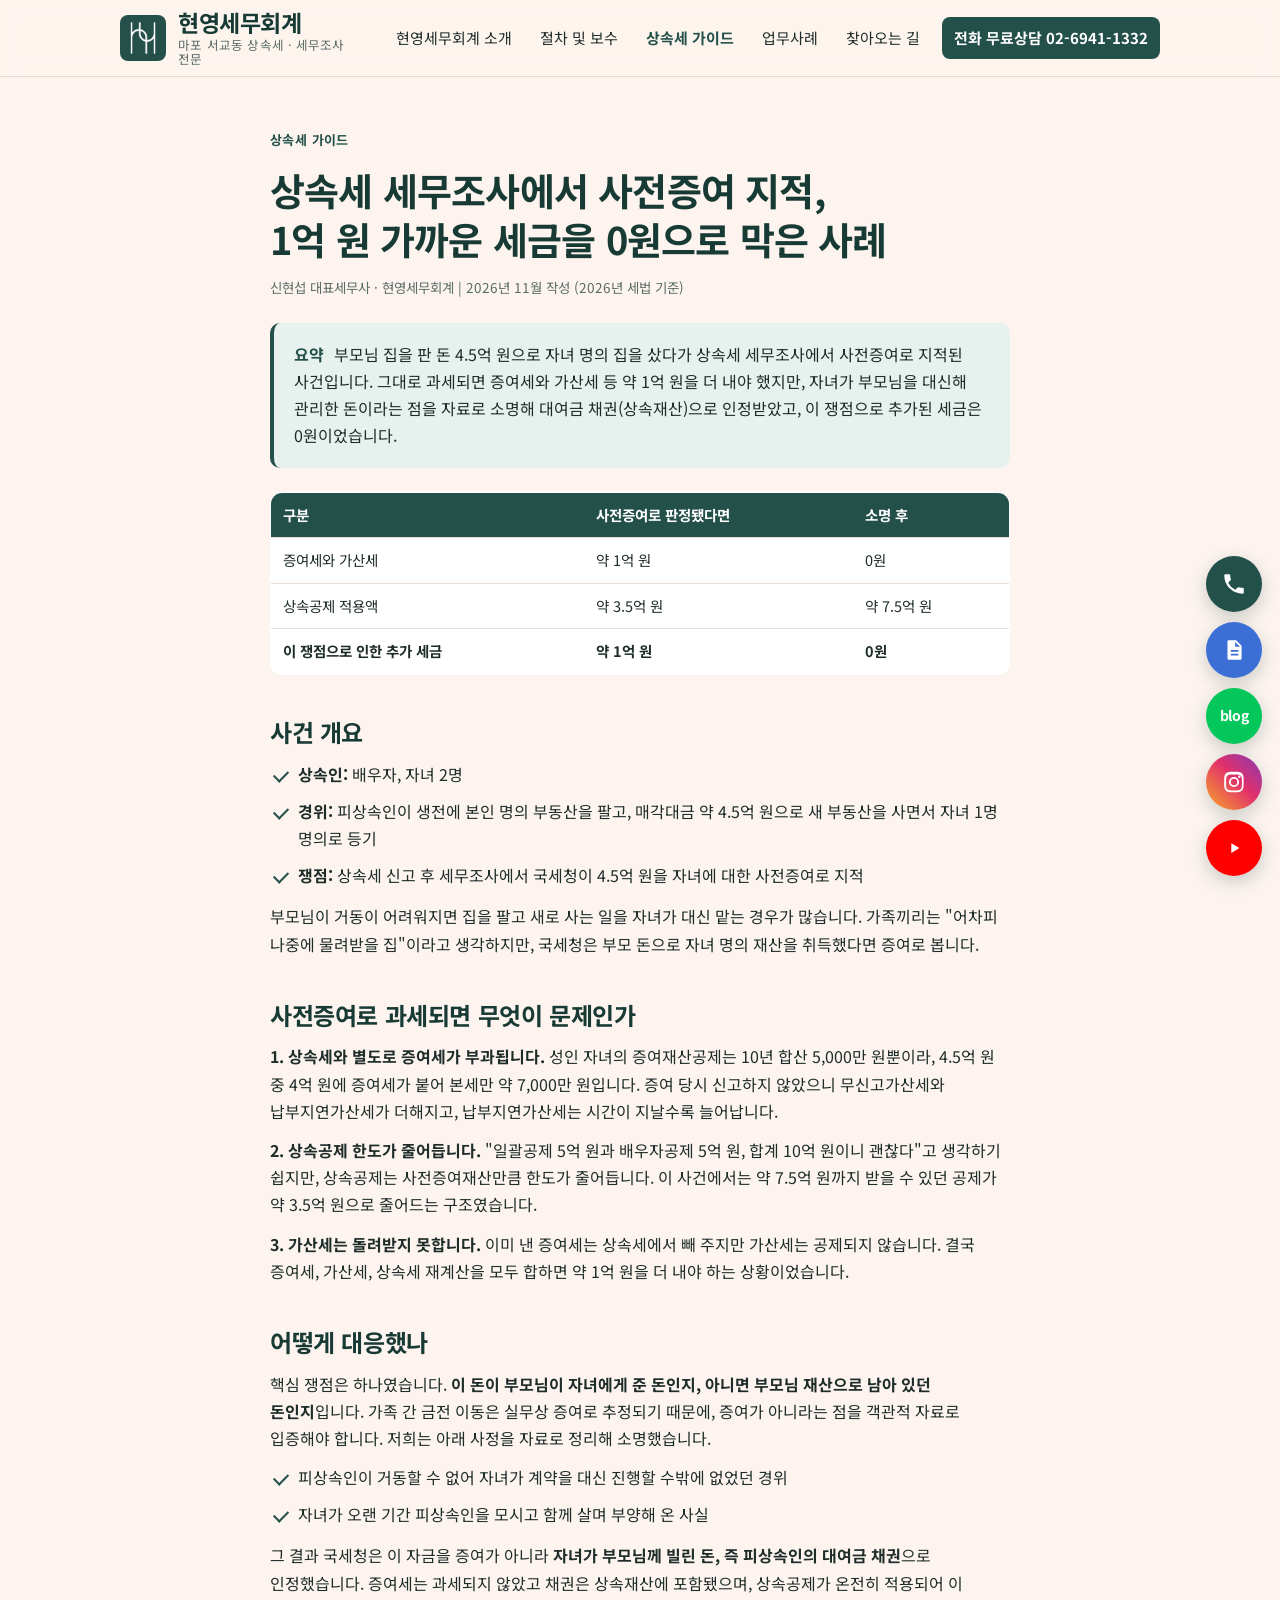
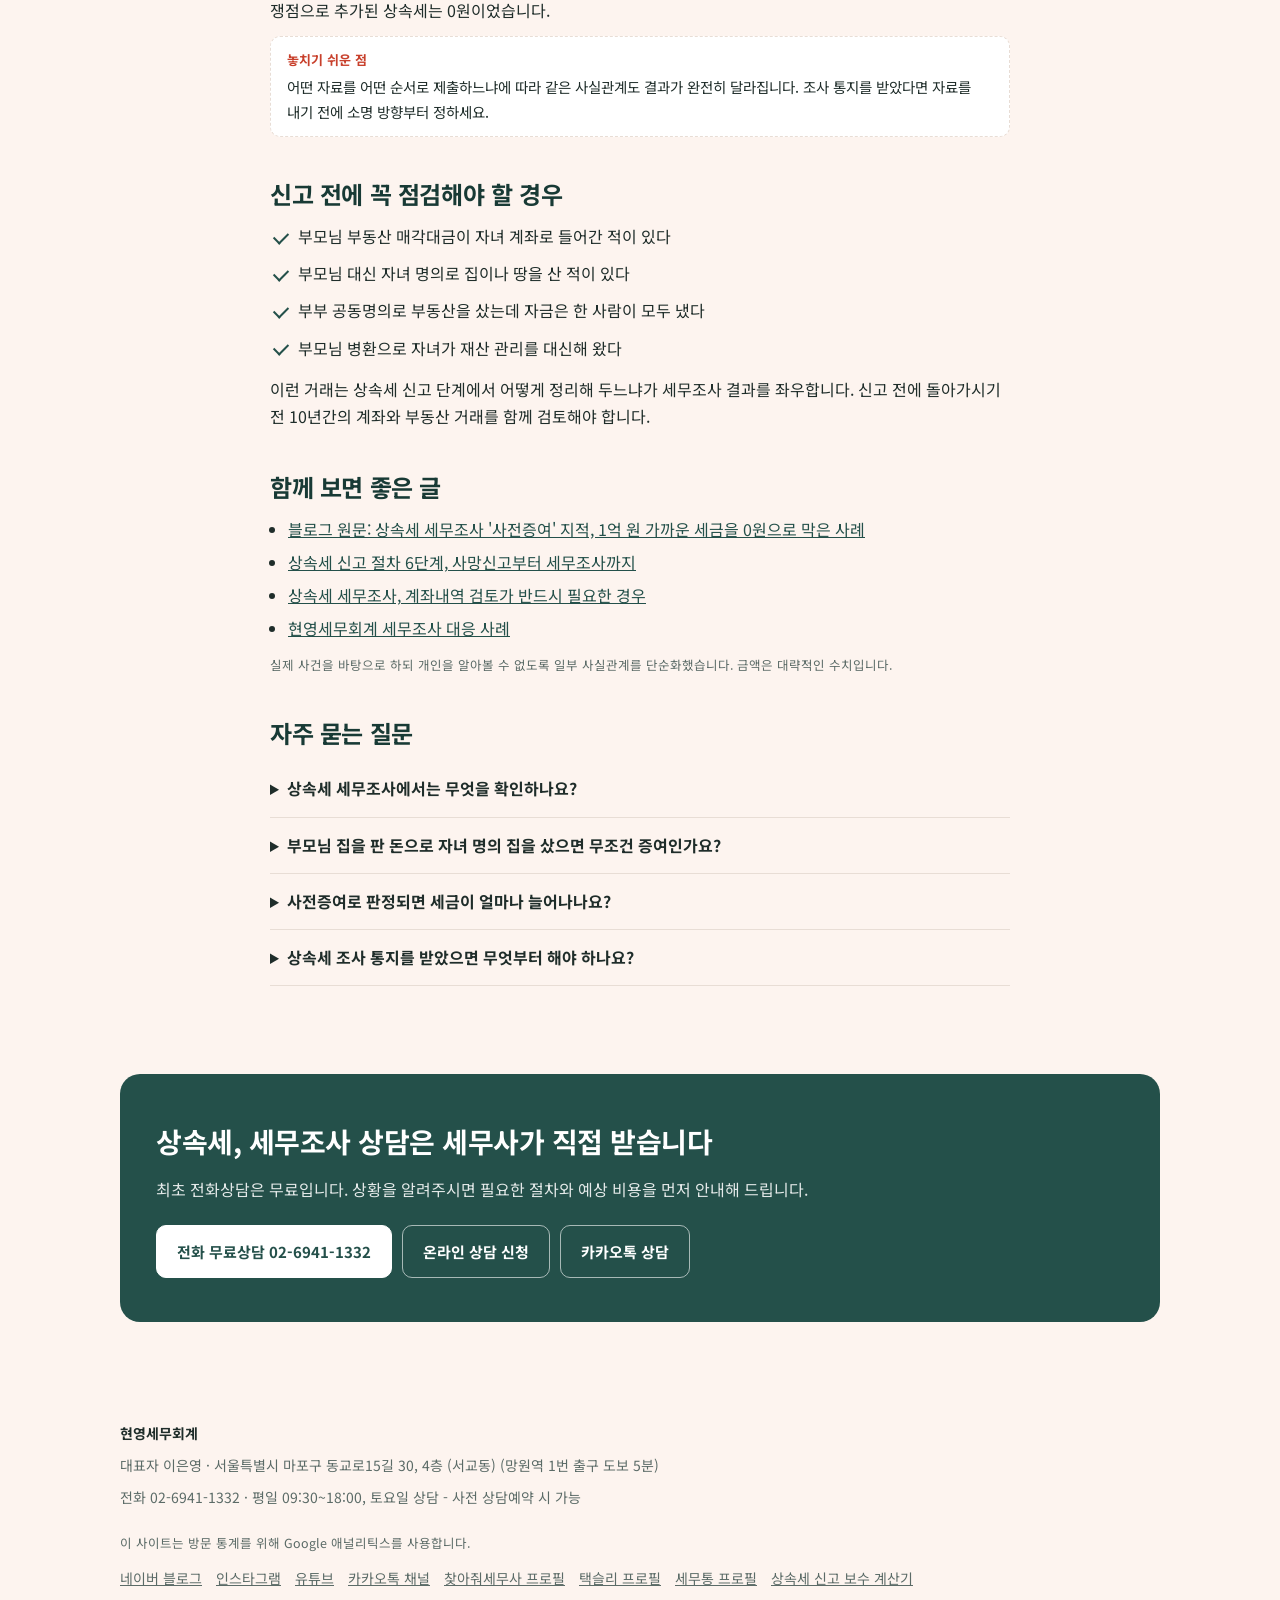
<file: guide/inheritance-tax-audit-prior-gift.html>
<!DOCTYPE html>
<html lang="ko">
<head>
<meta charset="utf-8">
<script>if(/\.github\.io$/.test(location.hostname)){location.replace("https://hyunyoungtax.com"+location.pathname+location.search+location.hash)}</script>
<meta name="viewport" content="width=device-width, initial-scale=1">
<script async src="https://www.googletagmanager.com/gtag/js?id=G-LGJ30CZ3ZZ"></script>
<script>
  window.dataLayer = window.dataLayer || [];
  function gtag(){dataLayer.push(arguments);}
  gtag('js', new Date());
  gtag('config', 'G-LGJ30CZ3ZZ');
</script>
<script src="/js/track.js" defer></script>
<title>상속세 세무조사 사전증여 지적, 1억 원 추징을 0원으로 막은 사례 | 현영세무회계</title>
<meta name="description" content="부모님 집 매각대금으로 자녀 명의 취득, 상속세 세무조사 사전증여 지적. 대여금 채권으로 소명해 약 1억 원을 막은 사례.">
<link rel="canonical" href="https://hyunyoungtax.com/guide/inheritance-tax-audit-prior-gift.html">
<meta property="og:type" content="article">
<meta property="og:title" content="상속세 세무조사 사전증여 지적, 1억 원 추징을 0원으로 막은 사례 | 현영세무회계">
<meta property="og:description" content="부모님 집 매각대금으로 자녀 명의 취득, 상속세 세무조사 사전증여 지적. 대여금 채권으로 소명해 약 1억 원을 막은 사례.">
<meta property="og:url" content="https://hyunyoungtax.com/guide/inheritance-tax-audit-prior-gift.html">
<meta property="og:locale" content="ko_KR">
<meta property="og:site_name" content="현영세무회계">
<meta property="og:image" content="https://hyunyoungtax.com/img/og.jpg">
<meta property="og:image:width" content="1200">
<meta property="og:image:height" content="630">
<meta property="og:image:alt" content="현영세무회계 로고와 상호">
<meta name="twitter:card" content="summary_large_image">
<meta name="twitter:image" content="https://hyunyoungtax.com/img/og.jpg">
<link rel="apple-touch-icon" sizes="180x180" href="../img/apple-touch-icon.png">
<link rel="preconnect" href="https://fonts.googleapis.com">
<link href="https://fonts.googleapis.com/css2?family=Noto+Sans+KR:wght@400;500;700&display=swap" rel="stylesheet">
<link rel="stylesheet" href="../styles.css?v=202611181703">
<link rel="icon" href="../favicon.ico" sizes="any">
<link rel="icon" type="image/png" sizes="48x48" href="../favicon.png">
<link rel="icon" type="image/png" sizes="192x192" href="../img/icon-192.png">

<meta name="google-site-verification" content="5lgwe7RFgetMXkqyc2l1Cm2juruPO-6gGKjDF6y0hhU">
<meta name="naver-site-verification" content="aa8fc622920357b5118a07485a8c0a5c2decef26">
<script type="application/ld+json">
[{"@context": "https://schema.org", "@type": "Article", "headline": "상속세 세무조사에서 사전증여 지적, 1억 원 가까운 세금을 0원으로 막은 사례", "datePublished": "2026-11-18", "dateModified": "2026-11-18", "inLanguage": "ko", "mainEntityOfPage": "https://hyunyoungtax.com/guide/inheritance-tax-audit-prior-gift.html", "author": {"@type": "Person", "name": "신현섭", "jobTitle": "대표세무사", "worksFor": {"@type": "AccountingService", "name": "현영세무회계", "url": "https://hyunyoungtax.com/"}}, "publisher": {"@type": "Organization", "name": "현영세무회계", "logo": {"@type": "ImageObject", "url": "https://hyunyoungtax.com/img/logo.png"}}, "image": "https://hyunyoungtax.com/img/og.jpg"}, {"@context": "https://schema.org", "@type": "FAQPage", "mainEntity": [{"@type": "Question", "name": "상속세 세무조사에서는 무엇을 확인하나요?", "acceptedAnswer": {"@type": "Answer", "text": "돌아가시기 전 10년 동안 상속인에게 넘어간 재산(사전증여)과, 1~2년 안에 큰 금액을 인출하거나 처분했는데 쓴 곳이 밝혀지지 않은 금액(추정상속재산)을 주로 확인합니다. 피상속인과 상속인의 계좌 흐름, 부동산 취득 자금이 핵심 자료입니다."}}, {"@type": "Question", "name": "부모님 집을 판 돈으로 자녀 명의 집을 샀으면 무조건 증여인가요?", "acceptedAnswer": {"@type": "Answer", "text": "세무서는 증여로 보는 경우가 많지만 무조건은 아닙니다. 부모님이 거동이 어려워 자녀가 대신 계약했는지, 자녀가 부모님을 모시고 살았는지, 돈이 실제로 누구의 것으로 관리됐는지를 객관적 자료로 입증하면 증여가 아닌 부모님 재산(대여금 채권 등)으로 인정받을 수 있습니다."}}, {"@type": "Question", "name": "사전증여로 판정되면 세금이 얼마나 늘어나나요?", "acceptedAnswer": {"@type": "Answer", "text": "증여세 본세에 무신고가산세(일반적으로 20%)와 납부지연가산세(하루 0.022%)가 붙습니다. 이미 낸 증여세는 상속세에서 빼 주지만 가산세는 돌려받지 못하고, 사전증여재산만큼 상속공제 한도도 줄어듭니다."}}, {"@type": "Question", "name": "상속세 조사 통지를 받았으면 무엇부터 해야 하나요?", "acceptedAnswer": {"@type": "Answer", "text": "자료를 내기 전에 쟁점이 무엇인지, 어떤 순서와 근거로 소명할지 먼저 정해야 합니다. 같은 사실관계라도 처음 낸 소명 방향에 따라 결과가 크게 달라지므로, 제출 전에 세무사와 상담하는 것이 좋습니다."}}]}]
</script>
</head>
<body>
<header class="hd"><div class="wrap">
  <a class="logo" href="../index.html"><img src="../img/logo.png" alt="" width="44" height="44"><span><b>현영세무회계</b><small>마포 서교동 상속세 · 세무조사 전문</small></span></a>
  <button class="menu-btn" type="button" aria-expanded="false" aria-controls="nav">메뉴</button>
  <nav class="nav" id="nav"><a href="../index.html">현영세무회계 소개</a><a href="../inheritance.html">절차 및 보수</a><a href="../guide/" aria-current="page">상속세 가이드</a><a href="../cases.html">업무사례</a><a href="../location.html">찾아오는 길</a><a class="call" href="tel:02-6941-1332">전화 무료상담 02-6941-1332</a></nav>
</div></header>
<main>
<article class="guide"><div class="wrap">
<header class="g-hd">
  <span class="eyebrow">상속세 가이드</span>
  <h1>상속세 세무조사에서 사전증여 지적,<br>1억 원 가까운 세금을 0원으로 막은 사례</h1>
  <p class="byline">신현섭 대표세무사 · 현영세무회계 | 2026년 11월 작성 (2026년 세법 기준)</p>
</header>

<div class="g-sum"><p><b>요약</b> 부모님 집을 판 돈 4.5억 원으로 자녀 명의 집을 샀다가 상속세 세무조사에서 사전증여로 지적된 사건입니다. 그대로 과세되면 증여세와 가산세 등 약 1억 원을 더 내야 했지만, 자녀가 부모님을 대신해 관리한 돈이라는 점을 자료로 소명해 대여금 채권(상속재산)으로 인정받았고, 이 쟁점으로 추가된 세금은 0원이었습니다.</p></div>

<table class="g-tb">
  <tr><th>구분</th><th>사전증여로 판정됐다면</th><th>소명 후</th></tr>
  <tr><td>증여세와 가산세</td><td>약 1억 원</td><td>0원</td></tr>
  <tr><td>상속공제 적용액</td><td>약 3.5억 원</td><td>약 7.5억 원</td></tr>
  <tr><td><b>이 쟁점으로 인한 추가 세금</b></td><td><b>약 1억 원</b></td><td><b>0원</b></td></tr>
</table>

<section>
  <h2>사건 개요</h2>
  <ul class="check">
    <li><b>상속인:</b> 배우자, 자녀 2명</li>
    <li><b>경위:</b> 피상속인이 생전에 본인 명의 부동산을 팔고, 매각대금 약 4.5억 원으로 새 부동산을 사면서 자녀 1명 명의로 등기</li>
    <li><b>쟁점:</b> 상속세 신고 후 세무조사에서 국세청이 4.5억 원을 자녀에 대한 사전증여로 지적</li>
  </ul>
  <p>부모님이 거동이 어려워지면 집을 팔고 새로 사는 일을 자녀가 대신 맡는 경우가 많습니다. 가족끼리는 "어차피 나중에 물려받을 집"이라고 생각하지만, 국세청은 부모 돈으로 자녀 명의 재산을 취득했다면 증여로 봅니다.</p>
</section>

<section>
  <h2>사전증여로 과세되면 무엇이 문제인가</h2>
  <p><b>1. 상속세와 별도로 증여세가 부과됩니다.</b> 성인 자녀의 증여재산공제는 10년 합산 5,000만 원뿐이라, 4.5억 원 중 4억 원에 증여세가 붙어 본세만 약 7,000만 원입니다. 증여 당시 신고하지 않았으니 무신고가산세와 납부지연가산세가 더해지고, 납부지연가산세는 시간이 지날수록 늘어납니다.</p>
  <p><b>2. 상속공제 한도가 줄어듭니다.</b> "일괄공제 5억 원과 배우자공제 5억 원, 합계 10억 원이니 괜찮다"고 생각하기 쉽지만, 상속공제는 사전증여재산만큼 한도가 줄어듭니다. 이 사건에서는 약 7.5억 원까지 받을 수 있던 공제가 약 3.5억 원으로 줄어드는 구조였습니다.</p>
  <p><b>3. 가산세는 돌려받지 못합니다.</b> 이미 낸 증여세는 상속세에서 빼 주지만 가산세는 공제되지 않습니다. 결국 증여세, 가산세, 상속세 재계산을 모두 합하면 약 1억 원을 더 내야 하는 상황이었습니다.</p>
</section>

<section>
  <h2>어떻게 대응했나</h2>
  <p>핵심 쟁점은 하나였습니다. <b>이 돈이 부모님이 자녀에게 준 돈인지, 아니면 부모님 재산으로 남아 있던 돈인지</b>입니다. 가족 간 금전 이동은 실무상 증여로 추정되기 때문에, 증여가 아니라는 점을 객관적 자료로 입증해야 합니다. 저희는 아래 사정을 자료로 정리해 소명했습니다.</p>
  <ul class="check">
    <li>피상속인이 거동할 수 없어 자녀가 계약을 대신 진행할 수밖에 없었던 경위</li>
    <li>자녀가 오랜 기간 피상속인을 모시고 함께 살며 부양해 온 사실</li>
  </ul>
  <p>그 결과 국세청은 이 자금을 증여가 아니라 <b>자녀가 부모님께 빌린 돈, 즉 피상속인의 대여금 채권</b>으로 인정했습니다. 증여세는 과세되지 않았고 채권은 상속재산에 포함됐으며, 상속공제가 온전히 적용되어 이 쟁점으로 추가된 상속세는 0원이었습니다.</p>
  <p class="tip">어떤 자료를 어떤 순서로 제출하느냐에 따라 같은 사실관계도 결과가 완전히 달라집니다. 조사 통지를 받았다면 자료를 내기 전에 소명 방향부터 정하세요.</p>
</section>

<section>
  <h2>신고 전에 꼭 점검해야 할 경우</h2>
  <ul class="check">
    <li>부모님 부동산 매각대금이 자녀 계좌로 들어간 적이 있다</li>
    <li>부모님 대신 자녀 명의로 집이나 땅을 산 적이 있다</li>
    <li>부부 공동명의로 부동산을 샀는데 자금은 한 사람이 모두 냈다</li>
    <li>부모님 병환으로 자녀가 재산 관리를 대신해 왔다</li>
  </ul>
  <p>이런 거래는 상속세 신고 단계에서 어떻게 정리해 두느냐가 세무조사 결과를 좌우합니다. 신고 전에 돌아가시기 전 10년간의 계좌와 부동산 거래를 함께 검토해야 합니다.</p>
</section>

<section class="g-more">
  <h2>함께 보면 좋은 글</h2>
  <ul>
    <li><a href="https://blog.naver.com/heritageforyou/224482023618" target="_blank" rel="noopener">블로그 원문: 상속세 세무조사 '사전증여' 지적, 1억 원 가까운 세금을 0원으로 막은 사례</a></li>
    <li><a href="inheritance-tax-process.html">상속세 신고 절차 6단계, 사망신고부터 세무조사까지</a></li>
    <li><a href="https://blog.naver.com/heritageforyou/224335498813" target="_blank" rel="noopener">상속세 세무조사, 계좌내역 검토가 반드시 필요한 경우</a></li>
    <li><a href="../cases.html#audit">현영세무회계 세무조사 대응 사례</a></li>
  </ul>
  <p class="fine">실제 사건을 바탕으로 하되 개인을 알아볼 수 없도록 일부 사실관계를 단순화했습니다. 금액은 대략적인 수치입니다.</p>
</section>

<section class="g-faq"><h2>자주 묻는 질문</h2><details><summary>상속세 세무조사에서는 무엇을 확인하나요?</summary><p>돌아가시기 전 10년 동안 상속인에게 넘어간 재산(사전증여)과, 1~2년 안에 큰 금액을 인출하거나 처분했는데 쓴 곳이 밝혀지지 않은 금액(추정상속재산)을 주로 확인합니다. 피상속인과 상속인의 계좌 흐름, 부동산 취득 자금이 핵심 자료입니다.</p></details><details><summary>부모님 집을 판 돈으로 자녀 명의 집을 샀으면 무조건 증여인가요?</summary><p>세무서는 증여로 보는 경우가 많지만 무조건은 아닙니다. 부모님이 거동이 어려워 자녀가 대신 계약했는지, 자녀가 부모님을 모시고 살았는지, 돈이 실제로 누구의 것으로 관리됐는지를 객관적 자료로 입증하면 증여가 아닌 부모님 재산(대여금 채권 등)으로 인정받을 수 있습니다.</p></details><details><summary>사전증여로 판정되면 세금이 얼마나 늘어나나요?</summary><p>증여세 본세에 무신고가산세(일반적으로 20%)와 납부지연가산세(하루 0.022%)가 붙습니다. 이미 낸 증여세는 상속세에서 빼 주지만 가산세는 돌려받지 못하고, 사전증여재산만큼 상속공제 한도도 줄어듭니다.</p></details><details><summary>상속세 조사 통지를 받았으면 무엇부터 해야 하나요?</summary><p>자료를 내기 전에 쟁점이 무엇인지, 어떤 순서와 근거로 소명할지 먼저 정해야 합니다. 같은 사실관계라도 처음 낸 소명 방향에 따라 결과가 크게 달라지므로, 제출 전에 세무사와 상담하는 것이 좋습니다.</p></details></section>
</div></article>
<div class="wrap"><div class="cta">
  <h2>상속세, 세무조사 상담은 세무사가 직접 받습니다</h2>
  <p>최초 전화상담은 무료입니다. 상황을 알려주시면 필요한 절차와 예상 비용을 먼저 안내해 드립니다.</p>
  <div class="btns">
    <a class="btn pri" href="tel:02-6941-1332">전화 무료상담 02-6941-1332</a>
    <a class="btn sec" href="https://forms.gle/SSaCHjCDCBZCVqXTA" target="_blank" rel="noopener">온라인 상담 신청</a>
    <a class="btn sec" href="https://pf.kakao.com/_xnxkGjX" target="_blank" rel="noopener">카카오톡 상담</a>
  </div>
</div></div>
</main>
<nav class="fab" aria-label="바로 연결">
  <a class="f-tel" href="tel:02-6941-1332" aria-label="전화 연결 02-6941-1332"><svg viewBox="0 0 24 24" aria-hidden="true"><path d="M6.6 10.8a15.1 15.1 0 0 0 6.6 6.6l2.2-2.2a1 1 0 0 1 1-.25 11.4 11.4 0 0 0 3.6.57 1 1 0 0 1 1 1V20a1 1 0 0 1-1 1A17 17 0 0 1 3 4a1 1 0 0 1 1-1h3.5a1 1 0 0 1 1 1c0 1.25.2 2.46.57 3.6a1 1 0 0 1-.25 1z"/></svg><span>전화 연결</span></a>
  <a class="f-form" href="https://forms.gle/SSaCHjCDCBZCVqXTA" target="_blank" rel="noopener" aria-label="온라인 상담 신청"><svg viewBox="0 0 24 24" aria-hidden="true"><path d="M7 3h7l5 5v12a1 1 0 0 1-1 1H7a1 1 0 0 1-1-1V4a1 1 0 0 1 1-1zm6 1.5V9h4.5zM9 12v1.6h7V12zm0 3.4V17h7v-1.6z"/></svg><span>상담 신청</span></a>
  <a class="f-blog" href="https://blog.naver.com/heritageforyou" target="_blank" rel="noopener" aria-label="네이버 블로그"><b aria-hidden="true">blog</b><span>블로그</span></a>
  <a class="f-ig" href="https://www.instagram.com/hyunyoungtax/" target="_blank" rel="noopener" aria-label="인스타그램"><svg viewBox="0 0 24 24" aria-hidden="true"><path d="M12 7.3A4.7 4.7 0 1 0 12 16.7 4.7 4.7 0 0 0 12 7.3zm0 7.7a3 3 0 1 1 0-6 3 3 0 0 1 0 6zm4.9-8.9a1.1 1.1 0 1 0 0 2.2 1.1 1.1 0 0 0 0-2.2zM20.9 8c-.1-1.5-.4-2.8-1.5-3.9S17 2.6 15.5 2.5C14 2.4 10 2.4 8.5 2.5 7 2.6 5.6 2.9 4.6 4S3.1 6.5 3 8c-.1 1.5-.1 6.5 0 8 .1 1.5.4 2.8 1.5 3.9s2.4 1.4 3.9 1.5c1.5.1 5.5.1 7 0 1.5-.1 2.8-.4 3.9-1.5s1.4-2.4 1.5-3.9c.1-1.5.1-6.5 0-8zm-2 9.7a3 3 0 0 1-1.7 1.7c-1.2.5-4 .4-5.2.4s-4 .1-5.2-.4a3 3 0 0 1-1.7-1.7c-.5-1.2-.4-4-.4-5.2s-.1-4 .4-5.2a3 3 0 0 1 1.7-1.7c1.2-.5 4-.4 5.2-.4s4-.1 5.2.4a3 3 0 0 1 1.7 1.7c.5 1.2.4 4 .4 5.2s.1 4-.4 5.2z"/></svg><span>인스타그램</span></a>
  <a class="f-yt" href="https://www.youtube.com/@%EC%8B%A0%ED%98%84%EC%84%AD%EC%84%B8%EB%AC%B4%EC%82%AC" target="_blank" rel="noopener" aria-label="유튜브 채널"><svg viewBox="0 0 24 24" aria-hidden="true"><path d="M9.5 7.5v9l7.5-4.5z"/></svg><span>유튜브</span></a>
</nav>
<footer class="ft"><div class="wrap">
  <b>현영세무회계</b>
  <span>대표자 이은영 · 서울특별시 마포구 동교로15길 30, 4층 (서교동) (망원역 1번 출구 도보 5분)</span>
  <span>전화 02-6941-1332 · 평일 09:30~18:00, 토요일 상담 - 사전 상담예약 시 가능</span>
  <span class="fine">이 사이트는 방문 통계를 위해 Google 애널리틱스를 사용합니다.</span>
  <div class="links">
    <a href="https://blog.naver.com/heritageforyou" target="_blank" rel="noopener">네이버 블로그</a>
    <a href="https://www.instagram.com/hyunyoungtax/" target="_blank" rel="noopener">인스타그램</a>
    <a href="https://www.youtube.com/@%EC%8B%A0%ED%98%84%EC%84%AD%EC%84%B8%EB%AC%B4%EC%82%AC" target="_blank" rel="noopener">유튜브</a>
    <a href="https://pf.kakao.com/_xnxkGjX" target="_blank" rel="noopener">카카오톡 채널</a>
    <a href="https://www.findsemusa.com/user/semusa/semusaview.do?semusa_id=3NibvNb0AJ3ZETSLfvhhcQ%3D%3D" target="_blank" rel="noopener">찾아줘세무사 프로필</a>
    <a href="https://taxly.kr/expert/0502-%EC%8B%A0%ED%98%84%EC%84%AD-%EC%84%B8%EB%AC%B4%EC%82%AC" target="_blank" rel="noopener">택슬리 프로필</a>
    <a href="https://www.semutong.com/experts/1a3029b0-369f-4639-a7f3-e9f3639c8f43" target="_blank" rel="noopener">세무통 프로필</a>
    <a href="../inheritance.html#fee">상속세 신고 보수 계산기</a>
  </div>
</div></footer>
<script>
var b=document.querySelector('.menu-btn'),n=document.getElementById('nav');
b.addEventListener('click',function(){var o=n.classList.toggle('open');b.setAttribute('aria-expanded',o)});
</script>
<script>
document.querySelectorAll('.hs-nav').forEach(function(n){var r=n.nextElementSibling;
 n.querySelectorAll('.hs-b').forEach(function(b){b.addEventListener('click',function(){r.scrollBy({left:(+b.dataset.d)*r.clientWidth*0.8,behavior:'smooth'})})})});
</script>
</body>
</html>
</file>
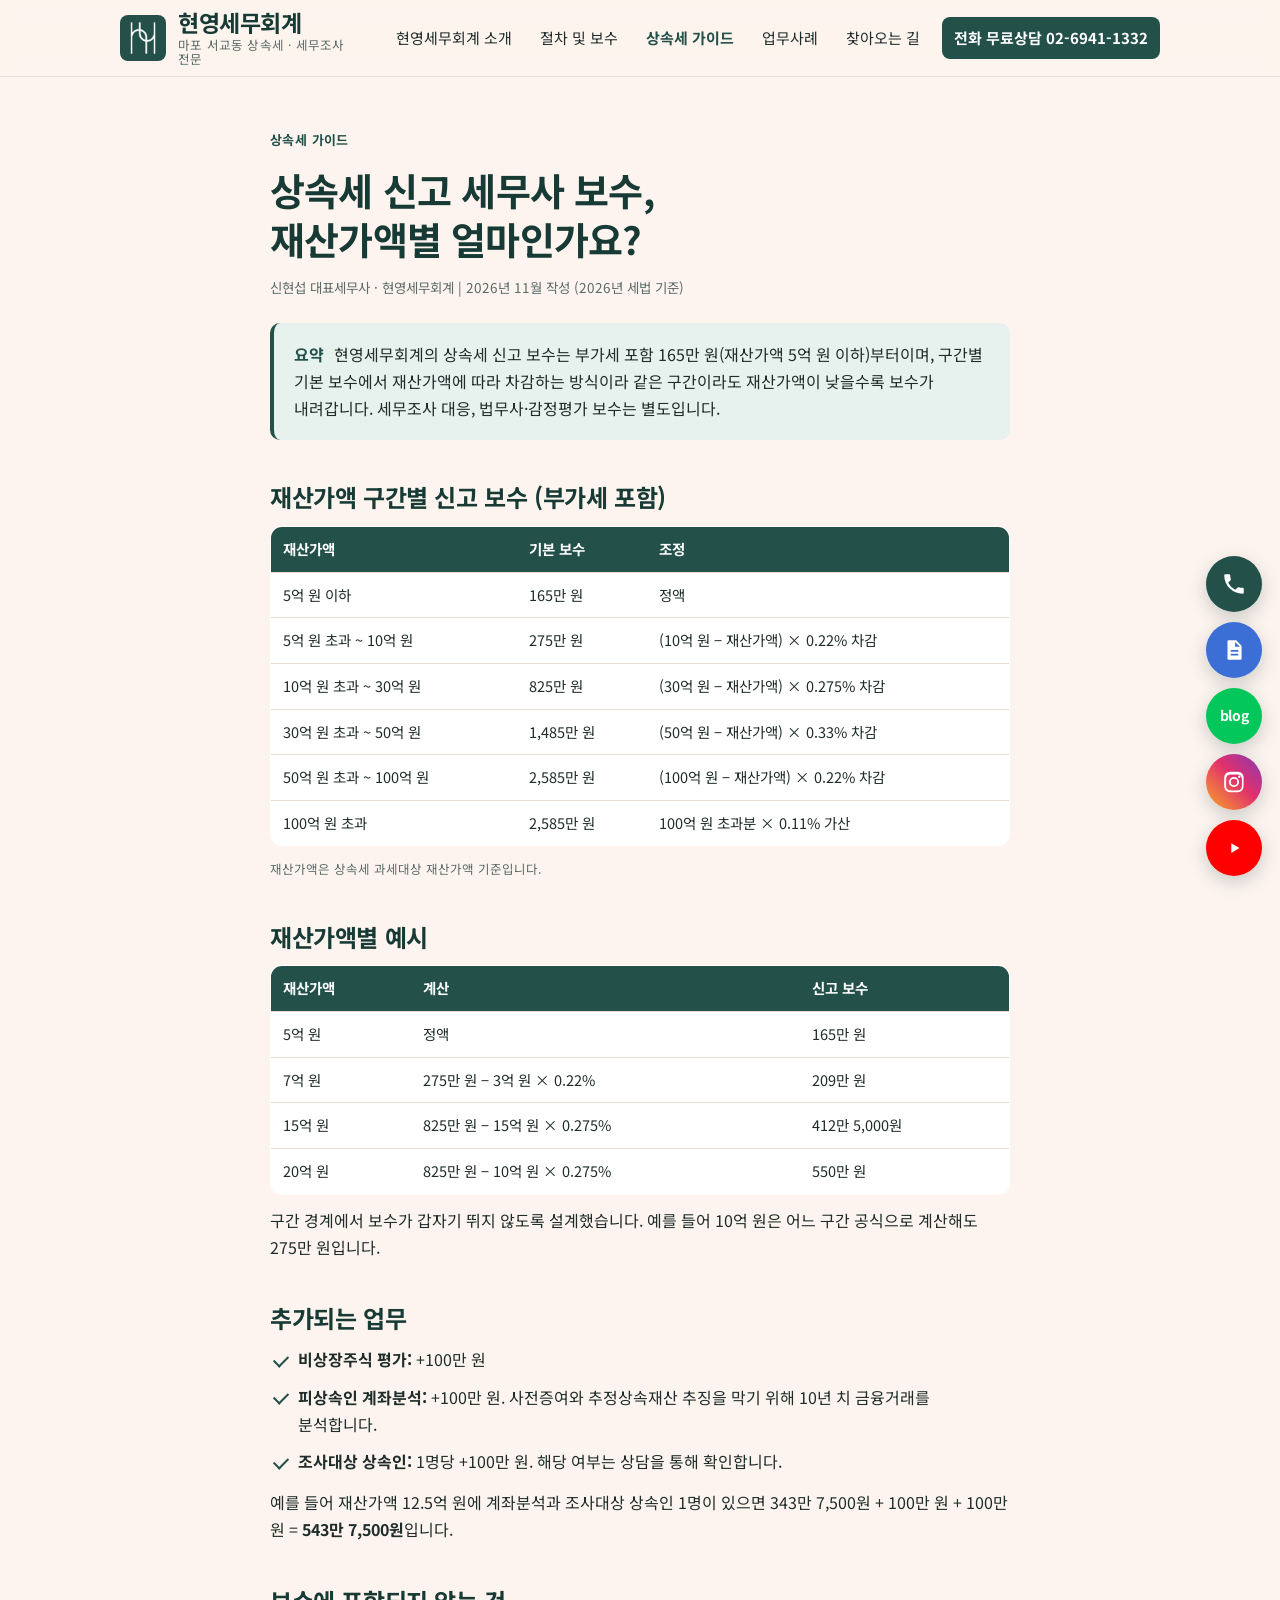
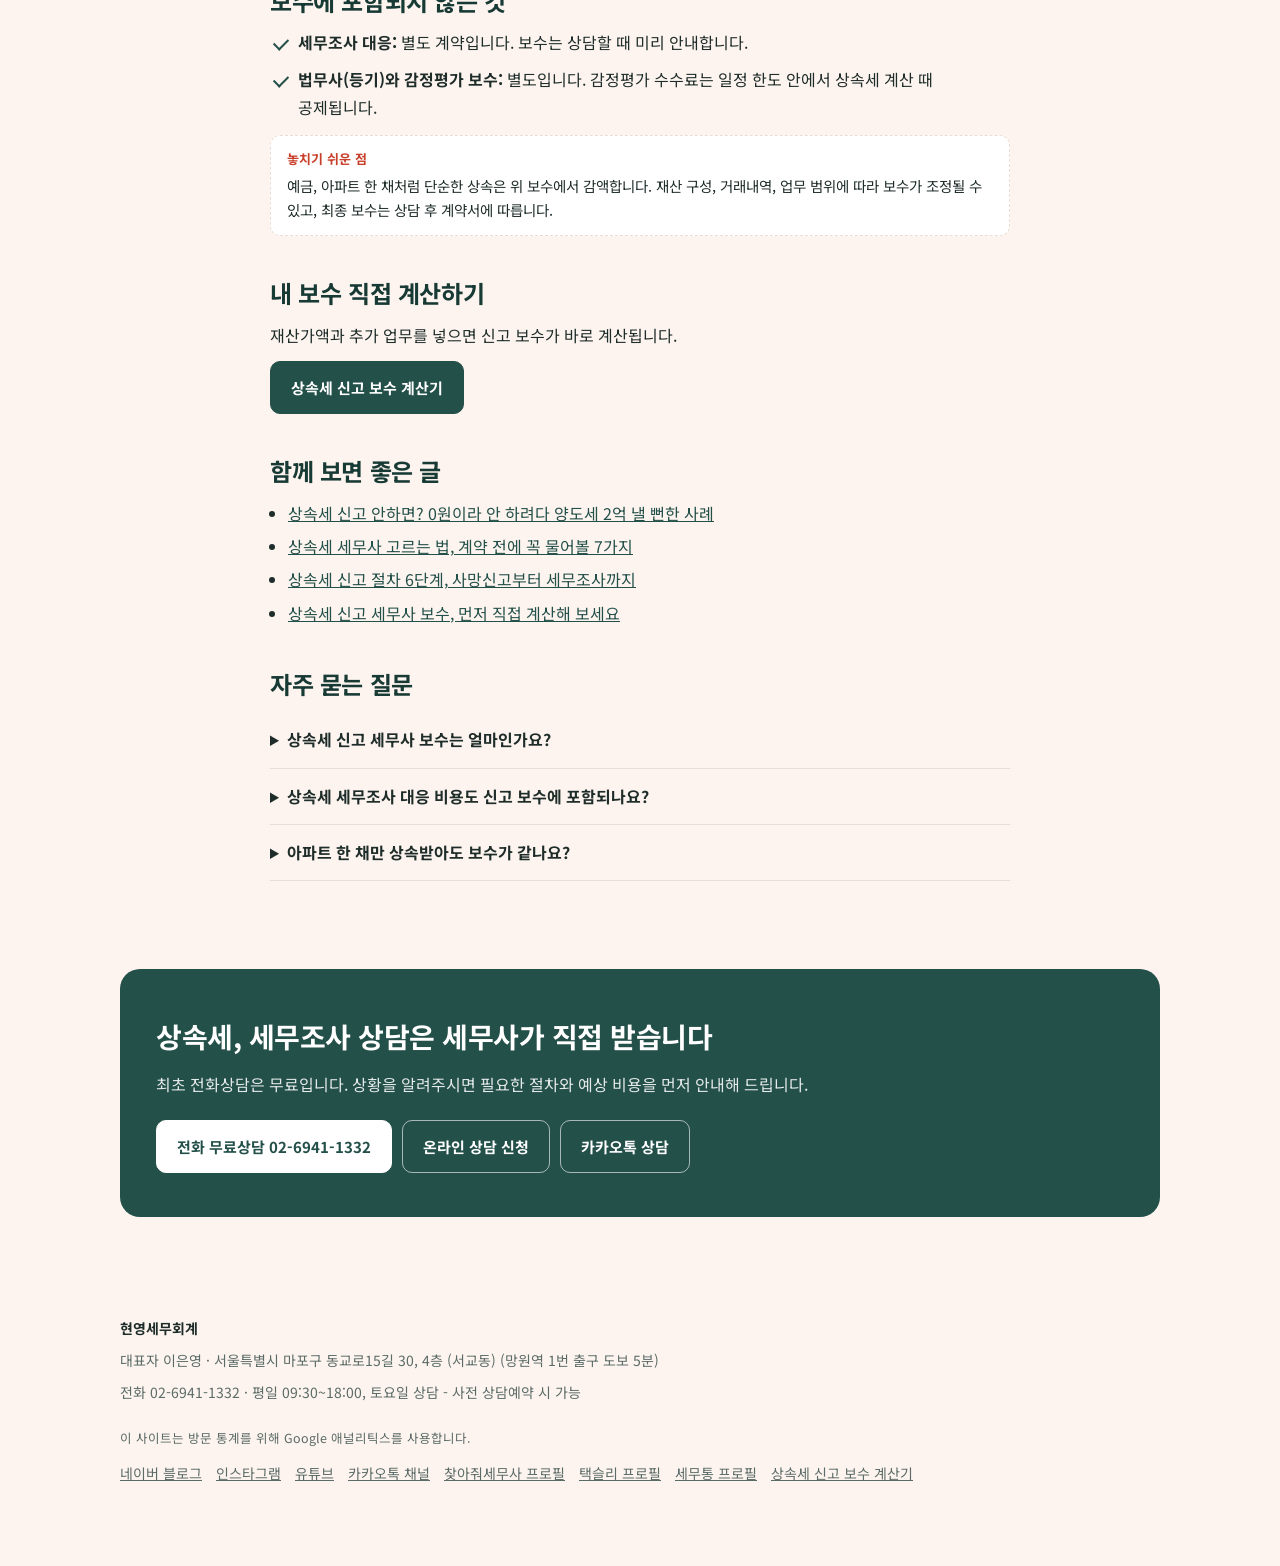
<file: guide/inheritance-tax-fee.html>
<!DOCTYPE html>
<html lang="ko">
<head>
<meta charset="utf-8">
<script>if(/\.github\.io$/.test(location.hostname)){location.replace("https://hyunyoungtax.com"+location.pathname+location.search+location.hash)}</script>
<meta name="viewport" content="width=device-width, initial-scale=1">
<script async src="https://www.googletagmanager.com/gtag/js?id=G-LGJ30CZ3ZZ"></script>
<script>
  window.dataLayer = window.dataLayer || [];
  function gtag(){dataLayer.push(arguments);}
  gtag('js', new Date());
  gtag('config', 'G-LGJ30CZ3ZZ');
</script>
<script src="/js/track.js" defer></script>
<title>상속세 신고 세무사 보수, 재산가액별 얼마인가요? (부가세 포함 공개) | 현영세무회계</title>
<meta name="description" content="상속세 신고 세무사 보수를 재산가액별로 공개합니다. 5억 원 이하 165만 원부터, 예시와 추가 업무, 별도 비용까지.">
<link rel="canonical" href="https://hyunyoungtax.com/guide/inheritance-tax-fee.html">
<meta property="og:type" content="article">
<meta property="og:title" content="상속세 신고 세무사 보수, 재산가액별 얼마인가요? (부가세 포함 공개) | 현영세무회계">
<meta property="og:description" content="상속세 신고 세무사 보수를 재산가액별로 공개합니다. 5억 원 이하 165만 원부터, 예시와 추가 업무, 별도 비용까지.">
<meta property="og:url" content="https://hyunyoungtax.com/guide/inheritance-tax-fee.html">
<meta property="og:locale" content="ko_KR">
<meta property="og:site_name" content="현영세무회계">
<meta property="og:image" content="https://hyunyoungtax.com/img/og.jpg">
<meta property="og:image:width" content="1200">
<meta property="og:image:height" content="630">
<meta property="og:image:alt" content="현영세무회계 로고와 상호">
<meta name="twitter:card" content="summary_large_image">
<meta name="twitter:image" content="https://hyunyoungtax.com/img/og.jpg">
<link rel="apple-touch-icon" sizes="180x180" href="../img/apple-touch-icon.png">
<link rel="preconnect" href="https://fonts.googleapis.com">
<link href="https://fonts.googleapis.com/css2?family=Noto+Sans+KR:wght@400;500;700&display=swap" rel="stylesheet">
<link rel="stylesheet" href="../styles.css?v=202611181703">
<link rel="icon" href="../favicon.ico" sizes="any">
<link rel="icon" type="image/png" sizes="48x48" href="../favicon.png">
<link rel="icon" type="image/png" sizes="192x192" href="../img/icon-192.png">

<meta name="google-site-verification" content="5lgwe7RFgetMXkqyc2l1Cm2juruPO-6gGKjDF6y0hhU">
<meta name="naver-site-verification" content="aa8fc622920357b5118a07485a8c0a5c2decef26">
<script type="application/ld+json">
[{"@context": "https://schema.org", "@type": "Article", "headline": "상속세 신고 세무사 보수, 재산가액별 얼마인가요?", "datePublished": "2026-11-18", "dateModified": "2026-11-18", "inLanguage": "ko", "mainEntityOfPage": "https://hyunyoungtax.com/guide/inheritance-tax-fee.html", "author": {"@type": "Person", "name": "신현섭", "jobTitle": "대표세무사", "worksFor": {"@type": "AccountingService", "name": "현영세무회계", "url": "https://hyunyoungtax.com/"}}, "publisher": {"@type": "Organization", "name": "현영세무회계", "logo": {"@type": "ImageObject", "url": "https://hyunyoungtax.com/img/logo.png"}}, "image": "https://hyunyoungtax.com/img/og.jpg"}, {"@context": "https://schema.org", "@type": "FAQPage", "mainEntity": [{"@type": "Question", "name": "상속세 신고 세무사 보수는 얼마인가요?", "acceptedAnswer": {"@type": "Answer", "text": "현영세무회계 기준 부가세 포함으로 재산가액 5억 원 이하 165만 원, 10억 원 275만 원, 30억 원 825만 원, 50억 원 1,485만 원, 100억 원 2,585만 원입니다. 같은 구간 안에서는 재산가액이 낮을수록 보수가 차감됩니다. 예를 들어 15억 원이면 약 412만 원입니다."}}, {"@type": "Question", "name": "상속세 세무조사 대응 비용도 신고 보수에 포함되나요?", "acceptedAnswer": {"@type": "Answer", "text": "포함되지 않습니다. 세무조사 대응은 별도 계약이며, 사건 내용에 따라 달라지는 보수를 상담할 때 미리 안내합니다. 견적을 비교할 때는 조사 대응 포함 여부부터 확인하세요."}}, {"@type": "Question", "name": "아파트 한 채만 상속받아도 보수가 같나요?", "acceptedAnswer": {"@type": "Answer", "text": "예금이나 아파트 한 채처럼 재산 구성이 단순한 상속은 보수를 감액합니다. 반대로 비상장주식 평가, 피상속인 계좌분석, 조사대상 상속인이 있으면 각각 100만 원씩 추가됩니다."}}]}]
</script>
</head>
<body>
<header class="hd"><div class="wrap">
  <a class="logo" href="../index.html"><img src="../img/logo.png" alt="" width="44" height="44"><span><b>현영세무회계</b><small>마포 서교동 상속세 · 세무조사 전문</small></span></a>
  <button class="menu-btn" type="button" aria-expanded="false" aria-controls="nav">메뉴</button>
  <nav class="nav" id="nav"><a href="../index.html">현영세무회계 소개</a><a href="../inheritance.html">절차 및 보수</a><a href="../guide/" aria-current="page">상속세 가이드</a><a href="../cases.html">업무사례</a><a href="../location.html">찾아오는 길</a><a class="call" href="tel:02-6941-1332">전화 무료상담 02-6941-1332</a></nav>
</div></header>
<main>
<article class="guide"><div class="wrap">
<header class="g-hd">
  <span class="eyebrow">상속세 가이드</span>
  <h1>상속세 신고 세무사 보수,<br>재산가액별 얼마인가요?</h1>
  <p class="byline">신현섭 대표세무사 · 현영세무회계 | 2026년 11월 작성 (2026년 세법 기준)</p>
</header>

<div class="g-sum"><p><b>요약</b> 현영세무회계의 상속세 신고 보수는 부가세 포함 165만 원(재산가액 5억 원 이하)부터이며, 구간별 기본 보수에서 재산가액에 따라 차감하는 방식이라 같은 구간이라도 재산가액이 낮을수록 보수가 내려갑니다. 세무조사 대응, 법무사·감정평가 보수는 별도입니다.</p></div>

<section>
  <h2>재산가액 구간별 신고 보수 (부가세 포함)</h2>
  <table class="g-tb"><tr><th>재산가액</th><th>기본 보수</th><th>조정</th></tr><tr><td>5억 원 이하</td><td>165만 원</td><td>정액</td></tr><tr><td>5억 원 초과 ~ 10억 원</td><td>275만 원</td><td>(10억 원 − 재산가액) × 0.22% 차감</td></tr><tr><td>10억 원 초과 ~ 30억 원</td><td>825만 원</td><td>(30억 원 − 재산가액) × 0.275% 차감</td></tr><tr><td>30억 원 초과 ~ 50억 원</td><td>1,485만 원</td><td>(50억 원 − 재산가액) × 0.33% 차감</td></tr><tr><td>50억 원 초과 ~ 100억 원</td><td>2,585만 원</td><td>(100억 원 − 재산가액) × 0.22% 차감</td></tr><tr><td>100억 원 초과</td><td>2,585만 원</td><td>100억 원 초과분 × 0.11% 가산</td></tr></table>
  <p class="fine">재산가액은 상속세 과세대상 재산가액 기준입니다.</p>
</section>

<section>
  <h2>재산가액별 예시</h2>
  <table class="g-tb">
    <tr><th>재산가액</th><th>계산</th><th>신고 보수</th></tr>
    <tr><td>5억 원</td><td>정액</td><td>165만 원</td></tr>
    <tr><td>7억 원</td><td>275만 원 − 3억 원 × 0.22%</td><td>209만 원</td></tr>
    <tr><td>15억 원</td><td>825만 원 − 15억 원 × 0.275%</td><td>412만 5,000원</td></tr>
    <tr><td>20억 원</td><td>825만 원 − 10억 원 × 0.275%</td><td>550만 원</td></tr>
  </table>
  <p>구간 경계에서 보수가 갑자기 뛰지 않도록 설계했습니다. 예를 들어 10억 원은 어느 구간 공식으로 계산해도 275만 원입니다.</p>
</section>

<section>
  <h2>추가되는 업무</h2>
  <ul class="check">
    <li><b>비상장주식 평가:</b> +100만 원</li>
    <li><b>피상속인 계좌분석:</b> +100만 원. 사전증여와 추정상속재산 추징을 막기 위해 10년 치 금융거래를 분석합니다.</li>
    <li><b>조사대상 상속인:</b> 1명당 +100만 원. 해당 여부는 상담을 통해 확인합니다.</li>
  </ul>
  <p>예를 들어 재산가액 12.5억 원에 계좌분석과 조사대상 상속인 1명이 있으면 343만 7,500원 + 100만 원 + 100만 원 = <b>543만 7,500원</b>입니다.</p>
</section>

<section>
  <h2>보수에 포함되지 않는 것</h2>
  <ul class="check">
    <li><b>세무조사 대응:</b> 별도 계약입니다. 보수는 상담할 때 미리 안내합니다.</li>
    <li><b>법무사(등기)와 감정평가 보수:</b> 별도입니다. 감정평가 수수료는 일정 한도 안에서 상속세 계산 때 공제됩니다.</li>
  </ul>
  <p class="tip">예금, 아파트 한 채처럼 단순한 상속은 위 보수에서 감액합니다. 재산 구성, 거래내역, 업무 범위에 따라 보수가 조정될 수 있고, 최종 보수는 상담 후 계약서에 따릅니다.</p>
</section>

<section>
  <h2>내 보수 직접 계산하기</h2>
  <p>재산가액과 추가 업무를 넣으면 신고 보수가 바로 계산됩니다.</p>
  <div class="btns"><a class="btn pri" href="../inheritance.html#fee">상속세 신고 보수 계산기</a></div>
</section>

<section class="g-more">
  <h2>함께 보면 좋은 글</h2>
  <ul>
    <li><a href="inheritance-tax-not-filing.html">상속세 신고 안하면? 0원이라 안 하려다 양도세 2억 낼 뻔한 사례</a></li>
    <li><a href="choosing-inheritance-tax-accountant.html">상속세 세무사 고르는 법, 계약 전에 꼭 물어볼 7가지</a></li>
    <li><a href="inheritance-tax-process.html">상속세 신고 절차 6단계, 사망신고부터 세무조사까지</a></li>
    <li><a href="https://blog.naver.com/heritageforyou/224435444432" target="_blank" rel="noopener">상속세 신고 세무사 보수, 먼저 직접 계산해 보세요</a></li>
  </ul>
</section>

<section class="g-faq"><h2>자주 묻는 질문</h2><details><summary>상속세 신고 세무사 보수는 얼마인가요?</summary><p>현영세무회계 기준 부가세 포함으로 재산가액 5억 원 이하 165만 원, 10억 원 275만 원, 30억 원 825만 원, 50억 원 1,485만 원, 100억 원 2,585만 원입니다. 같은 구간 안에서는 재산가액이 낮을수록 보수가 차감됩니다. 예를 들어 15억 원이면 약 412만 원입니다.</p></details><details><summary>상속세 세무조사 대응 비용도 신고 보수에 포함되나요?</summary><p>포함되지 않습니다. 세무조사 대응은 별도 계약이며, 사건 내용에 따라 달라지는 보수를 상담할 때 미리 안내합니다. 견적을 비교할 때는 조사 대응 포함 여부부터 확인하세요.</p></details><details><summary>아파트 한 채만 상속받아도 보수가 같나요?</summary><p>예금이나 아파트 한 채처럼 재산 구성이 단순한 상속은 보수를 감액합니다. 반대로 비상장주식 평가, 피상속인 계좌분석, 조사대상 상속인이 있으면 각각 100만 원씩 추가됩니다.</p></details></section>
</div></article>
<div class="wrap"><div class="cta">
  <h2>상속세, 세무조사 상담은 세무사가 직접 받습니다</h2>
  <p>최초 전화상담은 무료입니다. 상황을 알려주시면 필요한 절차와 예상 비용을 먼저 안내해 드립니다.</p>
  <div class="btns">
    <a class="btn pri" href="tel:02-6941-1332">전화 무료상담 02-6941-1332</a>
    <a class="btn sec" href="https://forms.gle/SSaCHjCDCBZCVqXTA" target="_blank" rel="noopener">온라인 상담 신청</a>
    <a class="btn sec" href="https://pf.kakao.com/_xnxkGjX" target="_blank" rel="noopener">카카오톡 상담</a>
  </div>
</div></div>
</main>
<nav class="fab" aria-label="바로 연결">
  <a class="f-tel" href="tel:02-6941-1332" aria-label="전화 연결 02-6941-1332"><svg viewBox="0 0 24 24" aria-hidden="true"><path d="M6.6 10.8a15.1 15.1 0 0 0 6.6 6.6l2.2-2.2a1 1 0 0 1 1-.25 11.4 11.4 0 0 0 3.6.57 1 1 0 0 1 1 1V20a1 1 0 0 1-1 1A17 17 0 0 1 3 4a1 1 0 0 1 1-1h3.5a1 1 0 0 1 1 1c0 1.25.2 2.46.57 3.6a1 1 0 0 1-.25 1z"/></svg><span>전화 연결</span></a>
  <a class="f-form" href="https://forms.gle/SSaCHjCDCBZCVqXTA" target="_blank" rel="noopener" aria-label="온라인 상담 신청"><svg viewBox="0 0 24 24" aria-hidden="true"><path d="M7 3h7l5 5v12a1 1 0 0 1-1 1H7a1 1 0 0 1-1-1V4a1 1 0 0 1 1-1zm6 1.5V9h4.5zM9 12v1.6h7V12zm0 3.4V17h7v-1.6z"/></svg><span>상담 신청</span></a>
  <a class="f-blog" href="https://blog.naver.com/heritageforyou" target="_blank" rel="noopener" aria-label="네이버 블로그"><b aria-hidden="true">blog</b><span>블로그</span></a>
  <a class="f-ig" href="https://www.instagram.com/hyunyoungtax/" target="_blank" rel="noopener" aria-label="인스타그램"><svg viewBox="0 0 24 24" aria-hidden="true"><path d="M12 7.3A4.7 4.7 0 1 0 12 16.7 4.7 4.7 0 0 0 12 7.3zm0 7.7a3 3 0 1 1 0-6 3 3 0 0 1 0 6zm4.9-8.9a1.1 1.1 0 1 0 0 2.2 1.1 1.1 0 0 0 0-2.2zM20.9 8c-.1-1.5-.4-2.8-1.5-3.9S17 2.6 15.5 2.5C14 2.4 10 2.4 8.5 2.5 7 2.6 5.6 2.9 4.6 4S3.1 6.5 3 8c-.1 1.5-.1 6.5 0 8 .1 1.5.4 2.8 1.5 3.9s2.4 1.4 3.9 1.5c1.5.1 5.5.1 7 0 1.5-.1 2.8-.4 3.9-1.5s1.4-2.4 1.5-3.9c.1-1.5.1-6.5 0-8zm-2 9.7a3 3 0 0 1-1.7 1.7c-1.2.5-4 .4-5.2.4s-4 .1-5.2-.4a3 3 0 0 1-1.7-1.7c-.5-1.2-.4-4-.4-5.2s-.1-4 .4-5.2a3 3 0 0 1 1.7-1.7c1.2-.5 4-.4 5.2-.4s4-.1 5.2.4a3 3 0 0 1 1.7 1.7c.5 1.2.4 4 .4 5.2s.1 4-.4 5.2z"/></svg><span>인스타그램</span></a>
  <a class="f-yt" href="https://www.youtube.com/@%EC%8B%A0%ED%98%84%EC%84%AD%EC%84%B8%EB%AC%B4%EC%82%AC" target="_blank" rel="noopener" aria-label="유튜브 채널"><svg viewBox="0 0 24 24" aria-hidden="true"><path d="M9.5 7.5v9l7.5-4.5z"/></svg><span>유튜브</span></a>
</nav>
<footer class="ft"><div class="wrap">
  <b>현영세무회계</b>
  <span>대표자 이은영 · 서울특별시 마포구 동교로15길 30, 4층 (서교동) (망원역 1번 출구 도보 5분)</span>
  <span>전화 02-6941-1332 · 평일 09:30~18:00, 토요일 상담 - 사전 상담예약 시 가능</span>
  <span class="fine">이 사이트는 방문 통계를 위해 Google 애널리틱스를 사용합니다.</span>
  <div class="links">
    <a href="https://blog.naver.com/heritageforyou" target="_blank" rel="noopener">네이버 블로그</a>
    <a href="https://www.instagram.com/hyunyoungtax/" target="_blank" rel="noopener">인스타그램</a>
    <a href="https://www.youtube.com/@%EC%8B%A0%ED%98%84%EC%84%AD%EC%84%B8%EB%AC%B4%EC%82%AC" target="_blank" rel="noopener">유튜브</a>
    <a href="https://pf.kakao.com/_xnxkGjX" target="_blank" rel="noopener">카카오톡 채널</a>
    <a href="https://www.findsemusa.com/user/semusa/semusaview.do?semusa_id=3NibvNb0AJ3ZETSLfvhhcQ%3D%3D" target="_blank" rel="noopener">찾아줘세무사 프로필</a>
    <a href="https://taxly.kr/expert/0502-%EC%8B%A0%ED%98%84%EC%84%AD-%EC%84%B8%EB%AC%B4%EC%82%AC" target="_blank" rel="noopener">택슬리 프로필</a>
    <a href="https://www.semutong.com/experts/1a3029b0-369f-4639-a7f3-e9f3639c8f43" target="_blank" rel="noopener">세무통 프로필</a>
    <a href="../inheritance.html#fee">상속세 신고 보수 계산기</a>
  </div>
</div></footer>
<script>
var b=document.querySelector('.menu-btn'),n=document.getElementById('nav');
b.addEventListener('click',function(){var o=n.classList.toggle('open');b.setAttribute('aria-expanded',o)});
</script>
<script>
document.querySelectorAll('.hs-nav').forEach(function(n){var r=n.nextElementSibling;
 n.querySelectorAll('.hs-b').forEach(function(b){b.addEventListener('click',function(){r.scrollBy({left:(+b.dataset.d)*r.clientWidth*0.8,behavior:'smooth'})})})});
</script>
</body>
</html>
</file>
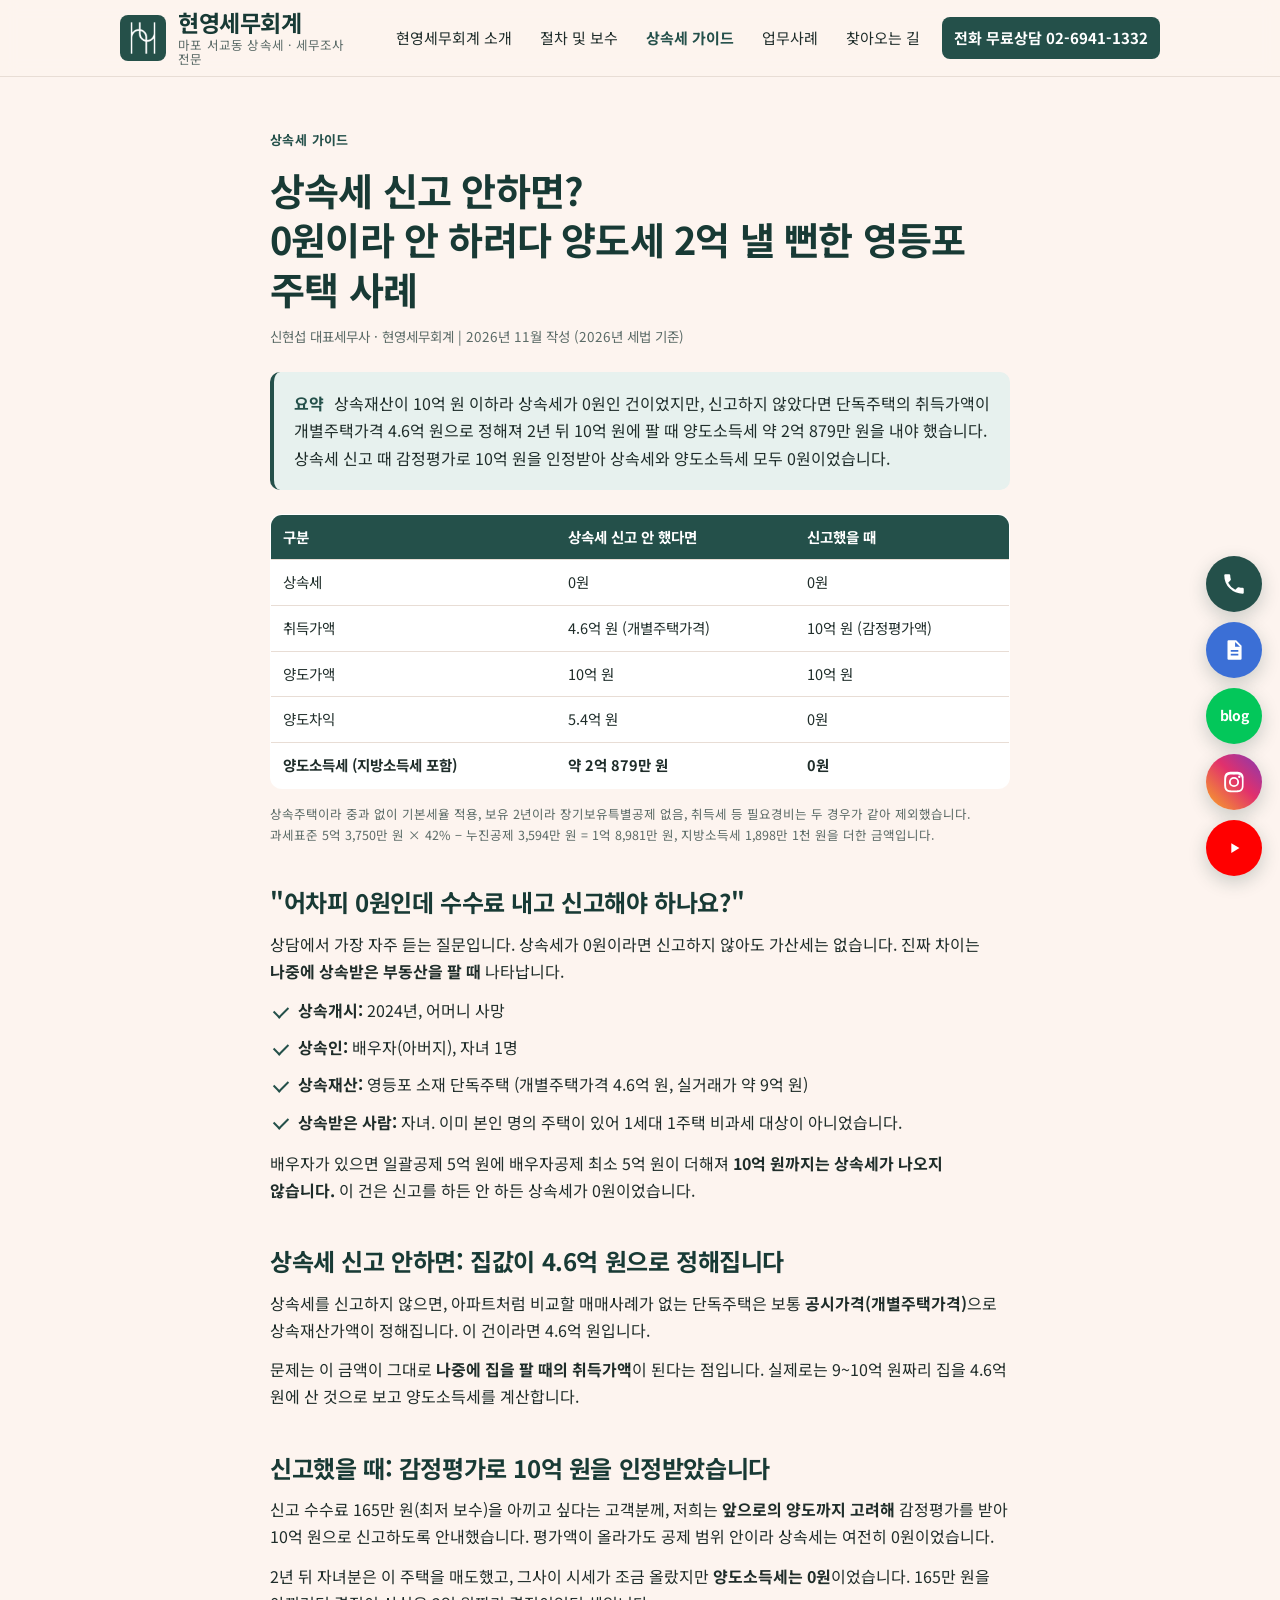
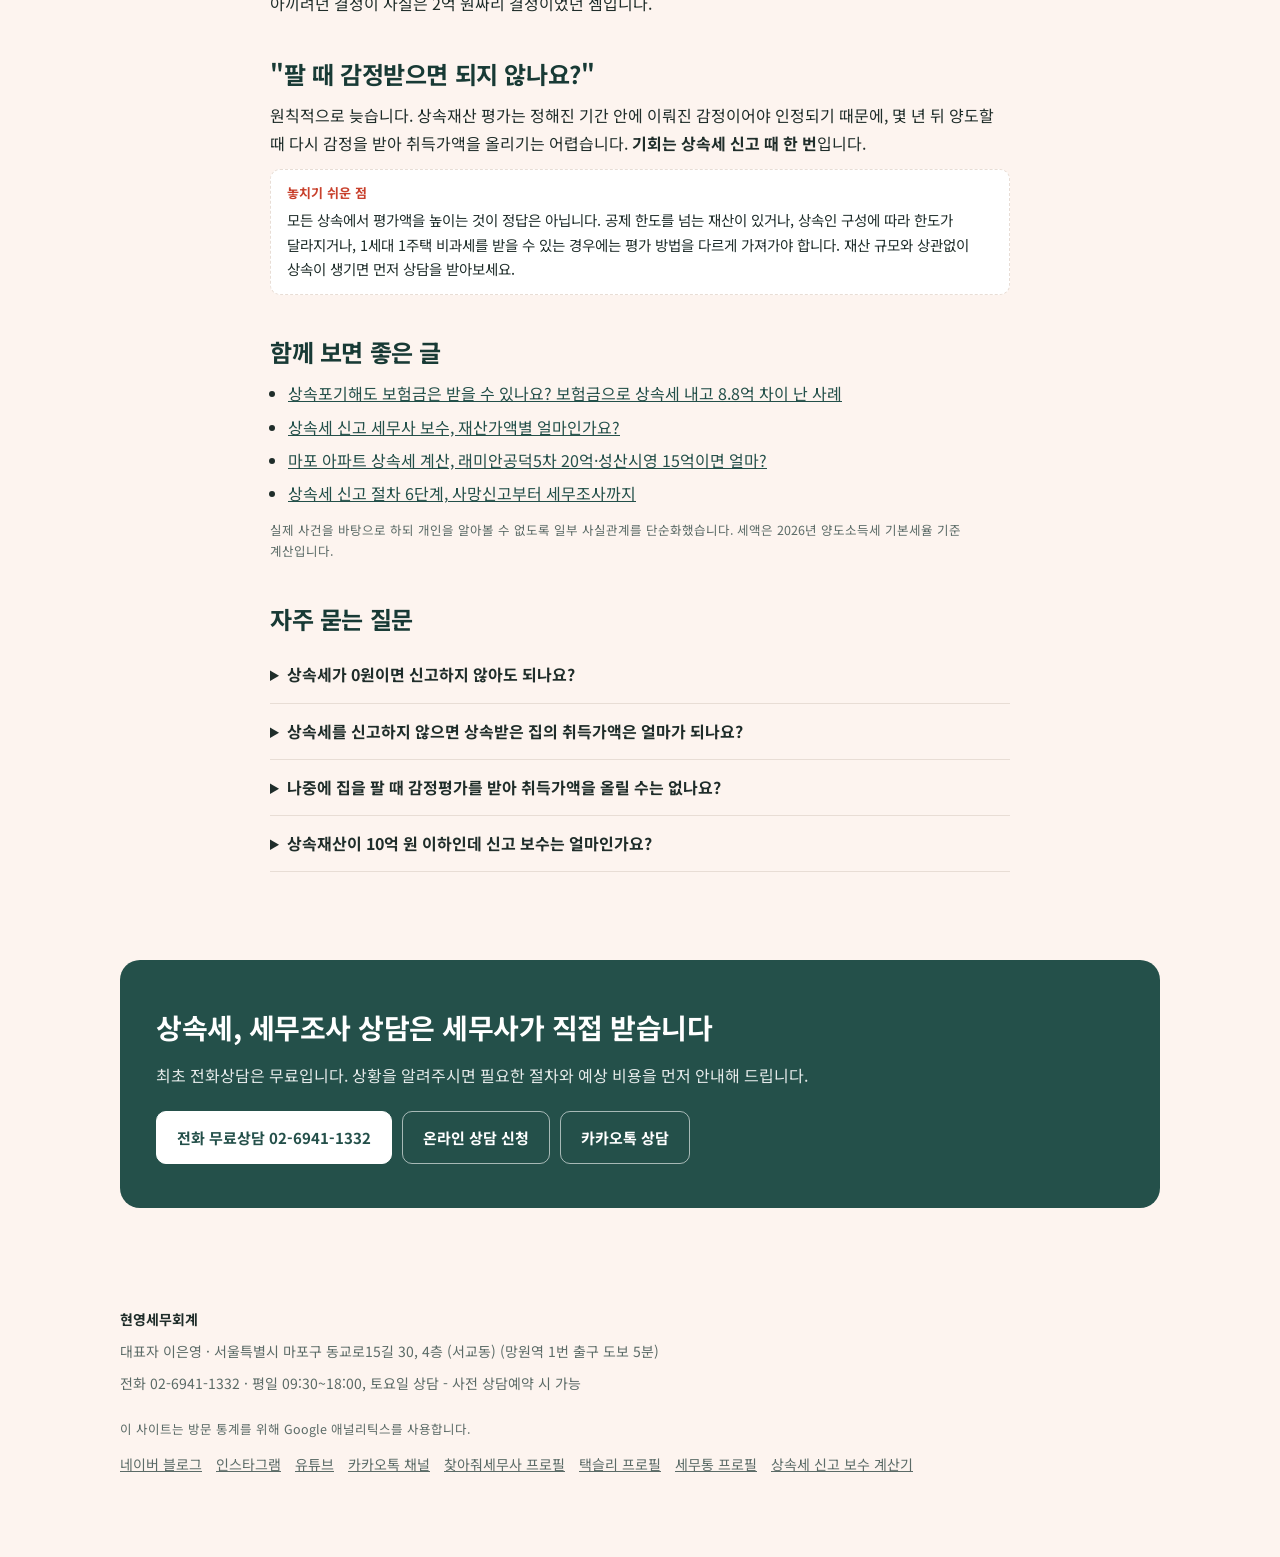
<file: guide/inheritance-tax-not-filing.html>
<!DOCTYPE html>
<html lang="ko">
<head>
<meta charset="utf-8">
<script>if(/\.github\.io$/.test(location.hostname)){location.replace("https://hyunyoungtax.com"+location.pathname+location.search+location.hash)}</script>
<meta name="viewport" content="width=device-width, initial-scale=1">
<script async src="https://www.googletagmanager.com/gtag/js?id=G-LGJ30CZ3ZZ"></script>
<script>
  window.dataLayer = window.dataLayer || [];
  function gtag(){dataLayer.push(arguments);}
  gtag('js', new Date());
  gtag('config', 'G-LGJ30CZ3ZZ');
</script>
<script src="/js/track.js" defer></script>
<title>상속세 신고 안하면? 0원이라 안 하려다 양도세 2억 낼 뻔한 사례 | 현영세무회계</title>
<meta name="description" content="상속세가 0원이라 신고를 안 하면 주택 취득가액이 공시가격으로 정해집니다. 영등포 단독주택 사례로 본 양도세 약 2억 원 차이.">
<link rel="canonical" href="https://hyunyoungtax.com/guide/inheritance-tax-not-filing.html">
<meta property="og:type" content="article">
<meta property="og:title" content="상속세 신고 안하면? 0원이라 안 하려다 양도세 2억 낼 뻔한 사례 | 현영세무회계">
<meta property="og:description" content="상속세가 0원이라 신고를 안 하면 주택 취득가액이 공시가격으로 정해집니다. 영등포 단독주택 사례로 본 양도세 약 2억 원 차이.">
<meta property="og:url" content="https://hyunyoungtax.com/guide/inheritance-tax-not-filing.html">
<meta property="og:locale" content="ko_KR">
<meta property="og:site_name" content="현영세무회계">
<meta property="og:image" content="https://hyunyoungtax.com/img/og.jpg">
<meta property="og:image:width" content="1200">
<meta property="og:image:height" content="630">
<meta property="og:image:alt" content="현영세무회계 로고와 상호">
<meta name="twitter:card" content="summary_large_image">
<meta name="twitter:image" content="https://hyunyoungtax.com/img/og.jpg">
<link rel="apple-touch-icon" sizes="180x180" href="../img/apple-touch-icon.png">
<link rel="preconnect" href="https://fonts.googleapis.com">
<link href="https://fonts.googleapis.com/css2?family=Noto+Sans+KR:wght@400;500;700&display=swap" rel="stylesheet">
<link rel="stylesheet" href="../styles.css?v=202611181703">
<link rel="icon" href="../favicon.ico" sizes="any">
<link rel="icon" type="image/png" sizes="48x48" href="../favicon.png">
<link rel="icon" type="image/png" sizes="192x192" href="../img/icon-192.png">

<meta name="google-site-verification" content="5lgwe7RFgetMXkqyc2l1Cm2juruPO-6gGKjDF6y0hhU">
<meta name="naver-site-verification" content="aa8fc622920357b5118a07485a8c0a5c2decef26">
<script type="application/ld+json">
[{"@context": "https://schema.org", "@type": "Article", "headline": "상속세 신고 안하면? 0원이라 안 하려다 양도세 2억 낼 뻔한 영등포 주택 사례", "datePublished": "2026-11-26", "dateModified": "2026-11-26", "inLanguage": "ko", "mainEntityOfPage": "https://hyunyoungtax.com/guide/inheritance-tax-not-filing.html", "author": {"@type": "Person", "name": "신현섭", "jobTitle": "대표세무사", "worksFor": {"@type": "AccountingService", "name": "현영세무회계", "url": "https://hyunyoungtax.com/"}}, "publisher": {"@type": "Organization", "name": "현영세무회계", "logo": {"@type": "ImageObject", "url": "https://hyunyoungtax.com/img/logo.png"}}, "image": "https://hyunyoungtax.com/img/og.jpg"}, {"@context": "https://schema.org", "@type": "FAQPage", "mainEntity": [{"@type": "Question", "name": "상속세가 0원이면 신고하지 않아도 되나요?", "acceptedAnswer": {"@type": "Answer", "text": "납부할 세금이 없으면 신고하지 않아도 가산세는 없습니다. 다만 부동산을 상속받았다면 신고 때 정한 평가액이 나중에 팔 때의 취득가액이 되기 때문에, 신고 여부와 평가 방법에 따라 양도소득세가 크게 달라질 수 있습니다."}}, {"@type": "Question", "name": "상속세를 신고하지 않으면 상속받은 집의 취득가액은 얼마가 되나요?", "acceptedAnswer": {"@type": "Answer", "text": "단독주택이나 다가구주택처럼 비교할 매매사례가 없는 부동산은 보통 공시가격(개별주택가격 등)으로 정해집니다. 아파트는 비슷한 아파트의 거래가격이 시가로 쓰일 수 있어 사정이 다르므로 재산 종류별로 따로 판단해야 합니다."}}, {"@type": "Question", "name": "나중에 집을 팔 때 감정평가를 받아 취득가액을 올릴 수는 없나요?", "acceptedAnswer": {"@type": "Answer", "text": "원칙적으로 어렵습니다. 상속재산 평가는 정해진 기간 안에 이뤄진 감정이어야 인정되기 때문에, 몇 년 뒤 양도할 때 새로 감정을 받아 취득가액을 올리기는 어렵습니다. 평가액을 정할 기회는 사실상 상속세 신고 때입니다."}}, {"@type": "Question", "name": "상속재산이 10억 원 이하인데 신고 보수는 얼마인가요?", "acceptedAnswer": {"@type": "Answer", "text": "현영세무회계 기준 5억 원 이하는 165만 원(부가세 포함)이고, 재산가액에 따라 구간별로 올라갑니다. 예금이나 주택 한 채처럼 단순한 상속은 감액하며, 감정평가 수수료는 별도입니다."}}]}]
</script>
</head>
<body>
<header class="hd"><div class="wrap">
  <a class="logo" href="../index.html"><img src="../img/logo.png" alt="" width="44" height="44"><span><b>현영세무회계</b><small>마포 서교동 상속세 · 세무조사 전문</small></span></a>
  <button class="menu-btn" type="button" aria-expanded="false" aria-controls="nav">메뉴</button>
  <nav class="nav" id="nav"><a href="../index.html">현영세무회계 소개</a><a href="../inheritance.html">절차 및 보수</a><a href="../guide/" aria-current="page">상속세 가이드</a><a href="../cases.html">업무사례</a><a href="../location.html">찾아오는 길</a><a class="call" href="tel:02-6941-1332">전화 무료상담 02-6941-1332</a></nav>
</div></header>
<main>
<article class="guide"><div class="wrap">
<header class="g-hd">
  <span class="eyebrow">상속세 가이드</span>
  <h1>상속세 신고 안하면?<br>0원이라 안 하려다 양도세 2억 낼 뻔한 영등포 주택 사례</h1>
  <p class="byline">신현섭 대표세무사 · 현영세무회계 | 2026년 11월 작성 (2026년 세법 기준)</p>
</header>

<div class="g-sum"><p><b>요약</b> 상속재산이 10억 원 이하라 상속세가 0원인 건이었지만, 신고하지 않았다면 단독주택의 취득가액이 개별주택가격 4.6억 원으로 정해져 2년 뒤 10억 원에 팔 때 양도소득세 약 2억 879만 원을 내야 했습니다. 상속세 신고 때 감정평가로 10억 원을 인정받아 상속세와 양도소득세 모두 0원이었습니다.</p></div>

<table class="g-tb">
  <tr><th>구분</th><th>상속세 신고 안 했다면</th><th>신고했을 때</th></tr>
  <tr><td>상속세</td><td>0원</td><td>0원</td></tr>
  <tr><td>취득가액</td><td>4.6억 원 (개별주택가격)</td><td>10억 원 (감정평가액)</td></tr>
  <tr><td>양도가액</td><td>10억 원</td><td>10억 원</td></tr>
  <tr><td>양도차익</td><td>5.4억 원</td><td>0원</td></tr>
  <tr><td><b>양도소득세 (지방소득세 포함)</b></td><td><b>약 2억 879만 원</b></td><td><b>0원</b></td></tr>
</table>
<p class="fine">상속주택이라 중과 없이 기본세율 적용, 보유 2년이라 장기보유특별공제 없음, 취득세 등 필요경비는 두 경우가 같아 제외했습니다. 과세표준 5억 3,750만 원 × 42% − 누진공제 3,594만 원 = 1억 8,981만 원, 지방소득세 1,898만 1천 원을 더한 금액입니다.</p>

<section>
  <h2>"어차피 0원인데 수수료 내고 신고해야 하나요?"</h2>
  <p>상담에서 가장 자주 듣는 질문입니다. 상속세가 0원이라면 신고하지 않아도 가산세는 없습니다. 진짜 차이는 <b>나중에 상속받은 부동산을 팔 때</b> 나타납니다.</p>
  <ul class="check">
    <li><b>상속개시:</b> 2024년, 어머니 사망</li>
    <li><b>상속인:</b> 배우자(아버지), 자녀 1명</li>
    <li><b>상속재산:</b> 영등포 소재 단독주택 (개별주택가격 4.6억 원, 실거래가 약 9억 원)</li>
    <li><b>상속받은 사람:</b> 자녀. 이미 본인 명의 주택이 있어 1세대 1주택 비과세 대상이 아니었습니다.</li>
  </ul>
  <p>배우자가 있으면 일괄공제 5억 원에 배우자공제 최소 5억 원이 더해져 <b>10억 원까지는 상속세가 나오지 않습니다.</b> 이 건은 신고를 하든 안 하든 상속세가 0원이었습니다.</p>
</section>

<section>
  <h2>상속세 신고 안하면: 집값이 4.6억 원으로 정해집니다</h2>
  <p>상속세를 신고하지 않으면, 아파트처럼 비교할 매매사례가 없는 단독주택은 보통 <b>공시가격(개별주택가격)</b>으로 상속재산가액이 정해집니다. 이 건이라면 4.6억 원입니다.</p>
  <p>문제는 이 금액이 그대로 <b>나중에 집을 팔 때의 취득가액</b>이 된다는 점입니다. 실제로는 9~10억 원짜리 집을 4.6억 원에 산 것으로 보고 양도소득세를 계산합니다.</p>
</section>

<section>
  <h2>신고했을 때: 감정평가로 10억 원을 인정받았습니다</h2>
  <p>신고 수수료 165만 원(최저 보수)을 아끼고 싶다는 고객분께, 저희는 <b>앞으로의 양도까지 고려해</b> 감정평가를 받아 10억 원으로 신고하도록 안내했습니다. 평가액이 올라가도 공제 범위 안이라 상속세는 여전히 0원이었습니다.</p>
  <p>2년 뒤 자녀분은 이 주택을 매도했고, 그사이 시세가 조금 올랐지만 <b>양도소득세는 0원</b>이었습니다. 165만 원을 아끼려던 결정이 사실은 2억 원짜리 결정이었던 셈입니다.</p>
</section>

<section>
  <h2>"팔 때 감정받으면 되지 않나요?"</h2>
  <p>원칙적으로 늦습니다. 상속재산 평가는 정해진 기간 안에 이뤄진 감정이어야 인정되기 때문에, 몇 년 뒤 양도할 때 다시 감정을 받아 취득가액을 올리기는 어렵습니다. <b>기회는 상속세 신고 때 한 번</b>입니다.</p>
  <p class="tip">모든 상속에서 평가액을 높이는 것이 정답은 아닙니다. 공제 한도를 넘는 재산이 있거나, 상속인 구성에 따라 한도가 달라지거나, 1세대 1주택 비과세를 받을 수 있는 경우에는 평가 방법을 다르게 가져가야 합니다. 재산 규모와 상관없이 상속이 생기면 먼저 상담을 받아보세요.</p>
</section>

<section class="g-more">
  <h2>함께 보면 좋은 글</h2>
  <ul>
    <li><a href="inheritance-renunciation-insurance.html">상속포기해도 보험금은 받을 수 있나요? 보험금으로 상속세 내고 8.8억 차이 난 사례</a></li>
    <li><a href="inheritance-tax-fee.html">상속세 신고 세무사 보수, 재산가액별 얼마인가요?</a></li>
    <li><a href="mapo-apartment-inheritance-tax.html">마포 아파트 상속세 계산, 래미안공덕5차 20억·성산시영 15억이면 얼마?</a></li>
    <li><a href="inheritance-tax-process.html">상속세 신고 절차 6단계, 사망신고부터 세무조사까지</a></li>
  </ul>
  <p class="fine">실제 사건을 바탕으로 하되 개인을 알아볼 수 없도록 일부 사실관계를 단순화했습니다. 세액은 2026년 양도소득세 기본세율 기준 계산입니다.</p>
</section>

<section class="g-faq"><h2>자주 묻는 질문</h2><details><summary>상속세가 0원이면 신고하지 않아도 되나요?</summary><p>납부할 세금이 없으면 신고하지 않아도 가산세는 없습니다. 다만 부동산을 상속받았다면 신고 때 정한 평가액이 나중에 팔 때의 취득가액이 되기 때문에, 신고 여부와 평가 방법에 따라 양도소득세가 크게 달라질 수 있습니다.</p></details><details><summary>상속세를 신고하지 않으면 상속받은 집의 취득가액은 얼마가 되나요?</summary><p>단독주택이나 다가구주택처럼 비교할 매매사례가 없는 부동산은 보통 공시가격(개별주택가격 등)으로 정해집니다. 아파트는 비슷한 아파트의 거래가격이 시가로 쓰일 수 있어 사정이 다르므로 재산 종류별로 따로 판단해야 합니다.</p></details><details><summary>나중에 집을 팔 때 감정평가를 받아 취득가액을 올릴 수는 없나요?</summary><p>원칙적으로 어렵습니다. 상속재산 평가는 정해진 기간 안에 이뤄진 감정이어야 인정되기 때문에, 몇 년 뒤 양도할 때 새로 감정을 받아 취득가액을 올리기는 어렵습니다. 평가액을 정할 기회는 사실상 상속세 신고 때입니다.</p></details><details><summary>상속재산이 10억 원 이하인데 신고 보수는 얼마인가요?</summary><p>현영세무회계 기준 5억 원 이하는 165만 원(부가세 포함)이고, 재산가액에 따라 구간별로 올라갑니다. 예금이나 주택 한 채처럼 단순한 상속은 감액하며, 감정평가 수수료는 별도입니다.</p></details></section>
</div></article>
<div class="wrap"><div class="cta">
  <h2>상속세, 세무조사 상담은 세무사가 직접 받습니다</h2>
  <p>최초 전화상담은 무료입니다. 상황을 알려주시면 필요한 절차와 예상 비용을 먼저 안내해 드립니다.</p>
  <div class="btns">
    <a class="btn pri" href="tel:02-6941-1332">전화 무료상담 02-6941-1332</a>
    <a class="btn sec" href="https://forms.gle/SSaCHjCDCBZCVqXTA" target="_blank" rel="noopener">온라인 상담 신청</a>
    <a class="btn sec" href="https://pf.kakao.com/_xnxkGjX" target="_blank" rel="noopener">카카오톡 상담</a>
  </div>
</div></div>
</main>
<nav class="fab" aria-label="바로 연결">
  <a class="f-tel" href="tel:02-6941-1332" aria-label="전화 연결 02-6941-1332"><svg viewBox="0 0 24 24" aria-hidden="true"><path d="M6.6 10.8a15.1 15.1 0 0 0 6.6 6.6l2.2-2.2a1 1 0 0 1 1-.25 11.4 11.4 0 0 0 3.6.57 1 1 0 0 1 1 1V20a1 1 0 0 1-1 1A17 17 0 0 1 3 4a1 1 0 0 1 1-1h3.5a1 1 0 0 1 1 1c0 1.25.2 2.46.57 3.6a1 1 0 0 1-.25 1z"/></svg><span>전화 연결</span></a>
  <a class="f-form" href="https://forms.gle/SSaCHjCDCBZCVqXTA" target="_blank" rel="noopener" aria-label="온라인 상담 신청"><svg viewBox="0 0 24 24" aria-hidden="true"><path d="M7 3h7l5 5v12a1 1 0 0 1-1 1H7a1 1 0 0 1-1-1V4a1 1 0 0 1 1-1zm6 1.5V9h4.5zM9 12v1.6h7V12zm0 3.4V17h7v-1.6z"/></svg><span>상담 신청</span></a>
  <a class="f-blog" href="https://blog.naver.com/heritageforyou" target="_blank" rel="noopener" aria-label="네이버 블로그"><b aria-hidden="true">blog</b><span>블로그</span></a>
  <a class="f-ig" href="https://www.instagram.com/hyunyoungtax/" target="_blank" rel="noopener" aria-label="인스타그램"><svg viewBox="0 0 24 24" aria-hidden="true"><path d="M12 7.3A4.7 4.7 0 1 0 12 16.7 4.7 4.7 0 0 0 12 7.3zm0 7.7a3 3 0 1 1 0-6 3 3 0 0 1 0 6zm4.9-8.9a1.1 1.1 0 1 0 0 2.2 1.1 1.1 0 0 0 0-2.2zM20.9 8c-.1-1.5-.4-2.8-1.5-3.9S17 2.6 15.5 2.5C14 2.4 10 2.4 8.5 2.5 7 2.6 5.6 2.9 4.6 4S3.1 6.5 3 8c-.1 1.5-.1 6.5 0 8 .1 1.5.4 2.8 1.5 3.9s2.4 1.4 3.9 1.5c1.5.1 5.5.1 7 0 1.5-.1 2.8-.4 3.9-1.5s1.4-2.4 1.5-3.9c.1-1.5.1-6.5 0-8zm-2 9.7a3 3 0 0 1-1.7 1.7c-1.2.5-4 .4-5.2.4s-4 .1-5.2-.4a3 3 0 0 1-1.7-1.7c-.5-1.2-.4-4-.4-5.2s-.1-4 .4-5.2a3 3 0 0 1 1.7-1.7c1.2-.5 4-.4 5.2-.4s4-.1 5.2.4a3 3 0 0 1 1.7 1.7c.5 1.2.4 4 .4 5.2s.1 4-.4 5.2z"/></svg><span>인스타그램</span></a>
  <a class="f-yt" href="https://www.youtube.com/@%EC%8B%A0%ED%98%84%EC%84%AD%EC%84%B8%EB%AC%B4%EC%82%AC" target="_blank" rel="noopener" aria-label="유튜브 채널"><svg viewBox="0 0 24 24" aria-hidden="true"><path d="M9.5 7.5v9l7.5-4.5z"/></svg><span>유튜브</span></a>
</nav>
<footer class="ft"><div class="wrap">
  <b>현영세무회계</b>
  <span>대표자 이은영 · 서울특별시 마포구 동교로15길 30, 4층 (서교동) (망원역 1번 출구 도보 5분)</span>
  <span>전화 02-6941-1332 · 평일 09:30~18:00, 토요일 상담 - 사전 상담예약 시 가능</span>
  <span class="fine">이 사이트는 방문 통계를 위해 Google 애널리틱스를 사용합니다.</span>
  <div class="links">
    <a href="https://blog.naver.com/heritageforyou" target="_blank" rel="noopener">네이버 블로그</a>
    <a href="https://www.instagram.com/hyunyoungtax/" target="_blank" rel="noopener">인스타그램</a>
    <a href="https://www.youtube.com/@%EC%8B%A0%ED%98%84%EC%84%AD%EC%84%B8%EB%AC%B4%EC%82%AC" target="_blank" rel="noopener">유튜브</a>
    <a href="https://pf.kakao.com/_xnxkGjX" target="_blank" rel="noopener">카카오톡 채널</a>
    <a href="https://www.findsemusa.com/user/semusa/semusaview.do?semusa_id=3NibvNb0AJ3ZETSLfvhhcQ%3D%3D" target="_blank" rel="noopener">찾아줘세무사 프로필</a>
    <a href="https://taxly.kr/expert/0502-%EC%8B%A0%ED%98%84%EC%84%AD-%EC%84%B8%EB%AC%B4%EC%82%AC" target="_blank" rel="noopener">택슬리 프로필</a>
    <a href="https://www.semutong.com/experts/1a3029b0-369f-4639-a7f3-e9f3639c8f43" target="_blank" rel="noopener">세무통 프로필</a>
    <a href="../inheritance.html#fee">상속세 신고 보수 계산기</a>
  </div>
</div></footer>
<script>
var b=document.querySelector('.menu-btn'),n=document.getElementById('nav');
b.addEventListener('click',function(){var o=n.classList.toggle('open');b.setAttribute('aria-expanded',o)});
</script>
<script>
document.querySelectorAll('.hs-nav').forEach(function(n){var r=n.nextElementSibling;
 n.querySelectorAll('.hs-b').forEach(function(b){b.addEventListener('click',function(){r.scrollBy({left:(+b.dataset.d)*r.clientWidth*0.8,behavior:'smooth'})})})});
</script>
</body>
</html>
</file>
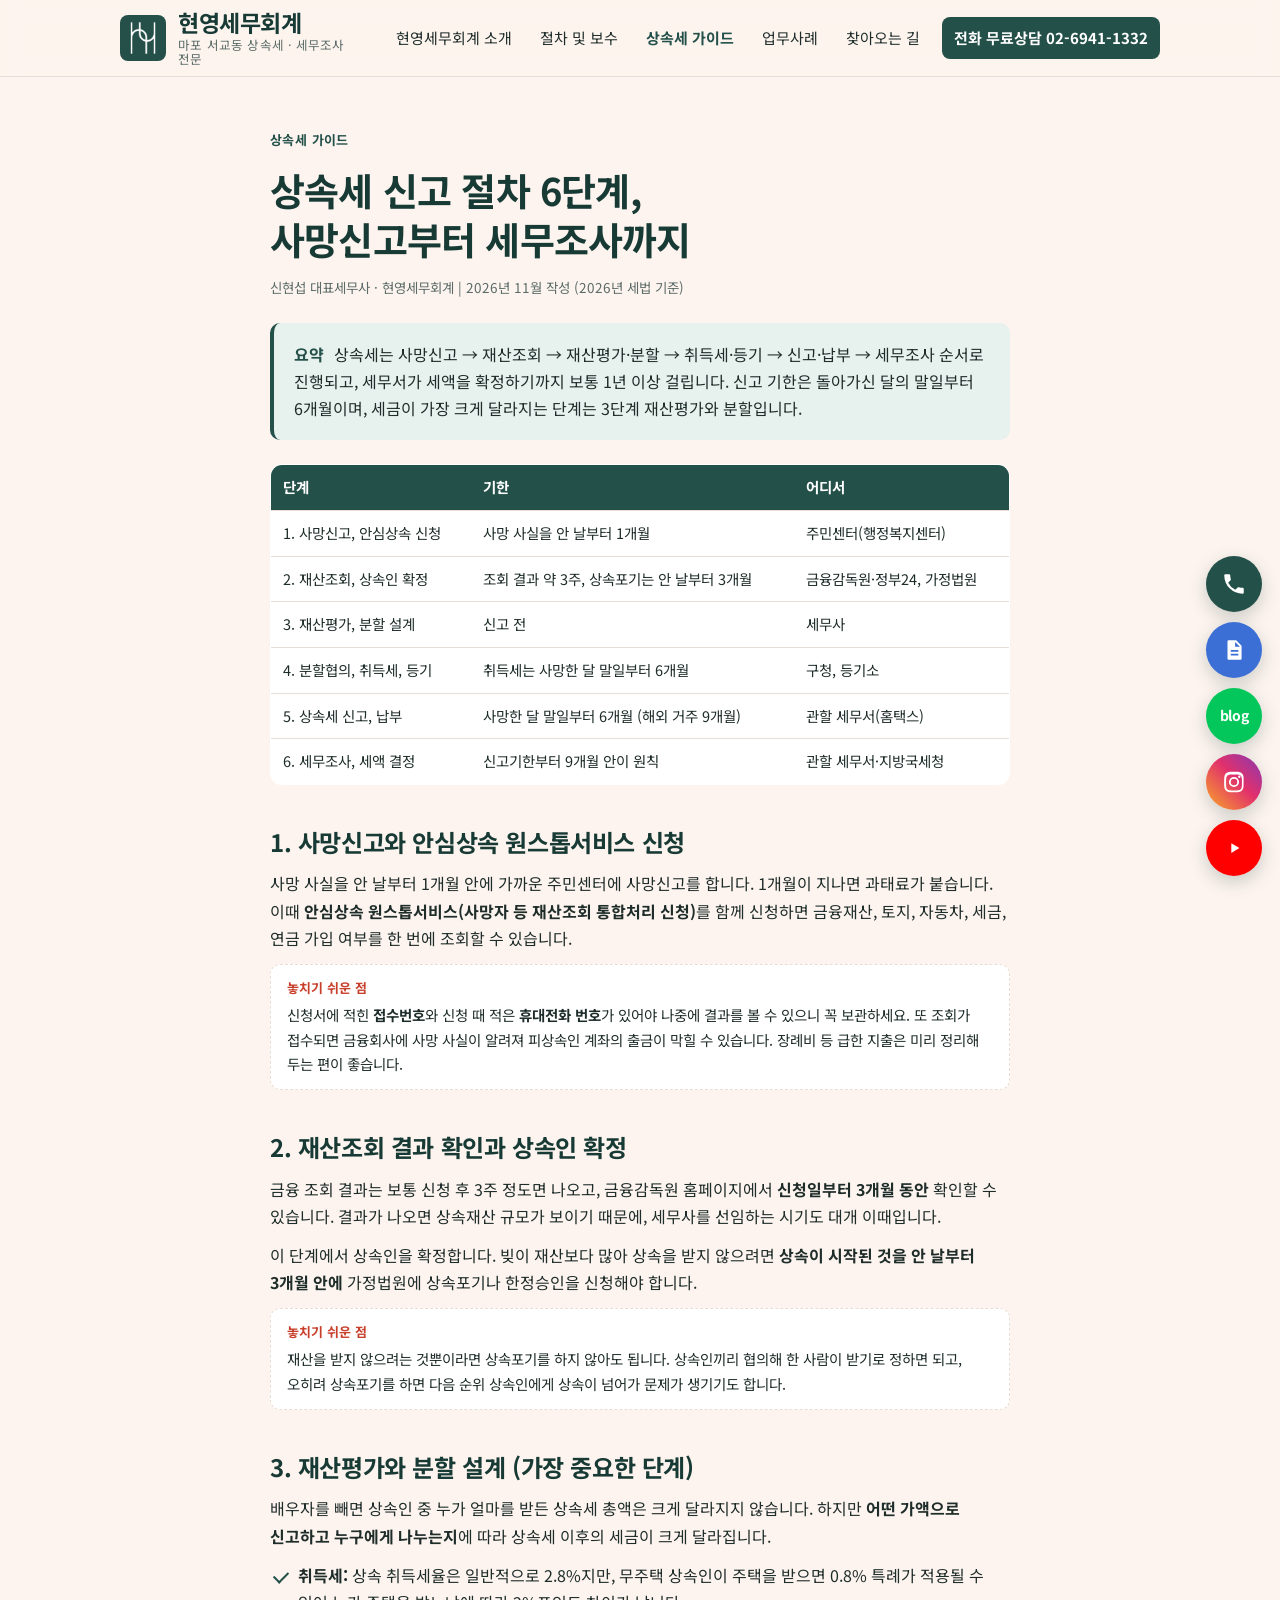
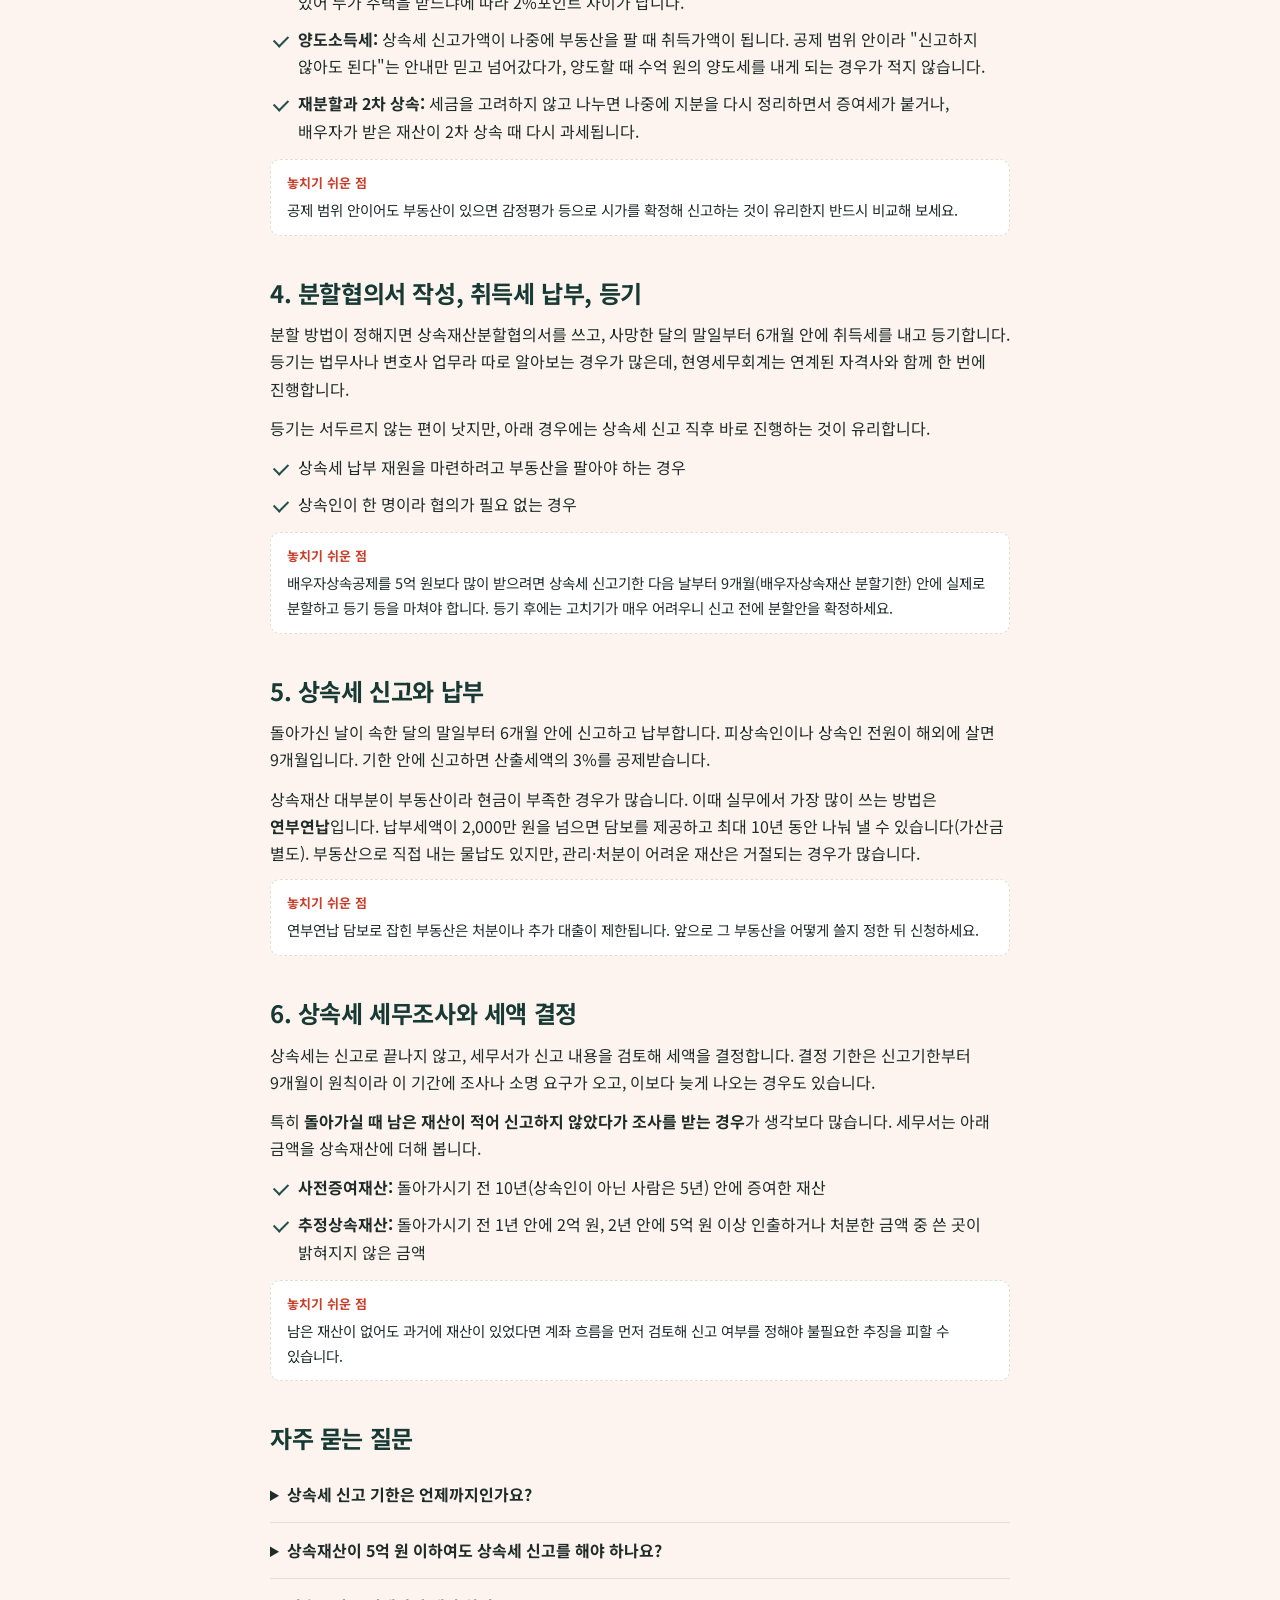
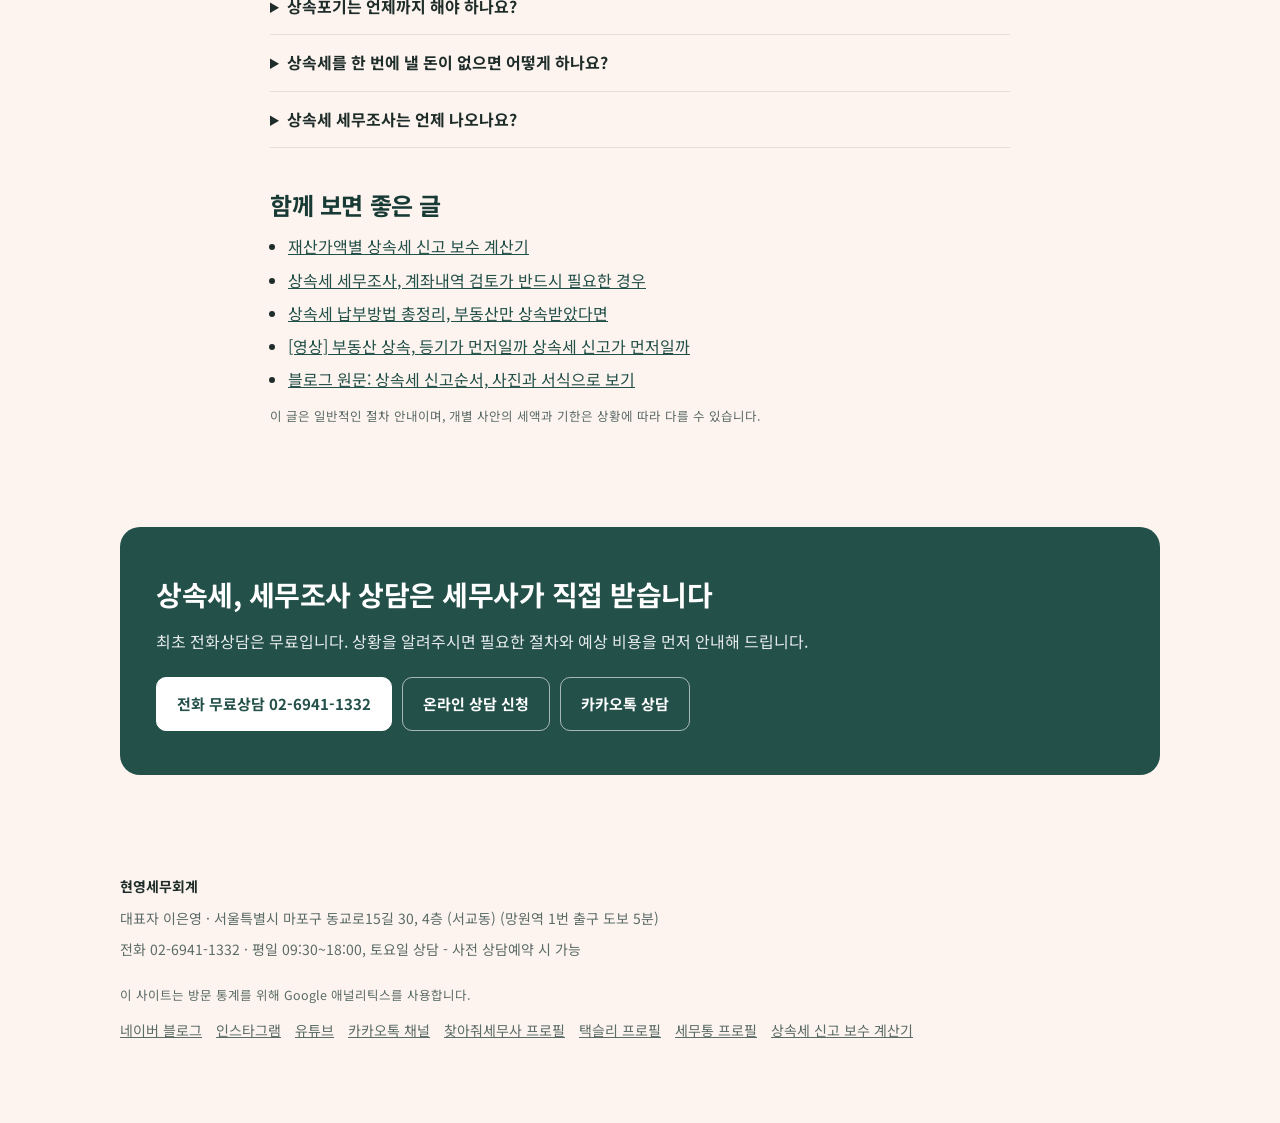
<file: guide/inheritance-tax-process.html>
<!DOCTYPE html>
<html lang="ko">
<head>
<meta charset="utf-8">
<script>if(/\.github\.io$/.test(location.hostname)){location.replace("https://hyunyoungtax.com"+location.pathname+location.search+location.hash)}</script>
<meta name="viewport" content="width=device-width, initial-scale=1">
<script async src="https://www.googletagmanager.com/gtag/js?id=G-LGJ30CZ3ZZ"></script>
<script>
  window.dataLayer = window.dataLayer || [];
  function gtag(){dataLayer.push(arguments);}
  gtag('js', new Date());
  gtag('config', 'G-LGJ30CZ3ZZ');
</script>
<script src="/js/track.js" defer></script>
<title>상속세 신고 절차 6단계, 사망신고부터 세무조사까지 기한 정리 | 현영세무회계</title>
<meta name="description" content="상속세 신고 절차 6단계를 기한과 함께 정리. 사망신고·재산조회부터 평가·분할, 등기, 신고·납부, 세무조사까지.">
<link rel="canonical" href="https://hyunyoungtax.com/guide/inheritance-tax-process.html">
<meta property="og:type" content="article">
<meta property="og:title" content="상속세 신고 절차 6단계, 사망신고부터 세무조사까지 기한 정리 | 현영세무회계">
<meta property="og:description" content="상속세 신고 절차 6단계를 기한과 함께 정리. 사망신고·재산조회부터 평가·분할, 등기, 신고·납부, 세무조사까지.">
<meta property="og:url" content="https://hyunyoungtax.com/guide/inheritance-tax-process.html">
<meta property="og:locale" content="ko_KR">
<meta property="og:site_name" content="현영세무회계">
<meta property="og:image" content="https://hyunyoungtax.com/img/og.jpg">
<meta property="og:image:width" content="1200">
<meta property="og:image:height" content="630">
<meta property="og:image:alt" content="현영세무회계 로고와 상호">
<meta name="twitter:card" content="summary_large_image">
<meta name="twitter:image" content="https://hyunyoungtax.com/img/og.jpg">
<link rel="apple-touch-icon" sizes="180x180" href="../img/apple-touch-icon.png">
<link rel="preconnect" href="https://fonts.googleapis.com">
<link href="https://fonts.googleapis.com/css2?family=Noto+Sans+KR:wght@400;500;700&display=swap" rel="stylesheet">
<link rel="stylesheet" href="../styles.css?v=202611181703">
<link rel="icon" href="../favicon.ico" sizes="any">
<link rel="icon" type="image/png" sizes="48x48" href="../favicon.png">
<link rel="icon" type="image/png" sizes="192x192" href="../img/icon-192.png">

<meta name="google-site-verification" content="5lgwe7RFgetMXkqyc2l1Cm2juruPO-6gGKjDF6y0hhU">
<meta name="naver-site-verification" content="aa8fc622920357b5118a07485a8c0a5c2decef26">
<script type="application/ld+json">
[{"@context": "https://schema.org", "@type": "Article", "headline": "상속세 신고 절차 6단계, 사망신고부터 세무조사까지", "datePublished": "2026-11-18", "dateModified": "2026-11-18", "inLanguage": "ko", "mainEntityOfPage": "https://hyunyoungtax.com/guide/inheritance-tax-process.html", "author": {"@type": "Person", "name": "신현섭", "jobTitle": "대표세무사", "worksFor": {"@type": "AccountingService", "name": "현영세무회계", "url": "https://hyunyoungtax.com/"}}, "publisher": {"@type": "Organization", "name": "현영세무회계", "logo": {"@type": "ImageObject", "url": "https://hyunyoungtax.com/img/logo.png"}}, "image": "https://hyunyoungtax.com/img/og.jpg"}, {"@context": "https://schema.org", "@type": "FAQPage", "mainEntity": [{"@type": "Question", "name": "상속세 신고 기한은 언제까지인가요?", "acceptedAnswer": {"@type": "Answer", "text": "돌아가신 날이 속한 달의 말일부터 6개월 안에 신고하고 납부합니다. 피상속인이나 상속인 전원이 해외에 살면 9개월입니다. 기한 안에 신고하면 산출세액의 3%를 신고세액공제로 빼 줍니다."}}, {"@type": "Question", "name": "상속재산이 5억 원 이하여도 상속세 신고를 해야 하나요?", "acceptedAnswer": {"@type": "Answer", "text": "공제 범위 안이면 낼 세금은 없지만, 부동산이 있다면 신고하는 편이 유리한 경우가 많습니다. 상속세 신고가액이 나중에 그 부동산을 팔 때 취득가액이 되기 때문에, 시가로 신고해 두지 않으면 양도소득세가 크게 늘어날 수 있습니다."}}, {"@type": "Question", "name": "상속포기는 언제까지 해야 하나요?", "acceptedAnswer": {"@type": "Answer", "text": "상속이 시작된 것을 안 날부터 3개월 안에 가정법원에 신청합니다. 빚이 재산보다 많은지 확실하지 않으면 한정승인도 같은 기한 안에 검토해야 합니다."}}, {"@type": "Question", "name": "상속세를 한 번에 낼 돈이 없으면 어떻게 하나요?", "acceptedAnswer": {"@type": "Answer", "text": "납부할 세액이 2,000만 원을 넘으면 담보를 제공하고 최대 10년 동안 나눠 내는 연부연납을 신청할 수 있습니다. 담보로 잡힌 부동산은 처분이나 추가 대출이 제한되므로, 자금 계획과 함께 정해야 합니다."}}, {"@type": "Question", "name": "상속세 세무조사는 언제 나오나요?", "acceptedAnswer": {"@type": "Answer", "text": "세무서는 상속세 신고기한부터 9개월 안에 세액을 결정하는 것이 원칙이라, 보통 이 기간에 조사나 소명 요구가 옵니다. 돌아가시기 전 10년간의 증여와 1~2년 안의 큰 인출이 주로 확인 대상입니다."}}]}]
</script>
</head>
<body>
<header class="hd"><div class="wrap">
  <a class="logo" href="../index.html"><img src="../img/logo.png" alt="" width="44" height="44"><span><b>현영세무회계</b><small>마포 서교동 상속세 · 세무조사 전문</small></span></a>
  <button class="menu-btn" type="button" aria-expanded="false" aria-controls="nav">메뉴</button>
  <nav class="nav" id="nav"><a href="../index.html">현영세무회계 소개</a><a href="../inheritance.html">절차 및 보수</a><a href="../guide/" aria-current="page">상속세 가이드</a><a href="../cases.html">업무사례</a><a href="../location.html">찾아오는 길</a><a class="call" href="tel:02-6941-1332">전화 무료상담 02-6941-1332</a></nav>
</div></header>
<main>
<article class="guide"><div class="wrap">
<header class="g-hd">
  <span class="eyebrow">상속세 가이드</span>
  <h1>상속세 신고 절차 6단계,<br>사망신고부터 세무조사까지</h1>
  <p class="byline">신현섭 대표세무사 · 현영세무회계 | 2026년 11월 작성 (2026년 세법 기준)</p>
</header>

<div class="g-sum">
  <p><b>요약</b> 상속세는 사망신고 → 재산조회 → 재산평가·분할 → 취득세·등기 → 신고·납부 → 세무조사 순서로 진행되고, 세무서가 세액을 확정하기까지 보통 1년 이상 걸립니다. 신고 기한은 돌아가신 달의 말일부터 6개월이며, 세금이 가장 크게 달라지는 단계는 3단계 재산평가와 분할입니다.</p>
</div>

<table class="g-tb">
  <tr><th>단계</th><th>기한</th><th>어디서</th></tr>
  <tr><td>1. 사망신고, 안심상속 신청</td><td>사망 사실을 안 날부터 1개월</td><td>주민센터(행정복지센터)</td></tr>
  <tr><td>2. 재산조회, 상속인 확정</td><td>조회 결과 약 3주, 상속포기는 안 날부터 3개월</td><td>금융감독원·정부24, 가정법원</td></tr>
  <tr><td>3. 재산평가, 분할 설계</td><td>신고 전</td><td>세무사</td></tr>
  <tr><td>4. 분할협의, 취득세, 등기</td><td>취득세는 사망한 달 말일부터 6개월</td><td>구청, 등기소</td></tr>
  <tr><td>5. 상속세 신고, 납부</td><td>사망한 달 말일부터 6개월 (해외 거주 9개월)</td><td>관할 세무서(홈택스)</td></tr>
  <tr><td>6. 세무조사, 세액 결정</td><td>신고기한부터 9개월 안이 원칙</td><td>관할 세무서·지방국세청</td></tr>
</table>

<section>
  <h2>1. 사망신고와 안심상속 원스톱서비스 신청</h2>
  <p>사망 사실을 안 날부터 1개월 안에 가까운 주민센터에 사망신고를 합니다. 1개월이 지나면 과태료가 붙습니다. 이때 <b>안심상속 원스톱서비스(사망자 등 재산조회 통합처리 신청)</b>를 함께 신청하면 금융재산, 토지, 자동차, 세금, 연금 가입 여부를 한 번에 조회할 수 있습니다.</p>
  <p class="tip">신청서에 적힌 <b>접수번호</b>와 신청 때 적은 <b>휴대전화 번호</b>가 있어야 나중에 결과를 볼 수 있으니 꼭 보관하세요. 또 조회가 접수되면 금융회사에 사망 사실이 알려져 피상속인 계좌의 출금이 막힐 수 있습니다. 장례비 등 급한 지출은 미리 정리해 두는 편이 좋습니다.</p>
</section>

<section>
  <h2>2. 재산조회 결과 확인과 상속인 확정</h2>
  <p>금융 조회 결과는 보통 신청 후 3주 정도면 나오고, 금융감독원 홈페이지에서 <b>신청일부터 3개월 동안</b> 확인할 수 있습니다. 결과가 나오면 상속재산 규모가 보이기 때문에, 세무사를 선임하는 시기도 대개 이때입니다.</p>
  <p>이 단계에서 상속인을 확정합니다. 빚이 재산보다 많아 상속을 받지 않으려면 <b>상속이 시작된 것을 안 날부터 3개월 안에</b> 가정법원에 상속포기나 한정승인을 신청해야 합니다.</p>
  <p class="tip">재산을 받지 않으려는 것뿐이라면 상속포기를 하지 않아도 됩니다. 상속인끼리 협의해 한 사람이 받기로 정하면 되고, 오히려 상속포기를 하면 다음 순위 상속인에게 상속이 넘어가 문제가 생기기도 합니다.</p>
</section>

<section>
  <h2>3. 재산평가와 분할 설계 (가장 중요한 단계)</h2>
  <p>배우자를 빼면 상속인 중 누가 얼마를 받든 상속세 총액은 크게 달라지지 않습니다. 하지만 <b>어떤 가액으로 신고하고 누구에게 나누는지</b>에 따라 상속세 이후의 세금이 크게 달라집니다.</p>
  <ul class="check">
    <li><b>취득세:</b> 상속 취득세율은 일반적으로 2.8%지만, 무주택 상속인이 주택을 받으면 0.8% 특례가 적용될 수 있어 누가 주택을 받느냐에 따라 2%포인트 차이가 납니다.</li>
    <li><b>양도소득세:</b> 상속세 신고가액이 나중에 부동산을 팔 때 취득가액이 됩니다. 공제 범위 안이라 "신고하지 않아도 된다"는 안내만 믿고 넘어갔다가, 양도할 때 수억 원의 양도세를 내게 되는 경우가 적지 않습니다.</li>
    <li><b>재분할과 2차 상속:</b> 세금을 고려하지 않고 나누면 나중에 지분을 다시 정리하면서 증여세가 붙거나, 배우자가 받은 재산이 2차 상속 때 다시 과세됩니다.</li>
  </ul>
  <p class="tip">공제 범위 안이어도 부동산이 있으면 감정평가 등으로 시가를 확정해 신고하는 것이 유리한지 반드시 비교해 보세요.</p>
</section>

<section>
  <h2>4. 분할협의서 작성, 취득세 납부, 등기</h2>
  <p>분할 방법이 정해지면 상속재산분할협의서를 쓰고, 사망한 달의 말일부터 6개월 안에 취득세를 내고 등기합니다. 등기는 법무사나 변호사 업무라 따로 알아보는 경우가 많은데, 현영세무회계는 연계된 자격사와 함께 한 번에 진행합니다.</p>
  <p>등기는 서두르지 않는 편이 낫지만, 아래 경우에는 상속세 신고 직후 바로 진행하는 것이 유리합니다.</p>
  <ul class="check">
    <li>상속세 납부 재원을 마련하려고 부동산을 팔아야 하는 경우</li>
    <li>상속인이 한 명이라 협의가 필요 없는 경우</li>
  </ul>
  <p class="tip">배우자상속공제를 5억 원보다 많이 받으려면 상속세 신고기한 다음 날부터 9개월(배우자상속재산 분할기한) 안에 실제로 분할하고 등기 등을 마쳐야 합니다. 등기 후에는 고치기가 매우 어려우니 신고 전에 분할안을 확정하세요.</p>
</section>

<section>
  <h2>5. 상속세 신고와 납부</h2>
  <p>돌아가신 날이 속한 달의 말일부터 6개월 안에 신고하고 납부합니다. 피상속인이나 상속인 전원이 해외에 살면 9개월입니다. 기한 안에 신고하면 산출세액의 3%를 공제받습니다.</p>
  <p>상속재산 대부분이 부동산이라 현금이 부족한 경우가 많습니다. 이때 실무에서 가장 많이 쓰는 방법은 <b>연부연납</b>입니다. 납부세액이 2,000만 원을 넘으면 담보를 제공하고 최대 10년 동안 나눠 낼 수 있습니다(가산금 별도). 부동산으로 직접 내는 물납도 있지만, 관리·처분이 어려운 재산은 거절되는 경우가 많습니다.</p>
  <p class="tip">연부연납 담보로 잡힌 부동산은 처분이나 추가 대출이 제한됩니다. 앞으로 그 부동산을 어떻게 쓸지 정한 뒤 신청하세요.</p>
</section>

<section>
  <h2>6. 상속세 세무조사와 세액 결정</h2>
  <p>상속세는 신고로 끝나지 않고, 세무서가 신고 내용을 검토해 세액을 결정합니다. 결정 기한은 신고기한부터 9개월이 원칙이라 이 기간에 조사나 소명 요구가 오고, 이보다 늦게 나오는 경우도 있습니다.</p>
  <p>특히 <b>돌아가실 때 남은 재산이 적어 신고하지 않았다가 조사를 받는 경우</b>가 생각보다 많습니다. 세무서는 아래 금액을 상속재산에 더해 봅니다.</p>
  <ul class="check">
    <li><b>사전증여재산:</b> 돌아가시기 전 10년(상속인이 아닌 사람은 5년) 안에 증여한 재산</li>
    <li><b>추정상속재산:</b> 돌아가시기 전 1년 안에 2억 원, 2년 안에 5억 원 이상 인출하거나 처분한 금액 중 쓴 곳이 밝혀지지 않은 금액</li>
  </ul>
  <p class="tip">남은 재산이 없어도 과거에 재산이 있었다면 계좌 흐름을 먼저 검토해 신고 여부를 정해야 불필요한 추징을 피할 수 있습니다.</p>
</section>

<section class="g-faq">
  <h2>자주 묻는 질문</h2>
  <details><summary>상속세 신고 기한은 언제까지인가요?</summary><p>돌아가신 날이 속한 달의 말일부터 6개월 안에 신고하고 납부합니다. 피상속인이나 상속인 전원이 해외에 살면 9개월입니다. 기한 안에 신고하면 산출세액의 3%를 신고세액공제로 빼 줍니다.</p></details><details><summary>상속재산이 5억 원 이하여도 상속세 신고를 해야 하나요?</summary><p>공제 범위 안이면 낼 세금은 없지만, 부동산이 있다면 신고하는 편이 유리한 경우가 많습니다. 상속세 신고가액이 나중에 그 부동산을 팔 때 취득가액이 되기 때문에, 시가로 신고해 두지 않으면 양도소득세가 크게 늘어날 수 있습니다.</p></details><details><summary>상속포기는 언제까지 해야 하나요?</summary><p>상속이 시작된 것을 안 날부터 3개월 안에 가정법원에 신청합니다. 빚이 재산보다 많은지 확실하지 않으면 한정승인도 같은 기한 안에 검토해야 합니다.</p></details><details><summary>상속세를 한 번에 낼 돈이 없으면 어떻게 하나요?</summary><p>납부할 세액이 2,000만 원을 넘으면 담보를 제공하고 최대 10년 동안 나눠 내는 연부연납을 신청할 수 있습니다. 담보로 잡힌 부동산은 처분이나 추가 대출이 제한되므로, 자금 계획과 함께 정해야 합니다.</p></details><details><summary>상속세 세무조사는 언제 나오나요?</summary><p>세무서는 상속세 신고기한부터 9개월 안에 세액을 결정하는 것이 원칙이라, 보통 이 기간에 조사나 소명 요구가 옵니다. 돌아가시기 전 10년간의 증여와 1~2년 안의 큰 인출이 주로 확인 대상입니다.</p></details>
</section>

<section class="g-more">
  <h2>함께 보면 좋은 글</h2>
  <ul>
    <li><a href="../inheritance.html#fee">재산가액별 상속세 신고 보수 계산기</a></li>
    <li><a href="https://blog.naver.com/heritageforyou/224335498813" target="_blank" rel="noopener">상속세 세무조사, 계좌내역 검토가 반드시 필요한 경우</a></li>
    <li><a href="https://blog.naver.com/heritageforyou/224392166394" target="_blank" rel="noopener">상속세 납부방법 총정리, 부동산만 상속받았다면</a></li>
    <li><a href="https://youtube.com/shorts/jVKqSeqHmok" target="_blank" rel="noopener">[영상] 부동산 상속, 등기가 먼저일까 상속세 신고가 먼저일까</a></li>
    <li><a href="https://blog.naver.com/heritageforyou/224292511323" target="_blank" rel="noopener">블로그 원문: 상속세 신고순서, 사진과 서식으로 보기</a></li>
  </ul>
  <p class="fine">이 글은 일반적인 절차 안내이며, 개별 사안의 세액과 기한은 상황에 따라 다를 수 있습니다.</p>
</section>
</div></article>

<div class="wrap"><div class="cta">
  <h2>상속세, 세무조사 상담은 세무사가 직접 받습니다</h2>
  <p>최초 전화상담은 무료입니다. 상황을 알려주시면 필요한 절차와 예상 비용을 먼저 안내해 드립니다.</p>
  <div class="btns">
    <a class="btn pri" href="tel:02-6941-1332">전화 무료상담 02-6941-1332</a>
    <a class="btn sec" href="https://forms.gle/SSaCHjCDCBZCVqXTA" target="_blank" rel="noopener">온라인 상담 신청</a>
    <a class="btn sec" href="https://pf.kakao.com/_xnxkGjX" target="_blank" rel="noopener">카카오톡 상담</a>
  </div>
</div></div>
</main>
<nav class="fab" aria-label="바로 연결">
  <a class="f-tel" href="tel:02-6941-1332" aria-label="전화 연결 02-6941-1332"><svg viewBox="0 0 24 24" aria-hidden="true"><path d="M6.6 10.8a15.1 15.1 0 0 0 6.6 6.6l2.2-2.2a1 1 0 0 1 1-.25 11.4 11.4 0 0 0 3.6.57 1 1 0 0 1 1 1V20a1 1 0 0 1-1 1A17 17 0 0 1 3 4a1 1 0 0 1 1-1h3.5a1 1 0 0 1 1 1c0 1.25.2 2.46.57 3.6a1 1 0 0 1-.25 1z"/></svg><span>전화 연결</span></a>
  <a class="f-form" href="https://forms.gle/SSaCHjCDCBZCVqXTA" target="_blank" rel="noopener" aria-label="온라인 상담 신청"><svg viewBox="0 0 24 24" aria-hidden="true"><path d="M7 3h7l5 5v12a1 1 0 0 1-1 1H7a1 1 0 0 1-1-1V4a1 1 0 0 1 1-1zm6 1.5V9h4.5zM9 12v1.6h7V12zm0 3.4V17h7v-1.6z"/></svg><span>상담 신청</span></a>
  <a class="f-blog" href="https://blog.naver.com/heritageforyou" target="_blank" rel="noopener" aria-label="네이버 블로그"><b aria-hidden="true">blog</b><span>블로그</span></a>
  <a class="f-ig" href="https://www.instagram.com/hyunyoungtax/" target="_blank" rel="noopener" aria-label="인스타그램"><svg viewBox="0 0 24 24" aria-hidden="true"><path d="M12 7.3A4.7 4.7 0 1 0 12 16.7 4.7 4.7 0 0 0 12 7.3zm0 7.7a3 3 0 1 1 0-6 3 3 0 0 1 0 6zm4.9-8.9a1.1 1.1 0 1 0 0 2.2 1.1 1.1 0 0 0 0-2.2zM20.9 8c-.1-1.5-.4-2.8-1.5-3.9S17 2.6 15.5 2.5C14 2.4 10 2.4 8.5 2.5 7 2.6 5.6 2.9 4.6 4S3.1 6.5 3 8c-.1 1.5-.1 6.5 0 8 .1 1.5.4 2.8 1.5 3.9s2.4 1.4 3.9 1.5c1.5.1 5.5.1 7 0 1.5-.1 2.8-.4 3.9-1.5s1.4-2.4 1.5-3.9c.1-1.5.1-6.5 0-8zm-2 9.7a3 3 0 0 1-1.7 1.7c-1.2.5-4 .4-5.2.4s-4 .1-5.2-.4a3 3 0 0 1-1.7-1.7c-.5-1.2-.4-4-.4-5.2s-.1-4 .4-5.2a3 3 0 0 1 1.7-1.7c1.2-.5 4-.4 5.2-.4s4-.1 5.2.4a3 3 0 0 1 1.7 1.7c.5 1.2.4 4 .4 5.2s.1 4-.4 5.2z"/></svg><span>인스타그램</span></a>
  <a class="f-yt" href="https://www.youtube.com/@%EC%8B%A0%ED%98%84%EC%84%AD%EC%84%B8%EB%AC%B4%EC%82%AC" target="_blank" rel="noopener" aria-label="유튜브 채널"><svg viewBox="0 0 24 24" aria-hidden="true"><path d="M9.5 7.5v9l7.5-4.5z"/></svg><span>유튜브</span></a>
</nav>
<footer class="ft"><div class="wrap">
  <b>현영세무회계</b>
  <span>대표자 이은영 · 서울특별시 마포구 동교로15길 30, 4층 (서교동) (망원역 1번 출구 도보 5분)</span>
  <span>전화 02-6941-1332 · 평일 09:30~18:00, 토요일 상담 - 사전 상담예약 시 가능</span>
  <span class="fine">이 사이트는 방문 통계를 위해 Google 애널리틱스를 사용합니다.</span>
  <div class="links">
    <a href="https://blog.naver.com/heritageforyou" target="_blank" rel="noopener">네이버 블로그</a>
    <a href="https://www.instagram.com/hyunyoungtax/" target="_blank" rel="noopener">인스타그램</a>
    <a href="https://www.youtube.com/@%EC%8B%A0%ED%98%84%EC%84%AD%EC%84%B8%EB%AC%B4%EC%82%AC" target="_blank" rel="noopener">유튜브</a>
    <a href="https://pf.kakao.com/_xnxkGjX" target="_blank" rel="noopener">카카오톡 채널</a>
    <a href="https://www.findsemusa.com/user/semusa/semusaview.do?semusa_id=3NibvNb0AJ3ZETSLfvhhcQ%3D%3D" target="_blank" rel="noopener">찾아줘세무사 프로필</a>
    <a href="https://taxly.kr/expert/0502-%EC%8B%A0%ED%98%84%EC%84%AD-%EC%84%B8%EB%AC%B4%EC%82%AC" target="_blank" rel="noopener">택슬리 프로필</a>
    <a href="https://www.semutong.com/experts/1a3029b0-369f-4639-a7f3-e9f3639c8f43" target="_blank" rel="noopener">세무통 프로필</a>
    <a href="../inheritance.html#fee">상속세 신고 보수 계산기</a>
  </div>
</div></footer>
<script>
var b=document.querySelector('.menu-btn'),n=document.getElementById('nav');
b.addEventListener('click',function(){var o=n.classList.toggle('open');b.setAttribute('aria-expanded',o)});
</script>
<script>
document.querySelectorAll('.hs-nav').forEach(function(n){var r=n.nextElementSibling;
 n.querySelectorAll('.hs-b').forEach(function(b){b.addEventListener('click',function(){r.scrollBy({left:(+b.dataset.d)*r.clientWidth*0.8,behavior:'smooth'})})})});
</script>
</body>
</html>
</file>
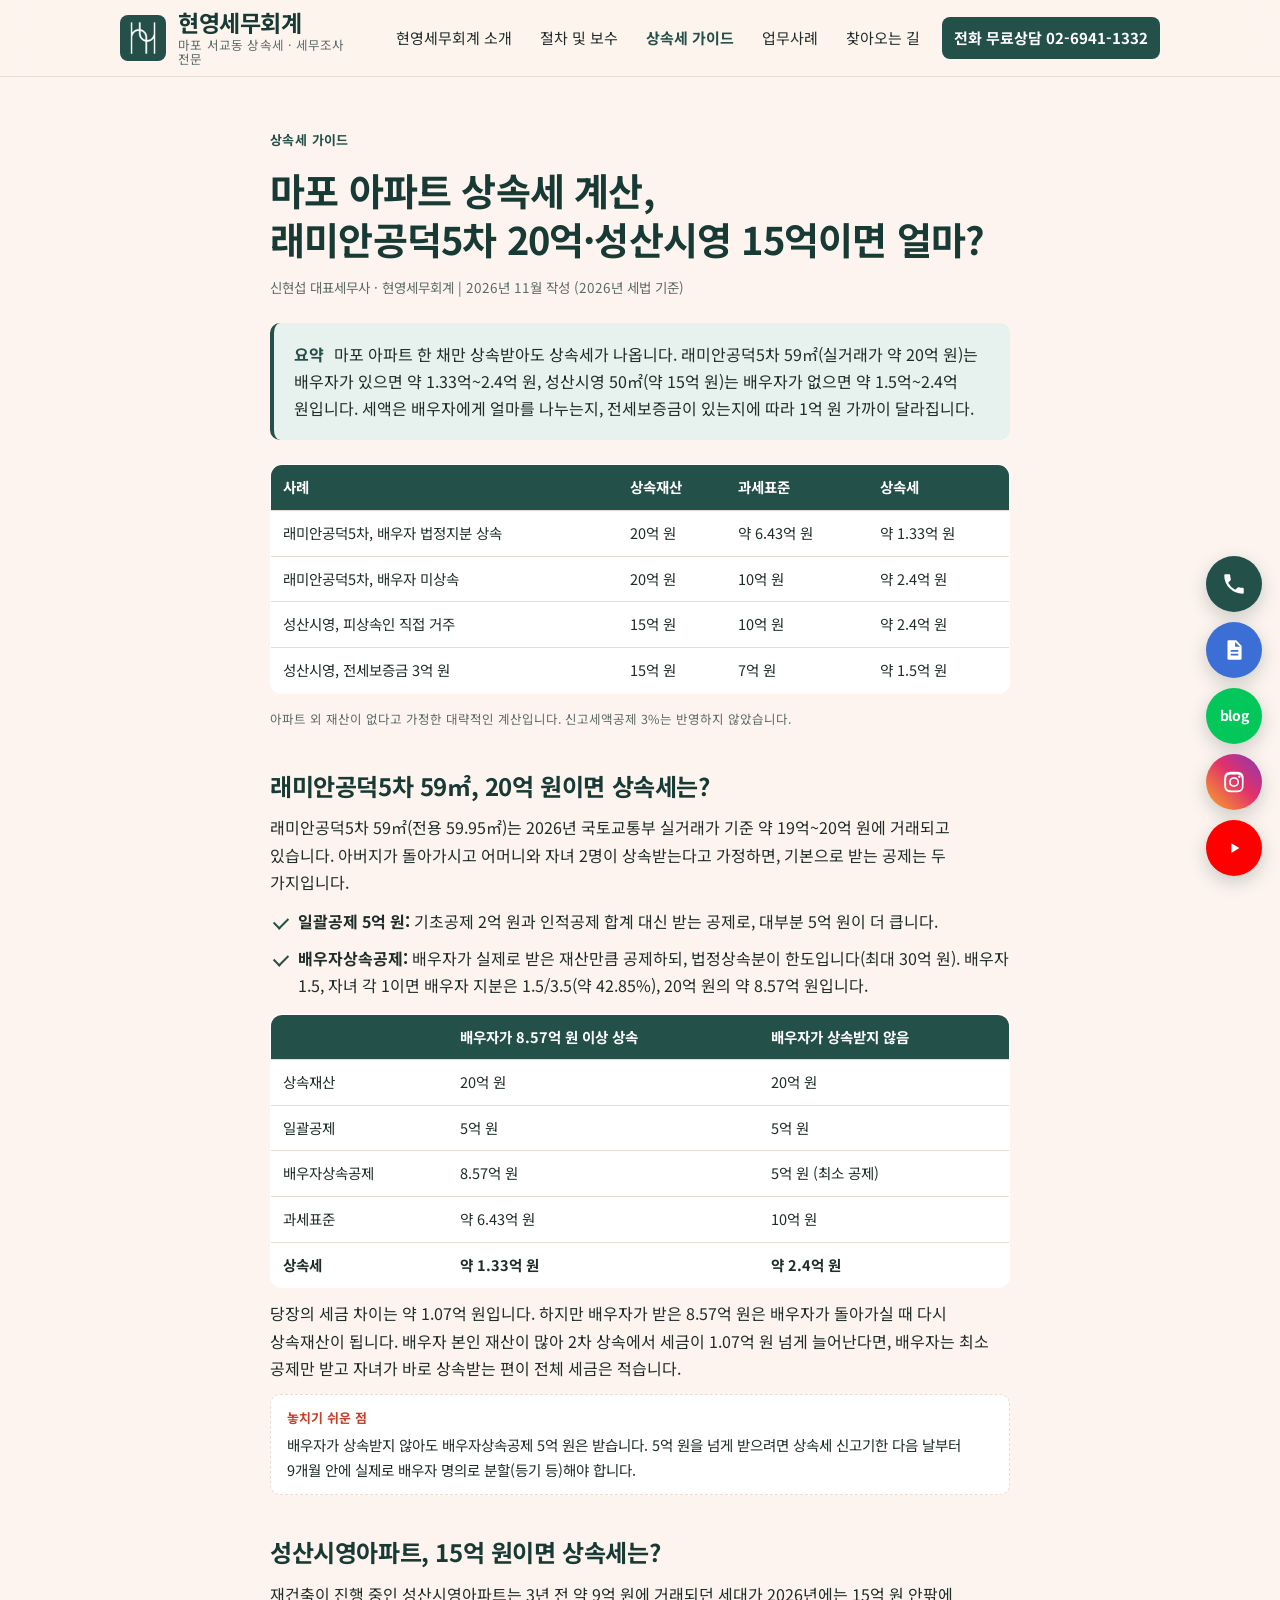
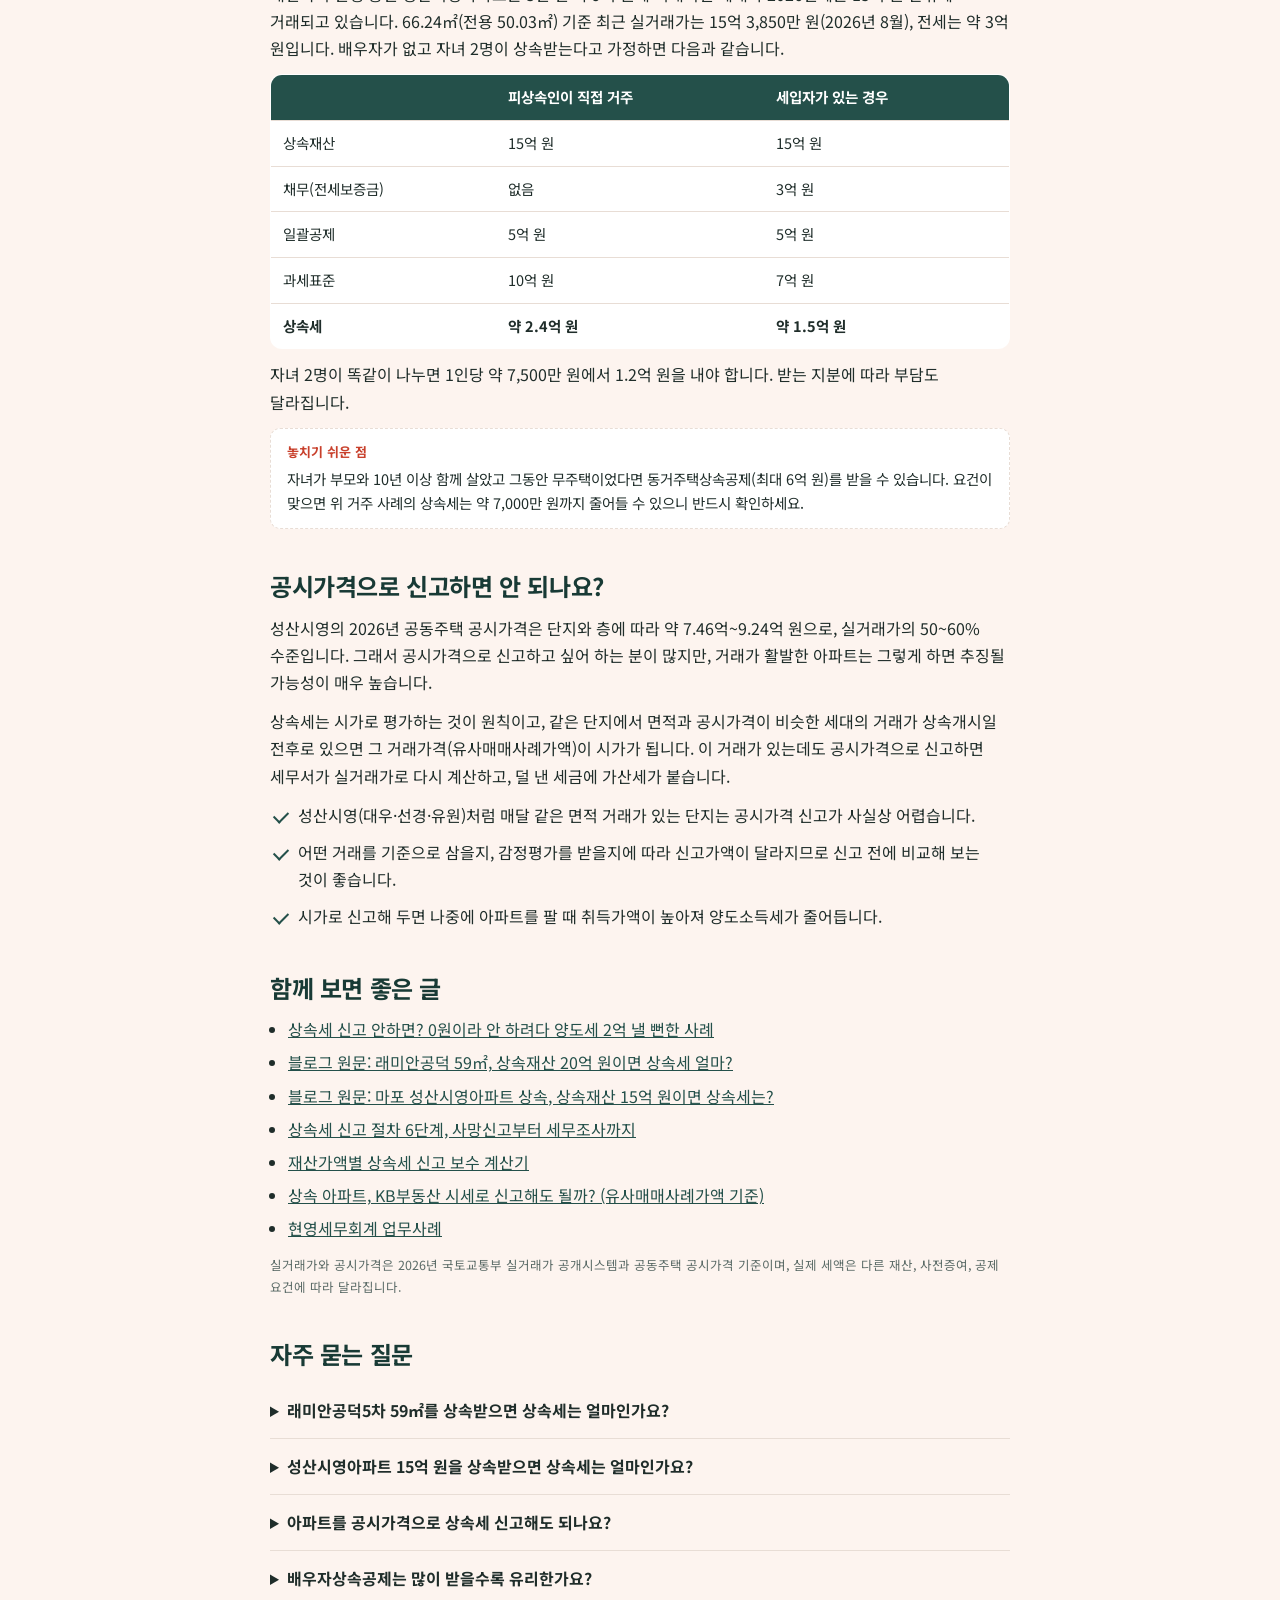
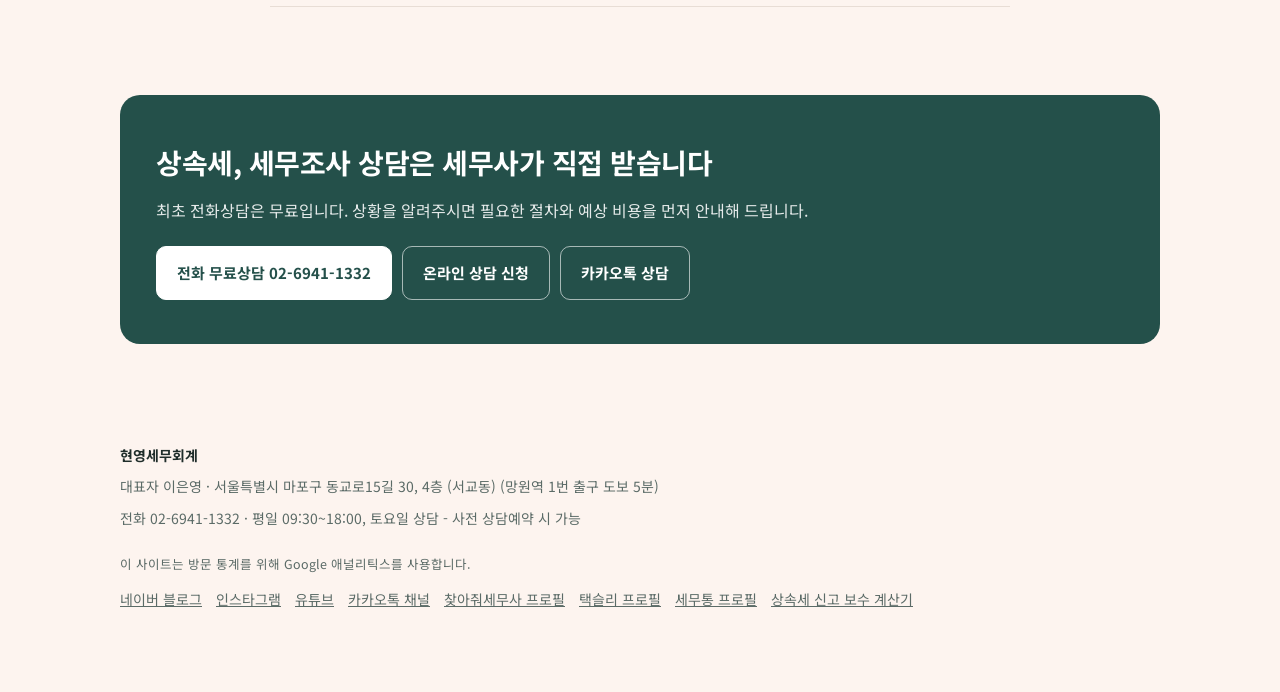
<file: guide/mapo-apartment-inheritance-tax.html>
<!DOCTYPE html>
<html lang="ko">
<head>
<meta charset="utf-8">
<script>if(/\.github\.io$/.test(location.hostname)){location.replace("https://hyunyoungtax.com"+location.pathname+location.search+location.hash)}</script>
<meta name="viewport" content="width=device-width, initial-scale=1">
<script async src="https://www.googletagmanager.com/gtag/js?id=G-LGJ30CZ3ZZ"></script>
<script>
  window.dataLayer = window.dataLayer || [];
  function gtag(){dataLayer.push(arguments);}
  gtag('js', new Date());
  gtag('config', 'G-LGJ30CZ3ZZ');
</script>
<script src="/js/track.js" defer></script>
<title>마포 아파트 상속세 계산, 래미안공덕5차 20억·성산시영 15억이면 얼마? | 현영세무회계</title>
<meta name="description" content="래미안공덕5차 20억, 성산시영 15억 아파트를 상속받으면 상속세는 얼마? 배우자 분할·전세보증금별 계산과 추징 위험.">
<link rel="canonical" href="https://hyunyoungtax.com/guide/mapo-apartment-inheritance-tax.html">
<meta property="og:type" content="article">
<meta property="og:title" content="마포 아파트 상속세 계산, 래미안공덕5차 20억·성산시영 15억이면 얼마? | 현영세무회계">
<meta property="og:description" content="래미안공덕5차 20억, 성산시영 15억 아파트를 상속받으면 상속세는 얼마? 배우자 분할·전세보증금별 계산과 추징 위험.">
<meta property="og:url" content="https://hyunyoungtax.com/guide/mapo-apartment-inheritance-tax.html">
<meta property="og:locale" content="ko_KR">
<meta property="og:site_name" content="현영세무회계">
<meta property="og:image" content="https://hyunyoungtax.com/img/og.jpg">
<meta property="og:image:width" content="1200">
<meta property="og:image:height" content="630">
<meta property="og:image:alt" content="현영세무회계 로고와 상호">
<meta name="twitter:card" content="summary_large_image">
<meta name="twitter:image" content="https://hyunyoungtax.com/img/og.jpg">
<link rel="apple-touch-icon" sizes="180x180" href="../img/apple-touch-icon.png">
<link rel="preconnect" href="https://fonts.googleapis.com">
<link href="https://fonts.googleapis.com/css2?family=Noto+Sans+KR:wght@400;500;700&display=swap" rel="stylesheet">
<link rel="stylesheet" href="../styles.css?v=202611181703">
<link rel="icon" href="../favicon.ico" sizes="any">
<link rel="icon" type="image/png" sizes="48x48" href="../favicon.png">
<link rel="icon" type="image/png" sizes="192x192" href="../img/icon-192.png">

<meta name="google-site-verification" content="5lgwe7RFgetMXkqyc2l1Cm2juruPO-6gGKjDF6y0hhU">
<meta name="naver-site-verification" content="aa8fc622920357b5118a07485a8c0a5c2decef26">
<script type="application/ld+json">
[{"@context": "https://schema.org", "@type": "Article", "headline": "마포 아파트 상속세 계산, 래미안공덕5차 20억·성산시영 15억이면 얼마?", "datePublished": "2026-11-18", "dateModified": "2026-11-18", "inLanguage": "ko", "mainEntityOfPage": "https://hyunyoungtax.com/guide/mapo-apartment-inheritance-tax.html", "author": {"@type": "Person", "name": "신현섭", "jobTitle": "대표세무사", "worksFor": {"@type": "AccountingService", "name": "현영세무회계", "url": "https://hyunyoungtax.com/"}}, "publisher": {"@type": "Organization", "name": "현영세무회계", "logo": {"@type": "ImageObject", "url": "https://hyunyoungtax.com/img/logo.png"}}, "image": "https://hyunyoungtax.com/img/og.jpg"}, {"@context": "https://schema.org", "@type": "FAQPage", "mainEntity": [{"@type": "Question", "name": "래미안공덕5차 59㎡를 상속받으면 상속세는 얼마인가요?", "acceptedAnswer": {"@type": "Answer", "text": "실거래가 20억 원, 상속인이 배우자와 자녀 2명인 경우 배우자가 법정지분(약 8.57억 원) 이상을 받으면 약 1.33억 원, 배우자가 받지 않으면 약 2.4억 원입니다. 기한 안에 신고하면 여기서 3% 신고세액공제를 받습니다."}}, {"@type": "Question", "name": "성산시영아파트 15억 원을 상속받으면 상속세는 얼마인가요?", "acceptedAnswer": {"@type": "Answer", "text": "배우자가 없고 피상속인이 직접 살던 경우 일괄공제 5억 원을 빼면 과세표준 10억 원, 상속세는 약 2.4억 원입니다. 전세보증금 3억 원이 있으면 채무로 빠져 약 1.5억 원입니다."}}, {"@type": "Question", "name": "아파트를 공시가격으로 상속세 신고해도 되나요?", "acceptedAnswer": {"@type": "Answer", "text": "같은 단지에 면적과 공시가격이 비슷한 세대의 거래가 있으면 그 거래가격(유사매매사례가액)이 시가가 됩니다. 거래가 활발한 단지를 공시가격으로 신고하면 실거래가 기준으로 다시 계산되어 세금과 가산세가 추징될 가능성이 높습니다."}}, {"@type": "Question", "name": "배우자상속공제는 많이 받을수록 유리한가요?", "acceptedAnswer": {"@type": "Answer", "text": "당장의 상속세는 줄지만, 배우자가 받은 재산은 배우자가 돌아가실 때 다시 상속세가 붙습니다. 배우자 본인 재산이 많다면 공제를 최소 5억 원만 받고 자녀에게 바로 넘기는 편이 2차 상속까지 합쳐 유리할 수 있습니다."}}]}]
</script>
</head>
<body>
<header class="hd"><div class="wrap">
  <a class="logo" href="../index.html"><img src="../img/logo.png" alt="" width="44" height="44"><span><b>현영세무회계</b><small>마포 서교동 상속세 · 세무조사 전문</small></span></a>
  <button class="menu-btn" type="button" aria-expanded="false" aria-controls="nav">메뉴</button>
  <nav class="nav" id="nav"><a href="../index.html">현영세무회계 소개</a><a href="../inheritance.html">절차 및 보수</a><a href="../guide/" aria-current="page">상속세 가이드</a><a href="../cases.html">업무사례</a><a href="../location.html">찾아오는 길</a><a class="call" href="tel:02-6941-1332">전화 무료상담 02-6941-1332</a></nav>
</div></header>
<main>
<article class="guide"><div class="wrap">
<header class="g-hd">
  <span class="eyebrow">상속세 가이드</span>
  <h1>마포 아파트 상속세 계산,<br>래미안공덕5차 20억·성산시영 15억이면 얼마?</h1>
  <p class="byline">신현섭 대표세무사 · 현영세무회계 | 2026년 11월 작성 (2026년 세법 기준)</p>
</header>

<div class="g-sum"><p><b>요약</b> 마포 아파트 한 채만 상속받아도 상속세가 나옵니다. 래미안공덕5차 59㎡(실거래가 약 20억 원)는 배우자가 있으면 약 1.33억~2.4억 원, 성산시영 50㎡(약 15억 원)는 배우자가 없으면 약 1.5억~2.4억 원입니다. 세액은 배우자에게 얼마를 나누는지, 전세보증금이 있는지에 따라 1억 원 가까이 달라집니다.</p></div>

<table class="g-tb">
  <tr><th>사례</th><th>상속재산</th><th>과세표준</th><th>상속세</th></tr>
  <tr><td>래미안공덕5차, 배우자 법정지분 상속</td><td>20억 원</td><td>약 6.43억 원</td><td>약 1.33억 원</td></tr>
  <tr><td>래미안공덕5차, 배우자 미상속</td><td>20억 원</td><td>10억 원</td><td>약 2.4억 원</td></tr>
  <tr><td>성산시영, 피상속인 직접 거주</td><td>15억 원</td><td>10억 원</td><td>약 2.4억 원</td></tr>
  <tr><td>성산시영, 전세보증금 3억 원</td><td>15억 원</td><td>7억 원</td><td>약 1.5억 원</td></tr>
</table>
<p class="fine">아파트 외 재산이 없다고 가정한 대략적인 계산입니다. 신고세액공제 3%는 반영하지 않았습니다.</p>

<section>
  <h2>래미안공덕5차 59㎡, 20억 원이면 상속세는?</h2>
  <p>래미안공덕5차 59㎡(전용 59.95㎡)는 2026년 국토교통부 실거래가 기준 약 19억~20억 원에 거래되고 있습니다. 아버지가 돌아가시고 어머니와 자녀 2명이 상속받는다고 가정하면, 기본으로 받는 공제는 두 가지입니다.</p>
  <ul class="check">
    <li><b>일괄공제 5억 원:</b> 기초공제 2억 원과 인적공제 합계 대신 받는 공제로, 대부분 5억 원이 더 큽니다.</li>
    <li><b>배우자상속공제:</b> 배우자가 실제로 받은 재산만큼 공제하되, 법정상속분이 한도입니다(최대 30억 원). 배우자 1.5, 자녀 각 1이면 배우자 지분은 1.5/3.5(약 42.85%), 20억 원의 약 8.57억 원입니다.</li>
  </ul>
  <table class="g-tb">
    <tr><th></th><th>배우자가 8.57억 원 이상 상속</th><th>배우자가 상속받지 않음</th></tr>
    <tr><td>상속재산</td><td>20억 원</td><td>20억 원</td></tr>
    <tr><td>일괄공제</td><td>5억 원</td><td>5억 원</td></tr>
    <tr><td>배우자상속공제</td><td>8.57억 원</td><td>5억 원 (최소 공제)</td></tr>
    <tr><td>과세표준</td><td>약 6.43억 원</td><td>10억 원</td></tr>
    <tr><td><b>상속세</b></td><td><b>약 1.33억 원</b></td><td><b>약 2.4억 원</b></td></tr>
  </table>
  <p>당장의 세금 차이는 약 1.07억 원입니다. 하지만 배우자가 받은 8.57억 원은 배우자가 돌아가실 때 다시 상속재산이 됩니다. 배우자 본인 재산이 많아 2차 상속에서 세금이 1.07억 원 넘게 늘어난다면, 배우자는 최소 공제만 받고 자녀가 바로 상속받는 편이 전체 세금은 적습니다.</p>
  <p class="tip">배우자가 상속받지 않아도 배우자상속공제 5억 원은 받습니다. 5억 원을 넘게 받으려면 상속세 신고기한 다음 날부터 9개월 안에 실제로 배우자 명의로 분할(등기 등)해야 합니다.</p>
</section>

<section>
  <h2>성산시영아파트, 15억 원이면 상속세는?</h2>
  <p>재건축이 진행 중인 성산시영아파트는 3년 전 약 9억 원에 거래되던 세대가 2026년에는 15억 원 안팎에 거래되고 있습니다. 66.24㎡(전용 50.03㎡) 기준 최근 실거래가는 15억 3,850만 원(2026년 8월), 전세는 약 3억 원입니다. 배우자가 없고 자녀 2명이 상속받는다고 가정하면 다음과 같습니다.</p>
  <table class="g-tb">
    <tr><th></th><th>피상속인이 직접 거주</th><th>세입자가 있는 경우</th></tr>
    <tr><td>상속재산</td><td>15억 원</td><td>15억 원</td></tr>
    <tr><td>채무(전세보증금)</td><td>없음</td><td>3억 원</td></tr>
    <tr><td>일괄공제</td><td>5억 원</td><td>5억 원</td></tr>
    <tr><td>과세표준</td><td>10억 원</td><td>7억 원</td></tr>
    <tr><td><b>상속세</b></td><td><b>약 2.4억 원</b></td><td><b>약 1.5억 원</b></td></tr>
  </table>
  <p>자녀 2명이 똑같이 나누면 1인당 약 7,500만 원에서 1.2억 원을 내야 합니다. 받는 지분에 따라 부담도 달라집니다.</p>
  <p class="tip">자녀가 부모와 10년 이상 함께 살았고 그동안 무주택이었다면 동거주택상속공제(최대 6억 원)를 받을 수 있습니다. 요건이 맞으면 위 거주 사례의 상속세는 약 7,000만 원까지 줄어들 수 있으니 반드시 확인하세요.</p>
</section>

<section>
  <h2>공시가격으로 신고하면 안 되나요?</h2>
  <p>성산시영의 2026년 공동주택 공시가격은 단지와 층에 따라 약 7.46억~9.24억 원으로, 실거래가의 50~60% 수준입니다. 그래서 공시가격으로 신고하고 싶어 하는 분이 많지만, 거래가 활발한 아파트는 그렇게 하면 추징될 가능성이 매우 높습니다.</p>
  <p>상속세는 시가로 평가하는 것이 원칙이고, 같은 단지에서 면적과 공시가격이 비슷한 세대의 거래가 상속개시일 전후로 있으면 그 거래가격(유사매매사례가액)이 시가가 됩니다. 이 거래가 있는데도 공시가격으로 신고하면 세무서가 실거래가로 다시 계산하고, 덜 낸 세금에 가산세가 붙습니다.</p>
  <ul class="check">
    <li>성산시영(대우·선경·유원)처럼 매달 같은 면적 거래가 있는 단지는 공시가격 신고가 사실상 어렵습니다.</li>
    <li>어떤 거래를 기준으로 삼을지, 감정평가를 받을지에 따라 신고가액이 달라지므로 신고 전에 비교해 보는 것이 좋습니다.</li>
    <li>시가로 신고해 두면 나중에 아파트를 팔 때 취득가액이 높아져 양도소득세가 줄어듭니다.</li>
  </ul>
</section>

<section class="g-more">
  <h2>함께 보면 좋은 글</h2>
  <ul>
    <li><a href="inheritance-tax-not-filing.html">상속세 신고 안하면? 0원이라 안 하려다 양도세 2억 낼 뻔한 사례</a></li>
    <li><a href="https://blog.naver.com/heritageforyou/224413905690" target="_blank" rel="noopener">블로그 원문: 래미안공덕 59㎡, 상속재산 20억 원이면 상속세 얼마?</a></li>
    <li><a href="https://blog.naver.com/heritageforyou/224448721701" target="_blank" rel="noopener">블로그 원문: 마포 성산시영아파트 상속, 상속재산 15억 원이면 상속세는?</a></li>
    <li><a href="inheritance-tax-process.html">상속세 신고 절차 6단계, 사망신고부터 세무조사까지</a></li>
    <li><a href="../inheritance.html#fee">재산가액별 상속세 신고 보수 계산기</a></li>
    <li><a href="https://blog.naver.com/heritageforyou/224427106792" target="_blank" rel="noopener">상속 아파트, KB부동산 시세로 신고해도 될까? (유사매매사례가액 기준)</a></li>
    <li><a href="../cases.html">현영세무회계 업무사례</a></li>
  </ul>
  <p class="fine">실거래가와 공시가격은 2026년 국토교통부 실거래가 공개시스템과 공동주택 공시가격 기준이며, 실제 세액은 다른 재산, 사전증여, 공제 요건에 따라 달라집니다.</p>
</section>

<section class="g-faq"><h2>자주 묻는 질문</h2><details><summary>래미안공덕5차 59㎡를 상속받으면 상속세는 얼마인가요?</summary><p>실거래가 20억 원, 상속인이 배우자와 자녀 2명인 경우 배우자가 법정지분(약 8.57억 원) 이상을 받으면 약 1.33억 원, 배우자가 받지 않으면 약 2.4억 원입니다. 기한 안에 신고하면 여기서 3% 신고세액공제를 받습니다.</p></details><details><summary>성산시영아파트 15억 원을 상속받으면 상속세는 얼마인가요?</summary><p>배우자가 없고 피상속인이 직접 살던 경우 일괄공제 5억 원을 빼면 과세표준 10억 원, 상속세는 약 2.4억 원입니다. 전세보증금 3억 원이 있으면 채무로 빠져 약 1.5억 원입니다.</p></details><details><summary>아파트를 공시가격으로 상속세 신고해도 되나요?</summary><p>같은 단지에 면적과 공시가격이 비슷한 세대의 거래가 있으면 그 거래가격(유사매매사례가액)이 시가가 됩니다. 거래가 활발한 단지를 공시가격으로 신고하면 실거래가 기준으로 다시 계산되어 세금과 가산세가 추징될 가능성이 높습니다.</p></details><details><summary>배우자상속공제는 많이 받을수록 유리한가요?</summary><p>당장의 상속세는 줄지만, 배우자가 받은 재산은 배우자가 돌아가실 때 다시 상속세가 붙습니다. 배우자 본인 재산이 많다면 공제를 최소 5억 원만 받고 자녀에게 바로 넘기는 편이 2차 상속까지 합쳐 유리할 수 있습니다.</p></details></section>
</div></article>
<div class="wrap"><div class="cta">
  <h2>상속세, 세무조사 상담은 세무사가 직접 받습니다</h2>
  <p>최초 전화상담은 무료입니다. 상황을 알려주시면 필요한 절차와 예상 비용을 먼저 안내해 드립니다.</p>
  <div class="btns">
    <a class="btn pri" href="tel:02-6941-1332">전화 무료상담 02-6941-1332</a>
    <a class="btn sec" href="https://forms.gle/SSaCHjCDCBZCVqXTA" target="_blank" rel="noopener">온라인 상담 신청</a>
    <a class="btn sec" href="https://pf.kakao.com/_xnxkGjX" target="_blank" rel="noopener">카카오톡 상담</a>
  </div>
</div></div>
</main>
<nav class="fab" aria-label="바로 연결">
  <a class="f-tel" href="tel:02-6941-1332" aria-label="전화 연결 02-6941-1332"><svg viewBox="0 0 24 24" aria-hidden="true"><path d="M6.6 10.8a15.1 15.1 0 0 0 6.6 6.6l2.2-2.2a1 1 0 0 1 1-.25 11.4 11.4 0 0 0 3.6.57 1 1 0 0 1 1 1V20a1 1 0 0 1-1 1A17 17 0 0 1 3 4a1 1 0 0 1 1-1h3.5a1 1 0 0 1 1 1c0 1.25.2 2.46.57 3.6a1 1 0 0 1-.25 1z"/></svg><span>전화 연결</span></a>
  <a class="f-form" href="https://forms.gle/SSaCHjCDCBZCVqXTA" target="_blank" rel="noopener" aria-label="온라인 상담 신청"><svg viewBox="0 0 24 24" aria-hidden="true"><path d="M7 3h7l5 5v12a1 1 0 0 1-1 1H7a1 1 0 0 1-1-1V4a1 1 0 0 1 1-1zm6 1.5V9h4.5zM9 12v1.6h7V12zm0 3.4V17h7v-1.6z"/></svg><span>상담 신청</span></a>
  <a class="f-blog" href="https://blog.naver.com/heritageforyou" target="_blank" rel="noopener" aria-label="네이버 블로그"><b aria-hidden="true">blog</b><span>블로그</span></a>
  <a class="f-ig" href="https://www.instagram.com/hyunyoungtax/" target="_blank" rel="noopener" aria-label="인스타그램"><svg viewBox="0 0 24 24" aria-hidden="true"><path d="M12 7.3A4.7 4.7 0 1 0 12 16.7 4.7 4.7 0 0 0 12 7.3zm0 7.7a3 3 0 1 1 0-6 3 3 0 0 1 0 6zm4.9-8.9a1.1 1.1 0 1 0 0 2.2 1.1 1.1 0 0 0 0-2.2zM20.9 8c-.1-1.5-.4-2.8-1.5-3.9S17 2.6 15.5 2.5C14 2.4 10 2.4 8.5 2.5 7 2.6 5.6 2.9 4.6 4S3.1 6.5 3 8c-.1 1.5-.1 6.5 0 8 .1 1.5.4 2.8 1.5 3.9s2.4 1.4 3.9 1.5c1.5.1 5.5.1 7 0 1.5-.1 2.8-.4 3.9-1.5s1.4-2.4 1.5-3.9c.1-1.5.1-6.5 0-8zm-2 9.7a3 3 0 0 1-1.7 1.7c-1.2.5-4 .4-5.2.4s-4 .1-5.2-.4a3 3 0 0 1-1.7-1.7c-.5-1.2-.4-4-.4-5.2s-.1-4 .4-5.2a3 3 0 0 1 1.7-1.7c1.2-.5 4-.4 5.2-.4s4-.1 5.2.4a3 3 0 0 1 1.7 1.7c.5 1.2.4 4 .4 5.2s.1 4-.4 5.2z"/></svg><span>인스타그램</span></a>
  <a class="f-yt" href="https://www.youtube.com/@%EC%8B%A0%ED%98%84%EC%84%AD%EC%84%B8%EB%AC%B4%EC%82%AC" target="_blank" rel="noopener" aria-label="유튜브 채널"><svg viewBox="0 0 24 24" aria-hidden="true"><path d="M9.5 7.5v9l7.5-4.5z"/></svg><span>유튜브</span></a>
</nav>
<footer class="ft"><div class="wrap">
  <b>현영세무회계</b>
  <span>대표자 이은영 · 서울특별시 마포구 동교로15길 30, 4층 (서교동) (망원역 1번 출구 도보 5분)</span>
  <span>전화 02-6941-1332 · 평일 09:30~18:00, 토요일 상담 - 사전 상담예약 시 가능</span>
  <span class="fine">이 사이트는 방문 통계를 위해 Google 애널리틱스를 사용합니다.</span>
  <div class="links">
    <a href="https://blog.naver.com/heritageforyou" target="_blank" rel="noopener">네이버 블로그</a>
    <a href="https://www.instagram.com/hyunyoungtax/" target="_blank" rel="noopener">인스타그램</a>
    <a href="https://www.youtube.com/@%EC%8B%A0%ED%98%84%EC%84%AD%EC%84%B8%EB%AC%B4%EC%82%AC" target="_blank" rel="noopener">유튜브</a>
    <a href="https://pf.kakao.com/_xnxkGjX" target="_blank" rel="noopener">카카오톡 채널</a>
    <a href="https://www.findsemusa.com/user/semusa/semusaview.do?semusa_id=3NibvNb0AJ3ZETSLfvhhcQ%3D%3D" target="_blank" rel="noopener">찾아줘세무사 프로필</a>
    <a href="https://taxly.kr/expert/0502-%EC%8B%A0%ED%98%84%EC%84%AD-%EC%84%B8%EB%AC%B4%EC%82%AC" target="_blank" rel="noopener">택슬리 프로필</a>
    <a href="https://www.semutong.com/experts/1a3029b0-369f-4639-a7f3-e9f3639c8f43" target="_blank" rel="noopener">세무통 프로필</a>
    <a href="../inheritance.html#fee">상속세 신고 보수 계산기</a>
  </div>
</div></footer>
<script>
var b=document.querySelector('.menu-btn'),n=document.getElementById('nav');
b.addEventListener('click',function(){var o=n.classList.toggle('open');b.setAttribute('aria-expanded',o)});
</script>
<script>
document.querySelectorAll('.hs-nav').forEach(function(n){var r=n.nextElementSibling;
 n.querySelectorAll('.hs-b').forEach(function(b){b.addEventListener('click',function(){r.scrollBy({left:(+b.dataset.d)*r.clientWidth*0.8,behavior:'smooth'})})})});
</script>
</body>
</html>
</file>
<file: styles.css>
:root{
  --bg:#fdf4ef;--paper:#ffffff;--ink:#1f2d2a;--sub:#5b6b67;--line:#e8ddd5;
  --brand:#24504a;--brand-deep:#183a35;--brand-ink:#ffffff;--hl:#e7f1ee;--accent:#c8402c;
  --radius:14px;--max:1080px;
}
*{box-sizing:border-box}
html{scroll-behavior:smooth}
body{margin:0;background:var(--bg);color:var(--ink);font-family:"Noto Sans KR","Apple SD Gothic Neo","Malgun Gothic",sans-serif;line-height:1.7;font-size:16px;-webkit-font-smoothing:antialiased;word-break:keep-all;overflow-wrap:break-word}
a{color:var(--brand)}
img{max-width:100%;display:block}
.wrap{max-width:var(--max);margin:0 auto;padding:0 20px}

/* header */
.hd{position:sticky;top:0;z-index:20;background:rgba(253,244,239,.94);backdrop-filter:blur(8px);border-bottom:1px solid var(--line)}
.hd .wrap{display:flex;align-items:center;justify-content:space-between;height:76px;gap:16px}
.logo{display:flex;align-items:center;gap:12px;text-decoration:none;color:var(--brand-deep);line-height:1.15}
.logo img{width:46px;height:46px;border-radius:8px;flex:none}
.logo span{display:flex;flex-direction:column}
.logo b{font-size:23px;letter-spacing:-.5px}
.logo small{font-size:12.5px;color:var(--sub);letter-spacing:.2px;margin-top:2px}
@media (max-width:420px){.logo b{font-size:20px}.logo img{width:40px;height:40px}.logo small{font-size:11.5px}}
.nav{display:flex;gap:4px;align-items:center}
.nav a{white-space:nowrap;text-decoration:none;color:var(--ink);font-size:15px;padding:8px 12px;border-radius:8px}
.nav a:hover{background:var(--hl)}
.nav a[aria-current=page]{color:var(--brand);font-weight:700}
.nav .call{background:var(--brand);color:var(--brand-ink);font-weight:700;margin-left:6px}
.nav .call:hover{background:var(--brand-deep)}
.menu-btn{display:none;border:1px solid var(--line);background:var(--paper);border-radius:8px;padding:8px 12px;font:inherit;font-size:14px;color:var(--ink)}
@media (max-width:1120px){
  .menu-btn{display:block}
  .nav{display:none;position:absolute;left:0;right:0;top:76px;background:var(--bg);flex-direction:column;align-items:stretch;padding:8px 20px 16px;border-bottom:1px solid var(--line)}
  .nav.open{display:flex}
  .nav .call{margin:6px 0 0;text-align:center}
}

/* hero */
.hero{padding:72px 0 56px;border-bottom:1px solid var(--line)}
.eyebrow{display:inline-block;font-size:13px;font-weight:700;color:var(--brand);letter-spacing:.4px;margin-bottom:14px}
.hero h1{font-size:clamp(28px,4.6vw,44px);line-height:1.3;letter-spacing:-1px;margin:0 0 18px;color:var(--brand-deep);font-weight:700}
.hero p.lead{font-size:clamp(16px,2vw,18px);color:var(--sub);max-width:640px;margin:0 0 28px}
.btns{display:flex;gap:10px;flex-wrap:wrap}
.btn{display:inline-block;text-decoration:none;font-weight:700;font-size:15px;padding:13px 20px;border-radius:10px;border:1.5px solid var(--brand)}
.btn.pri{background:var(--brand);color:var(--brand-ink)}
.btn.pri:hover{background:var(--brand-deep);border-color:var(--brand-deep)}
.btn.sec{color:var(--brand);background:transparent}
.btn.sec:hover{background:var(--hl)}

/* stats */
.stats{display:grid;grid-template-columns:repeat(4,1fr);gap:0;margin-top:44px;border-top:1px solid var(--line)}
.stat{padding:20px 16px 0 0}
.stat b{display:block;font-size:30px;color:var(--brand);letter-spacing:-.5px;font-variant-numeric:tabular-nums}
.stat span{font-size:14px;color:var(--sub)}
@media (max-width:720px){.stats{grid-template-columns:repeat(2,1fr)}.stat{padding-bottom:4px}}
.fine{font-size:12.5px;color:var(--sub);margin-top:14px}

/* sections */
section.sec{padding:64px 0;border-bottom:1px solid var(--line)}
.sec-hd{max-width:680px;margin-bottom:32px}
.sec-hd h1,.sec-hd h2{font-size:clamp(23px,3vw,30px);letter-spacing:-.6px;margin:0 0 10px;color:var(--brand-deep);line-height:1.35}
.sec-hd p{margin:0;color:var(--sub)}

.grid{display:grid;gap:16px}
.g2{grid-template-columns:repeat(2,1fr)}
.g3{grid-template-columns:repeat(3,1fr)}
@media (max-width:860px){.g3{grid-template-columns:1fr 1fr}}
@media (max-width:620px){.g2,.g3{grid-template-columns:1fr}}

.card{background:var(--paper);border:1px solid var(--line);border-radius:var(--radius);padding:24px}
.card h3{margin:0 0 8px;font-size:18px;letter-spacing:-.3px;line-height:1.45}
.card p{margin:0;color:var(--sub);font-size:15px}
.num{display:inline-flex;width:30px;height:30px;border-radius:50%;background:var(--hl);color:var(--brand);font-weight:700;align-items:center;justify-content:center;font-size:14px;margin-bottom:12px}

/* people */
.person{display:grid;grid-template-columns:200px minmax(0,1fr);gap:22px;align-items:start}
.person img{width:100%;height:auto;aspect-ratio:4/5;object-fit:cover;border-radius:10px;background:#c9ccce}
.person .role{display:block;margin-bottom:4px}
@media (max-width:940px){.person{grid-template-columns:150px minmax(0,1fr)}}
@media (max-width:480px){.person{grid-template-columns:1fr}.person img{max-width:260px}}
.person .role{font-size:13px;color:var(--brand);font-weight:700}
.person h3{font-size:22px;margin:0}
.person ul{margin:10px 0 0;padding-left:18px;color:var(--sub);font-size:15px}
.person li{margin-bottom:4px}

/* list */
.check{list-style:none;padding:0;margin:0;display:grid;gap:10px}
.check li{padding-left:28px;position:relative}
.check li::before{content:"";position:absolute;left:4px;top:.55em;width:12px;height:7px;border-left:2.5px solid var(--brand);border-bottom:2.5px solid var(--brand);transform:rotate(-45deg)}

.tags{display:flex;flex-wrap:wrap;gap:8px}
.tag{font-size:14px;padding:6px 12px;border-radius:999px;background:var(--paper);border:1px solid var(--line)}

/* case cards */
.case{display:flex;flex-direction:column;gap:12px}
.case .htags{display:flex;flex-wrap:wrap;gap:6px}
.case .htags span{font-size:12.5px;font-weight:700;color:var(--brand);background:var(--hl);padding:4px 10px;border-radius:999px}
.case .kind{font-size:12.5px;font-weight:700;color:var(--brand);background:var(--hl);align-self:flex-start;padding:4px 10px;border-radius:999px}
.case h3{margin:0}
.case .result{font-size:15px;color:var(--ink)}
.case .result b{color:var(--accent)}
.case dl{margin:0;display:grid;grid-template-columns:auto 1fr;gap:6px 14px;font-size:14.5px}
.case dt{color:var(--sub);white-space:nowrap}
.case dd{margin:0}
.case table{width:100%;border-collapse:collapse;font-size:14.5px}
.case th,.case td{padding:8px 6px;border-bottom:1px solid var(--line);text-align:left}
.case td.r,.case th.r{text-align:right;font-variant-numeric:tabular-nums;white-space:nowrap}
@media (max-width:620px){.case td.r,.case th.r{white-space:normal}.info{grid-template-columns:84px 1fr}}
.case .more{margin-top:auto;font-weight:700;font-size:14.5px;text-decoration:none}
.case .more::after{content:" →"}
.case .note{font-size:13px;color:var(--sub)}

.guides{list-style:none;padding:0;margin:0;border-top:1px solid var(--line)}
.guides li{border-bottom:1px solid var(--line)}
.guides a{display:flex;justify-content:space-between;gap:16px;padding:16px 4px;text-decoration:none;color:var(--ink)}
.guides a:hover{color:var(--brand)}
.guides small{color:var(--sub);white-space:nowrap}

/* steps */
.steps{counter-reset:s;list-style:none;padding:0;margin:0;display:grid;gap:14px}
.steps li{counter-increment:s;background:var(--paper);border:1px solid var(--line);border-radius:var(--radius);padding:18px 20px 18px 64px;position:relative}
.steps li::before{content:counter(s);position:absolute;left:20px;top:18px;width:30px;height:30px;border-radius:50%;background:var(--brand);color:#fff;font-weight:700;display:flex;align-items:center;justify-content:center;font-size:14px}
.steps b{display:block;margin-bottom:2px}
.steps span{color:var(--sub);font-size:15px}

/* location */
.map{width:100%;height:420px;border:0;border-radius:var(--radius);background:var(--hl)}
.info{display:grid;grid-template-columns:110px 1fr;gap:12px 16px;margin:0}
.info dt{font-weight:700;color:var(--brand)}
.info dd{margin:0}

/* cta */
.cta{background:var(--brand);color:var(--brand-ink);border-radius:20px;padding:44px 36px;margin:64px 0}
.cta h2{margin:0 0 10px;font-size:clamp(22px,3vw,28px);letter-spacing:-.5px}
.cta p{margin:0 0 22px;opacity:.88}
.cta .btn.pri{background:#fff;color:var(--brand);border-color:#fff}
.cta .btn.sec{color:#fff;border-color:rgba(255,255,255,.6)}
.cta .btn.sec:hover{background:rgba(255,255,255,.1)}

/* footer */
.ft{padding:36px 0 48px;font-size:14px;color:var(--sub)}
.ft .wrap{display:grid;gap:8px}
.ft b{color:var(--ink)}
.ft a{color:var(--sub)}
.ft .links{display:flex;flex-wrap:wrap;gap:14px;margin-top:6px}

/* fee calculator */
.calc{display:grid;grid-template-columns:minmax(0,1.1fr) minmax(0,1fr);border-radius:20px;overflow:hidden;border:1px solid var(--line);background:var(--paper)}
.calc-in{padding:32px}
.calc-l{display:block;font-weight:700;font-size:17px;margin-bottom:12px}
.calc-row{display:flex;align-items:center;gap:12px}
.calc-row input{flex:1;min-width:0;font:inherit;font-size:34px;font-weight:700;padding:14px 18px;border:2px solid var(--line);border-radius:12px;background:var(--bg);color:var(--ink);text-align:right;font-variant-numeric:tabular-nums}
.calc-row input:focus{outline:none;border-color:var(--brand)}
.calc-row span{font-size:20px;font-weight:700;color:var(--brand)}
.calc-h{margin:8px 0 22px;font-size:13.5px;color:var(--sub)}
.calc-opt{border:0;border-top:1px solid var(--line);margin:0;padding:18px 0 0;display:grid;gap:12px}
.calc-opt legend{font-weight:700;font-size:15px;padding:0 0 4px}
.calc-opt label{display:flex;align-items:center;gap:10px;font-size:15.5px;cursor:pointer}
.calc-opt small{color:var(--sub);margin-left:4px}
.calc-opt input[type=checkbox]{width:20px;height:20px;accent-color:var(--brand)}
.calc-opt .heirs{justify-content:space-between}
.calc-opt .heirs input{width:72px;font:inherit;font-size:16px;padding:8px 10px;border:1.5px solid var(--line);border-radius:8px;text-align:right;margin-left:auto}
.calc-out{background:var(--brand);color:#fff;padding:32px;display:flex;flex-direction:column;gap:10px}
.calc-k{font-size:15px;opacity:.85}
.calc-v{font-size:clamp(28px,4vw,44px);letter-spacing:-1px;line-height:1.2;font-variant-numeric:tabular-nums}
.calc-bd{width:100%;border-collapse:collapse;font-size:14.5px;margin:6px 0 10px}
.calc-bd td{padding:8px 0;border-bottom:1px dashed rgba(255,255,255,.3)}
.calc-bd td:last-child{text-align:right;white-space:nowrap;font-variant-numeric:tabular-nums;padding-left:12px}
.calc-go{margin-top:auto;align-self:flex-start;background:#fff;color:var(--brand);border-color:#fff}
.calc-in,.calc-out,.calc-opt{min-width:0}
.calc-row input{width:100%}
@media (max-width:760px){.calc{grid-template-columns:minmax(0,1fr)}.calc-in,.calc-out{padding:24px}}
@media (max-width:600px){
.calc{border-radius:16px}
.calc-in,.calc-out{padding:18px 16px}
.calc-l{font-size:15px;margin-bottom:8px}
.calc-row{gap:8px}
.calc-row input{font-size:24px;padding:8px 12px;border-radius:10px}
.calc-row span{font-size:16px}
.calc-h{font-size:12.5px;margin:6px 0 14px}
.calc-opt{padding-top:14px;gap:9px}
.calc-opt legend{font-size:14px}
.calc-opt label{font-size:14px;gap:8px}
.calc-opt small{font-size:12px}
.calc-opt input[type=checkbox]{width:18px;height:18px;flex:none}
.calc-opt .heirs input{width:56px;font-size:15px;padding:6px 8px}
.calc-k{font-size:13.5px}
.calc-v{font-size:26px}
.calc-bd{font-size:13px;margin:2px 0 8px}
.calc-bd td{padding:6px 0}
.calc-go{align-self:stretch;text-align:center}
}

/* entrance */
.door{margin:28px 0 0;background:var(--paper);border:1px solid var(--line);border-radius:var(--radius);overflow:hidden}
.door img{width:100%;height:auto}
.door figcaption{padding:14px 20px;font-size:15px;color:var(--sub)}

/* routes */
.route{display:grid;grid-template-columns:repeat(3,minmax(0,1fr));gap:16px;align-items:start}
.route figure,.door{margin:0}
.route figure{padding:0;overflow:hidden}
.route img{width:100%;height:auto}
.route figcaption,.door figcaption{padding:16px 20px;font-size:15px;color:var(--sub)}
.route figcaption b,.door figcaption b{display:block;color:var(--ink);margin-bottom:4px;font-size:16px}
@media (max-width:900px){.route{grid-template-columns:1fr 1fr}}
@media (max-width:620px){.route{grid-template-columns:1fr}}

/* floating quick links */
.fab{position:fixed;right:18px;bottom:24px;z-index:30;display:flex;flex-direction:column;gap:10px}
.fab a{position:relative;width:56px;height:56px;border-radius:50%;display:flex;align-items:center;justify-content:center;text-decoration:none;box-shadow:0 6px 18px rgba(24,58,53,.22);transition:transform .15s}
.fab a:hover{transform:translateY(-2px)}
.fab svg{width:26px;height:26px;fill:#fff}
.fab .f-tel{background:var(--brand)}
.fab .f-form{background:#3b6fd6}
.fab .f-blog{background:#03c75a}
.fab .f-blog b{color:#fff;font-size:14px;letter-spacing:-.3px}
.fab .f-ig{background:linear-gradient(45deg,#f9a825,#e1306c 55%,#833ab4)}
.fab .f-yt{background:#ff0000}
.fab span{position:absolute;right:66px;white-space:nowrap;background:var(--brand-deep);color:#fff;font-size:13px;padding:5px 10px;border-radius:6px;opacity:0;pointer-events:none;transition:opacity .15s}
.fab a:hover span,.fab a:focus-visible span{opacity:1}
@media (max-width:620px){.fab{right:12px;bottom:16px;gap:8px}.fab a{width:48px;height:48px}.fab svg{width:22px;height:22px}.fab .f-blog b{font-size:12.5px}}
@media (prefers-reduced-motion:reduce){.fab a{transition:none}}
.ft{padding-bottom:80px}

/* horizontal process diagram */
.tl{list-style:none;margin:8px 0 0;padding:28px clamp(8px,2vw,28px);display:grid;grid-template-columns:repeat(6,minmax(0,1fr));background:var(--paper);border:1px solid var(--line);border-radius:20px}
.tl li{position:relative;display:flex;flex-direction:column;align-items:center;text-align:center;gap:4px;padding:0 4px}
.tl li:not(:last-child)::before{content:"";position:absolute;top:calc(var(--d)/2 - 1.5px);left:calc(50% + var(--d)/2 + 6px);right:calc(-50% + var(--d)/2 + 14px);height:3px;background:var(--brand);opacity:.55}
.tl li:not(:last-child)::after{content:"";position:absolute;top:calc(var(--d)/2 - 6px);right:calc(-50% + var(--d)/2 + 8px);width:12px;height:12px;border-top:3px solid var(--brand);border-right:3px solid var(--brand);transform:rotate(45deg)}
.tl{--d:clamp(38px,6vw,64px)}
.tl .dot{width:var(--d);height:var(--d);border-radius:50%;background:var(--hl);border:2px solid var(--brand);color:var(--brand);font-weight:700;font-size:clamp(15px,2.2vw,22px);display:flex;align-items:center;justify-content:center;margin-bottom:6px}
.tl li.key .dot{background:var(--brand);color:#fff;box-shadow:0 0 0 6px rgba(36,80,74,.15)}
.tl b{font-size:clamp(12.5px,1.7vw,17px);line-height:1.35;letter-spacing:-.3px}
.tl em{font-style:normal;font-size:clamp(11.5px,1.4vw,14px);color:var(--sub)}
.tl li.key b{color:var(--brand)}
.tl li.key em{color:var(--accent);font-weight:700}
.tl-d{display:grid;grid-template-columns:repeat(3,minmax(0,1fr));gap:12px 20px;margin-top:20px}
.tl-d p{margin:0;font-size:14.5px;color:var(--sub);line-height:1.65;padding:14px 16px;background:var(--paper);border:1px solid var(--line);border-radius:12px}
.tl-d p b{display:block;color:var(--ink);font-size:15px;margin-bottom:2px}
.tl-d p.key{border-color:var(--brand);box-shadow:inset 3px 0 0 var(--brand)}
.flow-more{margin:18px 0 0;font-weight:700}
.flow-more a{text-decoration:none}
@media (max-width:860px){.tl-d{grid-template-columns:1fr 1fr}}
@media (max-width:560px){.tl{padding:20px 4px}.tl li:not(:last-child)::after{width:8px;height:8px;border-width:2px;top:calc(var(--d)/2 - 4px);right:calc(-50% + var(--d)/2 + 5px)}.tl li:not(:last-child)::before{left:calc(50% + var(--d)/2 + 3px);right:calc(-50% + var(--d)/2 + 8px);height:2px}.tl-d{grid-template-columns:1fr}}

/* 보수 계산기 바로가기 (소개 탭 일하는 방식) */
.jump{display:inline-block;vertical-align:middle;margin-left:6px;font-size:13px;font-weight:700;color:var(--brand);background:var(--hl);padding:3px 10px;border-radius:999px;text-decoration:none;letter-spacing:0;white-space:nowrap}
.jump::after{content:" →"}
.jump:hover{background:var(--brand);color:var(--brand-ink)}
section[id]{scroll-margin-top:76px}

/* 가로 스크롤 목록 (절차 상세, 읽어볼 글) */
.hs-nav{display:flex;align-items:center;justify-content:flex-end;gap:6px;margin:20px 0 8px}
.hs-nav span{font-size:13px;color:var(--sub);margin-right:auto}
.hs-b{width:34px;height:34px;border-radius:50%;border:1px solid var(--line);background:var(--paper);color:var(--brand);font-size:20px;line-height:1;cursor:pointer;display:flex;align-items:center;justify-content:center;padding:0 0 2px}
.hs-b:hover{background:var(--hl)}
.tl-d.hs,.guides.hs{display:grid;grid-template-columns:none;grid-auto-flow:column;grid-auto-columns:calc((100% - 24px)/3);gap:12px;margin-top:0;overflow-x:auto;scroll-snap-type:x mandatory;-webkit-overflow-scrolling:touch;padding-bottom:10px;scrollbar-width:thin;overscroll-behavior-x:contain}
.hs>*{scroll-snap-align:start}
.guides.hs{border-top:0}
.guides.hs li{border:1px solid var(--line);border-radius:12px;background:var(--paper)}
.guides.hs a{flex-direction:column-reverse;justify-content:flex-end;gap:6px;height:100%;padding:16px;font-size:15px;line-height:1.55}
.guides.hs small{font-weight:700;color:var(--brand)}
@media (max-width:860px){.tl-d.hs,.guides.hs{grid-auto-columns:calc((100% - 12px)/2)}}
@media (max-width:560px){.tl-d.hs,.guides.hs{grid-auto-columns:82%}.hs-b{display:none}.hs-nav{margin-top:16px}}
/* guide article */
.guide{padding:48px 0 24px}
.guide .wrap{max-width:780px}
.g-hd h1{font-size:clamp(26px,4vw,38px);letter-spacing:-.8px;line-height:1.3;margin:0 0 12px;color:var(--brand-deep)}
.byline{font-size:13.5px;color:var(--sub);margin:0 0 24px}
.g-sum{background:var(--hl);border-left:4px solid var(--brand);border-radius:10px;padding:18px 20px;margin-bottom:24px}
.g-sum p{margin:0}.g-sum b{color:var(--brand);margin-right:6px}
.g-tb{width:100%;border-collapse:collapse;font-size:14.5px;margin-bottom:12px;background:var(--paper);border:1px solid var(--line);border-radius:12px;overflow:hidden}
.g-tb th{background:var(--brand);color:#fff;text-align:left;padding:10px 12px;font-weight:700}
.g-tb td{padding:10px 12px;border-top:1px solid var(--line);vertical-align:top}
.guide section{margin-top:40px}
.guide h2{font-size:clamp(20px,2.6vw,24px);letter-spacing:-.4px;color:var(--brand-deep);margin:0 0 12px;line-height:1.4}
.guide section p{margin:0 0 12px}
.guide .check{margin:6px 0 14px}
.tip{background:var(--paper);border:1px dashed var(--line);border-radius:10px;padding:12px 16px;font-size:14.5px}
.tip::before{content:"놓치기 쉬운 점";display:block;font-weight:700;color:var(--accent);font-size:13px;margin-bottom:4px}
.g-faq details{border-bottom:1px solid var(--line);padding:14px 0}
.g-faq summary{font-weight:700;cursor:pointer}
.g-faq details p{margin:10px 0 0;color:var(--sub)}
.g-more ul{padding-left:18px;margin:0 0 12px}.g-more li{margin:6px 0}
@media (max-width:600px){.g-tb{font-size:13px}.g-tb th,.g-tb td{padding:8px}}
.g-list{display:grid;gap:14px}
.g-card{display:flex;flex-direction:column;gap:6px;text-decoration:none;color:var(--ink)}
.g-card b{font-size:17px;line-height:1.45;color:var(--brand-deep)}
.g-card span:last-child{font-size:14px;color:var(--sub)}
.g-k{align-self:flex-start;font-size:12.5px;font-weight:700;color:var(--brand);background:var(--hl);padding:3px 10px;border-radius:999px}
.g-card:hover{border-color:var(--brand)}
</file>
